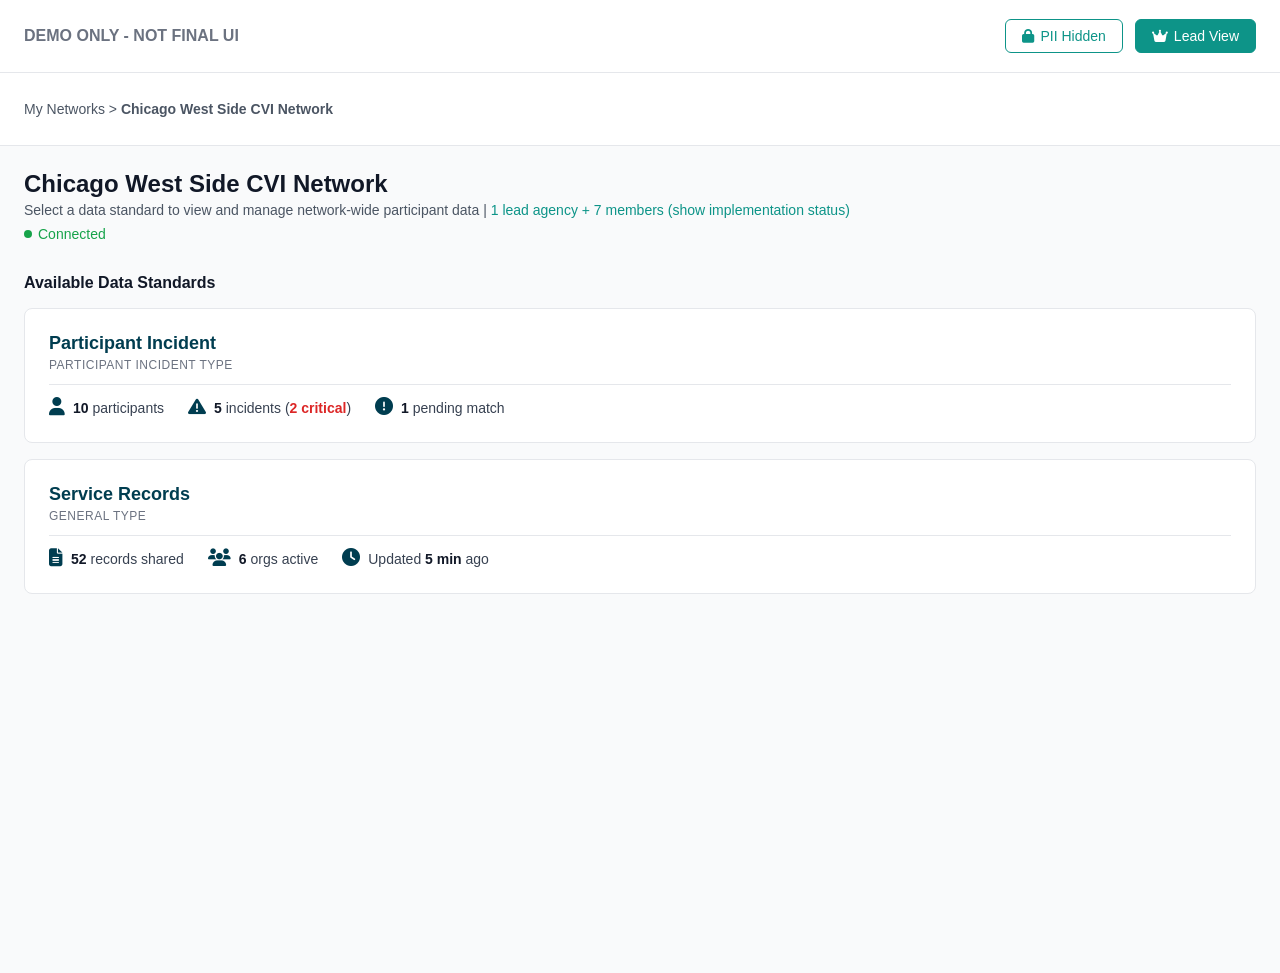
<file: index.html>
<!DOCTYPE html>
<html lang="en">
<head>
    <meta charset="UTF-8">
    <meta name="viewport" content="width=device-width, initial-scale=1.0">
    <title>Network Folder - Chicago West Side CVI Network</title>
    <link rel="stylesheet" href="https://cdnjs.cloudflare.com/ajax/libs/font-awesome/6.4.0/css/all.min.css">
    <style>
        * {
            box-sizing: border-box;
            margin: 0;
            padding: 0;
        }

        :root {
            --primary-teal: #0d9488;
            --primary-teal-hover: #0f766e;
            --dark-teal: #003d50;
            --green: #16a34a;
            --orange: #ea580c;
            --red: #dc2626;
            --blue: #3b82f6;
            --yellow: #eab308;
            --gray-50: #f9fafb;
            --gray-100: #f3f4f6;
            --gray-200: #e5e7eb;
            --gray-300: #d1d5db;
            --gray-400: #9ca3af;
            --gray-500: #6b7280;
            --gray-600: #4b5563;
            --gray-700: #374151;
            --gray-900: #111827;
            --border: #e5e7eb;
        }

        body {
            font-family: -apple-system, BlinkMacSystemFont, 'Segoe UI', Roboto, sans-serif;
            background: var(--gray-50);
            color: var(--gray-900);
            font-size: 14px;
        }

        /* Demo Control Navigation (Always Visible) */
        .demo-control-nav {
            background: white;
            border-bottom: 1px solid var(--border);
            padding: 12px 0;
        }

        .demo-control-nav-content {
            max-width: 1400px;
            margin: 0 auto;
            padding: 0 24px;
            display: flex;
            justify-content: space-between;
            align-items: center;
            min-height: 48px;
            h1 {
                font-size: 16px;
                font-weight: 600;
                color: var(--gray-500);
            }
        }

        .demo-button-group {
            display: flex;
            gap: 12px;
            align-items: center;
        }

        /* Breadcrumb Navigation (Main Pages) */
        .breadcrumb-nav {
            background: white;
            border-bottom: 1px solid var(--border);
            padding: 12px 0;
        }

        .breadcrumb-nav-content {
            max-width: 1400px;
            margin: 0 auto;
            padding: 0 24px;
            display: flex;
            justify-content: flex-start;
            align-items: center;
            min-height: 48px;
        }

        .breadcrumb {
            color: var(--gray-600);
            font-size: 14px;
            text-align: left;
        }

        .breadcrumb a {
            color: var(--gray-600);
            text-decoration: none;
        }

        .breadcrumb a:hover {
            color: var(--gray-900);
        }

        .btn {
            padding: 8px 16px;
            border-radius: 6px;
            font-size: 14px;
            font-weight: 500;
            cursor: pointer;
            border: 1px solid var(--border);
            background: white;
            display: inline-flex;
            align-items: center;
            gap: 6px;
            transition: all 0.2s;
        }

        .btn:hover {
            background: var(--gray-50);
        }

        .btn-primary {
            background: var(--primary-teal);
            color: white;
            border-color: var(--primary-teal);
        }

        .btn-primary:hover {
            background: var(--primary-teal-hover);
        }

        .btn-icon {
            padding: 8px;
            border: none;
            background: none;
        }

        /* Main Container */
        .container {
            max-width: 1400px;
            margin: 0 auto;
            padding: 24px;
        }

        /* Header */
        .page-header {
            margin-bottom: 24px;
        }

        .page-title {
            font-size: 24px;
            font-weight: 600;
            margin-bottom: 4px;
        }

        .page-subtitle {
            color: var(--gray-600);
            font-size: 14px;
        }

        .page-subtitle a {
            color: var(--primary-teal);
            text-decoration: none;
        }

        .header-status {
            display: flex;
            align-items: center;
            gap: 16px;
            margin-top: 8px;
        }

        .status-dot {
            width: 8px;
            height: 8px;
            border-radius: 50%;
            background: var(--green);
            position: relative;
            transition: all 0.3s ease;
        }

        .status-dot.pulse {
            animation: pulse 1.5s ease-out;
        }

        @keyframes pulse {
            0% {
                box-shadow: 0 0 0 0 rgba(22, 163, 74, 0.7);
            }
            50% {
                box-shadow: 0 0 0 6px rgba(22, 163, 74, 0);
            }
            100% {
                box-shadow: 0 0 0 0 rgba(22, 163, 74, 0);
            }
        }

        .status-dot.disconnected {
            background: var(--red);
        }

        .status-dot.connecting {
            background: var(--orange);
            animation: blink 1s ease-in-out infinite;
        }

        @keyframes blink {
            0%, 100% {
                opacity: 1;
            }
            50% {
                opacity: 0.3;
            }
        }

        /* Network Member Organizations Table */
        .member-org-section {
            background: white;
            border: 1px solid var(--border);
            border-radius: 8px;
            margin-bottom: 24px;
            overflow: hidden;
        }

        .section-header {
            padding: 16px 20px;
            border-bottom: 1px solid var(--border);
            display: flex;
            justify-content: space-between;
            align-items: center;
            background: white;
        }

        .section-header h3 {
            font-size: 15px;
            font-weight: 600;
        }

        .close-btn {
            background: none;
            border: none;
            font-size: 18px;
            color: var(--gray-400);
            cursor: pointer;
            padding: 4px 8px;
        }

        .close-btn:hover {
            color: var(--gray-600);
        }

        table {
            width: 100%;
            border-collapse: collapse;
        }

        th {
            text-align: left;
            padding: 12px 20px;
            font-weight: 500;
            font-size: 13px;
            color: var(--gray-600);
            background: var(--gray-50);
            border-bottom: 1px solid var(--border);
        }
        /* Center specific columns in Active Participants table */
        .collapsible-content table tbody tr td:nth-child(2),
        .collapsible-content table tbody tr td:nth-child(4) {
            text-align: center;
        }

        .collapsible-content table thead tr th:nth-child(2),
        .collapsible-content table thead tr th:nth-child(4) {
            text-align: center;
        }

        /* Keep Participant ID and Orgs Matched left-aligned */
        .collapsible-content table tbody tr td:nth-child(1),
        .collapsible-content table tbody tr td:nth-child(3),
        .collapsible-content table thead tr th:nth-child(1),
        .collapsible-content table thead tr th:nth-child(3) {
            text-align: left;
        }


        td {
            padding: 14px 20px;
            border-bottom: 1px solid var(--border);
            font-size: 14px;
        }

        tr:last-child td {
            border-bottom: none;
        }

        tbody tr {
            cursor: pointer;
            transition: background 0.15s;
        }

        tbody tr:hover {
            background: var(--gray-50);
        }

        .org-name {
            display: flex;
            align-items: center;
            gap: 10px;
        }

        .org-icon {
            width: 24px;
            height: 24px;
            background: var(--primary-teal);
            border-radius: 4px;
            display: flex;
            align-items: center;
            justify-content: center;
            color: white;
            font-size: 11px;
            font-weight: 600;
            flex-shrink: 0;
        }

        .role-badge {
            color: var(--primary-teal);
            font-weight: 500;
        }

        .status-active {
            display: flex;
            align-items: center;
            gap: 6px;
            color: var(--green);
            font-weight: 500;
        }

        .status-active::before {
            content: '●';
            font-size: 12px;
        }

        .status-pending {
            display: flex;
            align-items: center;
            gap: 6px;
            color: var(--orange);
            font-weight: 500;
        }

        .status-pending::before {
            content: '●';
            font-size: 12px;
        }

        .status-disconnected {
            display: flex;
            align-items: center;
            gap: 6px;
            color: var(--gray-500);
            font-weight: 500;
        }

        .status-disconnected::before {
            content: '●';
            font-size: 12px;
        }

        .table-footer {
            padding: 12px 20px;
            background: var(--gray-50);
            font-size: 13px;
            color: var(--gray-600);
        }

        /* Tabs */
        .tabs {
            display: flex;
            gap: 4px;
            border-bottom: 1px solid var(--border);
            background: white;
            padding: 0 20px;
        }

        .tab {
            padding: 14px 20px;
            border: none;
            background: none;
            cursor: pointer;
            font-size: 14px;
            font-weight: 500;
            color: var(--gray-600);
            border-bottom: 2px solid transparent;
            transition: all 0.2s;
            display: flex;
            align-items: center;
            gap: 8px;
        }

        .tab:hover {
            color: var(--gray-900);
        }

        .tab.active {
            color: var(--primary-teal);
            border-bottom-color: var(--primary-teal);
        }

        .tab-icon {
            font-size: 16px;
        }

        /* Tab Content Container */
        .tab-content-wrapper {
            background: white;
            border: 1px solid var(--border);
            border-radius: 8px;
            margin-bottom: 24px;
            overflow: hidden;
        }


        .view-activity-link {
            color: var(--primary-teal);
            text-decoration: none;
            font-weight: 500;
            font-size: 14px;
        }

        .view-activity-link:hover {
            text-decoration: underline;
        }

        /* Content Section */
        .content-section {
            background: white;
        }

        .tab-content .content-section:first-child {
            border-top: none;
        }

        .tab-content .content-section:not(:last-child) {
            border-bottom: 1px solid var(--border);
        }

        .content-section-header {
            padding: 20px;
            border-bottom: 1px solid var(--border);
        }

        .content-section-title {
            font-size: 16px;
            font-weight: 600;
            margin-bottom: 4px;
        }

        .content-section-subtitle {
            color: var(--gray-600);
            font-size: 13px;
        }

        .content-section-meta {
            display: flex;
            justify-content: space-between;
            align-items: center;
        }

        .total-count {
            color: var(--gray-600);
            font-size: 13px;
            display: flex;
            align-items: center;
            gap: 6px;
        }

        /* Status Badges */
        .status-badges {
            display: flex;
            gap: 16px;
            padding: 16px 20px;
            border-bottom: 1px solid var(--border);
        }

        .status-badge {
            display: flex;
            align-items: center;
            gap: 6px;
            font-size: 13px;
            font-weight: 500;
        }

        .status-badge.confirmed {
            color: var(--green);
        }

        .status-badge.potential {
            color: var(--orange);
        }

        .status-badge.pending {
            color: var(--blue);
        }

        .status-icon {
            font-size: 16px;
        }

        /* Collapsible Sections */
        .collapsible-section {
            border-bottom: 1px solid var(--border);
        }

        .collapsible-section:last-child {
            border-bottom: none;
        }

        .collapsible-header {
            padding: 16px 20px;
            display: flex;
            align-items: center;
            gap: 12px;
            cursor: pointer;
            user-select: none;
            transition: background 0.2s;
        }

        .collapsible-header:hover {
            background: var(--gray-50);
        }

        .chevron {
            color: var(--gray-400);
            font-size: 14px;
            transition: transform 0.2s;
        }

        .collapsible-section.expanded .chevron {
            transform: rotate(90deg);
        }

        .section-icon {
            font-size: 16px;
            color: var(--gray-500);
        }

        .section-label {
            flex: 1;
            font-weight: 500;
            font-size: 14px;
        }

        .record-count {
            color: var(--gray-500);
            font-size: 13px;
        }

        .collapsible-content {
            display: none;
            padding: 0;
        }

        .collapsible-section.expanded .collapsible-content {
            display: block;
        }

        /* Incident/Participant specific */
        .incident-id {
            font-family: 'Courier New', monospace;
            font-size: 13px;
            font-weight: 600;
        }

        .severity-badge {
            padding: 4px 10px;
            border-radius: 4px;
            font-size: 12px;
            font-weight: 600;
            display: inline-block;
        }

        .severity-critical {
            background: #fee2e2;
            color: var(--red);
        }

        .severity-high {
            background: #fed7aa;
            color: var(--orange);
        }

        .severity-medium {
            background: #fef3c7;
            color: #d97706;
        }

        .severity-low {
            background: #dcfce7;
            color: var(--green);
        }

        /* Org Response Status */
        .response-status {
            display: flex;
            align-items: center;
            gap: 6px;
        }

        .response-circles {
            display: flex;
            gap: 4px;
        }

        .response-circle {
            width: 20px;
            height: 20px;
            border-radius: 50%;
            border: 2px solid var(--border);
            background: white;
        }

        .response-circle.complete {
            background: var(--green);
            border-color: var(--green);
        }

        .response-circle.in-progress {
            background: var(--orange);
            border-color: var(--orange);
        }

        .response-text {
            font-size: 13px;
            color: var(--gray-600);
        }

        /* View Button */
        .view-btn {
            padding: 6px 12px;
            border: 1px solid var(--border);
            background: white;
            border-radius: 4px;
            cursor: pointer;
            font-size: 13px;
            display: flex;
            align-items: center;
            gap: 6px;
            color: var(--gray-700);
        }

        .view-btn:hover {
            background: var(--gray-50);
        }

        /* PII Hidden Button */
        .pii-toggle-btn {
            padding: 8px 16px;
            border: 1.5px solid var(--primary-teal);
            background: white;
            border-radius: 6px;
            color: var(--primary-teal);
            font-weight: 500;
            cursor: pointer;
            display: flex;
            align-items: center;
            gap: 6px;
            font-size: 14px;
        }

        .pii-toggle-btn:hover {
            background: #f0fdfa;
        }

        /* Tab Content */
        .tab-content {
            display: none;
        }

        .tab-content.active {
            display: block;
        }

        /* Match confidence bar */
        .confidence-bar {
            flex: 1;
            height: 6px;
            background: var(--gray-200);
            border-radius: 3px;
            overflow: hidden;
        }

        .confidence-fill {
            height: 100%;
        }

        .confidence-fill.high {
            background: var(--green);
        }

        .confidence-fill.potential {
            background: var(--orange);
        }

        .confidence-fill.low {
            background: var(--gray-400);
        }

        /* Participant badges */
        .participant-tag {
            display: inline-flex;
            align-items: center;
            gap: 4px;
            padding: 3px 8px;
            background: var(--gray-100);
            border-radius: 4px;
            font-size: 12px;
            color: var(--gray-700);
            margin-right: 6px;
        }

        .risk-badge {
            padding: 3px 8px;
            border-radius: 4px;
            font-size: 12px;
            font-weight: 600;
            background: #fee2e2;
            color: var(--red);
        }

        /* Modal */
        .modal {
            display: none;
            position: fixed;
            inset: 0;
            background: rgba(0,0,0,0.5);
            z-index: 1000;
            align-items: center;
            justify-content: center;
            padding: 2rem;
        }

        .modal.active {
            display: flex;
        }

        .modal-content {
            background: white;
            border-radius: 8px;
            max-width: 900px;
            width: 100%;
            max-height: 90vh;
            overflow-y: auto;
        }

        .modal-content.modal-large {
            max-width: 1200px;
        }

        .modal-header {
            padding: 20px;
            border-bottom: 1px solid var(--border);
            display: flex;
            justify-content: space-between;
            align-items: center;
        }

        .modal-title {
            font-size: 20px;
            font-weight: 600;
        }

        .modal-subtitle {
            font-size: 14px;
            color: var(--gray-600);
            margin-top: 4px;
        }

        .modal-body {
            padding: 24px;
        }

        .modal-footer {
            padding: 16px 24px;
            border-top: 1px solid var(--border);
            display: flex;
            justify-content: space-between;
            align-items: center;
            background: var(--gray-50);
        }

        /* Consensus Builder Styles */
        /* Match Review Modal Styles */
        .match-review-modal .modal-content {
            max-width: 1100px;
        }

        .match-comparison {
            display: grid;
            grid-template-columns: 1fr auto 1fr;
            gap: 32px;
            align-items: start;
            margin: 24px 0;
        }

        .participant-card {
            background: var(--gray-50);
            border: 2px solid var(--border);
            border-radius: 12px;
            padding: 20px;
        }

        .participant-card-header {
            display: flex;
            align-items: center;
            gap: 12px;
            margin-bottom: 16px;
            padding-bottom: 16px;
            border-bottom: 1px solid var(--border);
        }

        .org-logo {
            width: 48px;
            height: 48px;
            border-radius: 8px;
            background: var(--primary-teal);
            display: flex;
            align-items: center;
            justify-content: center;
            color: white;
            font-weight: 700;
            font-size: 18px;
        }

        .org-logo.secondary {
            background: var(--blue);
        }

        .participant-card-title {
            flex: 1;
        }

        .org-name {
            font-size: 14px;
            font-weight: 600;
            color: var(--gray-900);
            margin-bottom: 4px;
        }

        .record-id {
            font-size: 12px;
            color: var(--gray-600);
        }

        .field-comparison {
            display: flex;
            flex-direction: column;
            gap: 16px;
        }

        .field-row {
            display: flex;
            align-items: flex-start;
            gap: 12px;
        }

        .field-label {
            font-size: 12px;
            font-weight: 600;
            color: var(--gray-600);
            text-transform: uppercase;
            letter-spacing: 0.5px;
            margin-bottom: 4px;
        }

        .field-value {
            font-size: 15px;
            color: var(--gray-900);
            font-weight: 500;
        }

        .match-indicator {
            flex-shrink: 0;
            width: 24px;
            height: 24px;
            border-radius: 50%;
            display: flex;
            align-items: center;
            justify-content: center;
            font-size: 12px;
        }

        .match-indicator.match {
            background: #dcfce7;
            color: var(--green);
        }

        .match-indicator.similar {
            background: #fef3c7;
            color: #f59e0b;
        }

        .match-indicator.no-match {
            background: #fee2e2;
            color: var(--red);
        }

        .score-circle-container {
            display: flex;
            flex-direction: column;
            align-items: center;
            justify-content: center;
            padding-top: 40px;
        }

        .score-circle {
            width: 140px;
            height: 140px;
            border-radius: 50%;
            display: flex;
            flex-direction: column;
            align-items: center;
            justify-content: center;
            position: relative;
            background: conic-gradient(
                var(--primary-teal) 0deg,
                var(--primary-teal) calc(var(--score) * 3.6deg),
                var(--gray-200) calc(var(--score) * 3.6deg),
                var(--gray-200) 360deg
            );
            box-shadow: 0 8px 24px rgba(0,0,0,0.12);
        }

        .score-circle::before {
            content: '';
            position: absolute;
            width: 108px;
            height: 108px;
            border-radius: 50%;
            background: white;
        }

        .score-number {
            position: relative;
            z-index: 1;
            font-size: 48px;
            font-weight: 700;
            color: var(--gray-900);
            line-height: 1;
        }

        .score-label {
            position: relative;
            z-index: 1;
            font-size: 13px;
            color: var(--gray-600);
            margin-top: 4px;
        }

        .confidence-badge {
            margin-top: 16px;
            padding: 8px 16px;
            border-radius: 20px;
            font-size: 13px;
            font-weight: 600;
            text-align: center;
        }

        .confidence-badge.high {
            background: #dcfce7;
            color: #166534;
        }

        .confidence-badge.medium {
            background: #fef3c7;
            color: #92400e;
        }

        .confidence-badge.low {
            background: #fee2e2;
            color: #991b1b;
        }

        .algorithm-breakdown {
            background: var(--gray-50);
            border: 1px solid var(--border);
            border-radius: 8px;
            padding: 20px;
            margin-top: 24px;
        }

        .breakdown-title {
            font-size: 14px;
            font-weight: 600;
            color: var(--gray-900);
            margin-bottom: 16px;
            display: flex;
            align-items: center;
            gap: 8px;
        }

        .breakdown-row {
            display: grid;
            grid-template-columns: 2fr 1fr 1fr;
            gap: 16px;
            padding: 12px 0;
            border-bottom: 1px solid var(--border);
            align-items: center;
        }

        .breakdown-row:last-child {
            border-bottom: none;
            font-weight: 600;
            color: var(--gray-900);
        }

        .breakdown-criterion {
            font-size: 13px;
            color: var(--gray-700);
        }

        .breakdown-bar {
            height: 8px;
            background: var(--gray-200);
            border-radius: 4px;
            overflow: hidden;
        }

        .breakdown-bar-fill {
            height: 100%;
            background: var(--primary-teal);
            transition: width 0.5s ease;
        }

        .breakdown-points {
            font-size: 14px;
            color: var(--gray-900);
            text-align: right;
        }

        .match-actions {
            display: flex;
            gap: 12px;
            justify-content: flex-end;
            margin-top: 24px;
        }

        .btn-reject {
            background: white;
            color: var(--red);
            border: 2px solid var(--red);
        }

        .btn-reject:hover {
            background: #fee2e2;
        }

        .btn-review {
            background: white;
            color: var(--gray-700);
            border: 2px solid var(--gray-300);
        }

        .btn-review:hover {
            background: var(--gray-50);
        }

        .btn-confirm {
            background: var(--green);
            color: white;
            border: 2px solid var(--green);
        }

        .btn-confirm:hover {
            background: #15803d;
        }

        @media (max-width: 900px) {
            .match-comparison {
                grid-template-columns: 1fr;
                gap: 24px;
            }

            .score-circle-container {
                order: -1;
                padding-top: 0;
                padding-bottom: 24px;
            }
        }

        .consensus-intro {
            background: #fef3c7;
            border: 1px solid #fde68a;
            border-radius: 6px;
            padding: 12px 16px;
            margin-bottom: 24px;
            display: flex;
            align-items: flex-start;
            gap: 12px;
        }

        .consensus-intro-icon {
            color: #d97706;
            font-size: 18px;
            flex-shrink: 0;
            margin-top: 2px;
        }

        .consensus-intro-text {
            font-size: 14px;
            color: var(--gray-700);
            line-height: 1.5;
        }

        .consensus-field-group {
            margin-bottom: 32px;
        }

        .consensus-field-label {
            font-size: 15px;
            font-weight: 600;
            color: var(--gray-900);
            margin-bottom: 12px;
            display: flex;
            align-items: center;
            gap: 8px;
        }

        .consensus-grid {
            display: grid;
            gap: 12px;
        }

        .consensus-option {
            border: 2px solid var(--border);
            border-radius: 8px;
            padding: 12px 16px;
            display: flex;
            align-items: center;
            gap: 12px;
            cursor: pointer;
            transition: all 0.2s;
            background: white;
        }

        .consensus-option:hover {
            border-color: var(--primary-teal);
            background: var(--gray-50);
        }

        .consensus-option.selected {
            border-color: var(--primary-teal);
            background: #f0fdfa;
            box-shadow: 0 0 0 3px rgba(13, 148, 136, 0.1);
        }

        .consensus-option.majority {
            background: #dcfce7;
            border-color: var(--green);
        }

        .consensus-option.majority.selected {
            background: #dcfce7;
            border-color: var(--green);
            box-shadow: 0 0 0 3px rgba(22, 163, 74, 0.1);
        }

        .consensus-radio {
            width: 20px;
            height: 20px;
            border: 2px solid var(--gray-400);
            border-radius: 50%;
            display: flex;
            align-items: center;
            justify-content: center;
            flex-shrink: 0;
            transition: all 0.2s;
        }

        .consensus-option.selected .consensus-radio {
            border-color: var(--primary-teal);
            background: var(--primary-teal);
        }

        .consensus-option.majority .consensus-radio {
            border-color: var(--green);
        }

        .consensus-option.majority.selected .consensus-radio {
            border-color: var(--green);
            background: var(--green);
        }

        .consensus-radio-inner {
            width: 8px;
            height: 8px;
            border-radius: 50%;
            background: white;
            opacity: 0;
            transition: opacity 0.2s;
        }

        .consensus-option.selected .consensus-radio-inner {
            opacity: 1;
        }

        .consensus-option-content {
            flex: 1;
            display: flex;
            align-items: center;
            justify-content: space-between;
            gap: 16px;
        }

        .consensus-option-value {
            font-size: 14px;
            color: var(--gray-900);
            font-weight: 500;
        }

        .consensus-option-meta {
            display: flex;
            align-items: center;
            gap: 12px;
            flex-shrink: 0;
        }

        .consensus-org-badges {
            display: flex;
            gap: 4px;
            flex-wrap: wrap;
        }

        .consensus-org-badge {
            background: var(--gray-200);
            color: var(--gray-700);
            padding: 3px 8px;
            border-radius: 4px;
            font-size: 11px;
            font-weight: 600;
        }

        .consensus-vote-count {
            display: flex;
            align-items: center;
            gap: 6px;
            font-size: 13px;
            color: var(--gray-600);
            font-weight: 500;
        }

        .consensus-vote-count i {
            color: var(--primary-teal);
        }

        .consensus-option.majority .consensus-vote-count {
            color: var(--green);
        }

        .consensus-option.majority .consensus-vote-count i {
            color: var(--green);
        }

        .consensus-majority-badge {
            background: var(--green);
            color: white;
            padding: 3px 8px;
            border-radius: 4px;
            font-size: 11px;
            font-weight: 600;
            display: flex;
            align-items: center;
            gap: 4px;
        }

        .consensus-stats {
            display: flex;
            gap: 24px;
            padding: 12px 0;
            border-top: 1px solid var(--border);
            margin-top: 16px;
            font-size: 13px;
        }

        .consensus-stat {
            display: flex;
            align-items: center;
            gap: 6px;
            color: var(--gray-600);
        }

        .consensus-stat strong {
            color: var(--gray-900);
        }

        /* Conflict Warning in Table */
        .conflict-row {
            background: #fffbeb !important;
            border-left: 3px solid #f59e0b;
        }

        .conflict-row:hover {
            background: #fef3c7 !important;
        }

        .conflict-badge {
            display: inline-flex;
            align-items: center;
            gap: 4px;
            padding: 3px 8px;
            border-radius: 4px;
            font-size: 11px;
            font-weight: 600;
            background: #fef3c7;
            color: #b45309;
            border: 1px solid #fde68a;
        }

        .conflict-badge i {
            font-size: 10px;
        }

        /* Org Confirmation Badges */
        .org-confirmation-list {
            display: flex;
            flex-wrap: wrap;
            gap: 4px;
            align-items: center;
        }

        .org-confirmation-badge {
            display: inline-flex;
            align-items: center;
            gap: 4px;
            padding: 3px 8px;
            border-radius: 4px;
            font-size: 11px;
            font-weight: 600;
            background: #dcfce7;
            color: #166534;
            border: 1px solid #bbf7d0;
        }

        .org-confirmation-badge.pending {
            background: #fef3c7;
            color: #92400e;
            border: 1px solid #fde68a;
        }

        .org-confirmation-badge i {
            font-size: 10px;
        }

        .org-confirmation-count {
            font-size: 12px;
            color: var(--gray-600);
            font-weight: 500;
        }

        /* Pagination */
        .pagination-footer {
            display: flex;
            justify-content: space-between;
            align-items: center;
            padding: 12px 20px;
            border-top: 1px solid var(--border);
            background: var(--gray-50);
            font-size: 13px;
        }

        .pagination-info {
            color: var(--gray-600);
        }

        .pagination-controls {
            display: flex;
            gap: 8px;
            align-items: center;
        }

        .pagination-per-page {
            display: flex;
            align-items: center;
            gap: 8px;
        }

        .pagination-per-page select {
            min-width: 60px;
            padding: 6px 32px 6px 12px;
            border: 1px solid var(--border);
            border-radius: 4px;
            background: white;
            color: var(--gray-700);
            font-size: 13px;
            cursor: pointer;
            appearance: none;
            background-image: url("data:image/svg+xml,%3Csvg xmlns='http://www.w3.org/2000/svg' width='12' height='12' viewBox='0 0 12 12'%3E%3Cpath fill='%236b7280' d='M6 9L2 5h8z'/%3E%3C/svg%3E");
            background-repeat: no-repeat;
            background-position: right 8px center;
        }

        .pagination-arrow {
            width: 32px;
            height: 32px;
            border: 1px solid var(--border);
            border-radius: 4px;
            background: white;
            color: var(--gray-600);
            display: flex;
            align-items: center;
            justify-content: center;
            cursor: pointer;
            transition: all 0.2s;
        }

        .pagination-arrow:hover:not(:disabled) {
            background: var(--gray-50);
            border-color: var(--gray-400);
        }

        .pagination-arrow:disabled {
            opacity: 0.3;
            cursor: not-allowed;
        }

        .pagination-current {
            min-width: 32px;
            height: 32px;
            padding: 0 12px;
            border: 1px solid var(--border);
            border-radius: 4px;
            background: white;
            display: flex;
            align-items: center;
            justify-content: center;
            font-size: 13px;
            color: var(--gray-700);
        }

        /* Inline Status Key */
        .status-key-inline {
            display: flex;
            align-items: center;
            gap: 12px;
            font-size: 13px;
            color: var(--gray-700);
        }

        .status-key-item {
            position: relative;
            cursor: help;
        }

        .status-key-badge {
            cursor: help;
            font-size: 11px;
            transition: transform 0.2s ease;
        }

        .status-key-badge:hover {
            transform: scale(1.05);
        }

        .match-status-tooltip {
            position: relative;
        }

        .match-status-tooltip .tooltip-content {
            display: none;
            position: absolute;
            bottom: calc(100% + 12px);
            left: 50%;
            transform: translateX(-50%);
            background: var(--gray-900);
            color: white;
            padding: 12px 16px;
            border-radius: 8px;
            font-size: 13px;
            white-space: nowrap;
            z-index: 1000;
            box-shadow: 0 4px 16px rgba(0,0,0,0.3);
            min-width: 280px;
        }

        .match-status-tooltip .tooltip-content::after {
            content: '';
            position: absolute;
            top: 100%;
            left: 50%;
            transform: translateX(-50%);
            border: 8px solid transparent;
            border-top-color: var(--gray-900);
        }

        .match-status-tooltip:hover .tooltip-content {
            display: block;
        }

        .tooltip-status-item {
            margin: 8px 0;
            display: flex;
            align-items: center;
            gap: 8px;
        }

        .tooltip-status-item:first-child {
            margin-top: 0;
        }

        .tooltip-status-item:last-child {
            margin-bottom: 0;
        }


        .score-display {
            text-align: center;
            padding: 2rem;
        }

        .score-circle {
            width: 120px;
            height: 120px;
            margin: 0 auto 1rem;
            border-radius: 50%;
            background: var(--gray-100);
            display: flex;
            flex-direction: column;
            align-items: center;
            justify-content: center;
        }

        .score-value {
            font-size: 2rem;
            font-weight: 700;
        }

        .score-label {
            font-size: 0.85rem;
            color: var(--gray-600);
        }

        .match-reasons {
            background: #fef3c7;
            padding: 1rem;
            border-radius: 6px;
            margin: 1.5rem 0;
            border-left: 4px solid var(--orange);
        }

        .match-reasons ul {
            margin-top: 0.5rem;
            margin-left: 1.5rem;
            color: var(--gray-700);
        }

        .match-reasons li {
            margin-bottom: 0.25rem;
        }

        /* Participant Detail Page Styles */
        #participant-detail-page {
            display: none;
            background: var(--gray-50);
            min-height: 100vh;
        }

        .detail-top-nav {
            background: white;
            border-bottom: 1px solid var(--border);
            padding: 12px 0;
        }

        .detail-top-nav-content {
            max-width: 1400px;
            margin: 0 auto;
            padding: 0 24px;
            display: flex;
            justify-content: space-between;
            align-items: center;
        }

        .detail-back-link {
            color: var(--gray-600);
            text-decoration: none;
            display: flex;
            align-items: center;
            gap: 4px;
            font-size: 14px;
            flex-shrink: 1;
            min-width: 0;
        }

        .detail-back-link:hover {
            color: var(--gray-900);
        }

        .detail-actions {
            display: flex;
            gap: 8px;
            flex-shrink: 0;
        }

        /* Secondary Navigation (App-level) */
        .secondary-nav {
            background: white;
            border-bottom: 1px solid var(--border);
            padding: 12px 0;
        }

        .secondary-nav-content {
            max-width: 1400px;
            margin: 0 auto;
            padding: 0 24px;
            display: flex;
            justify-content: space-between;
            align-items: center;
            min-height: 48px;
        }

        .secondary-breadcrumb {
            color: var(--gray-600);
            font-size: 14px;
        }

        .secondary-breadcrumb a {
            color: var(--gray-600);
            text-decoration: none;
        }

        .secondary-breadcrumb a:hover {
            color: var(--gray-900);
        }

        .secondary-breadcrumb strong {
            color: var(--gray-900);
        }

        .secondary-actions {
            display: flex;
            gap: 8px;
            flex-shrink: 0;
        }

        .participant-header-card {
            background: white;
            border: 1px solid var(--border);
            border-radius: 8px;
            padding: 24px;
            margin-bottom: 20px;
        }

        .participant-header-top {
            display: flex;
            align-items: flex-start;
            gap: 16px;
            margin-bottom: 20px;
            padding-bottom: 20px;
            border-bottom: 1px solid var(--border);
        }

        .participant-avatar {
            width: 48px;
            height: 48px;
            border-radius: 50%;
            background: var(--primary-teal);
            color: white;
            display: flex;
            align-items: center;
            justify-content: center;
            font-size: 24px;
            flex-shrink: 0;
        }

        .participant-header-info {
            flex: 1;
        }

        .participant-id-row {
            display: flex;
            align-items: center;
            gap: 8px;
            margin-bottom: 6px;
        }

        .participant-id {
            font-size: 20px;
            font-weight: 600;
            color: var(--gray-900);
        }

        .badge-confirmed {
            background: #dcfce7;
            color: var(--green);
            padding: 4px 10px;
            border-radius: 12px;
            font-size: 12px;
            font-weight: 500;
            display: inline-flex;
            align-items: center;
            gap: 4px;
        }

        .badge-risk {
            background: #fee2e2;
            color: var(--red);
            padding: 4px 10px;
            border-radius: 12px;
            font-size: 12px;
            font-weight: 500;
            display: inline-flex;
            align-items: center;
            gap: 4px;
        }

        .participant-meta {
            font-size: 13px;
            color: var(--gray-600);
        }

        .header-contact-row {
            display: flex;
            gap: 32px;
            align-items: center;
        }

        .contact-item {
            display: flex;
            align-items: center;
            gap: 8px;
            font-size: 13px;
        }

        .contact-label {
            color: var(--gray-600);
        }

        .contact-value {
            color: var(--gray-900);
            font-weight: 500;
        }

        .section-card {
            background: white;
            border: 1px solid var(--border);
            border-radius: 8px;
            padding: 24px;
            margin-bottom: 20px;
            margin-top: 24px;
        }

        .section-title {
            font-size: 16px;
            font-weight: 600;
            color: var(--gray-900);
            margin-bottom: 6px;
        }

        .section-subtitle {
            font-size: 13px;
            color: var(--gray-600);
            margin-bottom: 16px;
        }

        .identity-table {
            width: 100%;
            border-collapse: collapse;
            border: 1px solid var(--border);
        }

        .identity-table th {
            text-align: left;
            padding: 10px 12px;
            background: var(--gray-50);
            font-size: 12px;
            font-weight: 600;
            color: var(--gray-700);
            border-bottom: 1px solid var(--border);
        }

        .identity-table td {
            padding: 12px;
            border-bottom: 1px solid var(--border);
            font-size: 13px;
        }

        .identity-table tr:last-child td {
            border-bottom: none;
        }

        .org-row {
            display: flex;
            align-items: center;
            gap: 8px;
        }

        .org-icon-small {
            width: 32px;
            height: 32px;
            border-radius: 6px;
            background: var(--primary-teal);
            color: white;
            display: flex;
            align-items: center;
            justify-content: center;
            font-size: 11px;
            font-weight: 600;
            flex-shrink: 0;
        }

        .org-name-text {
            font-size: 13px;
            font-weight: 500;
            color: var(--gray-900);
        }

        .check-yes {
            color: var(--green);
            font-weight: 600;
            display: flex;
            align-items: center;
            gap: 4px;
        }

        .org-card {
            border: 1px solid var(--border);
            border-radius: 8px;
            padding: 16px;
            margin-bottom: 12px;
        }

        .org-card-header {
            display: flex;
            justify-content: space-between;
            align-items: center;
            margin-bottom: 12px;
        }

        .org-card-left {
            display: flex;
            align-items: center;
            gap: 10px;
        }

        .org-badge {
            padding: 4px 10px;
            border-radius: 12px;
            font-size: 11px;
            font-weight: 600;
        }

        .org-badge-lead {
            background: #dbeafe;
            color: var(--blue);
        }

        .org-badge-referred {
            background: #e0e7ff;
            color: #6366f1;
        }

        .org-badge-supporting {
            background: var(--gray-100);
            color: var(--gray-700);
        }

        .org-since {
            font-size: 12px;
            color: var(--gray-500);
        }

        .org-services {
            display: flex;
            flex-wrap: wrap;
            gap: 6px;
            align-items: center;
        }

        .org-services-label {
            font-size: 12px;
            color: var(--gray-600);
            margin-right: 4px;
        }

        .service-tag {
            background: var(--gray-100);
            padding: 4px 10px;
            border-radius: 4px;
            font-size: 12px;
            color: var(--gray-700);
        }

        .two-column-layout {
            display: grid;
            grid-template-columns: 1fr 2fr;
            gap: 20px;
            margin-bottom: 20px;
        }

        .program-list {
            list-style: none;
            padding: 0;
        }

        .program-list li {
            padding: 8px 0;
            border-bottom: 1px solid var(--border);
            font-size: 13px;
            color: var(--gray-700);
            position: relative;
            padding-left: 16px;
        }

        .program-list li:before {
            content: "•";
            position: absolute;
            left: 0;
            color: var(--primary-teal);
            font-weight: bold;
        }

        .program-list li:last-child {
            border-bottom: none;
        }

        .activity-item {
            padding: 12px 0;
            border-bottom: 1px solid var(--border);
        }

        .activity-item:last-child {
            border-bottom: none;
        }

        .activity-date {
            font-size: 12px;
            color: var(--primary-teal);
            margin-bottom: 4px;
            font-weight: 500;
        }

        .activity-org-name {
            color: var(--primary-teal);
            font-weight: 500;
        }

        .activity-text {
            font-size: 13px;
            color: var(--gray-700);
            line-height: 1.5;
        }

        .incident-item {
            display: flex;
            align-items: center;
            justify-content: space-between;
            padding: 12px 0;
            border-bottom: 1px solid var(--border);
        }

        .incident-item:last-child {
            border-bottom: none;
        }

        .incident-left {
            display: flex;
            align-items: center;
            gap: 12px;
        }

        .incident-icon {
            width: 36px;
            height: 36px;
            border-radius: 50%;
            background: #fee2e2;
            color: var(--red);
            display: flex;
            align-items: center;
            justify-content: center;
            font-size: 16px;
            flex-shrink: 0;
        }

        .incident-icon.medium {
            background: #fed7aa;
            color: var(--orange);
        }

        .incident-info {
            flex: 1;
        }

        .incident-title {
            font-size: 14px;
            font-weight: 600;
            color: var(--gray-900);
            margin-bottom: 2px;
        }

        .incident-details {
            font-size: 12px;
            color: var(--gray-600);
        }

        .incident-severity {
            padding: 4px 10px;
            border-radius: 12px;
            font-size: 11px;
            font-weight: 600;
        }

        .incident-severity.critical {
            background: #fee2e2;
            color: var(--red);
        }

        .incident-severity.medium {
            background: #fed7aa;
            color: var(--orange);
        }

        /* Network Overview Page Styles */
        #network-overview-page {
            display: none;
            background: var(--gray-50);
            min-height: 100vh;
        }

        .data-standard-card {
            background: white;
            border: 1px solid var(--border);
            border-radius: 8px;
            padding: 24px;
            margin-bottom: 16px;
            cursor: pointer;
            transition: all 0.2s;
        }

        .data-standard-card:hover {
            border-color: var(--primary-teal);
            box-shadow: 0 2px 8px rgba(13, 148, 136, 0.1);
        }

        .data-standard-header {
            display: flex;
            justify-content: space-between;
            align-items: flex-start;
            margin-bottom: 12px;
        }

        .data-standard-title {
            font-size: 18px;
            font-weight: 600;
            color: var(--dark-teal);
            margin-bottom: 4px;
        }

        .data-standard-type {
            font-size: 12px;
            color: var(--gray-500);
            text-transform: uppercase;
            letter-spacing: 0.5px;
        }

        .data-standard-icon {
            width: 48px;
            height: 48px;
            border-radius: 8px;
            background: var(--dark-teal);
            color: white;
            display: flex;
            align-items: center;
            justify-content: center;
            font-size: 24px;
            flex-shrink: 0;
        }

        .data-standard-stats {
            display: flex;
            gap: 24px;
            padding-top: 12px;
            border-top: 1px solid var(--border);
        }

        .stat-item {
            display: flex;
            align-items: center;
            gap: 8px;
            font-size: 14px;
            color: var(--gray-700);
        }

        .stat-icon {
            font-size: 18px;
            color: var(--dark-teal);
        }

        .stat-value {
            font-weight: 600;
            color: var(--gray-900);
        }

        .stat-critical {
            color: var(--red);
            font-weight: 600;
        }

        /* Incident Detail Page Styles */
        #incident-detail-page {
            display: none;
            background: var(--gray-50);
            min-height: 100vh;
        }

        .incident-header-card {
            background: white;
            border: 1px solid var(--border);
            border-radius: 8px;
            padding: 24px;
            margin-bottom: 20px;
        }

        .incident-title-row {
            display: flex;
            align-items: center;
            gap: 12px;
            margin-bottom: 8px;
        }

        .incident-title-text {
            font-size: 24px;
            font-weight: 600;
            color: var(--gray-900);
        }

        .badge-critical {
            background: var(--red);
            color: white;
            padding: 4px 12px;
            border-radius: 12px;
            font-size: 12px;
            font-weight: 600;
        }

        .incident-subtitle {
            font-size: 13px;
            color: var(--gray-600);
            margin-bottom: 16px;
        }

        .org-badges-row {
            display: flex;
            gap: 8px;
            margin-bottom: 20px;
            padding-bottom: 20px;
            border-bottom: 1px solid var(--border);
        }

        .org-badge-pill {
            padding: 4px 12px;
            border-radius: 12px;
            font-size: 12px;
            font-weight: 500;
            background: var(--gray-100);
            color: var(--gray-700);
        }

        .incident-meta-row {
            display: grid;
            grid-template-columns: 1fr 1fr 1fr;
            gap: 24px;
            margin-bottom: 16px;
        }

        .incident-meta-item {
            display: flex;
            align-items: flex-start;
            gap: 8px;
        }

        .incident-meta-icon {
            color: var(--gray-400);
            font-size: 16px;
            margin-top: 2px;
        }

        .incident-meta-content {
            flex: 1;
        }

        .incident-meta-label {
            font-size: 11px;
            color: var(--gray-500);
            margin-bottom: 2px;
        }

        .incident-meta-value {
            font-size: 14px;
            color: var(--gray-900);
            font-weight: 500;
        }

        .incident-tags-row {
            display: flex;
            gap: 8px;
            flex-wrap: wrap;
        }

        .incident-tag {
            padding: 4px 12px;
            border-radius: 12px;
            font-size: 12px;
            font-weight: 500;
            background: var(--gray-100);
            color: var(--gray-700);
        }

        .description-box {
            background: white;
            border: 1px solid var(--border);
            border-radius: 8px;
            padding: 20px;
            margin-bottom: 20px;
        }

        .description-title {
            font-size: 14px;
            font-weight: 600;
            color: var(--gray-900);
            margin-bottom: 12px;
        }

        .description-text {
            font-size: 14px;
            color: var(--gray-700);
            line-height: 1.6;
        }

        .involved-persons-box {
            background: white;
            border: 1px solid var(--border);
            border-radius: 8px;
            padding: 20px;
            margin-bottom: 32px;
        }

        .person-item {
            display: flex;
            align-items: center;
            gap: 12px;
            margin-bottom: 16px;
        }

        .person-item:last-child {
            margin-bottom: 0;
        }

        .person-avatar-small {
            width: 40px;
            height: 40px;
            border-radius: 50%;
            background: var(--primary-teal);
            color: white;
            display: flex;
            align-items: center;
            justify-content: center;
            font-size: 18px;
        }

        .person-name {
            font-size: 14px;
            font-weight: 500;
            color: var(--gray-900);
        }

        .person-id {
            font-size: 12px;
            color: var(--gray-600);
        }

        .response-status-section {
            background: white;
            border: 1px solid var(--border);
            border-radius: 8px;
            padding: 20px;
        }

        .response-status-header {
            display: flex;
            justify-content: space-between;
            align-items: center;
            margin-bottom: 16px;
        }

        .response-legend {
            display: flex;
            gap: 16px;
            font-size: 12px;
        }

        .legend-item {
            display: flex;
            align-items: center;
            gap: 4px;
            color: var(--gray-600);
        }

        .org-response-card {
            border: 1px solid var(--border);
            border-radius: 8px;
            padding: 16px;
            margin-bottom: 12px;
            background: var(--gray-50);
        }

        .org-response-header {
            display: flex;
            justify-content: space-between;
            align-items: center;
            margin-bottom: 16px;
        }

        .org-response-left {
            display: flex;
            align-items: center;
            gap: 10px;
        }

        .org-response-name {
            font-size: 14px;
            font-weight: 600;
            color: var(--gray-900);
        }

        .status-badge-progress {
            background: #fed7aa;
            color: var(--orange);
            padding: 4px 10px;
            border-radius: 12px;
            font-size: 11px;
            font-weight: 600;
        }

        .status-badge-not-started {
            background: var(--gray-200);
            color: var(--gray-700);
            padding: 4px 10px;
            border-radius: 12px;
            font-size: 11px;
            font-weight: 600;
        }

        .actions-grid {
            display: grid;
            grid-template-columns: repeat(3, 1fr);
            gap: 16px;
            margin-bottom: 16px;
        }

        .actions-column {
            background: white;
            padding: 12px;
            border-radius: 6px;
        }

        .actions-column-title {
            font-size: 11px;
            font-weight: 600;
            text-transform: uppercase;
            margin-bottom: 10px;
        }

        .actions-column-title.planned {
            color: var(--gray-600);
        }

        .actions-column-title.in-progress {
            color: var(--orange);
        }

        .actions-column-title.completed {
            color: var(--green);
        }

        .action-item {
            display: flex;
            align-items: flex-start;
            gap: 8px;
            font-size: 13px;
            margin-bottom: 8px;
            color: var(--gray-700);
        }

        .action-checkbox {
            margin-top: 2px;
            color: var(--gray-400);
        }

        .action-checkbox.checked {
            color: var(--green);
        }

        .org-response-actions {
            display: flex;
            gap: 8px;
        }

        /* Map Section Styles */
        .map-section {
            background: white;
            border: 1px solid var(--border);
            border-radius: 8px;
            padding: 20px;
            margin-bottom: 24px;
        }

        .map-container {
            width: 100%;
            height: 400px;
            background: var(--gray-100);
            border-radius: 8px;
            position: relative;
            overflow: hidden;
            margin-top: 12px;
        }

        .map-placeholder {
            width: 100%;
            height: 100%;
            background: linear-gradient(135deg, #e6f3f0 0%, #d4e8e4 100%);
            position: relative;
        }

        .map-marker {
            position: absolute;
            top: 50%;
            left: 50%;
            width: 40px;
            height: 40px;
            background: var(--red);
            border-radius: 50% 50% 50% 0;
            transform: translate(-50%, -100%) rotate(-45deg);
            box-shadow: 0 4px 12px rgba(0,0,0,0.3);
        }

        .map-marker::before {
            content: '';
            position: absolute;
            top: 50%;
            left: 50%;
            transform: translate(-50%, -50%);
            width: 20px;
            height: 20px;
            background: white;
            border-radius: 50%;
        }

        .map-controls {
            position: absolute;
            top: 16px;
            right: 16px;
            display: flex;
            flex-direction: column;
            gap: 8px;
        }

        .map-control-btn {
            width: 32px;
            height: 32px;
            background: white;
            border: 1px solid var(--border);
            border-radius: 4px;
            display: flex;
            align-items: center;
            justify-content: center;
            cursor: pointer;
            box-shadow: 0 2px 4px rgba(0,0,0,0.1);
            font-size: 14px;
            color: var(--gray-700);
        }

        .map-control-btn:hover {
            background: var(--gray-50);
        }

        .map-info-box {
            position: absolute;
            bottom: 16px;
            left: 16px;
            background: white;
            padding: 12px;
            border-radius: 8px;
            box-shadow: 0 2px 8px rgba(0,0,0,0.15);
            font-size: 13px;
        }

        .map-info-title {
            font-weight: 600;
            margin-bottom: 4px;
        }

        .map-info-address {
            color: var(--gray-600);
            font-size: 12px;
        }

        .map-legend {
            position: absolute;
            top: 16px;
            left: 16px;
            background: white;
            padding: 8px 12px;
            border-radius: 6px;
            box-shadow: 0 2px 4px rgba(0,0,0,0.1);
            font-size: 11px;
            color: var(--gray-600);
        }

        /* Involved Persons Table Styles */
        .involved-persons-section {
            background: white;
            border: 1px solid var(--border);
            border-radius: 8px;
            padding: 20px;
            margin-bottom: 24px;
        }

        .involved-persons-table {
            width: 100%;
            border-collapse: collapse;
            margin-top: 12px;
            border: 1px solid var(--border);
        }

        .involved-persons-table th {
            text-align: left;
            padding: 12px;
            border-bottom: 1px solid var(--border);
            font-size: 12px;
            font-weight: 600;
            color: var(--gray-600);
            text-transform: uppercase;
            letter-spacing: 0.05em;
        }

        .involved-persons-table th:first-child {
            border-left: 1px solid var(--border);
        }

        .involved-persons-table th:last-child {
            border-right: 1px solid var(--border);
        }

        .involved-persons-table thead tr:first-child th {
            border-top: 1px solid var(--border);
        }

        .involved-persons-table td {
            padding: 16px 12px;
            border-bottom: 1px solid var(--border);
            font-size: 14px;
        }

        .involved-persons-table td:first-child {
            border-left: 1px solid var(--border);
        }

        .involved-persons-table td:last-child {
            border-right: 1px solid var(--border);
        }

        .involved-persons-table tr:last-child td {
            border-bottom: 1px solid var(--border);
        }

        .involved-persons-table tr:hover {
            background: var(--gray-50);
        }

        .participant-cell {
            display: flex;
            align-items: center;
            gap: 12px;
        }

        .participant-avatar {
            width: 40px;
            height: 40px;
            border-radius: 50%;
            background: var(--primary-teal);
            color: white;
            display: flex;
            align-items: center;
            justify-content: center;
            font-size: 16px;
            font-weight: 600;
            flex-shrink: 0;
        }

        .participant-info {
            display: flex;
            flex-direction: column;
            gap: 2px;
        }

        .participant-name {
            font-size: 14px;
            font-weight: 500;
            color: var(--gray-900);
        }

        .participant-id {
            font-size: 12px;
            color: var(--gray-600);
        }

        .role-badge {
            display: inline-block;
            padding: 4px 12px;
            border-radius: 12px;
            font-size: 12px;
            font-weight: 500;
            background: var(--orange);
            color: white;
        }

        .role-badge.victim {
            background: var(--red);
        }

        .role-badge.witness {
            background: var(--blue);
        }

        .role-badge.at-risk {
            background: var(--yellow);
            color: var(--gray-900);
        }

        .org-list {
            display: flex;
            flex-direction: column;
            gap: 4px;
        }

        .org-item {
            display: flex;
            align-items: center;
            gap: 8px;
            font-size: 13px;
            color: var(--gray-700);
        }

        .org-icon-mini {
            width: 20px;
            height: 20px;
            border-radius: 4px;
            background: var(--gray-200);
            color: var(--gray-700);
            font-size: 9px;
            font-weight: 600;
            display: flex;
            align-items: center;
            justify-content: center;
        }

        .last-contact {
            font-size: 13px;
            color: var(--gray-700);
        }

        .last-contact-date {
            color: var(--gray-600);
            font-size: 12px;
            margin-top: 2px;
        }

        .table-actions {
            display: flex;
            gap: 8px;
        }

        .icon-btn {
            width: 32px;
            height: 32px;
            border-radius: 6px;
            border: 1px solid var(--border);
            background: white;
            color: var(--gray-600);
            display: flex;
            align-items: center;
            justify-content: center;
            cursor: pointer;
        }

        .icon-btn:hover {
            background: var(--gray-50);
            color: var(--gray-900);
        }

        /* Note Composer Styles */
        .note-composer {
            background: white;
            border-radius: 8px;
            padding: 20px;
            margin-bottom: 24px;
        }

        .note-composer-title {
            font-size: 16px;
            font-weight: 600;
            color: var(--gray-900);
            margin-bottom: 16px;
        }

        .note-textarea-wrapper {
            position: relative;
            margin-bottom: 16px;
        }

        .note-textarea {
            width: 100%;
            min-height: 120px;
            padding: 12px;
            border: 1px solid var(--border);
            border-radius: 6px;
            font-family: inherit;
            font-size: 14px;
            resize: vertical;
        }

        .note-textarea:focus {
            outline: none;
            border-color: var(--primary-teal);
            box-shadow: 0 0 0 3px rgba(13, 148, 136, 0.1);
        }

        .note-composer-footer {
            display: flex;
            justify-content: space-between;
            align-items: center;
            margin-top: 12px;
        }

        .note-textarea-hint {
            font-size: 12px;
            color: var(--gray-600);
        }

        .note-textarea-hint code {
            background: var(--gray-100);
            padding: 2px 6px;
            border-radius: 3px;
            font-family: monospace;
            color: var(--gray-700);
        }

        /* Autocomplete Dropdown */
        .mention-autocomplete {
            position: fixed;
            background: white;
            border: 1px solid var(--border);
            border-radius: 8px;
            box-shadow: 0 8px 24px rgba(0, 0, 0, 0.2);
            max-height: 300px;
            overflow-y: auto;
            z-index: 9999;
            min-width: 320px;
            display: none;
        }

        .mention-autocomplete.active {
            display: block;
        }

        .mention-autocomplete-header {
            padding: 8px 12px;
            font-size: 11px;
            font-weight: 600;
            color: var(--gray-600);
            text-transform: uppercase;
            letter-spacing: 0.05em;
            background: var(--gray-50);
            border-bottom: 1px solid var(--border);
        }

        .mention-autocomplete-item {
            padding: 10px 12px;
            cursor: pointer;
            display: flex;
            align-items: center;
            gap: 10px;
            border-bottom: 1px solid var(--gray-100);
        }

        .mention-autocomplete-item:last-child {
            border-bottom: none;
        }

        .mention-autocomplete-item:hover,
        .mention-autocomplete-item.selected {
            background: var(--gray-50);
        }

        .mention-autocomplete-icon {
            width: 32px;
            height: 32px;
            border-radius: 6px;
            display: flex;
            align-items: center;
            justify-content: center;
            font-size: 14px;
            flex-shrink: 0;
        }

        .mention-autocomplete-icon.participant {
            background: #e0f2fe;
            color: #0369a1;
        }

        .mention-autocomplete-icon.incident {
            background: #fef3c7;
            color: #b45309;
        }

        .mention-autocomplete-icon.org {
            background: #e0e7ff;
            color: #4338ca;
        }

        .mention-autocomplete-info {
            flex: 1;
            min-width: 0;
        }

        .mention-autocomplete-name {
            font-size: 14px;
            font-weight: 500;
            color: var(--gray-900);
            white-space: nowrap;
            overflow: hidden;
            text-overflow: ellipsis;
        }

        .mention-autocomplete-meta {
            font-size: 12px;
            color: var(--gray-600);
            white-space: nowrap;
            overflow: hidden;
            text-overflow: ellipsis;
        }

        .note-composer-actions {
            display: flex;
            gap: 12px;
            justify-content: flex-end;
        }

        .auto-tag-badge {
            display: inline-flex;
            align-items: center;
            gap: 6px;
            padding: 6px 12px;
            border-radius: 6px;
            font-size: 12px;
            font-weight: 500;
            background: #f0f9ff;
            border: 1px solid #bae6fd;
            color: #0369a1;
        }

        .auto-tag-badge i {
            font-size: 11px;
        }

        /* Note Tags in Table */
        .note-tag {
            display: inline-block;
            padding: 4px 8px;
            border-radius: 4px;
            font-size: 12px;
            font-weight: 500;
            cursor: pointer;
            transition: all 0.2s;
            text-decoration: none;
        }

        .note-tag:hover {
            transform: translateY(-1px);
            box-shadow: 0 2px 4px rgba(0, 0, 0, 0.1);
        }

        .note-tag.participant-tag {
            background: #e0f2fe;
            color: #0369a1;
            border: 1px solid #bae6fd;
        }

        .note-tag.incident-tag {
            background: #fef3c7;
            color: #b45309;
            border: 1px solid #fde68a;
        }

        .note-tag.org-tag {
            background: #e0e7ff;
            color: #4338ca;
            border: 1px solid #c7d2fe;
        }

        .note-tags-cell {
            display: flex;
            flex-wrap: wrap;
            gap: 6px;
            align-items: center;
        }

        /* Note Time Grouping Styles (Slack-style) */
        .note-date-separator {
            position: relative;
            text-align: center;
            margin: 24px 0 16px;
        }

        .note-date-separator-line {
            position: absolute;
            top: 50%;
            left: 0;
            right: 0;
            height: 1px;
            background: var(--border);
        }

        .note-date-separator-text {
            position: relative;
            display: inline-block;
            background: white;
            padding: 0 16px;
            font-size: 13px;
            font-weight: 600;
            color: var(--gray-900);
            z-index: 1;
        }

        .note-timestamp {
            font-size: 11px;
            color: var(--gray-600);
            margin-left: 8px;
        }

        /* Chat-style Note Messages */
        .notes-container {
            padding: 0 20px;
        }

        .note-message {
            display: flex;
            gap: 12px;
            padding: 12px 0;
            border-bottom: 1px solid var(--gray-100);
        }

        .note-message:last-child {
            border-bottom: none;
        }

        .note-message:hover {
            background: var(--gray-50);
            margin: 0 -20px;
            padding-left: 20px;
            padding-right: 20px;
        }

        .note-avatar {
            width: 36px;
            height: 36px;
            border-radius: 6px;
            background: var(--primary-teal);
            color: white;
            display: flex;
            align-items: center;
            justify-content: center;
            font-weight: 600;
            font-size: 14px;
            flex-shrink: 0;
        }

        .note-content {
            flex: 1;
            min-width: 0;
        }

        .note-header {
            display: flex;
            align-items: center;
            gap: 8px;
            margin-bottom: 4px;
            flex-wrap: wrap;
        }

        .note-author-name {
            font-weight: 600;
            color: var(--gray-900);
            font-size: 14px;
        }

        .note-org {
            font-size: 12px;
            color: var(--gray-600);
        }

        .note-time {
            font-size: 11px;
            color: var(--gray-600);
        }

        .note-type-badge {
            font-size: 11px;
            padding: 2px 8px;
            border-radius: 4px;
            font-weight: 500;
        }

        .note-body {
            color: var(--gray-700);
            font-size: 14px;
            line-height: 1.5;
            margin-bottom: 8px;
        }

        .note-tags {
            display: flex;
            flex-wrap: wrap;
            gap: 6px;
            margin-top: 8px;
        }

        /* Load More Indicator */
        .load-more-indicator {
            display: flex;
            align-items: center;
            gap: 16px;
            margin: 32px 20px 20px 20px;
            padding: 16px 0;
        }

        .load-more-line {
            flex: 1;
            height: 1px;
            background: var(--gray-200);
        }

        .load-more-text {
            font-size: 13px;
            color: var(--gray-600);
            font-weight: 500;
            display: flex;
            align-items: center;
            gap: 8px;
            white-space: nowrap;
        }

        .load-more-text i {
            font-size: 12px;
            color: var(--gray-500);
        }

        .notes-list {
            background: white;
            border-radius: 8px;
            margin-bottom: 24px;
        }
    </style>
</head>
<body>
    <!-- Demo Control Navigation (Always Visible - Outside all pages) -->
    <nav class="demo-control-nav">
        <div class="demo-control-nav-content">
            <h1>DEMO ONLY - NOT FINAL UI</h1>
            <div class="demo-button-group">
                <button class="pii-toggle-btn" onclick="togglePII()">
                    <span id="pii-icon"><i class="fas fa-lock"></i></span>
                    <span id="pii-text">PII Hidden</span>
                </button>
                <button class="btn btn-primary" onclick="toggleViewMode()">
                    <i class="fas fa-crown" id="view-icon"></i>
                    <span id="view-text">Lead View</span>
                </button>
            </div>
        </div>
    </nav>

    <!-- Network Overview Page -->
    <div id="network-overview-page">
        <!-- Breadcrumb Navigation -->
        <nav class="breadcrumb-nav">
            <div class="breadcrumb-nav-content">
                <div class="breadcrumb">
                    <a href="#">My Networks</a> &gt; <strong>Chicago West Side CVI Network</strong>
                </div>
            </div>
        </nav>

        <!-- Page Content -->
        <div class="container">
            <!-- Page Header -->
            <div class="page-header">
                <h1 class="page-title">Chicago West Side CVI Network</h1>
                <div class="page-subtitle">
                    Select a data standard to view and manage network-wide participant data |
                    <a href="#" onclick="toggleOrgTable(); return false;">1 lead agency + 7 members (show implementation status)</a>
                </div>
                <div class="header-status">
                    <div style="display: flex; align-items: center; gap: 6px;">
                        <span class="status-dot"></span>
                        <span style="color: var(--green); font-weight: 500;">Connected</span>
                    </div>
                </div>
            </div>

            <!-- Network Member Organizations (collapsed by default) -->
            <div class="member-org-section" id="org-section-overview" style="display: none;">
                <div class="section-header">
                    <h3>Network Member Organizations</h3>
                    <button class="close-btn" onclick="toggleOrgTable()">✕</button>
                </div>
                <div style="padding: 12px 20px; background: var(--gray-50); font-size: 13px; color: var(--gray-700); border-bottom: 1px solid var(--border);">
                    Shows implementation status for each data standard across all network member organizations.
                </div>
                <div id="org-table">
                    <table>
                        <thead>
                            <tr>
                                <th>Organization</th>
                                <th>Contact</th>
                                <th>Email</th>
                                <th>Role</th>
                                <th>Participant Incident</th>
                                <th>Case Notes</th>
                            </tr>
                        </thead>
                        <tbody>
                            <tr>
                                <td>
                                    <div class="org-name">
                                        <div class="org-icon">LO</div>
                                        Lead Organization
                                    </div>
                                </td>
                                <td>John Smith</td>
                                <td>john@leadorg.org</td>
                                <td><span class="role-badge">Lead Agency</span></td>
                                <td><span class="status-active">Active (7)</span></td>
                                <td><span class="status-active">Active (12)</span></td>
                            </tr>
                            <tr>
                                <td>
                                    <div class="org-name">
                                        <div class="org-icon">VP</div>
                                        Violence Prevention Coalition
                                    </div>
                                </td>
                                <td>Sarah Johnson</td>
                                <td>sarah@vpc.org</td>
                                <td>Member</td>
                                <td><span class="status-active">Active (4)</span></td>
                                <td><span class="status-pending">Pending</span></td>
                            </tr>
                            <tr>
                                <td>
                                    <div class="org-name">
                                        <div class="org-icon">CO</div>
                                        Community Outreach Partners
                                    </div>
                                </td>
                                <td>Michael Davis</td>
                                <td>michael@outreach.org</td>
                                <td>Member</td>
                                <td><span class="status-active">Active (3)</span></td>
                                <td><span class="status-active">Active (8)</span></td>
                            </tr>
                            <tr>
                                <td>
                                    <div class="org-name">
                                        <div class="org-icon">YS</div>
                                        Youth Services Network
                                    </div>
                                </td>
                                <td>Lisa Chen</td>
                                <td>lisa@youthservices.org</td>
                                <td>Member</td>
                                <td><span class="status-pending">Pending</span></td>
                                <td><span class="status-active">Active (5)</span></td>
                            </tr>
                            <tr>
                                <td>
                                    <div class="org-name">
                                        <div class="org-icon">SO</div>
                                        Street Outreach Team
                                    </div>
                                </td>
                                <td>Mike Rodriguez</td>
                                <td>mike@streetoutreach.org</td>
                                <td>Member</td>
                                <td><span class="status-active">Active (5)</span></td>
                                <td><span class="status-active">Active (9)</span></td>
                            </tr>
                            <tr>
                                <td>
                                    <div class="org-name">
                                        <div class="org-icon">CM</div>
                                        Case Management Services
                                    </div>
                                </td>
                                <td>Jennifer Williams</td>
                                <td>jennifer@casemanagement.org</td>
                                <td>Member</td>
                                <td><span class="status-active">Active (3)</span></td>
                                <td><span class="status-active">Active (15)</span></td>
                            </tr>
                            <tr>
                                <td>
                                    <div class="org-name">
                                        <div class="org-icon">FC</div>
                                        Family Counseling Center
                                    </div>
                                </td>
                                <td>Amanda Garcia</td>
                                <td>amanda@familycounseling.org</td>
                                <td>Member</td>
                                <td><span class="status-pending">Pending</span></td>
                                <td><span class="status-pending">Pending</span></td>
                            </tr>
                            <tr>
                                <td>
                                    <div class="org-name">
                                        <div class="org-icon">HS</div>
                                        Housing Support Services
                                    </div>
                                </td>
                                <td>Robert Lee</td>
                                <td>robert@housingsupport.org</td>
                                <td>Member</td>
                                <td><span class="status-disconnected">Disconnected (2)</span></td>
                                <td><span class="status-active">Active (3)</span></td>
                            </tr>
                        </tbody>
                    </table>
                    <div class="table-footer">
                        <strong>Network Summary:</strong> 8 member organizations • 2 data standards configured • 22 total records shared across participant incident folder • 52 total records shared across case notes folder
                    </div>
                </div>
            </div>

            <!-- Data Standards List -->
            <div style="margin-top: 32px;">
                <h2 style="font-size: 16px; font-weight: 600; color: var(--gray-900); margin-bottom: 16px;">Available Data Standards</h2>

                <!-- Participant Incident Data Standard -->
                <div class="data-standard-card" onclick="showDataStandard('participant-incident')">
                    <div class="data-standard-header">
                        <div>
                            <div class="data-standard-title">Participant Incident</div>
                            <div class="data-standard-type">Participant Incident Type</div>
                        </div>
                    </div>
                    <div class="data-standard-stats">
                        <div class="stat-item">
                            <span class="stat-icon"><i class="fas fa-user"></i></span>
                            <span><span class="stat-value">10</span> participants</span>
                        </div>
                        <div class="stat-item">
                            <span class="stat-icon"><i class="fas fa-exclamation-triangle"></i></span>
                            <span><span class="stat-value">5</span> incidents (<span class="stat-critical">2 critical</span>)</span>
                        </div>
                        <div class="stat-item">
                            <span class="stat-icon"><i class="fas fa-exclamation-circle"></i></span>
                            <span><span class="stat-value">1</span> pending match</span>
                        </div>
                    </div>
                </div>

                <!-- Service Records Data Standard (General Type) -->
                <div class="data-standard-card" onclick="alert('Service Records view coming soon')">
                    <div class="data-standard-header">
                        <div>
                            <div class="data-standard-title">Service Records</div>
                            <div class="data-standard-type">General Type</div>
                        </div>
                    </div>
                    <div class="data-standard-stats">
                        <div class="stat-item">
                            <span class="stat-icon"><i class="fas fa-file-alt"></i></span>
                            <span><span class="stat-value">52</span> records shared</span>
                        </div>
                        <div class="stat-item">
                            <span class="stat-icon"><i class="fas fa-users"></i></span>
                            <span><span class="stat-value">6</span> orgs active</span>
                        </div>
                        <div class="stat-item">
                            <span class="stat-icon"><i class="fas fa-clock"></i></span>
                            <span>Updated <span class="stat-value">5 min</span> ago</span>
                        </div>
                    </div>
                </div>
            </div>
        </div>
    </div>

    <!-- Breadcrumb Navigation -->
    <nav class="breadcrumb-nav" id="data-standard-nav">
        <div class="breadcrumb-nav-content">
            <div class="breadcrumb">
                <a href="#" onclick="showNetworkOverview(); return false;">My Networks</a> &gt;
                <a href="#" onclick="showNetworkOverview(); return false;">Chicago West Side CVI Network</a> &gt;
                <strong>Participant Incident</strong>
            </div>
        </div>
    </nav>

    <!-- Main Container -->
    <div id="main-container" class="container">
        <!-- Page Header -->
        <div class="page-header">
            <h1 class="page-title">Participant Incident</h1>
            <div class="page-subtitle">
                Participant incident type - track participants involved in network incidents |
                <a href="#" onclick="toggleOrgTable(); return false;">1 lead agency + 7 members (show implementation status)</a>
            </div>
            <div class="header-status">
                <div style="display: flex; align-items: center; gap: 6px;">
                    <span class="status-dot"></span>
                    <span style="color: var(--green); font-weight: 500;">Connected</span>
                </div>
            </div>
        </div>

        <!-- Network Member Organizations -->
        <div class="member-org-section" id="org-section" style="display: none;">
            <div class="section-header">
                <h3>Data Standard Implementation Status</h3>
                <button class="close-btn" onclick="toggleOrgTable()">✕</button>
            </div>
            <div style="padding: 12px 20px; background: var(--gray-50); font-size: 13px; color: var(--gray-700); border-bottom: 1px solid var(--border);">
                Shows which member organizations have implemented the <strong>Participant Incident</strong> data standard and are actively sharing data to this network folder.
            </div>
            <div id="org-table">
                <table>
                    <thead>
                        <tr>
                            <th>Organization</th>
                            <th>Contact</th>
                            <th>Email</th>
                            <th>Role</th>
                            <th>Records Shared</th>
                            <th>Implementation Status</th>
                        </tr>
                    </thead>
                    <tbody>
                        <tr>
                            <td>
                                <div class="org-name">
                                    <div class="org-icon">LO</div>
                                    Lead Organization
                                </div>
                            </td>
                            <td>John Smith</td>
                            <td>john@leadorg.org</td>
                            <td><span class="role-badge">Lead Agency</span></td>
                            <td>7</td>
                            <td><span class="status-active">Active</span></td>
                        </tr>
                        <tr>
                            <td>
                                <div class="org-name">
                                    <div class="org-icon">VP</div>
                                    Violence Prevention Coalition
                                </div>
                            </td>
                            <td>Sarah Johnson</td>
                            <td>sarah@vpc.org</td>
                            <td>Member</td>
                            <td>4</td>
                            <td><span class="status-active">Active</span></td>
                        </tr>
                        <tr>
                            <td>
                                <div class="org-name">
                                    <div class="org-icon">CO</div>
                                    Community Outreach Partners
                                </div>
                            </td>
                            <td>Michael Davis</td>
                            <td>michael@outreach.org</td>
                            <td>Member</td>
                            <td>3</td>
                            <td><span class="status-active">Active</span></td>
                        </tr>
                        <tr>
                            <td>
                                <div class="org-name">
                                    <div class="org-icon">YS</div>
                                    Youth Services Network
                                </div>
                            </td>
                            <td>Lisa Chen</td>
                            <td>lisa@youthservices.org</td>
                            <td>Member</td>
                            <td>0</td>
                            <td><span class="status-pending">Pending</span></td>
                        </tr>
                        <tr>
                            <td>
                                <div class="org-name">
                                    <div class="org-icon">SO</div>
                                    Street Outreach Team
                                </div>
                            </td>
                            <td>Mike Rodriguez</td>
                            <td>mike@streetoutreach.org</td>
                            <td>Member</td>
                            <td>5</td>
                            <td><span class="status-active">Active</span></td>
                        </tr>
                        <tr>
                            <td>
                                <div class="org-name">
                                    <div class="org-icon">CM</div>
                                    Case Management Services
                                </div>
                            </td>
                            <td>Jennifer Williams</td>
                            <td>jennifer@casemanagement.org</td>
                            <td>Member</td>
                            <td>3</td>
                            <td><span class="status-active">Active</span></td>
                        </tr>
                        <tr>
                            <td>
                                <div class="org-name">
                                    <div class="org-icon">FC</div>
                                    Family Counseling Center
                                </div>
                            </td>
                            <td>Amanda Garcia</td>
                            <td>amanda@familycounseling.org</td>
                            <td>Member</td>
                            <td>0</td>
                            <td><span class="status-pending">Pending</span></td>
                        </tr>
                        <tr>
                            <td>
                                <div class="org-name">
                                    <div class="org-icon">HS</div>
                                    Housing Support Services
                                </div>
                            </td>
                            <td>Robert Lee</td>
                            <td>robert@housingsupport.org</td>
                            <td>Member</td>
                            <td>2</td>
                            <td><span class="status-disconnected">Disconnected</span></td>
                        </tr>
                    </tbody>
                </table>
                <div class="table-footer">
                    <strong>Participant Incident Data Standard:</strong> 5 of 8 member orgs have implemented and are actively sharing • 2 pending implementation • 1 disconnected • 10 total records in this folder
                </div>
            </div>
        </div>

        <!-- Tab Content Wrapper -->
        <div class="tab-content-wrapper">
            <!-- Tabs for Tier 1 records + Notes within this data standard -->
            <nav class="tabs">
                <button class="tab active" data-tab="participants">
                    <span class="tab-icon"><i class="fas fa-users"></i></span> PARTICIPANTS
                </button>
                <button class="tab" data-tab="incidents">
                    <span class="tab-icon"><i class="fas fa-exclamation-triangle"></i></span> INCIDENTS
                </button>
                <button class="tab" data-tab="notes">
                    <span class="tab-icon"><i class="fas fa-sticky-note"></i></span> NOTES
                </button>
            </nav>

        <!-- PARTICIPANTS Tab Content -->
        <div id="participants-tab" class="tab-content active">
            <!-- Shared Participants Section -->
            <div class="content-section">
                <div class="content-section-header">
                    <div>
                        <div class="content-section-title">Shared Participants</div>
                        <div class="content-section-subtitle">System-detected matches across network members based on PII. Confirm matches to enable coordinated services.</div>
                    </div>
                </div>

                <div class="status-badges">
                    <div class="status-badge confirmed">
                        <span class="status-icon"><i class="fas fa-check"></i></span>
                        <span>7 Confirmed</span>
                    </div>
                    <div class="status-badge potential">
                        <span class="status-icon"><i class="fas fa-exclamation-triangle"></i></span>
                        <span>1 Potential</span>
                    </div>
                    <div class="status-badge pending">
                        <span class="status-icon"><i class="far fa-circle"></i></span>
                        <span>2 Pending</span>
                    </div>
                </div>

                <!-- Active Participants -->
                <div class="collapsible-section">
                    <div class="collapsible-header" onclick="toggleSection(this)">
                        <span class="chevron"><i class="fas fa-chevron-right"></i></span>
                        <span class="section-icon"><i class="fas fa-folder"></i></span>
                        <span class="section-label">Active Participants</span>
                        <span class="record-count">(4 records)</span>
                    </div>
                    <div class="collapsible-content">
                        <table>
                            <thead>
                                <tr>
                                    <th>Participant ID</th>
                                    <th>
                                        <div style="display: flex; align-items: center; gap: 6px; justify-content: center;">
                                            Match Status
                                            <div class="match-status-tooltip">
                                                <i class="fas fa-info-circle" style="color: var(--gray-400); cursor: help; font-size: 14px;"></i>
                                                <div class="tooltip-content">
                                                    <div style="font-weight: 600; margin-bottom: 8px; border-bottom: 1px solid rgba(255,255,255,0.2); padding-bottom: 8px;">
                                                        Status from YOUR perspective (Lead Org)
                                                    </div>
                                                    <div class="tooltip-status-item">
                                                        <span class="severity-badge severity-low" style="font-size: 11px;">○ Confirmed</span>
                                                        <span style="font-size: 12px;">Your org has confirmed this identity</span>
                                                    </div>
                                                    <div class="tooltip-status-item">
                                                        <span class="severity-badge" style="background: #dbeafe; color: var(--blue); font-size: 11px;">○ Pending</span>
                                                        <span style="font-size: 12px;">Your org needs to confirm</span>
                                                    </div>
                                                    <div class="tooltip-status-item">
                                                        <span class="severity-badge severity-medium" style="font-size: 11px;">⚠ Potential</span>
                                                        <span style="font-size: 12px;">No one has confirmed yet</span>
                                                    </div>
                                                </div>
                                            </div>
                                        </div>
                                    </th>
                                    <th>Orgs Matched</th>
                                    <th>Last Updated</th>
                                </tr>
                            </thead>
                            <tbody>
                                <tr onclick="showParticipantDetail('P-1024')">
                                    <td>
                                        <span style="color: var(--primary-teal); font-weight: 600;">P-1024</span>
                                    </td>
                                    <td>
                                        <span class="severity-badge severity-low">○ Confirmed</span>
                                    </td>
                                    <td>
                                        <div class="org-confirmation-list">
                                            <span class="org-confirmation-badge">
                                                <i class="fas fa-check"></i> LO
                                            </span>
                                            <span class="org-confirmation-badge">
                                                <i class="fas fa-check"></i> PA
                                            </span>
                                            <span class="org-confirmation-badge">
                                                <i class="fas fa-check"></i> TC
                                            </span>
                                            <span class="org-confirmation-count">(3/3 confirmed)</span>
                                        </div>
                                    </td>
                                    <td>2 hours ago</td>
                                </tr>
                                <tr class="conflict-row" onclick="showMatchModal()">
                                    <td>
                                        <span style="color: var(--primary-teal); font-weight: 600;">P-1031</span>
                                    </td>
                                    <td>
                                        <span class="severity-badge severity-medium">⚠ Potential Match</span>
                                    </td>
                                    <td>
                                        <div class="org-confirmation-list">
                                            <span class="org-confirmation-badge pending">
                                                <i class="fas fa-clock"></i> LO
                                            </span>
                                            <span class="org-confirmation-badge pending">
                                                <i class="fas fa-clock"></i> SO
                                            </span>
                                            <span class="org-confirmation-count">(0/2 confirmed)</span>
                                        </div>
                                    </td>
                                    <td>5 hours ago</td>
                                </tr>
                                <tr onclick="showConsensusBuilder()">
                                    <td>
                                        <div style="display: flex; align-items: center; gap: 8px;">
                                            <span style="color: var(--primary-teal); font-weight: 600;">P-1042</span>
                                            <span class="conflict-badge">
                                                <i class="fas fa-exclamation-triangle"></i>
                                                4 Conflicts
                                            </span>
                                        </div>
                                    </td>
                                    <td>
                                        <span class="severity-badge severity-low">○ Confirmed</span>
                                    </td>
                                    <td>
                                        <div class="org-confirmation-list">
                                            <span class="org-confirmation-badge">
                                                <i class="fas fa-check"></i> LO
                                            </span>
                                            <span class="org-confirmation-badge">
                                                <i class="fas fa-check"></i> PA
                                            </span>
                                            <span class="org-confirmation-badge">
                                                <i class="fas fa-check"></i> TC
                                            </span>
                                            <span class="org-confirmation-badge pending">
                                                <i class="fas fa-clock"></i> SS
                                            </span>
                                            <span class="org-confirmation-badge pending">
                                                <i class="fas fa-clock"></i> YS
                                            </span>
                                            <span class="org-confirmation-count">(3/5 confirmed)</span>
                                        </div>
                                    </td>
                                    <td>1 day ago</td>
                                </tr>
                                <tr onclick="showParticipantDetail('P-1056')">
                                    <td>
                                        <span style="color: var(--primary-teal); font-weight: 600;">P-1056</span>
                                    </td>
                                    <td>
                                        <span class="severity-badge severity-low">○ Confirmed</span>
                                    </td>
                                    <td>
                                        <div class="org-confirmation-list">
                                            <span class="org-confirmation-badge">
                                                <i class="fas fa-check"></i> YS
                                            </span>
                                            <span class="org-confirmation-count">(1/1 confirmed)</span>
                                        </div>
                                    </td>
                                    <td>3 days ago</td>
                                </tr>
                            </tbody>
                        </table>
                        <div class="pagination-footer">

                            <div class="pagination-controls">
                                <button class="pagination-arrow" disabled>
                                    <i class="fas fa-chevron-left"></i>
                                </button>
                                <div class="pagination-current">1</div>
                                <button class="pagination-arrow" disabled>
                                    <i class="fas fa-chevron-right"></i>
                                </button>
                            </div>
                        </div>
                    </div>
                </div>

                <!-- Pending Data Sharing Consent -->
                <div class="collapsible-section">
                    <div class="collapsible-header" onclick="toggleSection(this)">
                        <span class="chevron"><i class="fas fa-chevron-right"></i></span>
                        <span class="section-icon">⚠</span>
                        <span class="section-label">Pending Data Sharing Consent</span>
                        <span class="record-count">(12 records)</span>
                    </div>
                    <div class="collapsible-content">
                        <table>
                            <thead>
                                <tr>
                                    <th>Participant ID</th>
                                    <th>Organization</th>
                                    <th>Consent Status</th>
                                    <th>Potential Matches</th>
                                    <th>Last Updated</th>
                                </tr>
                            </thead>
                            <tbody>
                                <tr>
                                    <td>
                                        <a href="#" style="color: var(--gray-600); text-decoration: none; font-weight: 600;">P-2103</a>
                                    </td>
                                    <td>
                                        <div class="org-name">
                                            <div class="org-icon" style="font-size: 10px;">CM</div>
                                            Case Management Services
                                        </div>
                                    </td>
                                    <td>
                                        <span class="severity-badge" style="background: #fef3c7; color: var(--orange);"><i class="fas fa-exclamation-triangle"></i> Awaiting Consent</span>
                                    </td>
                                    <td>
                                        <span style="color: var(--gray-600);">2 possible (can't verify)</span>
                                    </td>
                                    <td>4 hours ago</td>
                                </tr>
                                <tr>
                                    <td>
                                        <a href="#" style="color: var(--gray-600); text-decoration: none; font-weight: 600;">P-2104</a>
                                    </td>
                                    <td>
                                        <div class="org-name">
                                            <div class="org-icon" style="font-size: 10px;">YS</div>
                                            Youth Services Network
                                        </div>
                                    </td>
                                    <td>
                                        <span class="severity-badge" style="background: #fef3c7; color: var(--orange);"><i class="fas fa-exclamation-triangle"></i> Awaiting Consent</span>
                                    </td>
                                    <td>
                                        <span style="color: var(--gray-600);">1 possible (can't verify)</span>
                                    </td>
                                    <td>1 day ago</td>
                                </tr>
                                <tr style="cursor: pointer;" onclick="showConsentModal()">
                                    <td>
                                        <a href="#" style="color: var(--gray-600); text-decoration: none; font-weight: 600;">P-2108</a>
                                    </td>
                                    <td>
                                        <div class="org-name">
                                            <div class="org-icon" style="font-size: 10px;">SO</div>
                                            Street Outreach Team
                                        </div>
                                    </td>
                                    <td>
                                        <span class="severity-badge" style="background: #fef3c7; color: var(--orange);"><i class="fas fa-exclamation-triangle"></i> Awaiting Consent</span>
                                    </td>
                                    <td>
                                        <div style="display: flex; align-items: center; gap: 6px;">
                                            <span style="color: var(--orange); font-weight: 600;">3 high-confidence</span>
                                            <span style="font-size: 16px; color: var(--orange);"><i class="fas fa-bolt"></i></span>
                                        </div>
                                    </td>
                                    <td>2 days ago</td>
                                </tr>
                                <tr>
                                    <td>
                                        <a href="#" style="color: var(--gray-600); text-decoration: none; font-weight: 600;">P-2115</a>
                                    </td>
                                    <td>
                                        <div class="org-name">
                                            <div class="org-icon" style="font-size: 10px;">CO</div>
                                            Community Outreach Partners
                                        </div>
                                    </td>
                                    <td>
                                        <span class="severity-badge" style="background: #fef3c7; color: var(--orange);"><i class="fas fa-exclamation-triangle"></i> Awaiting Consent</span>
                                    </td>
                                    <td>
                                        <span style="color: var(--gray-600);">—</span>
                                    </td>
                                    <td>3 days ago</td>
                                </tr>
                                <tr>
                                    <td>
                                        <a href="#" style="color: var(--gray-600); text-decoration: none; font-weight: 600;">P-2119</a>
                                    </td>
                                    <td>
                                        <div class="org-name">
                                            <div class="org-icon" style="font-size: 10px;">YS</div>
                                            Youth Services Network
                                        </div>
                                    </td>
                                    <td>
                                        <span class="severity-badge" style="background: #fef3c7; color: var(--orange);"><i class="fas fa-exclamation-triangle"></i> Awaiting Consent</span>
                                    </td>
                                    <td>
                                        <span style="color: var(--gray-600);">—</span>
                                    </td>
                                    <td>5 days ago</td>
                                </tr>
                            </tbody>
                        </table>
                        <div class="pagination-footer">
                            <div class="pagination-per-page">
                                <select>
                                    <option>10</option>
                                    <option selected>20</option>
                                    <option>50</option>
                                    <option>100</option>
                                </select>
                                <span class="pagination-info">Showing 1-5 of 12</span>
                            </div>
                            <div class="pagination-controls">
                                <button class="pagination-arrow" disabled>
                                    <i class="fas fa-chevron-left"></i>
                                </button>
                                <div class="pagination-current">1</div>
                                <button class="pagination-arrow">
                                    <i class="fas fa-chevron-right"></i>
                                </button>
                            </div>
                        </div>
                    </div>
                </div>

                <!-- Inactive / Discharged -->
                <div class="collapsible-section">
                    <div class="collapsible-header" onclick="toggleSection(this)">
                        <span class="chevron"><i class="fas fa-chevron-right"></i></span>
                        <span class="section-icon"><i class="fas fa-folder-open"></i></span>
                        <span class="section-label">Inactive / Discharged</span>
                        <span class="record-count">(8 records)</span>
                    </div>
                    <div class="collapsible-content">
                        <table>
                            <thead>
                                <tr>
                                    <th>Participant ID</th>
                                    <th>Status</th>
                                    <th>Orgs Matched</th>
                                    <th>Discharged Date</th>
                                </tr>
                            </thead>
                            <tbody>
                                <tr onclick="showParticipantDetail('P-2001')">
                                    <td>
                                        <span style="color: var(--gray-600); font-weight: 600;">P-2001</span>
                                    </td>
                                    <td>
                                        <span class="severity-badge" style="background: var(--gray-200); color: var(--gray-700);">Discharged</span>
                                    </td>
                                    <td>
                                        <div class="org-confirmation-list">
                                            <span class="org-confirmation-badge">
                                                <i class="fas fa-check"></i> LO
                                            </span>
                                            <span class="org-confirmation-badge">
                                                <i class="fas fa-check"></i> PA
                                            </span>
                                            <span class="org-confirmation-count">(2/2 confirmed)</span>
                                        </div>
                                    </td>
                                    <td>Feb 15, 2026</td>
                                </tr>
                                <tr onclick="showParticipantDetail('P-1988')">
                                    <td>
                                        <span style="color: var(--gray-600); font-weight: 600;">P-1988</span>
                                    </td>
                                    <td>
                                        <span class="severity-badge" style="background: var(--gray-200); color: var(--gray-700);">Inactive</span>
                                    </td>
                                    <td>
                                        <div class="org-confirmation-list">
                                            <span class="org-confirmation-badge">
                                                <i class="fas fa-check"></i> LO
                                            </span>
                                            <span class="org-confirmation-count">(1/1 confirmed)</span>
                                        </div>
                                    </td>
                                    <td>Jan 10, 2026</td>
                                </tr>
                            </tbody>
                        </table>
                        <div class="pagination-footer">
                            <div class="pagination-per-page">
                                <select>
                                    <option>10</option>
                                    <option selected>20</option>
                                    <option>50</option>
                                    <option>100</option>
                                </select>
                                <span class="pagination-info">Showing 1-2 of 8</span>
                            </div>
                            <div class="pagination-controls">
                                <button class="pagination-arrow" disabled>
                                    <i class="fas fa-chevron-left"></i>
                                </button>
                                <div class="pagination-current">1</div>
                                <button class="pagination-arrow">
                                    <i class="fas fa-chevron-right"></i>
                                </button>
                            </div>
                        </div>
                    </div>
                </div>
            </div>
        </div>

        <!-- INCIDENTS Tab Content -->
        <div id="incidents-tab" class="tab-content">
            <div class="content-section">
                <div class="content-section-header">
                    <div class="content-section-meta">
                        <div>
                            <div class="content-section-title">Shared Incidents</div>
                            <div class="content-section-subtitle">Violence incidents, threats, and community response events tracked across the CVI network</div>
                        </div>
                        <div class="total-count">
                            <span><i class="far fa-dot-circle"></i></span> 5 total incidents
                        </div>
                    </div>
                </div>

                <div class="collapsible-section">
                    <div class="collapsible-header" onclick="toggleSection(this)">
                        <span class="chevron"><i class="fas fa-chevron-right"></i></span>
                        <span class="section-icon"><i class="fas fa-exclamation-triangle"></i></span>
                        <span class="section-label">Active Incidents</span>
                        <span class="record-count">(2 records)</span>
                    </div>
                    <div class="collapsible-content">
                        <table>
                            <thead>
                                <tr>
                                    <th>ID</th>
                                    <th>Type</th>
                                    <th>Severity</th>
                                    <th>Involved Participants</th>
                                    <th>Org Response Status</th>
                                    <th>Date</th>
                                    <th></th>
                                </tr>
                            </thead>
                            <tbody>
                                <tr>
                                    <td class="incident-id"><a href="#" onclick="showIncidentDetail(); return false;" style="color: var(--primary-teal); text-decoration: none; font-weight: 600;">INC-0005</a></td>
                                    <td>
                                        <div><strong>Early morning shooting - Lake St</strong></div>
                                        <div style="font-size: 12px; color: var(--gray-600);">4100 W. Lake St</div>
                                    </td>
                                    <td><span class="severity-badge severity-critical">Critical</span></td>
                                    <td>
                                        <div style="font-size: 13px;">Deandre Williams (at risk)</div>
                                        <div style="font-size: 13px;">Javon Brown (witness)</div>
                                    </td>
                                    <td>
                                        <div class="response-status">
                                            <div class="response-circles">
                                                <div class="response-circle in-progress" title="Lead Org - In Progress"></div>
                                                <div class="response-circle in-progress" title="Street Outreach - In Progress"></div>
                                                <div class="response-circle" title="VPC - Not Started"></div>
                                                <div class="response-circle" title="Case Mgmt - Not Started"></div>
                                            </div>
                                            <span class="response-text">0/4 complete</span>
                                        </div>
                                    </td>
                                    <td>Mar 24, 2025<br><span style="font-size: 11px; color: var(--red);">2 hours ago</span></td>
                                    <td><button class="view-btn" onclick="showIncidentDetail()"><i class="fas fa-eye"></i> View</button></td>
                                </tr>
                                <tr>
                                    <td class="incident-id"><a href="#" onclick="showIncidentDetail(); return false;" style="color: var(--primary-teal); text-decoration: none; font-weight: 600;">INC-0001</a></td>
                                    <td>
                                        <div><strong>Shooting on W. Chicago Ave</strong></div>
                                        <div style="font-size: 12px; color: var(--gray-600);">3400 W. Chicago Ave</div>
                                    </td>
                                    <td><span class="severity-badge severity-critical">Critical</span></td>
                                    <td>
                                        <div style="font-size: 13px;">Deandre Williams (victim)</div>
                                        <div style="font-size: 13px;">Marcus Thompson (witness)</div>
                                    </td>
                                    <td>
                                        <div class="response-status">
                                            <div class="response-circles">
                                                <div class="response-circle in-progress" title="Lead Org"></div>
                                                <div class="response-circle in-progress" title="VPC"></div>
                                                <div class="response-circle in-progress" title="Street Outreach"></div>
                                                <div class="response-circle" title="Case Mgmt"></div>
                                            </div>
                                            <span class="response-text">0/4 complete</span>
                                        </div>
                                    </td>
                                    <td>Mar 15, 2025<br><span style="font-size: 11px; color: var(--gray-600);">9 days ago</span></td>
                                    <td><button class="view-btn" onclick="showIncidentDetail()"><i class="fas fa-eye"></i> View</button></td>
                                </tr>
                            </tbody>
                        </table>
                    </div>
                </div>

                <div class="collapsible-section">
                    <div class="collapsible-header" onclick="toggleSection(this)">
                        <span class="chevron"><i class="fas fa-chevron-right"></i></span>
                        <span class="section-icon">⚠</span>
                        <span class="section-label">Monitoring</span>
                        <span class="record-count">(2 records)</span>
                    </div>
                    <div class="collapsible-content">
                        <table>
                            <thead>
                                <tr>
                                    <th>ID</th>
                                    <th>Type</th>
                                    <th>Severity</th>
                                    <th>Responding Orgs</th>
                                    <th>Date</th>
                                    <th></th>
                                </tr>
                            </thead>
                            <tbody>
                                <tr>
                                    <td class="incident-id"><a href="#" onclick="showIncidentDetail(); return false;" style="color: var(--primary-teal); text-decoration: none; font-weight: 600;">INC-0002</a></td>
                                    <td>
                                        <div><strong>Assault at Madison/Kedzie</strong></div>
                                        <div style="font-size: 12px; color: var(--gray-600);">Retaliation risk identified</div>
                                    </td>
                                    <td><span class="severity-badge severity-high">High</span></td>
                                    <td>
                                        <div class="response-status">
                                            <div class="response-circles">
                                                <div class="response-circle in-progress"></div>
                                                <div class="response-circle in-progress"></div>
                                                <div class="response-circle in-progress"></div>
                                            </div>
                                            <span class="response-text">3 orgs</span>
                                        </div>
                                    </td>
                                    <td>Mar 10, 2025</td>
                                    <td><button class="view-btn" onclick="showIncidentDetail()"><i class="fas fa-eye"></i> View</button></td>
                                </tr>
                                <tr>
                                    <td class="incident-id"><a href="#" onclick="showIncidentDetail(); return false;" style="color: var(--primary-teal); text-decoration: none; font-weight: 600;">INC-0004</a></td>
                                    <td>
                                        <div><strong>Social media threats</strong></div>
                                        <div style="font-size: 12px; color: var(--gray-600);">Monitoring situation</div>
                                    </td>
                                    <td><span class="severity-badge severity-low">Low</span></td>
                                    <td>
                                        <div class="response-status">
                                            <div class="response-circles">
                                                <div class="response-circle in-progress"></div>
                                                <div class="response-circle"></div>
                                            </div>
                                            <span class="response-text">2 orgs</span>
                                        </div>
                                    </td>
                                    <td>Mar 18, 2025</td>
                                    <td><button class="view-btn" onclick="showIncidentDetail()"><i class="fas fa-eye"></i> View</button></td>
                                </tr>
                            </tbody>
                        </table>
                    </div>
                </div>

                <div class="collapsible-section">
                    <div class="collapsible-header" onclick="toggleSection(this)">
                        <span class="chevron"><i class="fas fa-chevron-right"></i></span>
                        <span class="section-icon"><i class="fas fa-check"></i></span>
                        <span class="section-label">Resolved</span>
                        <span class="record-count">(1 record)</span>
                    </div>
                    <div class="collapsible-content">
                        <table>
                            <thead>
                                <tr>
                                    <th>ID</th>
                                    <th>Type</th>
                                    <th>Severity</th>
                                    <th>Responding Orgs</th>
                                    <th>Date</th>
                                    <th></th>
                                </tr>
                            </thead>
                            <tbody>
                                <tr>
                                    <td class="incident-id"><a href="#" onclick="showIncidentDetail(); return false;" style="color: var(--primary-teal); text-decoration: none; font-weight: 600;">INC-0003</a></td>
                                    <td>
                                        <div><strong>Verbal altercation at community event</strong></div>
                                        <div style="font-size: 12px; color: var(--green);">Resolved without violence</div>
                                    </td>
                                    <td><span class="severity-badge severity-medium">Medium</span></td>
                                    <td>
                                        <div class="response-status">
                                            <div class="response-circles">
                                                <div class="response-circle complete"></div>
                                                <div class="response-circle complete"></div>
                                            </div>
                                            <span class="response-text">2/2 complete</span>
                                        </div>
                                    </td>
                                    <td>Mar 5, 2025</td>
                                    <td><button class="view-btn" onclick="showIncidentDetail()"><i class="fas fa-eye"></i> View</button></td>
                                </tr>
                            </tbody>
                        </table>
                    </div>
                </div>
            </div>
        </div>

        <!-- NOTES Tab Content -->
        <div id="notes-tab" class="tab-content">
            <div class="content-section">
                <div class="content-section-header">
                    <div>
                        <div class="content-section-title">Participant Incident Notes</div>
                        <div class="content-section-subtitle">Collaboration notes from network members - tag participants, incidents, and organizations for cross-referencing</div>
                    </div>
                </div>

                <!-- Note Composer -->
                <div class="note-composer">
                    <div class="note-composer-title">
                        <i class="fas fa-plus-circle" style="color: var(--primary-teal); margin-right: 8px;"></i>
                        Add New Note
                    </div>
                    <div class="note-textarea-wrapper">
                        <textarea
                            id="note-textarea"
                            class="note-textarea mention-enabled"
                            placeholder="Type @ to mention participants, incidents, or organizations..."
                        ></textarea>

                        <!-- Autocomplete Dropdown -->
                        <div id="mention-autocomplete" class="mention-autocomplete">
                            <div class="mention-autocomplete-header">Mention...</div>
                            <div class="mention-list-content">
                                <!-- Populated by JavaScript -->
                            </div>
                        </div>
                    </div>

                    <div class="note-composer-footer">
                        <div class="note-textarea-hint">
                            💡 Type <code>@</code> to tag participants, incidents, or organizations
                        </div>
                        <div class="note-composer-actions">
                            <button class="btn">Cancel</button>
                            <button class="btn btn-primary">
                                <i class="fas fa-save"></i> Save Note
                            </button>
                        </div>
                    </div>
                </div>

                <!-- Notes List -->
                <div class="notes-list">
                        <!-- Today Section -->
                        <div class="note-date-separator">
                            <div class="note-date-separator-line"></div>
                            <span class="note-date-separator-text">Today</span>
                        </div>
                        <div class="notes-container">
                            <!-- Note 1 -->
                            <div class="note-message">
                                <div class="note-avatar">MR</div>
                                <div class="note-content">
                                    <div class="note-header">
                                        <span class="note-author-name">Mike Rodriguez</span>
                                        <span class="note-org">Street Outreach</span>
                                        <span class="note-type-badge severity-badge severity-critical">Alert</span>
                                        <span class="note-time">2:34 PM</span>
                                    </div>
                                    <div class="note-body">
                                        Deandre's associates were arrested. High risk - needs immediate check-in and safety planning.
                                    </div>
                                    <div class="note-tags">
                                        <a href="javascript:void(0)" onclick="showParticipantDetail('P-2156')" class="note-tag participant-tag">
                                            <i class="fas fa-user"></i> P-2156
                                        </a>
                                        <a href="javascript:void(0)" onclick="toggleOrgTable()" class="note-tag org-tag">
                                            <i class="fas fa-building"></i> Street Outreach
                                        </a>
                                    </div>
                                </div>
                            </div>

                            <!-- Note 2 -->
                            <div class="note-message">
                                <div class="note-avatar">SC</div>
                                <div class="note-content">
                                    <div class="note-header">
                                        <span class="note-author-name">Sarah Chen</span>
                                        <span class="note-org">Peacemakers Austin</span>
                                        <span class="note-type-badge severity-badge severity-medium">Follow-up</span>
                                        <span class="note-time">10:15 AM</span>
                                    </div>
                                    <div class="note-body">
                                        Need Trauma-Informed Care to update participant contact info for incident follow-up coordination.
                                    </div>
                                    <div class="note-tags">
                                        <a href="javascript:void(0)" onclick="showParticipantDetail('P-1042')" class="note-tag participant-tag">
                                            <i class="fas fa-user"></i> P-1042
                                        </a>
                                        <a href="javascript:void(0)" onclick="showIncidentDetail()" class="note-tag incident-tag">
                                            <i class="fas fa-exclamation-triangle"></i> INC-0091
                                        </a>
                                        <a href="javascript:void(0)" onclick="toggleOrgTable()" class="note-tag org-tag">
                                            <i class="fas fa-building"></i> Trauma Care
                                        </a>
                                    </div>
                                </div>
                            </div>

                            <!-- Note 3 -->
                            <div class="note-message">
                                <div class="note-avatar">SJ</div>
                                <div class="note-content">
                                    <div class="note-header">
                                        <span class="note-author-name">Sarah Johnson</span>
                                        <span class="note-org">VPC</span>
                                        <span class="note-type-badge severity-badge severity-low">Update</span>
                                        <span class="note-time">9:42 AM</span>
                                    </div>
                                    <div class="note-body">
                                        Marcus attended conflict resolution workshop. Showing good engagement with program.
                                    </div>
                                    <div class="note-tags">
                                        <a href="javascript:void(0)" onclick="showParticipantDetail('P-3091')" class="note-tag participant-tag">
                                            <i class="fas fa-user"></i> P-3091
                                        </a>
                                    </div>
                                </div>
                            </div>
                        </div>

                        <!-- Yesterday Section -->
                        <div class="note-date-separator">
                            <div class="note-date-separator-line"></div>
                            <span class="note-date-separator-text">Yesterday</span>
                        </div>
                        <div class="notes-container">
                            <!-- Note 4 -->
                            <div class="note-message">
                                <div class="note-avatar">JS</div>
                                <div class="note-content">
                                    <div class="note-header">
                                        <span class="note-author-name">John Smith</span>
                                        <span class="note-org">Lead Org</span>
                                        <span class="note-type-badge severity-badge severity-high">Action Required</span>
                                        <span class="note-time">4:22 PM</span>
                                    </div>
                                    <div class="note-body">
                                        Marcus Johnson witnessed the incident. Safe Streets should coordinate with Peacemakers for safety planning.
                                    </div>
                                    <div class="note-tags">
                                        <a href="javascript:void(0)" onclick="showParticipantDetail('P-1089')" class="note-tag participant-tag">
                                            <i class="fas fa-user"></i> P-1089
                                        </a>
                                        <a href="javascript:void(0)" onclick="showIncidentDetail()" class="note-tag incident-tag">
                                            <i class="fas fa-exclamation-triangle"></i> INC-0091
                                        </a>
                                        <a href="javascript:void(0)" onclick="toggleOrgTable()" class="note-tag org-tag">
                                            <i class="fas fa-building"></i> Safe Streets
                                        </a>
                                        <a href="javascript:void(0)" onclick="toggleOrgTable()" class="note-tag org-tag">
                                            <i class="fas fa-building"></i> Peacemakers
                                        </a>
                                    </div>
                                </div>
                            </div>

                            <!-- Note 5 -->
                            <div class="note-message">
                                <div class="note-avatar">JS</div>
                                <div class="note-content">
                                    <div class="note-header">
                                        <span class="note-author-name">John Smith</span>
                                        <span class="note-org">Lead Org</span>
                                        <span class="note-type-badge" style="background: #dbeafe; color: var(--blue);">Coordination</span>
                                        <span class="note-time">11:08 AM</span>
                                    </div>
                                    <div class="note-body">
                                        Network meeting scheduled for Friday 3/28 at 10am. Will discuss recent uptick in shootings and coordinate response.
                                    </div>
                                    <div class="note-tags">
                                        <span style="font-size: 12px; color: var(--gray-600); font-style: italic;">Network-wide</span>
                                    </div>
                                </div>
                            </div>
                        </div>

                        <!-- Thursday Section -->
                        <div class="note-date-separator">
                            <div class="note-date-separator-line"></div>
                            <span class="note-date-separator-text">Thursday, March 27</span>
                        </div>
                        <div class="notes-container">
                            <!-- Note 6 -->
                            <div class="note-message">
                                <div class="note-avatar">LM</div>
                                <div class="note-content">
                                    <div class="note-header">
                                        <span class="note-author-name">Lisa Martinez</span>
                                        <span class="note-org">Youth Services</span>
                                        <span class="note-type-badge severity-badge severity-medium">Follow-up</span>
                                        <span class="note-time">3:15 PM</span>
                                    </div>
                                    <div class="note-body">
                                        Tyrone Robinson at risk due to incident proximity. Youth Services coordinating with Street Outreach for intervention.
                                    </div>
                                    <div class="note-tags">
                                        <a href="javascript:void(0)" onclick="showParticipantDetail('P-1124')" class="note-tag participant-tag">
                                            <i class="fas fa-user"></i> P-1124
                                        </a>
                                        <a href="javascript:void(0)" onclick="showIncidentDetail()" class="note-tag incident-tag">
                                            <i class="fas fa-exclamation-triangle"></i> INC-0091
                                        </a>
                                        <a href="javascript:void(0)" onclick="toggleOrgTable()" class="note-tag org-tag">
                                            <i class="fas fa-building"></i> Youth Services
                                        </a>
                                        <a href="javascript:void(0)" onclick="toggleOrgTable()" class="note-tag org-tag">
                                            <i class="fas fa-building"></i> Street Outreach
                                        </a>
                                    </div>
                                </div>
                            </div>
                        </div>

                        <!-- March 8 Section -->
                        <div class="note-date-separator">
                            <div class="note-date-separator-line"></div>
                            <span class="note-date-separator-text">Saturday, March 8</span>
                        </div>
                        <div class="notes-container">
                            <!-- Note 7 -->
                            <div class="note-message">
                                <div class="note-avatar">SJ</div>
                                <div class="note-content">
                                    <div class="note-header">
                                        <span class="note-author-name">Sarah Johnson</span>
                                        <span class="note-org">VPC</span>
                                        <span class="note-type-badge severity-badge severity-low">Update</span>
                                        <span class="note-time">1:30 PM</span>
                                    </div>
                                    <div class="note-body">
                                        Jasmine has completed anger management program. Showing positive behavior changes.
                                    </div>
                                    <div class="note-tags">
                                        <span style="font-size: 12px; color: var(--gray-600); font-style: italic;">No tags</span>
                                    </div>
                                </div>
                            </div>
                        </div>

                        <!-- March 6 Section -->
                        <div class="note-date-separator">
                            <div class="note-date-separator-line"></div>
                            <span class="note-date-separator-text">Wednesday, March 6</span>
                        </div>
                        <div class="notes-container">
                            <!-- Note 8 -->
                            <div class="note-message">
                                <div class="note-avatar">TC</div>
                                <div class="note-content">
                                    <div class="note-header">
                                        <span class="note-author-name">Tom Carter</span>
                                        <span class="note-org">Safe Streets</span>
                                        <span class="note-type-badge severity-badge severity-medium">Check-in</span>
                                        <span class="note-time">5:45 PM</span>
                                    </div>
                                    <div class="note-body">
                                        Connected with family members about Marcus. Setting up family mediation session next week.
                                    </div>
                                    <div class="note-tags">
                                        <a href="javascript:void(0)" onclick="showParticipantDetail('P-1089')" class="note-tag participant-tag">
                                            <i class="fas fa-user"></i> P-1089
                                        </a>
                                        <a href="javascript:void(0)" onclick="toggleOrgTable()" class="note-tag org-tag">
                                            <i class="fas fa-building"></i> Safe Streets
                                        </a>
                                    </div>
                                </div>
                            </div>

                            <!-- Note 9 -->
                            <div class="note-message">
                                <div class="note-avatar">AM</div>
                                <div class="note-content">
                                    <div class="note-header">
                                        <span class="note-author-name">Alex Morgan</span>
                                        <span class="note-org">Trauma-Informed Care</span>
                                        <span class="note-type-badge" style="background: #dbeafe; color: var(--blue);">Resource</span>
                                        <span class="note-time">2:10 PM</span>
                                    </div>
                                    <div class="note-body">
                                        Mental health resources available for trauma counseling. Can fast-track anyone affected by recent incidents.
                                    </div>
                                    <div class="note-tags">
                                        <span style="font-size: 12px; color: var(--gray-600); font-style: italic;">Network-wide</span>
                                    </div>
                                </div>
                            </div>

                            <!-- Note 10 -->
                            <div class="note-message">
                                <div class="note-avatar">KW</div>
                                <div class="note-content">
                                    <div class="note-header">
                                        <span class="note-author-name">Karen Williams</span>
                                        <span class="note-org">Peacemakers Austin</span>
                                        <span class="note-type-badge severity-badge severity-high">Alert</span>
                                        <span class="note-time">10:30 AM</span>
                                    </div>
                                    <div class="note-body">
                                        Social media activity suggests potential retaliation. All network partners should be vigilant with at-risk participants.
                                    </div>
                                    <div class="note-tags">
                                        <a href="javascript:void(0)" onclick="showIncidentDetail()" class="note-tag incident-tag">
                                            <i class="fas fa-exclamation-triangle"></i> INC-0091
                                        </a>
                                        <a href="javascript:void(0)" onclick="toggleOrgTable()" class="note-tag org-tag">
                                            <i class="fas fa-building"></i> Peacemakers
                                        </a>
                                    </div>
                                </div>
                            </div>
                        </div>

                        <!-- Load More Indicator -->
                        <div class="load-more-indicator">
                            <div class="load-more-line"></div>
                            <div class="load-more-text">
                                <i class="fas fa-chevron-down"></i>
                                Scroll for 47 more notes
                            </div>
                            <div class="load-more-line"></div>
                        </div>
                    </div>
            </div>
        </div>
    </div>

    <!-- OLD CONTENT TO REMOVE - REFERRALS Tab Content -->
        <div id="referrals-tab" class="tab-content">
            <div class="content-section">
                <div class="content-section-header">
                    <div class="content-section-meta">
                        <div>
                            <div class="content-section-title">Network Referrals</div>
                            <div class="content-section-subtitle">Cross-organization referrals between network members - tracking who sent and who received</div>
                        </div>
                        <button class="btn btn-primary">+ New Referral</button>
                    </div>
                </div>

                <div class="collapsible-section">
                    <div class="collapsible-header" onclick="toggleSection(this)">
                        <span class="chevron"><i class="fas fa-chevron-right"></i></span>
                        <span class="section-icon">→</span>
                        <span class="section-label">Active Referrals</span>
                        <span class="record-count">(3 records)</span>
                    </div>
                    <div class="collapsible-content">
                        <table>
                            <thead>
                                <tr>
                                    <th>Participant</th>
                                    <th>From → To</th>
                                    <th>Reason / Services</th>
                                    <th>Urgency</th>
                                    <th>Status</th>
                                    <th>Date</th>
                                    <th></th>
                                </tr>
                            </thead>
                            <tbody>
                                <tr style="background: #fee2e233;">
                                    <td><strong>Deandre Williams</strong></td>
                                    <td>
                                        <div style="font-size: 13px;">Street Outreach</div>
                                        <div style="font-size: 18px; color: var(--gray-400);">↓</div>
                                        <div style="font-size: 13px;">Lead Organization</div>
                                    </td>
                                    <td>
                                        <div style="font-size: 13px; font-weight: 500;">Crisis intervention</div>
                                        <div style="font-size: 12px; color: var(--gray-600);">Client at imminent risk. Needs emergency housing, relocation assistance</div>
                                    </td>
                                    <td><span class="severity-badge severity-critical">Critical</span></td>
                                    <td><span class="severity-badge severity-low">Accepted</span></td>
                                    <td>Mar 16, 2025<br><span style="font-size: 11px; color: var(--gray-600);">8 days ago</span></td>
                                </tr>
                                <tr style="background: #fef3c733;">
                                    <td><strong>Jasmine Rodriguez</strong></td>
                                    <td>
                                        <div style="font-size: 13px;">Community Outreach</div>
                                        <div style="font-size: 18px; color: var(--gray-400);">↓</div>
                                        <div style="font-size: 13px;">Youth Services</div>
                                    </td>
                                    <td>
                                        <div style="font-size: 13px; font-weight: 500;">Youth mentoring</div>
                                        <div style="font-size: 12px; color: var(--gray-600);">Mentorship program, tutoring, college prep</div>
                                    </td>
                                    <td><span class="severity-badge" style="background: #dbeafe; color: var(--blue);">Routine</span></td>
                                    <td><span class="severity-badge severity-medium">Pending</span></td>
                                    <td>Mar 18, 2025<br><span style="font-size: 11px; color: var(--gray-600);">6 days ago</span></td>
                                </tr>
                                <tr>
                                    <td><strong>Marcus Thompson</strong></td>
                                    <td>
                                        <div style="font-size: 13px;">Lead Organization</div>
                                        <div style="font-size: 18px; color: var(--gray-400);">↓</div>
                                        <div style="font-size: 13px;">Case Management</div>
                                    </td>
                                    <td>
                                        <div style="font-size: 13px; font-weight: 500;">Case management</div>
                                        <div style="font-size: 12px; color: var(--gray-600);">Long-term support, employment assistance</div>
                                    </td>
                                    <td><span class="severity-badge" style="background: #dbeafe; color: var(--blue);">Routine</span></td>
                                    <td><span class="severity-badge severity-low">Accepted</span></td>
                                    <td>Mar 10, 2025<br><span style="font-size: 11px; color: var(--gray-600);">14 days ago</span></td>
                                </tr>
                            </tbody>
                        </table>
                    </div>
                </div>

                <div class="collapsible-section">
                    <div class="collapsible-header" onclick="toggleSection(this)">
                        <span class="chevron"><i class="fas fa-chevron-right"></i></span>
                        <span class="section-icon"><i class="fas fa-check"></i></span>
                        <span class="section-label">Completed Referrals</span>
                        <span class="record-count">(2 records)</span>
                    </div>
                    <div class="collapsible-content">
                        <div style="padding: 40px; text-align: center; color: var(--gray-500);">
                            Click to view completed referrals
                        </div>
                    </div>
                </div>
            </div>
        </div>

        <!-- NOTES Tab Content -->
        <div id="notes-tab" class="tab-content">
            <div class="content-section">
                <div class="content-section-header">
                    <div class="content-section-meta">
                        <div>
                            <div class="content-section-title">Collaboration Notes</div>
                            <div class="content-section-subtitle">Shared observations, updates, and coordination notes across the CVI network</div>
                        </div>
                        <button class="btn btn-primary">+ Add Note</button>
                    </div>
                </div>

                <div class="collapsible-section">
                    <div class="collapsible-header" onclick="toggleSection(this)">
                        <span class="chevron"><i class="fas fa-chevron-right"></i></span>
                        <span class="section-icon"><i class="fas fa-sticky-note"></i></span>
                        <span class="section-label">Recent Notes</span>
                        <span class="record-count">(11 records)</span>
                    </div>
                    <div class="collapsible-content">
                        <table>
                            <thead>
                                <tr>
                                    <th>Type</th>
                                    <th>Author</th>
                                    <th>Content</th>
                                    <th>Related To</th>
                                    <th>Date</th>
                                </tr>
                            </thead>
                            <tbody>
                                <tr style="background: #fee2e233;">
                                    <td><span class="severity-badge severity-critical">Alert</span></td>
                                    <td>
                                        <div style="font-size: 13px; font-weight: 500;">Mike Rodriguez</div>
                                        <div style="font-size: 12px; color: var(--gray-600);">Street Outreach</div>
                                    </td>
                                    <td>Deandre is at high risk. Multiple associates recently arrested. Increasing street presence around him.</td>
                                    <td>Deandre Williams</td>
                                    <td>Mar 12, 2025</td>
                                </tr>
                                <tr>
                                    <td><span class="severity-badge severity-low">Update</span></td>
                                    <td>
                                        <div style="font-size: 13px; font-weight: 500;">John Smith</div>
                                        <div style="font-size: 12px; color: var(--gray-600);">Lead Org</div>
                                    </td>
                                    <td>Hospital reports victim is stable and cooperative. Family wants to meet with us.</td>
                                    <td>INC-0001</a></td>
                                    <td>Mar 16, 2025</td>
                                </tr>
                                <tr>
                                    <td><span class="severity-badge" style="background: #dbeafe; color: var(--blue);">Coordination</span></td>
                                    <td>
                                        <div style="font-size: 13px; font-weight: 500;">John Smith</div>
                                        <div style="font-size: 12px; color: var(--gray-600);">Lead Org</div>
                                    </td>
                                    <td>Network meeting scheduled for Friday 3/28 at 10am. Will discuss recent uptick in shootings.</td>
                                    <td>Network-wide</td>
                                    <td>Mar 20, 2025</td>
                                </tr>
                                <tr>
                                    <td><span class="severity-badge severity-low">Update</span></td>
                                    <td>
                                        <div style="font-size: 13px; font-weight: 500;">Sarah Johnson</div>
                                        <div style="font-size: 12px; color: var(--gray-600);">VPC</div>
                                    </td>
                                    <td>Jasmine has completed anger management program. Seeing positive behavior changes.</td>
                                    <td>Jasmine Rodriguez</td>
                                    <td>Mar 8, 2025</td>
                                </tr>
                            </tbody>
                        </table>
                    </div>
                </div>

                <div class="collapsible-section">
                    <div class="collapsible-header" onclick="toggleSection(this)">
                        <span class="chevron"><i class="fas fa-chevron-right"></i></span>
                        <span class="section-icon"><i class="fas fa-archive"></i></span>
                        <span class="section-label">Archived Notes</span>
                        <span class="record-count">(47 records)</span>
                    </div>
                    <div class="collapsible-content">
                        <div style="padding: 40px; text-align: center; color: var(--gray-500);">
                            Click to view archived notes
                        </div>
                    </div>
                </div>
            </div>
        </div>
        </div><!-- end tab-content-wrapper -->
    </div>

    <!-- Match Review Modal -->
    <div id="match-review-modal" class="modal match-review-modal">
        <div class="modal-content">
            <div class="modal-header">
                <div>
                    <div class="modal-title">Review Potential Match</div>
                    <div class="modal-subtitle">Compare records to determine if these are the same person</div>
                </div>
                <button class="modal-close" onclick="closeMatchReview()">
                    <i class="fas fa-times"></i>
                </button>
            </div>

            <div class="modal-body">
                <div class="match-comparison">
                    <!-- Left Card -->
                    <div class="participant-card">
                        <div class="participant-card-header">
                            <div class="org-logo">LO</div>
                            <div class="participant-card-title">
                                <div class="org-name">Lead Org (Peacemakers Austin)</div>
                                <div class="record-id">Record #457</div>
                            </div>
                        </div>
                        <div class="field-comparison">
                            <div>
                                <div class="field-label">Name</div>
                                <div class="field-row">
                                    <div class="match-indicator match">
                                        <i class="fas fa-check"></i>
                                    </div>
                                    <div class="field-value">Johnson, Marcus</div>
                                </div>
                            </div>
                            <div>
                                <div class="field-label">Date of Birth</div>
                                <div class="field-row">
                                    <div class="match-indicator match">
                                        <i class="fas fa-check"></i>
                                    </div>
                                    <div class="field-value">March 15, 1998</div>
                                </div>
                            </div>
                            <div>
                                <div class="field-label">SSN Last 4</div>
                                <div class="field-row">
                                    <div class="match-indicator match">
                                        <i class="fas fa-check"></i>
                                    </div>
                                    <div class="field-value">8362</div>
                                </div>
                            </div>
                            <div>
                                <div class="field-label">Address</div>
                                <div class="field-row">
                                    <div class="match-indicator similar">
                                        <i class="fas fa-exclamation"></i>
                                    </div>
                                    <div class="field-value">145 Oak Street<br>Portland, OR 97214</div>
                                </div>
                            </div>
                        </div>
                    </div>

                    <!-- Score Circle -->
                    <div class="score-circle-container">
                        <div class="score-circle" style="--score: 78">
                            <div class="score-number">78</div>
                            <div class="score-label">Match Score</div>
                        </div>
                        <div class="confidence-badge medium">Potential Match</div>
                    </div>

                    <!-- Right Card -->
                    <div class="participant-card">
                        <div class="participant-card-header">
                            <div class="org-logo secondary">SO</div>
                            <div class="participant-card-title">
                                <div class="org-name">Street Outreach Team</div>
                                <div class="record-id">Record #892</div>
                            </div>
                        </div>
                        <div class="field-comparison">
                            <div>
                                <div class="field-label">Name</div>
                                <div class="field-row">
                                    <div class="match-indicator match">
                                        <i class="fas fa-check"></i>
                                    </div>
                                    <div class="field-value">Johnson, Marcus A.</div>
                                </div>
                            </div>
                            <div>
                                <div class="field-label">Date of Birth</div>
                                <div class="field-row">
                                    <div class="match-indicator match">
                                        <i class="fas fa-check"></i>
                                    </div>
                                    <div class="field-value">March 15, 1998</div>
                                </div>
                            </div>
                            <div>
                                <div class="field-label">SSN Last 4</div>
                                <div class="field-row">
                                    <div class="match-indicator match">
                                        <i class="fas fa-check"></i>
                                    </div>
                                    <div class="field-value">8362</div>
                                </div>
                            </div>
                            <div>
                                <div class="field-label">Address</div>
                                <div class="field-row">
                                    <div class="match-indicator similar">
                                        <i class="fas fa-exclamation"></i>
                                    </div>
                                    <div class="field-value">145 Oak St<br>Portland, OR 97214</div>
                                </div>
                            </div>
                        </div>
                    </div>
                </div>

                <!-- Algorithm Breakdown -->
                <div class="algorithm-breakdown">
                    <div class="breakdown-title">
                        <i class="fas fa-calculator"></i>
                        Algorithm Breakdown
                    </div>
                    <div class="breakdown-row">
                        <div class="breakdown-criterion">
                            <strong>SSN Last 4 Match</strong><br>
                            <span style="font-size: 12px; color: var(--gray-600);">✓ Exact match: 8362 = 8362</span>
                        </div>
                        <div class="breakdown-bar">
                            <div class="breakdown-bar-fill" style="width: 100%"></div>
                        </div>
                        <div class="breakdown-points">45 / 45 pts</div>
                    </div>
                    <div class="breakdown-row">
                        <div class="breakdown-criterion">
                            <strong>Date of Birth Match</strong><br>
                            <span style="font-size: 12px; color: var(--gray-600);">✓ Exact match: 03/15/1998</span>
                        </div>
                        <div class="breakdown-bar">
                            <div class="breakdown-bar-fill" style="width: 100%"></div>
                        </div>
                        <div class="breakdown-points">35 / 35 pts</div>
                    </div>
                    <div class="breakdown-row">
                        <div class="breakdown-criterion">
                            <strong>Name Similarity</strong><br>
                            <span style="font-size: 12px; color: var(--gray-600);">~ Middle initial added (95% similar)</span>
                        </div>
                        <div class="breakdown-bar">
                            <div class="breakdown-bar-fill" style="width: 60%"></div>
                        </div>
                        <div class="breakdown-points">18 / 30 pts</div>
                    </div>
                    <div class="breakdown-row">
                        <div class="breakdown-criterion">
                            <strong>Total Match Score</strong>
                        </div>
                        <div></div>
                        <div class="breakdown-points">78 / 110 pts</div>
                    </div>
                </div>

                <!-- Actions -->
                <div class="match-actions">
                    <button class="btn btn-reject" onclick="rejectMatch()">
                        <i class="fas fa-times"></i> Reject Match
                    </button>
                    <button class="btn btn-review" onclick="requestHumanReview()">
                        <i class="fas fa-user"></i> Request Human Review
                    </button>
                    <button class="btn btn-confirm" onclick="confirmMatch()">
                        <i class="fas fa-check"></i> Confirm Match
                    </button>
                </div>
            </div>
        </div>
    </div>

    <!-- Participant Detail Page -->
    <div id="participant-detail-page">
        <!-- App Navigation -->
        <nav class="secondary-nav">
            <div class="secondary-nav-content">
                <div class="secondary-breadcrumb">
                    <a href="#" onclick="showNetworkOverview(); return false;">My Networks</a> &gt;
                    <a href="#" onclick="showNetworkOverview(); return false;">Chicago West Side CVI Network</a> &gt;
                    <a href="#" onclick="closeParticipantDetail(); return false;">Participant Incident</a> &gt;
                    <strong>P-1042</strong>
                </div>
                <div class="secondary-actions">
                    <button class="btn" onclick="togglePII()">
                        <span id="detail-pii-icon"><i class="fas fa-lock"></i></span>
                        <span id="detail-pii-text">PII Hidden</span>
                    </button>
                    <button class="btn">
                        <i class="fas fa-file-download"></i> Export Record
                    </button>
                    <button class="btn btn-primary">
                        Edit
                    </button>
                </div>
            </div>
        </nav>

        <!-- Page Content -->
        <div class="container">
            <!-- Header Card -->
            <div class="participant-header-card">
                <div class="participant-header-top">
                    <div class="participant-avatar">👤</div>
                    <div class="participant-header-info">
                        <div class="participant-id-row">
                            <span class="participant-id">P-1042</span>
                            <span class="badge-confirmed">○ Confirmed</span>
                            <span class="badge-risk">○ High Risk</span>
                        </div>
                        <div class="participant-meta">
                            Age: ** | Neighborhood: ****
                        </div>
                    </div>
                </div>
                <div class="header-contact-row">
                    <div class="contact-item">
                        <span style="font-size: 16px;">🔗</span>
                        <div>
                            <div class="contact-label">Matched Across</div>
                            <a href="#identity-section" class="contact-value" style="color: var(--primary-teal); text-decoration: none;">3 organizations</a>
                        </div>
                    </div>
                    <div class="contact-item">
                        <span style="font-size: 16px;"><i class="fas fa-phone"></i></span>
                        <div>
                            <div class="contact-label">Phone</div>
                            <div class="contact-value pii-field">
                                <span class="pii-masked" style="display: inline;">(***) ***-0234</span>
                                <span class="pii-revealed" style="display: none;">(312) 555-0234</span>
                            </div>
                        </div>
                    </div>
                    <div class="contact-item">
                        <span style="font-size: 16px;"><i class="fas fa-envelope"></i></span>
                        <div>
                            <div class="contact-label">Email</div>
                            <div class="contact-value pii-field">
                                <span class="pii-masked" style="display: inline;">****@email.com</span>
                                <span class="pii-revealed" style="display: none;">marcus@email.com</span>
                            </div>
                        </div>
                    </div>
                </div>
            </div>

            <!-- Cross-Organization Identity Matching -->
            <div class="section-card" id="identity-section">
                <div class="section-title">Cross-Organization Identity Matching</div>
                <div class="section-subtitle">How each organization identifies this participant in their system</div>
                <table class="identity-table">
                    <thead>
                        <tr>
                            <th>Organization</th>
                            <th>Name Used</th>
                            <th>Alias/Nickname</th>
                            <th>SSN (Last 4)</th>
                            <th>DOB Match</th>
                        </tr>
                    </thead>
                    <tbody>
                        <tr>
                            <td>
                                <div class="org-row">
                                    <div class="org-icon-small">PA</div>
                                    <span class="org-name-text">Peacemakers Austin</span>
                                </div>
                            </td>
                            <td class="pii-field">
                                <span class="pii-masked" style="display: inline;">****</span>
                                <span class="pii-revealed" style="display: none;">Marcus Thompson</span>
                            </td>
                            <td class="pii-field">
                                <span class="pii-masked" style="display: inline;">****</span>
                                <span class="pii-revealed" style="display: none;">M.T.</span>
                            </td>
                            <td class="pii-field">
                                <span class="pii-masked" style="display: inline;">****</span>
                                <span class="pii-revealed" style="display: none;">4523</span>
                            </td>
                            <td><span class="check-yes">✓ Yes</span></td>
                        </tr>
                        <tr>
                            <td>
                                <div class="org-row">
                                    <div class="org-icon-small">TC</div>
                                    <span class="org-name-text">Trauma-Informed Care Network</span>
                                </div>
                            </td>
                            <td class="pii-field">
                                <span class="pii-masked" style="display: inline;">****</span>
                                <span class="pii-revealed" style="display: none;">Marcus Thompson</span>
                            </td>
                            <td>-</td>
                            <td class="pii-field">
                                <span class="pii-masked" style="display: inline;">****</span>
                                <span class="pii-revealed" style="display: none;">4523</span>
                            </td>
                            <td><span class="check-yes">✓ Yes</span></td>
                        </tr>
                        <tr>
                            <td>
                                <div class="org-row">
                                    <div class="org-icon-small">SS</div>
                                    <span class="org-name-text">Safe Streets East Austin</span>
                                </div>
                            </td>
                            <td class="pii-field">
                                <span class="pii-masked" style="display: inline;">****</span>
                                <span class="pii-revealed" style="display: none;">Marcus Thompson</span>
                            </td>
                            <td class="pii-field">
                                <span class="pii-masked" style="display: inline;">****</span>
                                <span class="pii-revealed" style="display: none;">Big Marc</span>
                            </td>
                            <td class="pii-field">
                                <span class="pii-masked" style="display: inline;">****</span>
                                <span class="pii-revealed" style="display: none;">4523</span>
                            </td>
                            <td><span class="check-yes">✓ Yes</span></td>
                        </tr>
                    </tbody>
                </table>
            </div>

            <!-- Member Organizations Working with This Participant -->
            <div class="section-card">
                <div class="section-title">Member Organizations Working with This Participant</div>

                <div class="org-card">
                    <div class="org-card-header">
                        <div class="org-card-left">
                            <div class="org-icon-small">PA</div>
                            <div>
                                <div class="org-name-text">Peacemakers Austin</div>
                            </div>
                            <span class="org-badge org-badge-lead">Lead</span>
                        </div>
                        <div class="org-since">Since Feb 2026</div>
                    </div>
                    <div class="org-services">
                        <span class="org-services-label">Providing:</span>
                        <span class="service-tag">Hospital-Based Violence Intervention</span>
                        <span class="service-tag">Safety Planning</span>
                        <span class="service-tag">Housing Placement</span>
                    </div>
                </div>

                <div class="org-card">
                    <div class="org-card-header">
                        <div class="org-card-left">
                            <div class="org-icon-small">TC</div>
                            <div>
                                <div class="org-name-text">Trauma-Informed Care Network</div>
                            </div>
                            <span class="org-badge org-badge-referred">Referred To</span>
                        </div>
                        <div class="org-since">Since Feb 2026</div>
                    </div>
                    <div class="org-services">
                        <span class="org-services-label">Providing:</span>
                        <span class="service-tag">Outpatient Trauma Counseling</span>
                        <span class="service-tag">Cognitive Behavioral Intervention</span>
                    </div>
                </div>

                <div class="org-card">
                    <div class="org-card-header">
                        <div class="org-card-left">
                            <div class="org-icon-small">SS</div>
                            <div>
                                <div class="org-name-text">Safe Streets East Austin</div>
                            </div>
                            <span class="org-badge org-badge-supporting">Supporting</span>
                        </div>
                        <div class="org-since">Since Feb 2026</div>
                    </div>
                    <div class="org-services">
                        <span class="org-services-label">Providing:</span>
                        <span class="service-tag">Community Safety Monitoring</span>
                    </div>
                </div>
            </div>

            <!-- Two Column Layout: Programs and Activity -->
            <div class="two-column-layout">
                <div class="section-card">
                    <div class="section-title">All Enrolled Programs</div>
                    <ul class="program-list">
                        <li>Hospital-Based Violence Intervention</li>
                        <li>Cognitive Behavioral Intervention</li>
                        <li>Housing Stability Support</li>
                    </ul>
                </div>

                <div class="section-card">
                    <div class="section-title">Recent Activity</div>
                    <div class="activity-item">
                        <div class="activity-date">Feb 19, 2026</div>
                        <div class="activity-text">
                            <span class="activity-org-name">Trauma-Informed Care Network</span><br>
                            Transitioned from hospital to outpatient. Follow-up scheduled.
                        </div>
                    </div>
                    <div class="activity-item">
                        <div class="activity-date">Feb 15, 2026</div>
                        <div class="activity-text">
                            <span class="activity-org-name">Peacemakers Austin</span><br>
                            Safety plan updated with new housing placement.
                        </div>
                    </div>
                    <div class="activity-item">
                        <div class="activity-date">Feb 12, 2026</div>
                        <div class="activity-text">
                            <span class="activity-org-name">Peacemakers Austin</span><br>
                            Bedside intervention completed. Participant consented to services.
                        </div>
                    </div>
                </div>
            </div>

            <!-- Linked Incidents -->
            <div class="section-card">
                <div class="section-title">Linked Incidents</div>
                <div class="incident-item">
                    <div class="incident-left">
                        <div class="incident-icon">⚠</div>
                        <div class="incident-info">
                            <div class="incident-title">INC-0091 - Shooting</div>
                            <div class="incident-details">Feb 20, 2026 | Dove Springs - E. William Cannon Dr.</div>
                        </div>
                    </div>
                    <span class="incident-severity critical">Critical</span>
                </div>
                <div class="incident-item">
                    <div class="incident-left">
                        <div class="incident-icon medium">⚠</div>
                        <div class="incident-info">
                            <div class="incident-title">INC-0085 - Assault</div>
                            <div class="incident-details">Feb 10, 2026 | Dove Springs - Nuckols Crossing Rd.</div>
                        </div>
                    </div>
                    <span class="incident-severity medium">Medium</span>
                </div>
            </div>

            <!-- Related Notes (filtered for P-1042) -->
            <div class="section-card">
                <div class="section-title">
                    <i class="fas fa-sticky-note" style="color: var(--primary-teal); margin-right: 8px;"></i>
                    Related Notes
                </div>
                <div class="section-subtitle">Network notes mentioning this participant</div>

                <!-- Note Composer -->
                <div class="note-composer" style="margin-top: 16px; padding: 16px;">
                    <div class="note-textarea-wrapper">
                        <textarea
                            id="participant-note-textarea"
                            class="note-textarea mention-enabled"
                            placeholder="Add a note about this participant..."
                            style="min-height: 80px;"
                        ></textarea>

                        <!-- Autocomplete Dropdown -->
                        <div id="participant-mention-autocomplete" class="mention-autocomplete">
                            <div class="mention-autocomplete-header">Mention...</div>
                            <div class="mention-list-content">
                                <!-- Populated by JavaScript -->
                            </div>
                        </div>
                    </div>

                    <div class="note-composer-footer">
                        <div style="display: flex; align-items: center; gap: 12px;">
                            <span class="auto-tag-badge">
                                <i class="fas fa-lock"></i>
                                Auto-tagged: P-1042 DeShawn Williams
                            </span>
                            <span class="note-textarea-hint" style="margin: 0;">
                                💡 Type <code>@</code> to add more tags
                            </span>
                        </div>
                        <div class="note-composer-actions">
                            <button class="btn">Cancel</button>
                            <button class="btn btn-primary">
                                <i class="fas fa-save"></i> Save Note
                            </button>
                        </div>
                    </div>
                </div>

                <div class="notes-container" style="margin-top: 16px;">
                    <!-- Note 1 -->
                    <div class="note-message">
                        <div class="note-avatar">SC</div>
                        <div class="note-content">
                            <div class="note-header">
                                <span class="note-author-name">Sarah Chen</span>
                                <span class="note-org">Peacemakers Austin</span>
                                <span class="note-type-badge severity-badge severity-medium">Follow-up</span>
                                <span class="note-time">Today, 10:15 AM</span>
                            </div>
                            <div class="note-body">
                                Need Trauma-Informed Care to update participant contact info for incident follow-up coordination.
                            </div>
                            <div class="note-tags">
                                <a href="javascript:void(0)" onclick="showParticipantDetail('P-1042')" class="note-tag participant-tag">
                                    <i class="fas fa-user"></i> P-1042
                                </a>
                                <a href="javascript:void(0)" onclick="showIncidentDetail()" class="note-tag incident-tag">
                                    <i class="fas fa-exclamation-triangle"></i> INC-0091
                                </a>
                                <a href="javascript:void(0)" onclick="toggleOrgTable()" class="note-tag org-tag">
                                    <i class="fas fa-building"></i> Trauma Care
                                </a>
                            </div>
                        </div>
                    </div>
                </div>

                <div style="margin-top: 12px; text-align: center;">
                    <a href="javascript:void(0)" onclick="showDataStandard('participant-incident'); showTab('notes');" style="color: var(--primary-teal); font-size: 13px; text-decoration: none;">
                        View all notes →
                    </a>
                </div>
            </div>
        </div>
    </div>

    <!-- Consent Review Modal -->
    <div id="consent-modal" class="modal">
        <div class="modal-content">
            <div class="modal-header">
                <h2 class="modal-title">Data Sharing Consent Required</h2>
                <button class="close-btn" onclick="closeConsentModal()">✕</button>
            </div>
            <div class="modal-body">
                <div style="padding: 16px; background: #fef3c7; border-left: 4px solid var(--orange); margin-bottom: 24px; border-radius: 6px;">
                    <strong style="color: var(--orange);">🔒 PII Access Restricted</strong>
                    <p style="margin-top: 8px; font-size: 13px; color: var(--gray-700);">
                        Street Outreach Team has not granted data sharing consent for this participant. The matching algorithm detected
                        <strong>3 high-confidence potential matches</strong>, but PII fields are locked until consent is provided.
                    </p>
                </div>

                <h3 style="margin: 1.5rem 0 1rem; font-size: 16px;">Limited Information Available</h3>

                <table>
                    <thead>
                        <tr>
                            <th>Field</th>
                            <th>Street Outreach (P-2108)</th>
                            <th>Potential Match A (VPC)</th>
                            <th>Potential Match B (Lead Org)</th>
                            <th>Potential Match C (Case Mgmt)</th>
                        </tr>
                    </thead>
                    <tbody>
                        <tr>
                            <td><strong>Name</strong></td>
                            <td>
                                <div class="pii-field">
                                    <span class="pii-masked" style="display: inline;">
                                        <span style="background: #fef3c7; padding: 4px 8px; border-radius: 4px; color: var(--orange); font-size: 12px;">
                                            <i class="fas fa-lock"></i> LOCKED
                                        </span>
                                    </span>
                                </div>
                            </td>
                            <td>
                                <div class="pii-field">
                                    <span class="pii-masked" style="display: inline;">
                                        <span style="background: #fef3c7; padding: 4px 8px; border-radius: 4px; color: var(--orange); font-size: 12px;">
                                            <i class="fas fa-lock"></i> LOCKED
                                        </span>
                                    </span>
                                </div>
                            </td>
                            <td>
                                <div class="pii-field">
                                    <span class="pii-masked" style="display: inline;">
                                        <span style="background: #fef3c7; padding: 4px 8px; border-radius: 4px; color: var(--orange); font-size: 12px;">
                                            <i class="fas fa-lock"></i> LOCKED
                                        </span>
                                    </span>
                                </div>
                            </td>
                            <td>
                                <div class="pii-field">
                                    <span class="pii-masked" style="display: inline;">
                                        <span style="background: #fef3c7; padding: 4px 8px; border-radius: 4px; color: var(--orange); font-size: 12px;">
                                            <i class="fas fa-lock"></i> LOCKED
                                        </span>
                                    </span>
                                </div>
                            </td>
                        </tr>
                        <tr>
                            <td><strong>Date of Birth</strong></td>
                            <td>
                                <span style="background: #fef3c7; padding: 4px 8px; border-radius: 4px; color: var(--orange); font-size: 12px;">
                                    <i class="fas fa-lock"></i> LOCKED
                                </span>
                            </td>
                            <td>
                                <span style="background: #fef3c7; padding: 4px 8px; border-radius: 4px; color: var(--orange); font-size: 12px;">
                                    <i class="fas fa-lock"></i> LOCKED
                                </span>
                            </td>
                            <td>
                                <span style="background: #fef3c7; padding: 4px 8px; border-radius: 4px; color: var(--orange); font-size: 12px;">
                                    <i class="fas fa-lock"></i> LOCKED
                                </span>
                            </td>
                            <td>
                                <span style="background: #fef3c7; padding: 4px 8px; border-radius: 4px; color: var(--orange); font-size: 12px;">
                                    <i class="fas fa-lock"></i> LOCKED
                                </span>
                            </td>
                        </tr>
                        <tr>
                            <td><strong>SSN Last 4</strong></td>
                            <td>
                                <span style="background: #fef3c7; padding: 4px 8px; border-radius: 4px; color: var(--orange); font-size: 12px;">
                                    <i class="fas fa-lock"></i> LOCKED
                                </span>
                            </td>
                            <td>
                                <span style="background: #fef3c7; padding: 4px 8px; border-radius: 4px; color: var(--orange); font-size: 12px;">
                                    <i class="fas fa-lock"></i> LOCKED
                                </span>
                            </td>
                            <td>
                                <span style="background: #fef3c7; padding: 4px 8px; border-radius: 4px; color: var(--orange); font-size: 12px;">
                                    <i class="fas fa-lock"></i> LOCKED
                                </span>
                            </td>
                            <td>
                                <span style="background: #fef3c7; padding: 4px 8px; border-radius: 4px; color: var(--orange); font-size: 12px;">
                                    <i class="fas fa-lock"></i> LOCKED
                                </span>
                            </td>
                        </tr>
                        <tr>
                            <td><strong>Record ID</strong></td>
                            <td><span style="color: var(--gray-600); font-family: monospace; font-size: 12px;">doc_8821</span></td>
                            <td><span style="color: var(--gray-600); font-family: monospace; font-size: 12px;">doc_4521</span></td>
                            <td><span style="color: var(--gray-600); font-family: monospace; font-size: 12px;">doc_9102</span></td>
                            <td><span style="color: var(--gray-600); font-family: monospace; font-size: 12px;">doc_7743</span></td>
                        </tr>
                        <tr>
                            <td><strong>Created</strong></td>
                            <td>Mar 22, 2025</td>
                            <td>Mar 18, 2025</td>
                            <td>Mar 15, 2025</td>
                            <td>Mar 20, 2025</td>
                        </tr>
                    </tbody>
                </table>

                <div class="match-reasons">
                    <strong><i class="fas fa-search"></i> Algorithm Analysis (Hashed Data Only):</strong>
                    <ul>
                        <li><strong>Name hash match:</strong> 95-98% similarity detected across 3 records</li>
                        <li><strong>DOB hash match:</strong> Exact match on 2 records, 1-day variance on third</li>
                        <li><strong>SSN hashes:</strong> Partial match detected on 2 records</li>
                        <li><strong>Estimated confidence:</strong> 85-92 points (high probability same person)</li>
                        <li style="margin-top: 12px; padding-top: 12px; border-top: 1px solid var(--orange);">
                            <strong style="color: var(--orange);"><i class="fas fa-exclamation-triangle"></i> Cannot confirm match without PII access.</strong> Contact Street Outreach Team administrator to enable data sharing for network participants.
                        </li>
                    </ul>
                </div>

                <div style="display: flex; gap: 12px; margin-top: 2rem;">
                    <button class="btn btn-primary" style="flex: 1; background: var(--orange); border-color: var(--orange);">
                        <i class="fas fa-envelope"></i> Request Consent from Org
                    </button>
                    <button class="btn" style="flex: 1;" onclick="closeConsentModal()">
                        Cancel
                    </button>
                </div>
            </div>
        </div>
    </div>

    <!-- Incident Detail Page -->
    <div id="incident-detail-page">
        <!-- App Navigation -->
        <nav class="secondary-nav">
            <div class="secondary-nav-content">
                <div class="secondary-breadcrumb">
                    <a href="#" onclick="showNetworkOverview(); return false;">My Networks</a> &gt;
                    <a href="#" onclick="showNetworkOverview(); return false;">Chicago West Side CVI Network</a> &gt;
                    <a href="#" onclick="closeIncidentDetail(); return false;">Participant Incident</a> &gt;
                    <strong>INC-0091</strong>
                </div>
                <div class="secondary-actions">
                    <button class="btn">
                        <i class="fas fa-file-download"></i> Export Report
                    </button>
                    <button class="btn btn-primary">
                        Update Status
                    </button>
                </div>
            </div>
        </nav>

        <!-- Page Content -->
        <div class="container">
            <!-- Header Card -->
            <div class="incident-header-card">
                <div class="incident-title-row">
                    <span class="incident-title-text">Shooting</span>
                    <span class="badge-critical">Critical</span>
                </div>
                <div class="incident-subtitle">INC-0091 | Reported by Peacemakers Austin</div>

                <div class="org-badges-row">
                    <span class="org-badge-pill">Peacemakers</span>
                    <span class="org-badge-pill">Trauma-Informed</span>
                    <span class="org-badge-pill">Safe</span>
                    <span class="org-badge-pill">Austin</span>
                </div>

                <div class="incident-meta-row">
                    <div class="incident-meta-item">
                        <span class="incident-meta-icon"><i class="fas fa-map-marker-alt"></i></span>
                        <div class="incident-meta-content">
                            <div class="incident-meta-label">Location</div>
                            <div class="incident-meta-value">Dove Springs - E. William Cannon Dr.</div>
                        </div>
                    </div>
                    <div class="incident-meta-item">
                        <span class="incident-meta-icon"><i class="fas fa-calendar-alt"></i></span>
                        <div class="incident-meta-content">
                            <div class="incident-meta-label">Date Reported</div>
                            <div class="incident-meta-value">Feb 20, 2026</div>
                        </div>
                    </div>
                    <div class="incident-meta-item">
                        <span class="incident-meta-icon"><i class="fas fa-building"></i></span>
                        <div class="incident-meta-content">
                            <div class="incident-meta-label">Reporting Organization</div>
                            <div class="incident-meta-value">Peacemakers Austin</div>
                        </div>
                    </div>
                </div>

                <div class="incident-tags-row">
                    <span class="incident-tag gun-violence">Gun Violence</span>
                    <span class="incident-tag hospital">Hospital Response</span>
                    <span class="incident-tag active">Active Case</span>
                </div>
            </div>

            <!-- Incident Description -->
            <div class="description-box">
                <div class="description-title">Incident Description</div>
                <div class="description-text">
                    Shooting incident involving one network participant. Participant sustained non-life-threatening injuries. Hospital-based intervention team responded within 2 hours. Immediate safety planning initiated for affected community members.
                </div>
            </div>

            <!-- Map Section -->
            <div class="map-section">
                <div class="description-title">
                    <i class="fas fa-map-marker-alt" style="color: var(--primary-teal); margin-right: 8px;"></i>
                    Incident Location
                </div>
                <div class="map-container">
                    <div class="map-placeholder">
                        <!-- Map Marker -->
                        <div class="map-marker"></div>

                        <!-- Map Controls -->
                        <div class="map-controls">
                            <button class="map-control-btn">
                                <i class="fas fa-plus"></i>
                            </button>
                            <button class="map-control-btn">
                                <i class="fas fa-minus"></i>
                            </button>
                            <button class="map-control-btn">
                                <i class="fas fa-location-arrow"></i>
                            </button>
                        </div>

                        <!-- Map Legend -->
                        <div class="map-legend">
                            © Amazon Location Service
                        </div>

                        <!-- Location Info Box -->
                        <div class="map-info-box">
                            <div class="map-info-title">E. William Cannon Dr.</div>
                            <div class="map-info-address">Dove Springs, Austin, TX 78744</div>
                        </div>
                    </div>
                </div>
            </div>

            <!-- Involved Persons (Table Format) -->
            <div class="involved-persons-section">
                <div class="description-title">Involved Persons (3)</div>
                <table class="involved-persons-table">
                    <thead>
                        <tr>
                            <th>Participant</th>
                            <th>Role in Incident</th>
                            <th>Organizations</th>
                            <th>Last Contact</th>
                            <th>Age</th>
                            <th>Actions</th>
                        </tr>
                    </thead>
                    <tbody>
                        <tr>
                            <td>
                                <div class="participant-cell">
                                    <div class="participant-avatar">DW</div>
                                    <div class="participant-info">
                                        <div class="participant-name">DeShawn Williams</div>
                                        <div class="participant-id">P-1042</div>
                                    </div>
                                </div>
                            </td>
                            <td>
                                <span class="role-badge victim">Victim</span>
                            </td>
                            <td>
                                <div class="org-list">
                                    <div class="org-item">
                                        <div class="org-icon-mini">PA</div>
                                        Peacemakers Austin
                                    </div>
                                    <div class="org-item">
                                        <div class="org-icon-mini">TC</div>
                                        Trauma-Informed Care
                                    </div>
                                </div>
                            </td>
                            <td>
                                <div class="last-contact">
                                    Hospital Visit
                                    <div class="last-contact-date">2 hours ago</div>
                                </div>
                            </td>
                            <td>19</td>
                            <td>
                                <div class="table-actions">
                                    <button class="icon-btn" title="View Details">
                                        <i class="fas fa-eye"></i>
                                    </button>
                                    <button class="icon-btn" title="Edit">
                                        <i class="fas fa-edit"></i>
                                    </button>
                                </div>
                            </td>
                        </tr>
                        <tr>
                            <td>
                                <div class="participant-cell">
                                    <div class="participant-avatar">MJ</div>
                                    <div class="participant-info">
                                        <div class="participant-name">Marcus Johnson</div>
                                        <div class="participant-id">P-1089</div>
                                    </div>
                                </div>
                            </td>
                            <td>
                                <span class="role-badge witness">Witness</span>
                            </td>
                            <td>
                                <div class="org-list">
                                    <div class="org-item">
                                        <div class="org-icon-mini">PA</div>
                                        Peacemakers Austin
                                    </div>
                                </div>
                            </td>
                            <td>
                                <div class="last-contact">
                                    Phone Call
                                    <div class="last-contact-date">5 hours ago</div>
                                </div>
                            </td>
                            <td>21</td>
                            <td>
                                <div class="table-actions">
                                    <button class="icon-btn" title="View Details">
                                        <i class="fas fa-eye"></i>
                                    </button>
                                    <button class="icon-btn" title="Edit">
                                        <i class="fas fa-edit"></i>
                                    </button>
                                </div>
                            </td>
                        </tr>
                        <tr>
                            <td>
                                <div class="participant-cell">
                                    <div class="participant-avatar">TR</div>
                                    <div class="participant-info">
                                        <div class="participant-name">Tyrone Robinson</div>
                                        <div class="participant-id">P-1124</div>
                                    </div>
                                </div>
                            </td>
                            <td>
                                <span class="role-badge at-risk">At Risk</span>
                            </td>
                            <td>
                                <div class="org-list">
                                    <div class="org-item">
                                        <div class="org-icon-mini">SO</div>
                                        Street Outreach Team
                                    </div>
                                    <div class="org-item">
                                        <div class="org-icon-mini">YS</div>
                                        Youth Services
                                    </div>
                                </div>
                            </td>
                            <td>
                                <div class="last-contact">
                                    Street Outreach
                                    <div class="last-contact-date">1 day ago</div>
                                </div>
                            </td>
                            <td>17</td>
                            <td>
                                <div class="table-actions">
                                    <button class="icon-btn" title="View Details">
                                        <i class="fas fa-eye"></i>
                                    </button>
                                    <button class="icon-btn" title="Edit">
                                        <i class="fas fa-edit"></i>
                                    </button>
                                </div>
                            </td>
                        </tr>
                    </tbody>
                </table>
            </div>

            <!-- Organization Response Status -->
            <div class="response-status-section">
                <div class="response-status-header">
                    <div class="description-title" style="margin: 0;">Organization Response Status</div>
                    <div class="response-legend">
                        <div class="legend-item">○ Not Started</div>
                        <div class="legend-item">○ In Progress</div>
                        <div class="legend-item">○ Complete</div>
                    </div>
                </div>

                <!-- Peacemakers Austin -->
                <div class="org-response-card">
                    <div class="org-response-header">
                        <div class="org-response-left">
                            <div class="org-icon-small">PA</div>
                            <div class="org-response-name">Peacemakers Austin</div>
                        </div>
                        <span class="status-badge-progress">In Progress</span>
                    </div>
                    <div class="actions-grid">
                        <div class="actions-column">
                            <div class="actions-column-title in-progress">IN PROGRESS</div>
                            <div class="action-item">
                                <span class="action-checkbox">○</span>
                                <span>Ongoing bedside support</span>
                            </div>
                            <div class="action-item">
                                <span class="action-checkbox">○</span>
                                <span>Daily safety check-ins</span>
                            </div>
                        </div>
                        <div class="actions-column">
                            <div class="actions-column-title completed">COMPLETED</div>
                            <div class="action-item">
                                <span class="action-checkbox checked">○</span>
                                <span>Bedside response initiated</span>
                            </div>
                            <div class="action-item">
                                <span class="action-checkbox checked">○</span>
                                <span>Safety perimeter canvass completed</span>
                            </div>
                        </div>
                        <div class="actions-column"></div>
                    </div>
                    <div class="org-response-actions">
                        <button class="btn">Add Action</button>
                        <button class="btn">Update Status</button>
                    </div>
                </div>

                <!-- Trauma-Informed Care Network -->
                <div class="org-response-card">
                    <div class="org-response-header">
                        <div class="org-response-left">
                            <div class="org-icon-small">TC</div>
                            <div class="org-response-name">Trauma-Informed Care Network</div>
                        </div>
                        <span class="status-badge-progress">In Progress</span>
                    </div>
                    <div class="actions-grid">
                        <div class="actions-column">
                            <div class="actions-column-title planned">PLANNED</div>
                            <div class="action-item">
                                <span class="action-checkbox">○</span>
                                <span>Schedule follow-up group session for community contacts</span>
                            </div>
                        </div>
                        <div class="actions-column">
                            <div class="actions-column-title in-progress">IN PROGRESS</div>
                            <div class="action-item">
                                <span class="action-checkbox">○</span>
                                <span>Individual trauma counseling for participant</span>
                            </div>
                        </div>
                        <div class="actions-column">
                            <div class="actions-column-title completed">COMPLETED</div>
                            <div class="action-item">
                                <span class="action-checkbox checked">○</span>
                                <span>Offered trauma counseling to 4 community contacts</span>
                            </div>
                        </div>
                    </div>
                    <div class="org-response-actions">
                        <button class="btn">Add Action</button>
                        <button class="btn">Update Status</button>
                    </div>
                </div>

                <!-- Safe Streets East Austin -->
                <div class="org-response-card">
                    <div class="org-response-header">
                        <div class="org-response-left">
                            <div class="org-icon-small">SS</div>
                            <div class="org-response-name">Safe Streets East Austin</div>
                        </div>
                        <span class="status-badge-not-started">Not Started</span>
                    </div>
                    <div class="actions-grid">
                        <div class="actions-column">
                            <div class="actions-column-title planned">PLANNED</div>
                            <div class="action-item">
                                <span class="action-checkbox">○</span>
                                <span>Assign credible messenger for long-term support</span>
                            </div>
                            <div class="action-item">
                                <span class="action-checkbox">○</span>
                                <span>Community intel gathering</span>
                            </div>
                        </div>
                        <div class="actions-column"></div>
                        <div class="actions-column"></div>
                    </div>
                    <div class="org-response-actions">
                        <button class="btn">Add Action</button>
                        <button class="btn">Update Status</button>
                    </div>
                </div>

                <!-- Austin Violence Prevention Coalition -->
                <div class="org-response-card">
                    <div class="org-response-header">
                        <div class="org-response-left">
                            <div class="org-icon-small">AV</div>
                            <div class="org-response-name">Austin Violence Prevention Coalition</div>
                        </div>
                        <span class="status-badge-not-started">Not Started</span>
                    </div>
                    <div class="actions-grid">
                        <div class="actions-column">
                            <div class="actions-column-title planned">PLANNED</div>
                            <div class="action-item">
                                <span class="action-checkbox">○</span>
                                <span>Law enforcement liaison briefing if needed</span>
                            </div>
                        </div>
                        <div class="actions-column"></div>
                        <div class="actions-column"></div>
                    </div>
                    <div class="org-response-actions">
                        <button class="btn">Add Action</button>
                        <button class="btn">Update Status</button>
                    </div>
                </div>
            </div>

            <!-- Related Notes (filtered for INC-0091) -->
            <div class="section-card">
                <div class="section-title">
                    <i class="fas fa-sticky-note" style="color: var(--primary-teal); margin-right: 8px;"></i>
                    Related Notes
                </div>
                <div class="section-subtitle">Network notes mentioning this incident</div>

                <!-- Note Composer -->
                <div class="note-composer" style="margin-top: 16px; padding: 16px;">
                    <div class="note-textarea-wrapper">
                        <textarea
                            id="incident-note-textarea"
                            class="note-textarea mention-enabled"
                            placeholder="Add a note about this incident..."
                            style="min-height: 80px;"
                        ></textarea>

                        <!-- Autocomplete Dropdown -->
                        <div id="incident-mention-autocomplete" class="mention-autocomplete">
                            <div class="mention-autocomplete-header">Mention...</div>
                            <div class="mention-list-content">
                                <!-- Populated by JavaScript -->
                            </div>
                        </div>
                    </div>

                    <div class="note-composer-footer">
                        <div style="display: flex; align-items: center; gap: 12px;">
                            <span class="auto-tag-badge">
                                <i class="fas fa-lock"></i>
                                Auto-tagged: INC-0091
                            </span>
                            <span class="note-textarea-hint" style="margin: 0;">
                                💡 Type <code>@</code> to add more tags
                            </span>
                        </div>
                        <div class="note-composer-actions">
                            <button class="btn">Cancel</button>
                            <button class="btn btn-primary">
                                <i class="fas fa-save"></i> Save Note
                            </button>
                        </div>
                    </div>
                </div>

                <div class="notes-container" style="margin-top: 16px;">
                    <!-- Note 1 -->
                    <div class="note-message">
                        <div class="note-avatar">SC</div>
                        <div class="note-content">
                            <div class="note-header">
                                <span class="note-author-name">Sarah Chen</span>
                                <span class="note-org">Peacemakers Austin</span>
                                <span class="note-type-badge severity-badge severity-medium">Follow-up</span>
                                <span class="note-time">Today, 10:15 AM</span>
                            </div>
                            <div class="note-body">
                                Need Trauma-Informed Care to update participant contact info for incident follow-up coordination.
                            </div>
                            <div class="note-tags">
                                <a href="javascript:void(0)" onclick="showParticipantDetail('P-1042')" class="note-tag participant-tag">
                                    <i class="fas fa-user"></i> P-1042
                                </a>
                                <a href="javascript:void(0)" onclick="showIncidentDetail()" class="note-tag incident-tag">
                                    <i class="fas fa-exclamation-triangle"></i> INC-0091
                                </a>
                                <a href="javascript:void(0)" onclick="toggleOrgTable()" class="note-tag org-tag">
                                    <i class="fas fa-building"></i> Trauma Care
                                </a>
                            </div>
                        </div>
                    </div>

                    <!-- Note 2 -->
                    <div class="note-message">
                        <div class="note-avatar">JS</div>
                        <div class="note-content">
                            <div class="note-header">
                                <span class="note-author-name">John Smith</span>
                                <span class="note-org">Lead Org</span>
                                <span class="note-type-badge severity-badge severity-high">Action Required</span>
                                <span class="note-time">Yesterday, 4:22 PM</span>
                            </div>
                            <div class="note-body">
                                Marcus Johnson witnessed the incident. Safe Streets should coordinate with Peacemakers for safety planning.
                            </div>
                            <div class="note-tags">
                                <a href="javascript:void(0)" onclick="showParticipantDetail('P-1089')" class="note-tag participant-tag">
                                    <i class="fas fa-user"></i> P-1089
                                </a>
                                <a href="javascript:void(0)" onclick="showIncidentDetail()" class="note-tag incident-tag">
                                    <i class="fas fa-exclamation-triangle"></i> INC-0091
                                </a>
                                <a href="javascript:void(0)" onclick="toggleOrgTable()" class="note-tag org-tag">
                                    <i class="fas fa-building"></i> Safe Streets
                                </a>
                                <a href="javascript:void(0)" onclick="toggleOrgTable()" class="note-tag org-tag">
                                    <i class="fas fa-building"></i> Peacemakers
                                </a>
                            </div>
                        </div>
                    </div>

                    <!-- Note 3 -->
                    <div class="note-message">
                        <div class="note-avatar">LM</div>
                        <div class="note-content">
                            <div class="note-header">
                                <span class="note-author-name">Lisa Martinez</span>
                                <span class="note-org">Youth Services</span>
                                <span class="note-type-badge severity-badge severity-medium">Follow-up</span>
                                <span class="note-time">Thursday, 3:15 PM</span>
                            </div>
                            <div class="note-body">
                                Tyrone Robinson at risk due to incident proximity. Youth Services coordinating with Street Outreach for intervention.
                            </div>
                            <div class="note-tags">
                                <a href="javascript:void(0)" onclick="showParticipantDetail('P-1124')" class="note-tag participant-tag">
                                    <i class="fas fa-user"></i> P-1124
                                </a>
                                <a href="javascript:void(0)" onclick="showIncidentDetail()" class="note-tag incident-tag">
                                    <i class="fas fa-exclamation-triangle"></i> INC-0091
                                </a>
                                <a href="javascript:void(0)" onclick="toggleOrgTable()" class="note-tag org-tag">
                                    <i class="fas fa-building"></i> Youth Services
                                </a>
                                <a href="javascript:void(0)" onclick="toggleOrgTable()" class="note-tag org-tag">
                                    <i class="fas fa-building"></i> Street Outreach
                                </a>
                            </div>
                        </div>
                    </div>
                </div>

                <div style="margin-top: 12px; text-align: center;">
                    <a href="javascript:void(0)" onclick="showDataStandard('participant-incident'); showTab('notes');" style="color: var(--primary-teal); font-size: 13px; text-decoration: none;">
                        View all notes →
                    </a>
                </div>
            </div>
        </div>
    </div>

    <script>
        // Page Navigation
        function showNetworkOverview() {
            document.getElementById('network-overview-page').style.display = 'block';
            document.getElementById('main-container').style.display = 'none';
            document.getElementById('data-standard-nav').style.display = 'none';
            document.getElementById('participant-detail-page').style.display = 'none';
            document.getElementById('incident-detail-page').style.display = 'none';
            window.scrollTo(0, 0);
        }

        function showDataStandard(type) {
            if (type === 'participant-incident') {
                document.getElementById('network-overview-page').style.display = 'none';
                document.getElementById('main-container').style.display = 'block';
                document.getElementById('data-standard-nav').style.display = 'block';
                document.getElementById('participant-detail-page').style.display = 'none';
                document.getElementById('incident-detail-page').style.display = 'none';
                // Show participants tab by default
                showTab('participants');
                window.scrollTo(0, 0);
            }
        }

        // Sync time tracking functions
        let lastSyncTimestamp = Date.now();

        function updateSyncTime() {
            // Updates the "Last synced X minutes ago" display
            const syncElements = document.querySelectorAll('.sync-time');
            if (syncElements.length === 0) return;

            const now = Date.now();
            const diff = Math.floor((now - lastSyncTimestamp) / 1000);

            let timeStr;
            if (diff < 60) {
                timeStr = 'just now';
            } else if (diff < 3600) {
                const mins = Math.floor(diff / 60);
                timeStr = `${mins} ${mins === 1 ? 'minute' : 'minutes'} ago`;
            } else {
                const hours = Math.floor(diff / 3600);
                timeStr = `${hours} ${hours === 1 ? 'hour' : 'hours'} ago`;
            }

            syncElements.forEach(el => {
                el.textContent = timeStr;
            });
        }

        function startSyncSimulation() {
            // Update sync time display every minute
            setInterval(updateSyncTime, 60000);
        }

        // Tab switching within data standard
        function showTab(tabName) {
            // Update tab buttons
            document.querySelectorAll('.tab').forEach(t => t.classList.remove('active'));
            document.querySelectorAll('.tab-content').forEach(c => c.classList.remove('active'));

            // Activate selected tab
            const tabButton = document.querySelector(`.tab[data-tab="${tabName}"]`);
            const tabContent = document.getElementById(`${tabName}-tab`);

            if (tabButton) tabButton.classList.add('active');
            if (tabContent) tabContent.classList.add('active');
        }

        // Initialize tab click handlers
        document.addEventListener('DOMContentLoaded', () => {
            document.querySelectorAll('.tab').forEach(tab => {
                tab.addEventListener('click', () => {
                    showTab(tab.dataset.tab);
                });
            });

            // Show overview page by default
            showNetworkOverview();

            // Initialize sync timestamp (set to 2 minutes ago for demo)
            lastSyncTimestamp = Date.now() - 120000;
            updateSyncTime();

            // Start sync simulation (for demo)
            startSyncSimulation();

            // Initialize all mention-enabled textareas
            document.querySelectorAll('.mention-enabled').forEach(textarea => {
                initializeMentionAutocomplete(textarea);
            });
        });

        // Collapsible sections
        function toggleSection(header) {
            header.parentElement.classList.toggle('expanded');
        }

        // Toggle org table
        function toggleOrgTable() {
            // Check which page is visible
            const overviewPage = document.getElementById('network-overview-page');
            const dataStandardPage = document.getElementById('main-container');

            if (overviewPage.style.display !== 'none') {
                // We're on the overview page
                const section = document.getElementById('org-section-overview');
                section.style.display = section.style.display === 'none' ? 'block' : 'none';
            } else if (dataStandardPage.style.display !== 'none') {
                // We're on the data standard page
                const section = document.getElementById('org-section');
                section.style.display = section.style.display === 'none' ? 'block' : 'none';
            }
        }

        // PII toggle
        let piiHidden = true;
        function togglePII() {
            piiHidden = !piiHidden;

            // Update main page PII toggle
            const mainPiiIcon = document.getElementById('pii-icon');
            const mainPiiText = document.getElementById('pii-text');
            if (mainPiiIcon) {
                mainPiiIcon.innerHTML = piiHidden ? '<i class="fas fa-lock"></i>' : '<i class="fas fa-eye"></i>';
                mainPiiText.textContent = piiHidden ? 'PII Hidden' : 'PII Visible';
            }

            // Update detail page PII toggle
            const detailPiiIcon = document.getElementById('detail-pii-icon');
            const detailPiiText = document.getElementById('detail-pii-text');
            if (detailPiiIcon) {
                detailPiiIcon.innerHTML = piiHidden ? '<i class="fas fa-lock"></i>' : '<i class="fas fa-eye"></i>';
                detailPiiText.textContent = piiHidden ? 'PII Hidden' : 'PII Visible';
            }

            // Toggle all PII fields
            document.querySelectorAll('.pii-field').forEach(field => {
                const masked = field.querySelector('.pii-masked');
                const revealed = field.querySelector('.pii-revealed');
                if (masked && revealed) {
                    masked.style.display = piiHidden ? 'inline' : 'none';
                    revealed.style.display = piiHidden ? 'none' : 'inline';
                }
            });
        }

        // View mode toggle (Lead vs Member)
        let isLeadView = true;
        function toggleViewMode() {
            isLeadView = !isLeadView;

            // Update the shared demo control button
            const viewIcon = document.getElementById('view-icon');
            const viewText = document.getElementById('view-text');

            if (viewIcon && viewText) {
                if (isLeadView) {
                    viewIcon.className = 'fas fa-crown';
                    viewText.textContent = 'Lead View';
                } else {
                    viewIcon.className = 'fas fa-user';
                    viewText.textContent = 'Member View';
                }
            }

            // Update UI based on view mode
            updateUIForViewMode();
        }

        // Member type toggle (Internal vs External)
        let isInternalMember = true;
        function toggleMemberType() {
            isInternalMember = !isInternalMember;

            // Update button text on both pages
            const memberTypeText = document.getElementById('member-type-text');
            const memberTypeText2 = document.getElementById('member-type-text-2');

            const newText = isInternalMember ? 'Internal Member' : 'External Member';

            if (memberTypeText) memberTypeText.textContent = newText;
            if (memberTypeText2) memberTypeText2.textContent = newText;

            // Update UI based on member type
            updateUIForViewMode();
        }

        // Update UI elements based on current view mode
        function updateUIForViewMode() {
            // This function will control what UI elements are visible/enabled
            // based on whether user is viewing as Lead, Internal Member, or External Member

            if (isLeadView) {
                // Lead view: can see everything, manage network settings
                console.log('Lead View: Full access');
            } else if (isInternalMember) {
                // Internal Member: network member with data standard implemented
                console.log('Internal Member View: Can contribute and see shared data');
            } else {
                // External Member: network member without data standard implemented
                console.log('External Member View: Limited visibility, cannot contribute');
            }

            // TODO: Add specific UI changes based on view mode
            // Examples:
            // - Hide/show "Create" buttons
            // - Disable match confirmation for external members
            // - Hide PII for external members
            // - Show/hide organization settings
        }

        // Real-time connection status (via GraphQL subscriptions)
        // In the real app, this would monitor WebSocket connection state
        // For demo: status dot pulses continuously to show "connected" state
        function initializeConnectionStatus() {
            const statusDots = document.querySelectorAll('.status-dot');

            // Pulse animation every 2 seconds to show active connection
            setInterval(() => {
                statusDots.forEach(dot => {
                    dot.classList.add('pulse');
                    setTimeout(() => {
                        dot.classList.remove('pulse');
                    }, 1500);
                });
            }, 2000);
        }

        // Initialize on page load
        initializeConnectionStatus();

        // Match modal
        function showMatchModal() {
            const modal = document.getElementById('match-review-modal');
            modal.classList.add('active');
            document.body.style.overflow = 'hidden';

            // Animate the score circle
            setTimeout(() => {
                animateScore(78);
            }, 300);
        }

        function closeMatchReview() {
            const modal = document.getElementById('match-review-modal');
            modal.classList.remove('active');
            document.body.style.overflow = '';
        }

        function confirmMatch() {
            // Close match review modal
            closeMatchReview();

            // After brief delay, check for conflicts and open Consensus Builder if needed
            setTimeout(() => {
                // Simulate: Check if there are data conflicts
                const hasConflicts = true; // In real app, this would be determined by comparing field values

                if (hasConflicts) {
                    // Auto-open Consensus Builder for data reconciliation
                    showConsensusBuilder();
                } else {
                    // No conflicts - just confirm and done
                    alert('✓ Match confirmed!\n\nParticipant identity established. No data conflicts detected.');
                }
            }, 500);
        }

        function rejectMatch() {
            closeMatchReview();

            // Show split confirmation
            setTimeout(() => {
                alert('✓ Match rejected\n\nP-1031 will split into 2 separate participants:\n\n• P-1031a (Lead Org record)\n• P-1031b (Street Outreach Team record)\n\nEach organization will maintain their own independent participant record.');
            }, 300);
        }

        function requestHumanReview() {
            closeMatchReview();

            setTimeout(() => {
                alert('👤 Human review requested\n\nP-1031 will be flagged for manual review:\n\n• Status remains "Potential Match"\n• Red flag badge added: "⚠ Flagged for Review"\n• Network administrator notified\n• Neither org can confirm/reject until admin reviews\n\nUse this when:\n→ Unsure if same person\n→ Need more information\n→ Data seems suspicious or conflicting');
            }, 300);
        }

        function animateScore(targetScore) {
            const scoreElement = document.querySelector('.score-number');
            if (!scoreElement) return;

            let currentScore = 0;
            const increment = targetScore / 50;
            const interval = 20;

            const timer = setInterval(() => {
                currentScore += increment;
                if (currentScore >= targetScore) {
                    currentScore = targetScore;
                    clearInterval(timer);
                }
                scoreElement.textContent = Math.round(currentScore);
            }, interval);
        }

        // Close modal on background click
        window.addEventListener('DOMContentLoaded', function() {
            const modal = document.getElementById('match-review-modal');
            if (modal) {
                modal.addEventListener('click', (e) => {
                    if (e.target.id === 'match-review-modal') {
                        closeMatchReview();
                    }
                });
            }
        });

        // Consent modal
        function showConsentModal() {
            document.getElementById('consent-modal').classList.add('active');
        }

        function closeConsentModal() {
            document.getElementById('consent-modal').classList.remove('active');
        }

        // Close consent modal on background click
        document.getElementById('consent-modal').addEventListener('click', (e) => {
            if (e.target.id === 'consent-modal') {
                closeConsentModal();
            }
        });

        // Participant detail page
        function showParticipantDetail(participantId) {
            // Hide main container and breadcrumb nav, show detail page
            document.getElementById('main-container').style.display = 'none';
            document.getElementById('data-standard-nav').style.display = 'none';
            document.getElementById('participant-detail-page').style.display = 'block';
            // In a real app, we would load data for the specific participantId
            console.log('Showing participant detail for:', participantId);
            // Scroll to top
            window.scrollTo(0, 0);
        }

        function closeParticipantDetail() {
            // Show main container and breadcrumb nav, hide detail page
            document.getElementById('main-container').style.display = 'block';
            document.getElementById('data-standard-nav').style.display = 'block';
            document.getElementById('participant-detail-page').style.display = 'none';
            // Scroll to top
            window.scrollTo(0, 0);
        }

        // Incident detail page
        function showIncidentDetail() {
            // Hide main container and breadcrumb nav, show incident detail page
            document.getElementById('main-container').style.display = 'none';
            document.getElementById('data-standard-nav').style.display = 'none';
            document.getElementById('incident-detail-page').style.display = 'block';
            // Scroll to top
            window.scrollTo(0, 0);
        }

        function closeIncidentDetail() {
            // Show main container and breadcrumb nav, hide incident detail page
            document.getElementById('main-container').style.display = 'block';
            document.getElementById('data-standard-nav').style.display = 'block';
            document.getElementById('incident-detail-page').style.display = 'none';
            // Scroll to top
            window.scrollTo(0, 0);
        }

        // @ Mention Autocomplete Functionality
        const mentionData = [
            // Participants
            { type: 'participant', id: 'P-1042', name: 'DeShawn Williams', meta: 'Victim', icon: 'fa-user' },
            { type: 'participant', id: 'P-1089', name: 'Marcus Johnson', meta: 'Witness', icon: 'fa-user' },
            { type: 'participant', id: 'P-1124', name: 'Tyrone Robinson', meta: 'At Risk', icon: 'fa-user' },
            { type: 'participant', id: 'P-2156', name: 'Deandre Williams', meta: 'Participant', icon: 'fa-user' },
            { type: 'participant', id: 'P-3091', name: 'Marcus Thompson', meta: 'Participant', icon: 'fa-user' },
            { type: 'participant', id: 'P-1024', name: 'Jamal Davis', meta: 'Participant', icon: 'fa-user' },
            { type: 'participant', id: 'P-1056', name: 'Keisha Brown', meta: 'Participant', icon: 'fa-user' },
            // Incidents
            { type: 'incident', id: 'INC-0091', name: 'Shooting - E. William Cannon Dr.', meta: 'Critical', icon: 'fa-exclamation-triangle' },
            { type: 'incident', id: 'INC-432', name: 'Assault - Manor Rd', meta: 'High', icon: 'fa-exclamation-triangle' },
            { type: 'incident', id: 'INC-401', name: 'Threats - Riverside Dr', meta: 'Medium', icon: 'fa-exclamation-triangle' },
            // Organizations
            { type: 'org', id: 'peacemakers', name: 'Peacemakers Austin', meta: 'Member Organization', icon: 'fa-building' },
            { type: 'org', id: 'trauma-care', name: 'Trauma-Informed Care', meta: 'Member Organization', icon: 'fa-building' },
            { type: 'org', id: 'street-outreach', name: 'Street Outreach Team', meta: 'Member Organization', icon: 'fa-building' },
            { type: 'org', id: 'youth-services', name: 'Youth Services', meta: 'Member Organization', icon: 'fa-building' },
            { type: 'org', id: 'safe-streets', name: 'Safe Streets East Austin', meta: 'Member Organization', icon: 'fa-building' },
            { type: 'org', id: 'vpc', name: 'Violence Prevention Coalition', meta: 'Member Organization', icon: 'fa-building' }
        ];

        // Initialize mention functionality for each textarea
        function initializeMentionAutocomplete(textarea) {
            if (!textarea) return;

            const textareaId = textarea.id;
            const autocompleteId = textareaId.replace('note-textarea', 'mention-autocomplete');
            const autocomplete = document.getElementById(autocompleteId);
            const listContainer = autocomplete ? autocomplete.querySelector('.mention-list-content') : null;

            if (!autocomplete || !listContainer) return;

            let mentionStartPos = -1;
            let mentionQuery = '';
            let selectedMentionIndex = 0;

            textarea.addEventListener('input', function(e) {
                const text = this.value;
                const cursorPos = this.selectionStart;

                // Find the last @ symbol before cursor
                const textBeforeCursor = text.substring(0, cursorPos);
                const lastAtIndex = textBeforeCursor.lastIndexOf('@');

                if (lastAtIndex !== -1) {
                    // Check if there's a space between @ and cursor
                    const textAfterAt = textBeforeCursor.substring(lastAtIndex + 1);
                    if (!textAfterAt.includes(' ') && !textAfterAt.includes('\n')) {
                        mentionStartPos = lastAtIndex;
                        mentionQuery = textAfterAt.toLowerCase();
                        showMentionAutocomplete();
                    } else {
                        hideMentionAutocomplete();
                    }
                } else {
                    hideMentionAutocomplete();
                }
            });

            textarea.addEventListener('keydown', function(e) {
                if (!autocomplete.classList.contains('active')) return;

                const items = listContainer.querySelectorAll('.mention-autocomplete-item');

                if (e.key === 'ArrowDown') {
                    e.preventDefault();
                    selectedMentionIndex = Math.min(selectedMentionIndex + 1, items.length - 1);
                    updateMentionSelection();
                } else if (e.key === 'ArrowUp') {
                    e.preventDefault();
                    selectedMentionIndex = Math.max(selectedMentionIndex - 1, 0);
                    updateMentionSelection();
                } else if (e.key === 'Enter' || e.key === 'Tab') {
                    if (items.length > 0) {
                        e.preventDefault();
                        insertMention(items[selectedMentionIndex].dataset.mentionData);
                    }
                } else if (e.key === 'Escape') {
                    hideMentionAutocomplete();
                }
            });

            // Close on click outside
            document.addEventListener('click', function(e) {
                if (!textarea.contains(e.target) && !autocomplete.contains(e.target)) {
                    hideMentionAutocomplete();
                }
            });

            function showMentionAutocomplete() {
                // Filter data based on query
                const filtered = mentionData.filter(item => {
                    const searchStr = `${item.name} ${item.id} ${item.meta}`.toLowerCase();
                    return searchStr.includes(mentionQuery);
                });

                if (filtered.length === 0) {
                    hideMentionAutocomplete();
                    return;
                }

                listContainer.innerHTML = '';
                filtered.forEach((item, index) => {
                    const div = document.createElement('div');
                    div.className = 'mention-autocomplete-item';
                    if (index === 0) div.classList.add('selected');
                    div.dataset.mentionData = JSON.stringify(item);

                    const icon = document.createElement('div');
                    icon.className = `mention-autocomplete-icon ${item.type}`;
                    icon.innerHTML = `<i class="fas ${item.icon}"></i>`;

                    const info = document.createElement('div');
                    info.className = 'mention-autocomplete-info';

                    const name = document.createElement('div');
                    name.className = 'mention-autocomplete-name';
                    name.textContent = `${item.name} (${item.id})`;

                    const meta = document.createElement('div');
                    meta.className = 'mention-autocomplete-meta';
                    meta.textContent = item.meta;

                    info.appendChild(name);
                    info.appendChild(meta);

                    div.appendChild(icon);
                    div.appendChild(info);

                    div.addEventListener('click', function() {
                        insertMention(this.dataset.mentionData);
                    });

                    listContainer.appendChild(div);
                });

                // Position the dropdown using fixed positioning
                const textareaRect = textarea.getBoundingClientRect();
                autocomplete.style.left = textareaRect.left + 'px';
                autocomplete.style.bottom = (window.innerHeight - textareaRect.top + 8) + 'px';
                autocomplete.style.maxWidth = textareaRect.width + 'px';

                selectedMentionIndex = 0;
                autocomplete.classList.add('active');
            }

            function hideMentionAutocomplete() {
                autocomplete.classList.remove('active');
                mentionStartPos = -1;
                mentionQuery = '';
            }

            function updateMentionSelection() {
                const items = listContainer.querySelectorAll('.mention-autocomplete-item');
                items.forEach((item, index) => {
                    if (index === selectedMentionIndex) {
                        item.classList.add('selected');
                        item.scrollIntoView({ block: 'nearest' });
                    } else {
                        item.classList.remove('selected');
                    }
                });
            }

            function insertMention(dataStr) {
                const data = JSON.parse(dataStr);
                const text = textarea.value;
                const beforeMention = text.substring(0, mentionStartPos);
                const afterMention = text.substring(textarea.selectionStart);

                // Insert mention tag
                const mentionTag = `@${data.name} (${data.id})`;
                textarea.value = beforeMention + mentionTag + ' ' + afterMention;

                // Set cursor position after the mention
                const newCursorPos = beforeMention.length + mentionTag.length + 1;
                textarea.setSelectionRange(newCursorPos, newCursorPos);
                textarea.focus();

                hideMentionAutocomplete();
            }
        }

        // Consensus Builder Modal
        function showConsensusBuilder() {
            const modal = document.getElementById('consensus-builder-modal');
            modal.classList.add('active');
            document.body.style.overflow = 'hidden';
        }

        function closeConsensusBuilder() {
            const modal = document.getElementById('consensus-builder-modal');
            modal.classList.remove('active');
            document.body.style.overflow = '';
        }

        function selectConsensusOption(fieldName, optionValue) {
            // Remove selected class from all options in this field
            const fieldOptions = document.querySelectorAll(`[data-field="${fieldName}"]`);
            fieldOptions.forEach(opt => opt.classList.remove('selected'));

            // Add selected class to clicked option
            const selectedOption = document.querySelector(`[data-field="${fieldName}"][data-value="${optionValue}"]`);
            if (selectedOption) {
                selectedOption.classList.add('selected');
            }
        }

        function saveConsensusChanges() {
            // Simulate saving with a brief animation
            const modal = document.getElementById('consensus-builder-modal');
            const modalContent = modal.querySelector('.modal-content');

            // Flash green to indicate success
            modalContent.style.transition = 'background 0.3s';
            modalContent.style.background = '#dcfce7';

            setTimeout(() => {
                modalContent.style.background = 'white';
                setTimeout(() => {
                    closeConsensusBuilder();
                    alert('✓ Network consensus established!\n\nLead Org, PA, and TC have confirmed and synced their data.\n\n2 organizations (SS, YS) still need to review and confirm to match the agreed-upon values.');
                }, 300);
            }, 300);
        }
    </script>

    <!-- Consensus Builder Modal -->
    <div id="consensus-builder-modal" class="modal">
        <div class="modal-content modal-large">
            <div class="modal-header">
                <div>
                    <div class="modal-title">Consensus Builder: DeShawn Williams</div>
                    <div class="modal-subtitle">Participant P-1042 • Resolve data conflicts across 5 organizations</div>
                </div>
                <button class="close-btn" onclick="closeConsensusBuilder()">✕</button>
            </div>

            <div class="modal-body">
                <!-- Intro Alert -->
                <div class="consensus-intro">
                    <div class="consensus-intro-icon">
                        <i class="fas fa-info-circle"></i>
                    </div>
                    <div class="consensus-intro-text">
                        <strong>Multiple versions detected.</strong> Select the correct value for each field to establish the network consensus. Majority consensus is highlighted in green. After establishing consensus, each organization can choose to sync their records to match.
                    </div>
                </div>

                <!-- Field 1: Name -->
                <div class="consensus-field-group">
                    <div class="consensus-field-label">
                        <i class="fas fa-user"></i>
                        Full Name
                    </div>
                    <div class="consensus-grid">
                        <!-- Option 1: Majority -->
                        <div class="consensus-option majority selected"
                             data-field="name"
                             data-value="Williams, DeShawn Jamal"
                             onclick="selectConsensusOption('name', 'Williams, DeShawn Jamal')">
                            <div class="consensus-radio">
                                <div class="consensus-radio-inner"></div>
                            </div>
                            <div class="consensus-option-content">
                                <div class="consensus-option-value">Williams, DeShawn Jamal</div>
                                <div class="consensus-option-meta">
                                    <div class="consensus-org-badges">
                                        <div class="consensus-org-badge">LO</div>
                                        <div class="consensus-org-badge">PA</div>
                                        <div class="consensus-org-badge">TC</div>
                                    </div>
                                    <div class="consensus-vote-count">
                                        <i class="fas fa-check-circle"></i>
                                        3 orgs
                                    </div>
                                    <div class="consensus-majority-badge">
                                        <i class="fas fa-star"></i>
                                        Majority
                                    </div>
                                </div>
                            </div>
                        </div>

                        <!-- Option 2: Alternative -->
                        <div class="consensus-option"
                             data-field="name"
                             data-value="Williams, DeShawn"
                             onclick="selectConsensusOption('name', 'Williams, DeShawn')">
                            <div class="consensus-radio">
                                <div class="consensus-radio-inner"></div>
                            </div>
                            <div class="consensus-option-content">
                                <div class="consensus-option-value">Williams, DeShawn</div>
                                <div class="consensus-option-meta">
                                    <div class="consensus-org-badges">
                                        <div class="consensus-org-badge">SS</div>
                                        <div class="consensus-org-badge">YS</div>
                                    </div>
                                    <div class="consensus-vote-count">
                                        <i class="fas fa-check-circle"></i>
                                        2 orgs
                                    </div>
                                </div>
                            </div>
                        </div>

                    </div>
                </div>

                <!-- Field 2: Date of Birth -->
                <div class="consensus-field-group">
                    <div class="consensus-field-label">
                        <i class="fas fa-calendar"></i>
                        Date of Birth
                    </div>
                    <div class="consensus-grid">
                        <!-- Option 1: Majority -->
                        <div class="consensus-option majority selected"
                             data-field="dob"
                             data-value="2001-07-22"
                             onclick="selectConsensusOption('dob', '2001-07-22')">
                            <div class="consensus-radio">
                                <div class="consensus-radio-inner"></div>
                            </div>
                            <div class="consensus-option-content">
                                <div class="consensus-option-value">July 22, 2001</div>
                                <div class="consensus-option-meta">
                                    <div class="consensus-org-badges">
                                        <div class="consensus-org-badge">LO</div>
                                        <div class="consensus-org-badge">PA</div>
                                        <div class="consensus-org-badge">TC</div>
                                        <div class="consensus-org-badge">SS</div>
                                    </div>
                                    <div class="consensus-vote-count">
                                        <i class="fas fa-check-circle"></i>
                                        4 orgs
                                    </div>
                                    <div class="consensus-majority-badge">
                                        <i class="fas fa-star"></i>
                                        Majority
                                    </div>
                                </div>
                            </div>
                        </div>

                        <!-- Option 2: Alternative -->
                        <div class="consensus-option"
                             data-field="dob"
                             data-value="2001-07-23"
                             onclick="selectConsensusOption('dob', '2001-07-23')">
                            <div class="consensus-radio">
                                <div class="consensus-radio-inner"></div>
                            </div>
                            <div class="consensus-option-content">
                                <div class="consensus-option-value">July 23, 2001</div>
                                <div class="consensus-option-meta">
                                    <div class="consensus-org-badges">
                                        <div class="consensus-org-badge">YS</div>
                                    </div>
                                    <div class="consensus-vote-count">
                                        <i class="fas fa-check-circle"></i>
                                        1 org
                                    </div>
                                </div>
                            </div>
                        </div>
                    </div>
                </div>

                <!-- Field 3: Phone Number -->
                <div class="consensus-field-group">
                    <div class="consensus-field-label">
                        <i class="fas fa-phone"></i>
                        Phone Number
                    </div>
                    <div class="consensus-grid">
                        <!-- Option 1: Majority -->
                        <div class="consensus-option majority selected"
                             data-field="phone"
                             data-value="(512) 555-0198"
                             onclick="selectConsensusOption('phone', '(512) 555-0198')">
                            <div class="consensus-radio">
                                <div class="consensus-radio-inner"></div>
                            </div>
                            <div class="consensus-option-content">
                                <div class="consensus-option-value">(512) 555-0198</div>
                                <div class="consensus-option-meta">
                                    <div class="consensus-org-badges">
                                        <div class="consensus-org-badge">LO</div>
                                        <div class="consensus-org-badge">PA</div>
                                        <div class="consensus-org-badge">TC</div>
                                    </div>
                                    <div class="consensus-vote-count">
                                        <i class="fas fa-check-circle"></i>
                                        3 orgs
                                    </div>
                                    <div class="consensus-majority-badge">
                                        <i class="fas fa-star"></i>
                                        Majority
                                    </div>
                                </div>
                            </div>
                        </div>

                        <!-- Option 2: Alternative -->
                        <div class="consensus-option"
                             data-field="phone"
                             data-value="(512) 555-0199"
                             onclick="selectConsensusOption('phone', '(512) 555-0199')">
                            <div class="consensus-radio">
                                <div class="consensus-radio-inner"></div>
                            </div>
                            <div class="consensus-option-content">
                                <div class="consensus-option-value">(512) 555-0199</div>
                                <div class="consensus-option-meta">
                                    <div class="consensus-org-badges">
                                        <div class="consensus-org-badge">SS</div>
                                    </div>
                                    <div class="consensus-vote-count">
                                        <i class="fas fa-check-circle"></i>
                                        1 org
                                    </div>
                                </div>
                            </div>
                        </div>

                        <!-- Option 3: Missing -->
                        <div class="consensus-option"
                             data-field="phone"
                             data-value="null"
                             onclick="selectConsensusOption('phone', 'null')">
                            <div class="consensus-radio">
                                <div class="consensus-radio-inner"></div>
                            </div>
                            <div class="consensus-option-content">
                                <div class="consensus-option-value" style="color: var(--gray-500); font-style: italic;">Not provided</div>
                                <div class="consensus-option-meta">
                                    <div class="consensus-org-badges">
                                        <div class="consensus-org-badge">YS</div>
                                    </div>
                                    <div class="consensus-vote-count">
                                        <i class="fas fa-check-circle"></i>
                                        1 org
                                    </div>
                                </div>
                            </div>
                        </div>
                    </div>
                </div>

                <!-- Field 4: Address -->
                <div class="consensus-field-group">
                    <div class="consensus-field-label">
                        <i class="fas fa-map-marker-alt"></i>
                        Address
                    </div>
                    <div class="consensus-grid">
                        <!-- Option 1: Majority -->
                        <div class="consensus-option majority selected"
                             data-field="address"
                             data-value="145 Oak Street, Austin, TX 78744"
                             onclick="selectConsensusOption('address', '145 Oak Street, Austin, TX 78744')">
                            <div class="consensus-radio">
                                <div class="consensus-radio-inner"></div>
                            </div>
                            <div class="consensus-option-content">
                                <div class="consensus-option-value">145 Oak Street, Austin, TX 78744</div>
                                <div class="consensus-option-meta">
                                    <div class="consensus-org-badges">
                                        <div class="consensus-org-badge">LO</div>
                                        <div class="consensus-org-badge">PA</div>
                                        <div class="consensus-org-badge">SS</div>
                                    </div>
                                    <div class="consensus-vote-count">
                                        <i class="fas fa-check-circle"></i>
                                        3 orgs
                                    </div>
                                    <div class="consensus-majority-badge">
                                        <i class="fas fa-star"></i>
                                        Majority
                                    </div>
                                </div>
                            </div>
                        </div>

                        <!-- Option 2: Alternative -->
                        <div class="consensus-option"
                             data-field="address"
                             data-value="145 Oak St, Austin, TX 78744"
                             onclick="selectConsensusOption('address', '145 Oak St, Austin, TX 78744')">
                            <div class="consensus-radio">
                                <div class="consensus-radio-inner"></div>
                            </div>
                            <div class="consensus-option-content">
                                <div class="consensus-option-value">145 Oak St, Austin, TX 78744</div>
                                <div class="consensus-option-meta">
                                    <div class="consensus-org-badges">
                                        <div class="consensus-org-badge">TC</div>
                                        <div class="consensus-org-badge">YS</div>
                                    </div>
                                    <div class="consensus-vote-count">
                                        <i class="fas fa-check-circle"></i>
                                        2 orgs
                                    </div>
                                </div>
                            </div>
                        </div>
                    </div>
                </div>

                <!-- Stats Summary -->
                <div class="consensus-stats">
                    <div class="consensus-stat">
                        <i class="fas fa-building"></i>
                        <span><strong>5</strong> organizations with records</span>
                    </div>
                    <div class="consensus-stat">
                        <i class="fas fa-exchange-alt"></i>
                        <span><strong>4</strong> fields with conflicts</span>
                    </div>
                    <div class="consensus-stat">
                        <i class="fas fa-star"></i>
                        <span><strong>4</strong> majority values auto-selected</span>
                    </div>
                    <div class="consensus-stat">
                        <i class="fas fa-sync-alt"></i>
                        <span><strong>2</strong> orgs will need to sync</span>
                    </div>
                </div>
            </div>

            <div class="modal-footer">
                <div style="font-size: 13px; color: var(--gray-600);">
                    <i class="fas fa-info-circle" style="margin-right: 4px;"></i>
                    Each organization will need to manually sync their records to match the consensus
                </div>
                <div style="display: flex; gap: 8px;">
                    <button class="btn" onclick="closeConsensusBuilder()">Cancel</button>
                    <button class="btn btn-primary" onclick="saveConsensusChanges()">
                        <i class="fas fa-check-double"></i> Establish Consensus
                    </button>
                </div>
            </div>
        </div>
    </div>
</body>
</html>
</file>
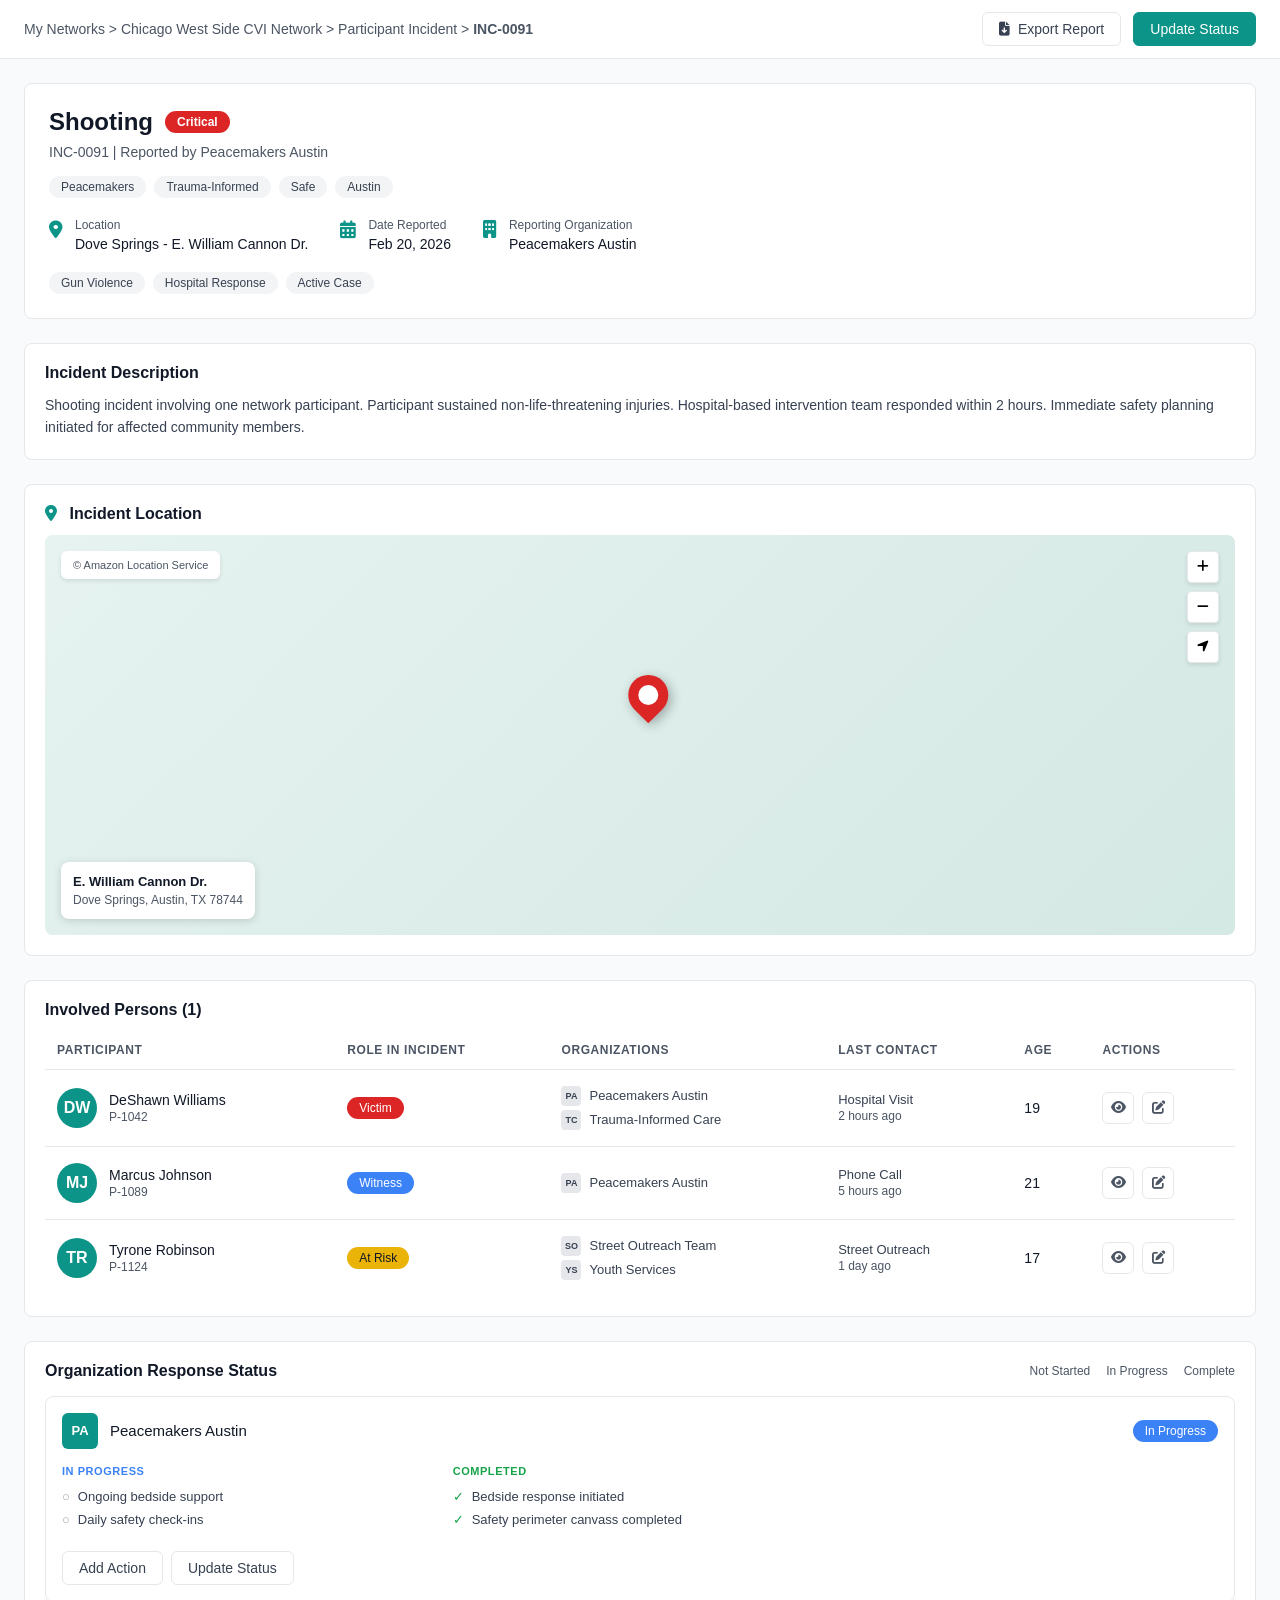
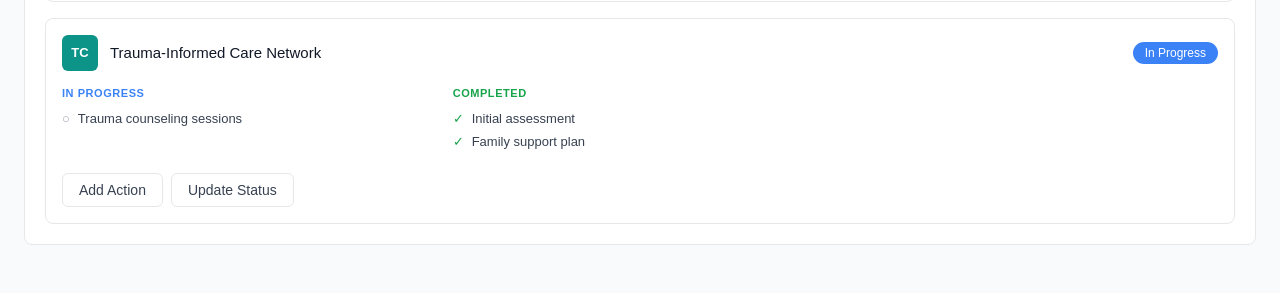
<file: incident-detail-updated.html>
<!DOCTYPE html>
<html lang="en">
<head>
    <meta charset="UTF-8">
    <meta name="viewport" content="width=device-width, initial-scale=1.0">
    <title>Incident Detail - Network Document Folder</title>
    <link rel="stylesheet" href="https://cdnjs.cloudflare.com/ajax/libs/font-awesome/6.4.0/css/all.min.css">
    <style>
        * {
            box-sizing: border-box;
            margin: 0;
            padding: 0;
        }

        :root {
            --primary-teal: #0d9488;
            --primary-teal-hover: #0f766e;
            --dark-teal: #003d50;
            --green: #16a34a;
            --orange: #ea580c;
            --red: #dc2626;
            --blue: #3b82f6;
            --yellow: #eab308;
            --gray-50: #f9fafb;
            --gray-100: #f3f4f6;
            --gray-200: #e5e7eb;
            --gray-300: #d1d5db;
            --gray-400: #9ca3af;
            --gray-500: #6b7280;
            --gray-600: #4b5563;
            --gray-700: #374151;
            --gray-900: #111827;
            --border: #e5e7eb;
        }

        body {
            font-family: -apple-system, BlinkMacSystemFont, 'Segoe UI', Roboto, sans-serif;
            background: var(--gray-50);
            color: var(--gray-900);
            font-size: 14px;
        }

        .container {
            max-width: 1400px;
            margin: 0 auto;
            padding: 24px;
        }

        /* Navigation */
        .secondary-nav {
            background: white;
            border-bottom: 1px solid var(--border);
            padding: 12px 0;
        }

        .secondary-nav-content {
            max-width: 1400px;
            margin: 0 auto;
            padding: 0 24px;
            display: flex;
            justify-content: space-between;
            align-items: center;
        }

        .secondary-breadcrumb {
            color: var(--gray-600);
            font-size: 14px;
        }

        .secondary-breadcrumb a {
            color: var(--gray-600);
            text-decoration: none;
        }

        .secondary-breadcrumb a:hover {
            color: var(--gray-900);
        }

        .secondary-actions {
            display: flex;
            gap: 12px;
        }

        .btn {
            padding: 8px 16px;
            border-radius: 6px;
            font-size: 14px;
            font-weight: 500;
            border: 1px solid var(--border);
            background: white;
            color: var(--gray-700);
            cursor: pointer;
            display: inline-flex;
            align-items: center;
            gap: 8px;
        }

        .btn:hover {
            background: var(--gray-50);
        }

        .btn-primary {
            background: var(--primary-teal);
            color: white;
            border-color: var(--primary-teal);
        }

        .btn-primary:hover {
            background: var(--primary-teal-hover);
        }

        /* Incident Header Card */
        .incident-header-card {
            background: white;
            border: 1px solid var(--border);
            border-radius: 8px;
            padding: 24px;
            margin-bottom: 24px;
        }

        .incident-title-row {
            display: flex;
            align-items: center;
            gap: 12px;
            margin-bottom: 8px;
        }

        .incident-title-text {
            font-size: 24px;
            font-weight: 600;
            color: var(--gray-900);
        }

        .badge-critical {
            background: var(--red);
            color: white;
            padding: 4px 12px;
            border-radius: 12px;
            font-size: 12px;
            font-weight: 600;
        }

        .incident-subtitle {
            font-size: 14px;
            color: var(--gray-600);
            margin-bottom: 16px;
        }

        .org-badges-row {
            display: flex;
            gap: 8px;
            margin-bottom: 20px;
            flex-wrap: wrap;
        }

        .org-badge-pill {
            padding: 4px 12px;
            border-radius: 12px;
            font-size: 12px;
            font-weight: 500;
            background: var(--gray-100);
            color: var(--gray-700);
        }

        .incident-meta-row {
            display: flex;
            gap: 32px;
            margin-bottom: 20px;
        }

        .incident-meta-item {
            display: flex;
            align-items: flex-start;
            gap: 12px;
        }

        .incident-meta-icon {
            color: var(--primary-teal);
            font-size: 18px;
            margin-top: 2px;
        }

        .incident-meta-label {
            font-size: 12px;
            color: var(--gray-600);
            margin-bottom: 4px;
        }

        .incident-meta-value {
            font-size: 14px;
            color: var(--gray-900);
            font-weight: 500;
        }

        .incident-tags-row {
            display: flex;
            gap: 8px;
            flex-wrap: wrap;
        }

        .incident-tag {
            padding: 4px 12px;
            border-radius: 12px;
            font-size: 12px;
            font-weight: 500;
            background: var(--gray-100);
            color: var(--gray-700);
        }

        /* Description Box */
        .description-box {
            background: white;
            border: 1px solid var(--border);
            border-radius: 8px;
            padding: 20px;
            margin-bottom: 24px;
        }

        .description-title {
            font-size: 16px;
            font-weight: 600;
            color: var(--gray-900);
            margin-bottom: 12px;
        }

        .description-text {
            font-size: 14px;
            color: var(--gray-700);
            line-height: 1.6;
        }

        /* Map Section */
        .map-section {
            background: white;
            border: 1px solid var(--border);
            border-radius: 8px;
            padding: 20px;
            margin-bottom: 24px;
        }

        .map-container {
            width: 100%;
            height: 400px;
            background: var(--gray-100);
            border-radius: 8px;
            position: relative;
            overflow: hidden;
            margin-top: 12px;
        }

        /* Simulated map with Amazon Location Service styling */
        .map-placeholder {
            width: 100%;
            height: 100%;
            background: linear-gradient(135deg, #e6f3f0 0%, #d4e8e4 100%);
            position: relative;
        }

        .map-marker {
            position: absolute;
            top: 50%;
            left: 50%;
            transform: translate(-50%, -100%);
            width: 40px;
            height: 40px;
            background: var(--red);
            border-radius: 50% 50% 50% 0;
            transform-origin: 0 0;
            transform: translate(-50%, -100%) rotate(-45deg);
            box-shadow: 0 4px 12px rgba(0,0,0,0.3);
        }

        .map-marker::before {
            content: '';
            position: absolute;
            top: 50%;
            left: 50%;
            transform: translate(-50%, -50%);
            width: 20px;
            height: 20px;
            background: white;
            border-radius: 50%;
        }

        .map-controls {
            position: absolute;
            top: 16px;
            right: 16px;
            display: flex;
            flex-direction: column;
            gap: 8px;
        }

        .map-control-btn {
            width: 32px;
            height: 32px;
            background: white;
            border: 1px solid var(--border);
            border-radius: 4px;
            display: flex;
            align-items: center;
            justify-content: center;
            cursor: pointer;
            box-shadow: 0 2px 4px rgba(0,0,0,0.1);
        }

        .map-control-btn:hover {
            background: var(--gray-50);
        }

        .map-info-box {
            position: absolute;
            bottom: 16px;
            left: 16px;
            background: white;
            padding: 12px;
            border-radius: 8px;
            box-shadow: 0 2px 8px rgba(0,0,0,0.15);
            font-size: 13px;
        }

        .map-info-title {
            font-weight: 600;
            margin-bottom: 4px;
        }

        .map-info-address {
            color: var(--gray-600);
            font-size: 12px;
        }

        .map-legend {
            position: absolute;
            top: 16px;
            left: 16px;
            background: white;
            padding: 8px 12px;
            border-radius: 6px;
            box-shadow: 0 2px 4px rgba(0,0,0,0.1);
            font-size: 11px;
            color: var(--gray-600);
        }

        /* Involved Persons Table */
        .involved-persons-section {
            background: white;
            border: 1px solid var(--border);
            border-radius: 8px;
            padding: 20px;
            margin-bottom: 24px;
        }

        .involved-persons-table {
            width: 100%;
            border-collapse: collapse;
            margin-top: 12px;
        }

        .involved-persons-table th {
            text-align: left;
            padding: 12px;
            border-bottom: 1px solid var(--border);
            font-size: 12px;
            font-weight: 600;
            color: var(--gray-600);
            text-transform: uppercase;
            letter-spacing: 0.05em;
        }

        .involved-persons-table td {
            padding: 16px 12px;
            border-bottom: 1px solid var(--border);
            font-size: 14px;
        }

        .involved-persons-table tr:last-child td {
            border-bottom: none;
        }

        .involved-persons-table tr:hover {
            background: var(--gray-50);
        }

        .participant-cell {
            display: flex;
            align-items: center;
            gap: 12px;
        }

        .participant-avatar {
            width: 40px;
            height: 40px;
            border-radius: 50%;
            background: var(--primary-teal);
            color: white;
            display: flex;
            align-items: center;
            justify-content: center;
            font-size: 16px;
            font-weight: 600;
            flex-shrink: 0;
        }

        .participant-info {
            display: flex;
            flex-direction: column;
            gap: 2px;
        }

        .participant-name {
            font-size: 14px;
            font-weight: 500;
            color: var(--gray-900);
        }

        .participant-id {
            font-size: 12px;
            color: var(--gray-600);
        }

        .role-badge {
            display: inline-block;
            padding: 4px 12px;
            border-radius: 12px;
            font-size: 12px;
            font-weight: 500;
            background: var(--orange);
            color: white;
        }

        .role-badge.victim {
            background: var(--red);
        }

        .role-badge.witness {
            background: var(--blue);
        }

        .role-badge.at-risk {
            background: var(--yellow);
            color: var(--gray-900);
        }

        .org-list {
            display: flex;
            flex-direction: column;
            gap: 4px;
        }

        .org-item {
            display: flex;
            align-items: center;
            gap: 8px;
            font-size: 13px;
            color: var(--gray-700);
        }

        .org-icon-mini {
            width: 20px;
            height: 20px;
            border-radius: 4px;
            background: var(--gray-200);
            color: var(--gray-700);
            font-size: 9px;
            font-weight: 600;
            display: flex;
            align-items: center;
            justify-content: center;
        }

        .last-contact {
            font-size: 13px;
            color: var(--gray-700);
        }

        .last-contact-date {
            color: var(--gray-600);
            font-size: 12px;
            margin-top: 2px;
        }

        .table-actions {
            display: flex;
            gap: 8px;
        }

        .icon-btn {
            width: 32px;
            height: 32px;
            border-radius: 6px;
            border: 1px solid var(--border);
            background: white;
            color: var(--gray-600);
            display: flex;
            align-items: center;
            justify-content: center;
            cursor: pointer;
        }

        .icon-btn:hover {
            background: var(--gray-50);
            color: var(--gray-900);
        }

        /* Response Status Section */
        .response-status-section {
            background: white;
            border: 1px solid var(--border);
            border-radius: 8px;
            padding: 20px;
            margin-bottom: 24px;
        }

        .response-status-header {
            display: flex;
            justify-content: space-between;
            align-items: center;
            margin-bottom: 16px;
        }

        .response-legend {
            display: flex;
            gap: 16px;
            font-size: 12px;
            color: var(--gray-600);
        }

        .org-response-card {
            border: 1px solid var(--border);
            border-radius: 8px;
            padding: 16px;
            margin-bottom: 16px;
        }

        .org-response-card:last-child {
            margin-bottom: 0;
        }

        .org-response-header {
            display: flex;
            justify-content: space-between;
            align-items: center;
            margin-bottom: 16px;
        }

        .org-response-left {
            display: flex;
            align-items: center;
            gap: 12px;
        }

        .org-icon-small {
            width: 36px;
            height: 36px;
            border-radius: 6px;
            background: var(--primary-teal);
            color: white;
            font-size: 13px;
            font-weight: 600;
            display: flex;
            align-items: center;
            justify-content: center;
        }

        .org-response-name {
            font-size: 15px;
            font-weight: 500;
            color: var(--gray-900);
        }

        .status-badge-progress {
            padding: 4px 12px;
            border-radius: 12px;
            font-size: 12px;
            font-weight: 500;
            background: var(--blue);
            color: white;
        }

        .actions-grid {
            display: grid;
            grid-template-columns: repeat(3, 1fr);
            gap: 16px;
            margin-bottom: 16px;
        }

        .actions-column-title {
            font-size: 11px;
            font-weight: 600;
            text-transform: uppercase;
            letter-spacing: 0.05em;
            margin-bottom: 12px;
            color: var(--gray-600);
        }

        .actions-column-title.in-progress {
            color: var(--blue);
        }

        .actions-column-title.completed {
            color: var(--green);
        }

        .action-item {
            display: flex;
            align-items: flex-start;
            gap: 8px;
            margin-bottom: 8px;
            font-size: 13px;
            color: var(--gray-700);
        }

        .action-checkbox {
            color: var(--gray-400);
        }

        .action-checkbox.checked {
            color: var(--green);
        }

        .org-response-actions {
            display: flex;
            gap: 8px;
        }
    </style>
</head>
<body>
    <!-- Navigation -->
    <nav class="secondary-nav">
        <div class="secondary-nav-content">
            <div class="secondary-breadcrumb">
                <a href="#">My Networks</a> &gt;
                <a href="#">Chicago West Side CVI Network</a> &gt;
                <a href="#">Participant Incident</a> &gt;
                <strong>INC-0091</strong>
            </div>
            <div class="secondary-actions">
                <button class="btn">
                    <i class="fas fa-file-download"></i> Export Report
                </button>
                <button class="btn btn-primary">
                    Update Status
                </button>
            </div>
        </div>
    </nav>

    <!-- Page Content -->
    <div class="container">
        <!-- Header Card -->
        <div class="incident-header-card">
            <div class="incident-title-row">
                <span class="incident-title-text">Shooting</span>
                <span class="badge-critical">Critical</span>
            </div>
            <div class="incident-subtitle">INC-0091 | Reported by Peacemakers Austin</div>

            <div class="org-badges-row">
                <span class="org-badge-pill">Peacemakers</span>
                <span class="org-badge-pill">Trauma-Informed</span>
                <span class="org-badge-pill">Safe</span>
                <span class="org-badge-pill">Austin</span>
            </div>

            <div class="incident-meta-row">
                <div class="incident-meta-item">
                    <span class="incident-meta-icon"><i class="fas fa-map-marker-alt"></i></span>
                    <div class="incident-meta-content">
                        <div class="incident-meta-label">Location</div>
                        <div class="incident-meta-value">Dove Springs - E. William Cannon Dr.</div>
                    </div>
                </div>
                <div class="incident-meta-item">
                    <span class="incident-meta-icon"><i class="fas fa-calendar-alt"></i></span>
                    <div class="incident-meta-content">
                        <div class="incident-meta-label">Date Reported</div>
                        <div class="incident-meta-value">Feb 20, 2026</div>
                    </div>
                </div>
                <div class="incident-meta-item">
                    <span class="incident-meta-icon"><i class="fas fa-building"></i></span>
                    <div class="incident-meta-content">
                        <div class="incident-meta-label">Reporting Organization</div>
                        <div class="incident-meta-value">Peacemakers Austin</div>
                    </div>
                </div>
            </div>

            <div class="incident-tags-row">
                <span class="incident-tag">Gun Violence</span>
                <span class="incident-tag">Hospital Response</span>
                <span class="incident-tag">Active Case</span>
            </div>
        </div>

        <!-- Incident Description -->
        <div class="description-box">
            <div class="description-title">Incident Description</div>
            <div class="description-text">
                Shooting incident involving one network participant. Participant sustained non-life-threatening injuries. Hospital-based intervention team responded within 2 hours. Immediate safety planning initiated for affected community members.
            </div>
        </div>

        <!-- Map Section -->
        <div class="map-section">
            <div class="description-title">
                <i class="fas fa-map-marker-alt" style="color: var(--primary-teal); margin-right: 8px;"></i>
                Incident Location
            </div>
            <div class="map-container">
                <div class="map-placeholder">
                    <!-- Map Marker -->
                    <div class="map-marker"></div>

                    <!-- Map Controls -->
                    <div class="map-controls">
                        <button class="map-control-btn">
                            <i class="fas fa-plus"></i>
                        </button>
                        <button class="map-control-btn">
                            <i class="fas fa-minus"></i>
                        </button>
                        <button class="map-control-btn">
                            <i class="fas fa-location-arrow"></i>
                        </button>
                    </div>

                    <!-- Map Legend -->
                    <div class="map-legend">
                        © Amazon Location Service
                    </div>

                    <!-- Location Info Box -->
                    <div class="map-info-box">
                        <div class="map-info-title">E. William Cannon Dr.</div>
                        <div class="map-info-address">Dove Springs, Austin, TX 78744</div>
                    </div>
                </div>
            </div>
        </div>

        <!-- Involved Persons (Table Format) -->
        <div class="involved-persons-section">
            <div class="description-title">Involved Persons (1)</div>
            <table class="involved-persons-table">
                <thead>
                    <tr>
                        <th>Participant</th>
                        <th>Role in Incident</th>
                        <th>Organizations</th>
                        <th>Last Contact</th>
                        <th>Age</th>
                        <th>Actions</th>
                    </tr>
                </thead>
                <tbody>
                    <tr>
                        <td>
                            <div class="participant-cell">
                                <div class="participant-avatar">DW</div>
                                <div class="participant-info">
                                    <div class="participant-name">DeShawn Williams</div>
                                    <div class="participant-id">P-1042</div>
                                </div>
                            </div>
                        </td>
                        <td>
                            <span class="role-badge victim">Victim</span>
                        </td>
                        <td>
                            <div class="org-list">
                                <div class="org-item">
                                    <div class="org-icon-mini">PA</div>
                                    Peacemakers Austin
                                </div>
                                <div class="org-item">
                                    <div class="org-icon-mini">TC</div>
                                    Trauma-Informed Care
                                </div>
                            </div>
                        </td>
                        <td>
                            <div class="last-contact">
                                Hospital Visit
                                <div class="last-contact-date">2 hours ago</div>
                            </div>
                        </td>
                        <td>19</td>
                        <td>
                            <div class="table-actions">
                                <button class="icon-btn" title="View Details">
                                    <i class="fas fa-eye"></i>
                                </button>
                                <button class="icon-btn" title="Edit">
                                    <i class="fas fa-edit"></i>
                                </button>
                            </div>
                        </td>
                    </tr>
                    <!-- Additional example row -->
                    <tr>
                        <td>
                            <div class="participant-cell">
                                <div class="participant-avatar">MJ</div>
                                <div class="participant-info">
                                    <div class="participant-name">Marcus Johnson</div>
                                    <div class="participant-id">P-1089</div>
                                </div>
                            </div>
                        </td>
                        <td>
                            <span class="role-badge witness">Witness</span>
                        </td>
                        <td>
                            <div class="org-list">
                                <div class="org-item">
                                    <div class="org-icon-mini">PA</div>
                                    Peacemakers Austin
                                </div>
                            </div>
                        </td>
                        <td>
                            <div class="last-contact">
                                Phone Call
                                <div class="last-contact-date">5 hours ago</div>
                            </div>
                        </td>
                        <td>21</td>
                        <td>
                            <div class="table-actions">
                                <button class="icon-btn" title="View Details">
                                    <i class="fas fa-eye"></i>
                                </button>
                                <button class="icon-btn" title="Edit">
                                    <i class="fas fa-edit"></i>
                                </button>
                            </div>
                        </td>
                    </tr>
                    <!-- At-risk example -->
                    <tr>
                        <td>
                            <div class="participant-cell">
                                <div class="participant-avatar">TR</div>
                                <div class="participant-info">
                                    <div class="participant-name">Tyrone Robinson</div>
                                    <div class="participant-id">P-1124</div>
                                </div>
                            </div>
                        </td>
                        <td>
                            <span class="role-badge at-risk">At Risk</span>
                        </td>
                        <td>
                            <div class="org-list">
                                <div class="org-item">
                                    <div class="org-icon-mini">SO</div>
                                    Street Outreach Team
                                </div>
                                <div class="org-item">
                                    <div class="org-icon-mini">YS</div>
                                    Youth Services
                                </div>
                            </div>
                        </td>
                        <td>
                            <div class="last-contact">
                                Street Outreach
                                <div class="last-contact-date">1 day ago</div>
                            </div>
                        </td>
                        <td>17</td>
                        <td>
                            <div class="table-actions">
                                <button class="icon-btn" title="View Details">
                                    <i class="fas fa-eye"></i>
                                </button>
                                <button class="icon-btn" title="Edit">
                                    <i class="fas fa-edit"></i>
                                </button>
                            </div>
                        </td>
                    </tr>
                </tbody>
            </table>
        </div>

        <!-- Organization Response Status -->
        <div class="response-status-section">
            <div class="response-status-header">
                <div class="description-title" style="margin: 0;">Organization Response Status</div>
                <div class="response-legend">
                    <div>Not Started</div>
                    <div>In Progress</div>
                    <div>Complete</div>
                </div>
            </div>

            <!-- Peacemakers Austin -->
            <div class="org-response-card">
                <div class="org-response-header">
                    <div class="org-response-left">
                        <div class="org-icon-small">PA</div>
                        <div class="org-response-name">Peacemakers Austin</div>
                    </div>
                    <span class="status-badge-progress">In Progress</span>
                </div>
                <div class="actions-grid">
                    <div class="actions-column">
                        <div class="actions-column-title in-progress">IN PROGRESS</div>
                        <div class="action-item">
                            <span class="action-checkbox">○</span>
                            <span>Ongoing bedside support</span>
                        </div>
                        <div class="action-item">
                            <span class="action-checkbox">○</span>
                            <span>Daily safety check-ins</span>
                        </div>
                    </div>
                    <div class="actions-column">
                        <div class="actions-column-title completed">COMPLETED</div>
                        <div class="action-item">
                            <span class="action-checkbox checked">✓</span>
                            <span>Bedside response initiated</span>
                        </div>
                        <div class="action-item">
                            <span class="action-checkbox checked">✓</span>
                            <span>Safety perimeter canvass completed</span>
                        </div>
                    </div>
                    <div class="actions-column"></div>
                </div>
                <div class="org-response-actions">
                    <button class="btn">Add Action</button>
                    <button class="btn">Update Status</button>
                </div>
            </div>

            <!-- Trauma-Informed Care Network -->
            <div class="org-response-card">
                <div class="org-response-header">
                    <div class="org-response-left">
                        <div class="org-icon-small">TC</div>
                        <div class="org-response-name">Trauma-Informed Care Network</div>
                    </div>
                    <span class="status-badge-progress">In Progress</span>
                </div>
                <div class="actions-grid">
                    <div class="actions-column">
                        <div class="actions-column-title in-progress">IN PROGRESS</div>
                        <div class="action-item">
                            <span class="action-checkbox">○</span>
                            <span>Trauma counseling sessions</span>
                        </div>
                    </div>
                    <div class="actions-column">
                        <div class="actions-column-title completed">COMPLETED</div>
                        <div class="action-item">
                            <span class="action-checkbox checked">✓</span>
                            <span>Initial assessment</span>
                        </div>
                        <div class="action-item">
                            <span class="action-checkbox checked">✓</span>
                            <span>Family support plan</span>
                        </div>
                    </div>
                    <div class="actions-column"></div>
                </div>
                <div class="org-response-actions">
                    <button class="btn">Add Action</button>
                    <button class="btn">Update Status</button>
                </div>
            </div>
        </div>
    </div>
</body>
</html>
</file>
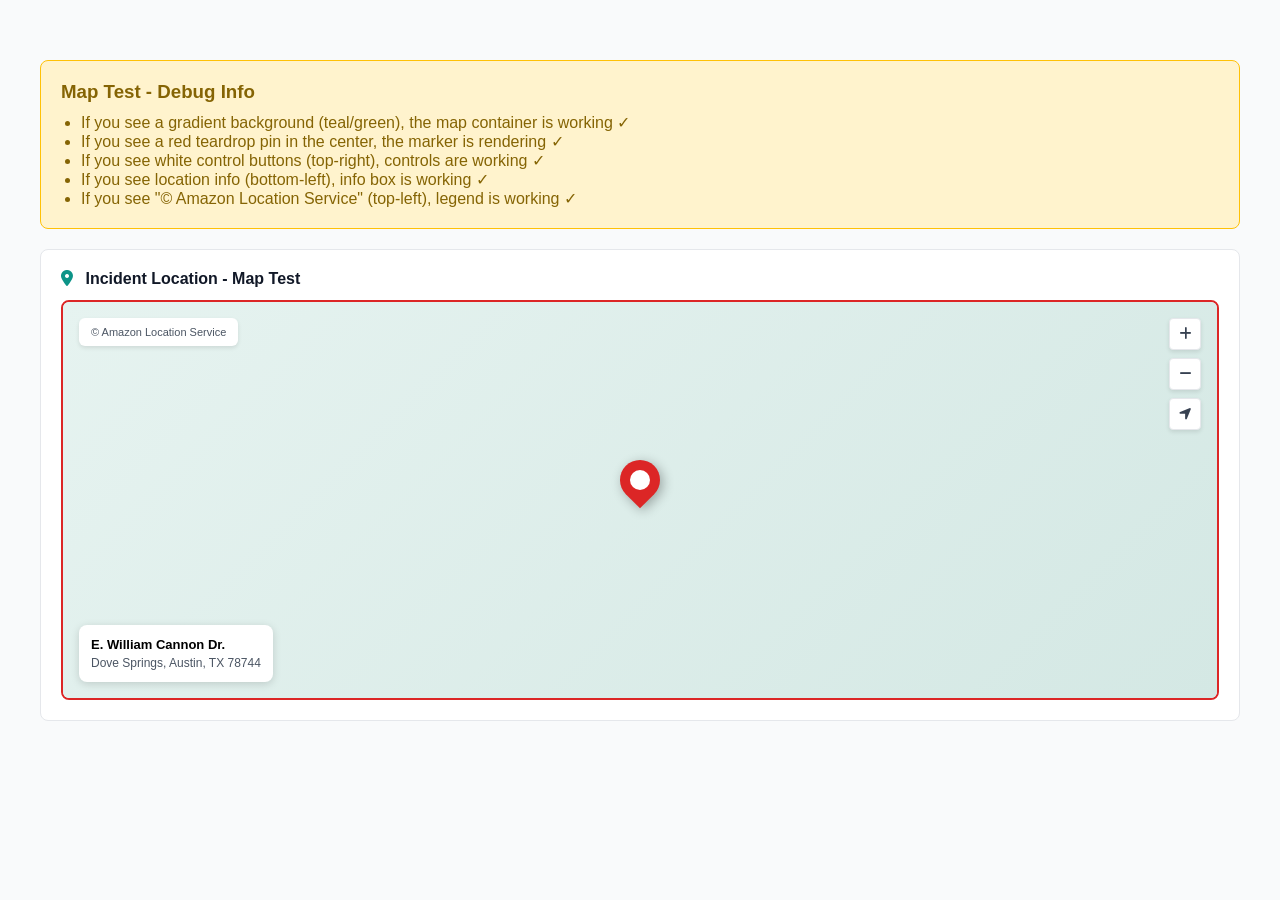
<file: map-test.html>
<!DOCTYPE html>
<html lang="en">
<head>
    <meta charset="UTF-8">
    <meta name="viewport" content="width=device-width, initial-scale=1.0">
    <title>Map Test</title>
    <link rel="stylesheet" href="https://cdnjs.cloudflare.com/ajax/libs/font-awesome/6.4.0/css/all.min.css">
    <style>
        * {
            box-sizing: border-box;
            margin: 0;
            padding: 0;
        }

        :root {
            --primary-teal: #0d9488;
            --red: #dc2626;
            --gray-50: #f9fafb;
            --gray-100: #f3f4f6;
            --gray-600: #4b5563;
            --gray-700: #374151;
            --gray-900: #111827;
            --border: #e5e7eb;
        }

        body {
            font-family: -apple-system, BlinkMacSystemFont, 'Segoe UI', Roboto, sans-serif;
            background: var(--gray-50);
            padding: 40px;
        }

        .map-section {
            background: white;
            border: 1px solid var(--border);
            border-radius: 8px;
            padding: 20px;
            margin-bottom: 24px;
            max-width: 1200px;
            margin: 0 auto;
        }

        .description-title {
            font-size: 16px;
            font-weight: 600;
            color: var(--gray-900);
            margin-bottom: 12px;
        }

        .map-container {
            width: 100%;
            height: 400px;
            background: var(--gray-100);
            border-radius: 8px;
            position: relative;
            overflow: hidden;
            margin-top: 12px;
            border: 2px solid var(--red);
        }

        .map-placeholder {
            width: 100%;
            height: 100%;
            background: linear-gradient(135deg, #e6f3f0 0%, #d4e8e4 100%);
            position: relative;
        }

        .map-marker {
            position: absolute;
            top: 50%;
            left: 50%;
            width: 40px;
            height: 40px;
            background: var(--red);
            border-radius: 50% 50% 50% 0;
            transform: translate(-50%, -100%) rotate(-45deg);
            box-shadow: 0 4px 12px rgba(0,0,0,0.3);
            z-index: 10;
        }

        .map-marker::before {
            content: '';
            position: absolute;
            top: 50%;
            left: 50%;
            transform: translate(-50%, -50%);
            width: 20px;
            height: 20px;
            background: white;
            border-radius: 50%;
        }

        .map-controls {
            position: absolute;
            top: 16px;
            right: 16px;
            display: flex;
            flex-direction: column;
            gap: 8px;
            z-index: 20;
        }

        .map-control-btn {
            width: 32px;
            height: 32px;
            background: white;
            border: 1px solid var(--border);
            border-radius: 4px;
            display: flex;
            align-items: center;
            justify-content: center;
            cursor: pointer;
            box-shadow: 0 2px 4px rgba(0,0,0,0.1);
            font-size: 14px;
            color: var(--gray-700);
        }

        .map-control-btn:hover {
            background: var(--gray-50);
        }

        .map-info-box {
            position: absolute;
            bottom: 16px;
            left: 16px;
            background: white;
            padding: 12px;
            border-radius: 8px;
            box-shadow: 0 2px 8px rgba(0,0,0,0.15);
            font-size: 13px;
            z-index: 20;
        }

        .map-info-title {
            font-weight: 600;
            margin-bottom: 4px;
        }

        .map-info-address {
            color: var(--gray-600);
            font-size: 12px;
        }

        .map-legend {
            position: absolute;
            top: 16px;
            left: 16px;
            background: white;
            padding: 8px 12px;
            border-radius: 6px;
            box-shadow: 0 2px 4px rgba(0,0,0,0.1);
            font-size: 11px;
            color: var(--gray-600);
            z-index: 20;
        }

        .debug-info {
            max-width: 1200px;
            margin: 20px auto;
            padding: 20px;
            background: #fff3cd;
            border: 1px solid #ffc107;
            border-radius: 8px;
        }

        .debug-info h3 {
            margin-bottom: 10px;
            color: #856404;
        }

        .debug-info ul {
            margin-left: 20px;
            color: #856404;
        }
    </style>
</head>
<body>
    <div class="debug-info">
        <h3>Map Test - Debug Info</h3>
        <ul>
            <li>If you see a gradient background (teal/green), the map container is working ✓</li>
            <li>If you see a red teardrop pin in the center, the marker is rendering ✓</li>
            <li>If you see white control buttons (top-right), controls are working ✓</li>
            <li>If you see location info (bottom-left), info box is working ✓</li>
            <li>If you see "© Amazon Location Service" (top-left), legend is working ✓</li>
        </ul>
    </div>

    <div class="map-section">
        <div class="description-title">
            <i class="fas fa-map-marker-alt" style="color: var(--primary-teal); margin-right: 8px;"></i>
            Incident Location - Map Test
        </div>
        <div class="map-container">
            <div class="map-placeholder">
                <!-- Map Marker -->
                <div class="map-marker"></div>

                <!-- Map Controls -->
                <div class="map-controls">
                    <button class="map-control-btn">
                        <i class="fas fa-plus"></i>
                    </button>
                    <button class="map-control-btn">
                        <i class="fas fa-minus"></i>
                    </button>
                    <button class="map-control-btn">
                        <i class="fas fa-location-arrow"></i>
                    </button>
                </div>

                <!-- Map Legend -->
                <div class="map-legend">
                    © Amazon Location Service
                </div>

                <!-- Location Info Box -->
                <div class="map-info-box">
                    <div class="map-info-title">E. William Cannon Dr.</div>
                    <div class="map-info-address">Dove Springs, Austin, TX 78744</div>
                </div>
            </div>
        </div>
    </div>

    <script>
        console.log('Map test loaded');
        console.log('Map marker element:', document.querySelector('.map-marker'));
        console.log('Map placeholder:', document.querySelector('.map-placeholder'));
        console.log('Map container height:', document.querySelector('.map-container').offsetHeight);
    </script>
</body>
</html>
</file>
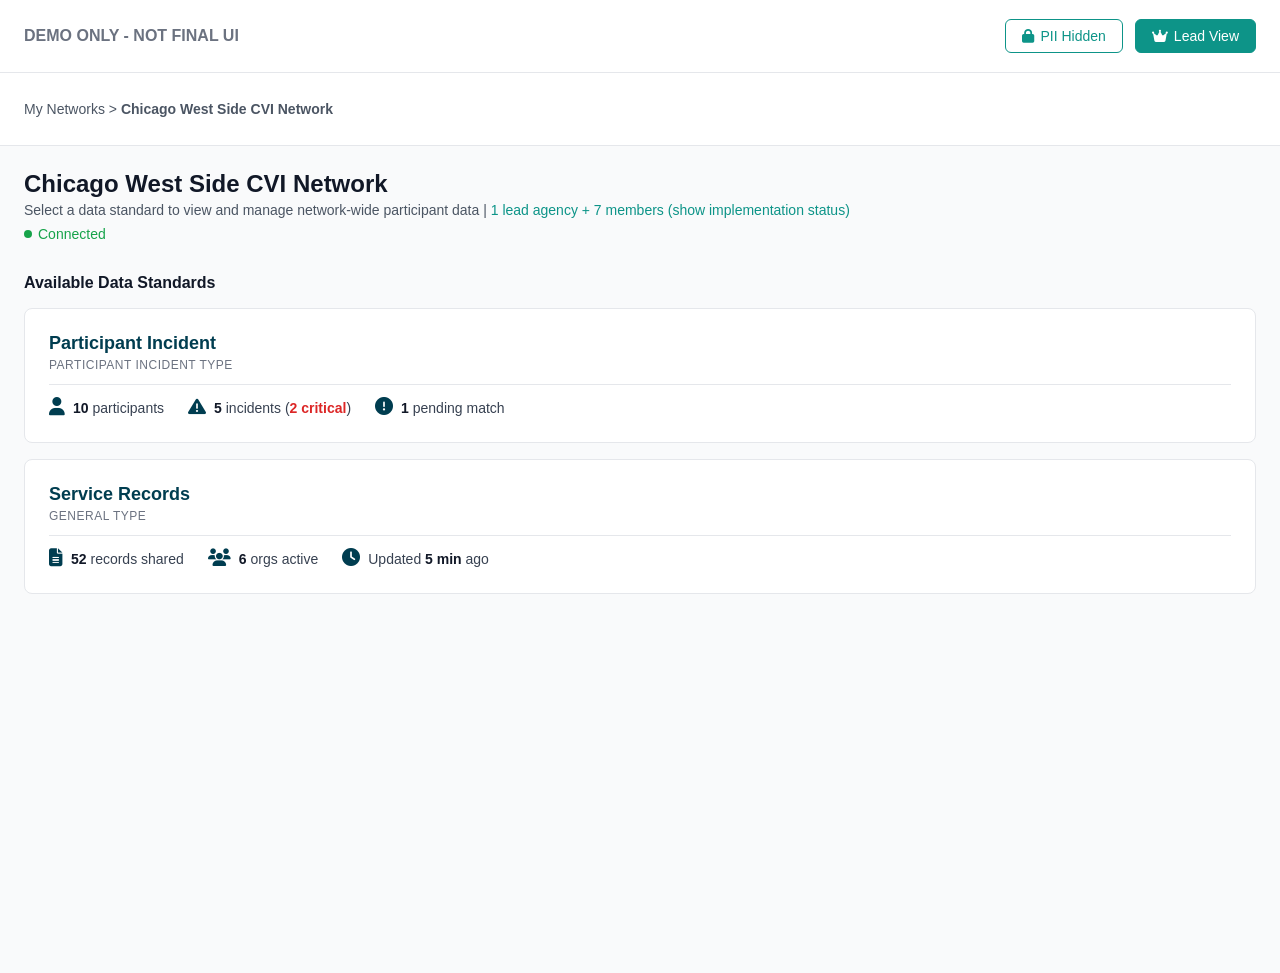
<file: test-demo.html>
<!DOCTYPE html>
<html lang="en">
<head>
    <meta charset="UTF-8">
    <meta name="viewport" content="width=device-width, initial-scale=1.0">
    <title>Network Folder - Chicago West Side CVI Network</title>
    <link rel="stylesheet" href="https://cdnjs.cloudflare.com/ajax/libs/font-awesome/6.4.0/css/all.min.css">
    <style>
        * {
            box-sizing: border-box;
            margin: 0;
            padding: 0;
        }

        :root {
            --primary-teal: #0d9488;
            --primary-teal-hover: #0f766e;
            --dark-teal: #003d50;
            --green: #16a34a;
            --orange: #ea580c;
            --red: #dc2626;
            --blue: #3b82f6;
            --yellow: #eab308;
            --gray-50: #f9fafb;
            --gray-100: #f3f4f6;
            --gray-200: #e5e7eb;
            --gray-300: #d1d5db;
            --gray-400: #9ca3af;
            --gray-500: #6b7280;
            --gray-600: #4b5563;
            --gray-700: #374151;
            --gray-900: #111827;
            --border: #e5e7eb;
        }

        body {
            font-family: -apple-system, BlinkMacSystemFont, 'Segoe UI', Roboto, sans-serif;
            background: var(--gray-50);
            color: var(--gray-900);
            font-size: 14px;
        }

        /* Demo Control Navigation (Always Visible) */
        .demo-control-nav {
            background: white;
            border-bottom: 1px solid var(--border);
            padding: 12px 0;
        }

        .demo-control-nav-content {
            max-width: 1400px;
            margin: 0 auto;
            padding: 0 24px;
            display: flex;
            justify-content: space-between;
            align-items: center;
            min-height: 48px;
            h1 {
                font-size: 16px;
                font-weight: 600;
                color: var(--gray-500);
            }
        }

        .demo-button-group {
            display: flex;
            gap: 12px;
            align-items: center;
        }

        /* Breadcrumb Navigation (Main Pages) */
        .breadcrumb-nav {
            background: white;
            border-bottom: 1px solid var(--border);
            padding: 12px 0;
        }

        .breadcrumb-nav-content {
            max-width: 1400px;
            margin: 0 auto;
            padding: 0 24px;
            display: flex;
            justify-content: flex-start;
            align-items: center;
            min-height: 48px;
        }

        .breadcrumb {
            color: var(--gray-600);
            font-size: 14px;
            text-align: left;
        }

        .breadcrumb a {
            color: var(--gray-600);
            text-decoration: none;
        }

        .breadcrumb a:hover {
            color: var(--gray-900);
        }

        .btn {
            padding: 8px 16px;
            border-radius: 6px;
            font-size: 14px;
            font-weight: 500;
            cursor: pointer;
            border: 1px solid var(--border);
            background: white;
            display: inline-flex;
            align-items: center;
            gap: 6px;
            transition: all 0.2s;
        }

        .btn:hover {
            background: var(--gray-50);
        }

        .btn-primary {
            background: var(--primary-teal);
            color: white;
            border-color: var(--primary-teal);
        }

        .btn-primary:hover {
            background: var(--primary-teal-hover);
        }

        .btn-icon {
            padding: 8px;
            border: none;
            background: none;
        }

        /* Main Container */
        .container {
            max-width: 1400px;
            margin: 0 auto;
            padding: 24px;
        }

        /* Header */
        .page-header {
            margin-bottom: 24px;
        }

        .page-title {
            font-size: 24px;
            font-weight: 600;
            margin-bottom: 4px;
        }

        .page-subtitle {
            color: var(--gray-600);
            font-size: 14px;
        }

        .page-subtitle a {
            color: var(--primary-teal);
            text-decoration: none;
        }

        .header-status {
            display: flex;
            align-items: center;
            gap: 16px;
            margin-top: 8px;
        }

        .status-dot {
            width: 8px;
            height: 8px;
            border-radius: 50%;
            background: var(--green);
            position: relative;
            transition: all 0.3s ease;
        }

        .status-dot.pulse {
            animation: pulse 1.5s ease-out;
        }

        @keyframes pulse {
            0% {
                box-shadow: 0 0 0 0 rgba(22, 163, 74, 0.7);
            }
            50% {
                box-shadow: 0 0 0 6px rgba(22, 163, 74, 0);
            }
            100% {
                box-shadow: 0 0 0 0 rgba(22, 163, 74, 0);
            }
        }

        .status-dot.disconnected {
            background: var(--red);
        }

        .status-dot.connecting {
            background: var(--orange);
            animation: blink 1s ease-in-out infinite;
        }

        @keyframes blink {
            0%, 100% {
                opacity: 1;
            }
            50% {
                opacity: 0.3;
            }
        }

        /* Network Member Organizations Table */
        .member-org-section {
            background: white;
            border: 1px solid var(--border);
            border-radius: 8px;
            margin-bottom: 24px;
            overflow: hidden;
        }

        .section-header {
            padding: 16px 20px;
            border-bottom: 1px solid var(--border);
            display: flex;
            justify-content: space-between;
            align-items: center;
            background: white;
        }

        .section-header h3 {
            font-size: 15px;
            font-weight: 600;
        }

        .close-btn {
            background: none;
            border: none;
            font-size: 18px;
            color: var(--gray-400);
            cursor: pointer;
            padding: 4px 8px;
        }

        .close-btn:hover {
            color: var(--gray-600);
        }

        table {
            width: 100%;
            border-collapse: collapse;
        }

        th {
            text-align: left;
            padding: 12px 20px;
            font-weight: 500;
            font-size: 13px;
            color: var(--gray-600);
            background: var(--gray-50);
            border-bottom: 1px solid var(--border);
        }

        td {
            padding: 14px 20px;
            border-bottom: 1px solid var(--border);
            font-size: 14px;
        }

        tr:last-child td {
            border-bottom: none;
        }

        tr:hover {
            background: var(--gray-50);
        }

        .org-name {
            display: flex;
            align-items: center;
            gap: 10px;
        }

        .org-icon {
            width: 24px;
            height: 24px;
            background: var(--primary-teal);
            border-radius: 4px;
            display: flex;
            align-items: center;
            justify-content: center;
            color: white;
            font-size: 11px;
            font-weight: 600;
            flex-shrink: 0;
        }

        .role-badge {
            color: var(--primary-teal);
            font-weight: 500;
        }

        .status-active {
            display: flex;
            align-items: center;
            gap: 6px;
            color: var(--green);
            font-weight: 500;
        }

        .status-active::before {
            content: '●';
            font-size: 12px;
        }

        .status-pending {
            display: flex;
            align-items: center;
            gap: 6px;
            color: var(--orange);
            font-weight: 500;
        }

        .status-pending::before {
            content: '●';
            font-size: 12px;
        }

        .status-disconnected {
            display: flex;
            align-items: center;
            gap: 6px;
            color: var(--gray-500);
            font-weight: 500;
        }

        .status-disconnected::before {
            content: '●';
            font-size: 12px;
        }

        .table-footer {
            padding: 12px 20px;
            background: var(--gray-50);
            font-size: 13px;
            color: var(--gray-600);
        }

        /* Tabs */
        .tabs {
            display: flex;
            gap: 4px;
            border-bottom: 1px solid var(--border);
            background: white;
            padding: 0 20px;
        }

        .tab {
            padding: 14px 20px;
            border: none;
            background: none;
            cursor: pointer;
            font-size: 14px;
            font-weight: 500;
            color: var(--gray-600);
            border-bottom: 2px solid transparent;
            transition: all 0.2s;
            display: flex;
            align-items: center;
            gap: 8px;
        }

        .tab:hover {
            color: var(--gray-900);
        }

        .tab.active {
            color: var(--primary-teal);
            border-bottom-color: var(--primary-teal);
        }

        .tab-icon {
            font-size: 16px;
        }

        /* Tab Content Container */
        .tab-content-wrapper {
            background: white;
            border: 1px solid var(--border);
            border-radius: 8px;
            margin-bottom: 24px;
            overflow: hidden;
        }


        .view-activity-link {
            color: var(--primary-teal);
            text-decoration: none;
            font-weight: 500;
            font-size: 14px;
        }

        .view-activity-link:hover {
            text-decoration: underline;
        }

        /* Content Section */
        .content-section {
            background: white;
        }

        .tab-content .content-section:first-child {
            border-top: none;
        }

        .tab-content .content-section:not(:last-child) {
            border-bottom: 1px solid var(--border);
        }

        .content-section-header {
            padding: 20px;
            border-bottom: 1px solid var(--border);
        }

        .content-section-title {
            font-size: 16px;
            font-weight: 600;
            margin-bottom: 4px;
        }

        .content-section-subtitle {
            color: var(--gray-600);
            font-size: 13px;
        }

        .content-section-meta {
            display: flex;
            justify-content: space-between;
            align-items: center;
        }

        .total-count {
            color: var(--gray-600);
            font-size: 13px;
            display: flex;
            align-items: center;
            gap: 6px;
        }

        /* Status Badges */
        .status-badges {
            display: flex;
            gap: 16px;
            padding: 16px 20px;
            border-bottom: 1px solid var(--border);
        }

        .status-badge {
            display: flex;
            align-items: center;
            gap: 6px;
            font-size: 13px;
            font-weight: 500;
        }

        .status-badge.confirmed {
            color: var(--green);
        }

        .status-badge.potential {
            color: var(--orange);
        }

        .status-badge.pending {
            color: var(--blue);
        }

        .status-icon {
            font-size: 16px;
        }

        /* Collapsible Sections */
        .collapsible-section {
            border-bottom: 1px solid var(--border);
        }

        .collapsible-section:last-child {
            border-bottom: none;
        }

        .collapsible-header {
            padding: 16px 20px;
            display: flex;
            align-items: center;
            gap: 12px;
            cursor: pointer;
            user-select: none;
            transition: background 0.2s;
        }

        .collapsible-header:hover {
            background: var(--gray-50);
        }

        .chevron {
            color: var(--gray-400);
            font-size: 14px;
            transition: transform 0.2s;
        }

        .collapsible-section.expanded .chevron {
            transform: rotate(90deg);
        }

        .section-icon {
            font-size: 16px;
            color: var(--gray-500);
        }

        .section-label {
            flex: 1;
            font-weight: 500;
            font-size: 14px;
        }

        .record-count {
            color: var(--gray-500);
            font-size: 13px;
        }

        .collapsible-content {
            display: none;
            padding: 0;
        }

        .collapsible-section.expanded .collapsible-content {
            display: block;
        }

        /* Incident/Participant specific */
        .incident-id {
            font-family: 'Courier New', monospace;
            font-size: 13px;
            font-weight: 600;
        }

        .severity-badge {
            padding: 4px 10px;
            border-radius: 4px;
            font-size: 12px;
            font-weight: 600;
            display: inline-block;
        }

        .severity-critical {
            background: #fee2e2;
            color: var(--red);
        }

        .severity-high {
            background: #fed7aa;
            color: var(--orange);
        }

        .severity-medium {
            background: #fef3c7;
            color: #d97706;
        }

        .severity-low {
            background: #dcfce7;
            color: var(--green);
        }

        /* Org Response Status */
        .response-status {
            display: flex;
            align-items: center;
            gap: 6px;
        }

        .response-circles {
            display: flex;
            gap: 4px;
        }

        .response-circle {
            width: 20px;
            height: 20px;
            border-radius: 50%;
            border: 2px solid var(--border);
            background: white;
        }

        .response-circle.complete {
            background: var(--green);
            border-color: var(--green);
        }

        .response-circle.in-progress {
            background: var(--orange);
            border-color: var(--orange);
        }

        .response-text {
            font-size: 13px;
            color: var(--gray-600);
        }

        /* View Button */
        .view-btn {
            padding: 6px 12px;
            border: 1px solid var(--border);
            background: white;
            border-radius: 4px;
            cursor: pointer;
            font-size: 13px;
            display: flex;
            align-items: center;
            gap: 6px;
            color: var(--gray-700);
        }

        .view-btn:hover {
            background: var(--gray-50);
        }

        /* PII Hidden Button */
        .pii-toggle-btn {
            padding: 8px 16px;
            border: 1.5px solid var(--primary-teal);
            background: white;
            border-radius: 6px;
            color: var(--primary-teal);
            font-weight: 500;
            cursor: pointer;
            display: flex;
            align-items: center;
            gap: 6px;
            font-size: 14px;
        }

        .pii-toggle-btn:hover {
            background: #f0fdfa;
        }

        /* Tab Content */
        .tab-content {
            display: none;
        }

        .tab-content.active {
            display: block;
        }

        /* Match confidence bar */
        .confidence-bar {
            flex: 1;
            height: 6px;
            background: var(--gray-200);
            border-radius: 3px;
            overflow: hidden;
        }

        .confidence-fill {
            height: 100%;
        }

        .confidence-fill.high {
            background: var(--green);
        }

        .confidence-fill.potential {
            background: var(--orange);
        }

        .confidence-fill.low {
            background: var(--gray-400);
        }

        /* Participant badges */
        .participant-tag {
            display: inline-flex;
            align-items: center;
            gap: 4px;
            padding: 3px 8px;
            background: var(--gray-100);
            border-radius: 4px;
            font-size: 12px;
            color: var(--gray-700);
            margin-right: 6px;
        }

        .risk-badge {
            padding: 3px 8px;
            border-radius: 4px;
            font-size: 12px;
            font-weight: 600;
            background: #fee2e2;
            color: var(--red);
        }

        /* Modal */
        .modal {
            display: none;
            position: fixed;
            inset: 0;
            background: rgba(0,0,0,0.5);
            z-index: 1000;
            align-items: center;
            justify-content: center;
            padding: 2rem;
        }

        .modal.active {
            display: flex;
        }

        .modal-content {
            background: white;
            border-radius: 8px;
            max-width: 900px;
            width: 100%;
            max-height: 90vh;
            overflow-y: auto;
        }

        .modal-header {
            padding: 20px;
            border-bottom: 1px solid var(--border);
            display: flex;
            justify-content: space-between;
            align-items: center;
        }

        .modal-title {
            font-size: 20px;
            font-weight: 600;
        }

        .modal-body {
            padding: 24px;
        }

        .score-display {
            text-align: center;
            padding: 2rem;
        }

        .score-circle {
            width: 120px;
            height: 120px;
            margin: 0 auto 1rem;
            border-radius: 50%;
            background: var(--gray-100);
            display: flex;
            flex-direction: column;
            align-items: center;
            justify-content: center;
        }

        .score-value {
            font-size: 2rem;
            font-weight: 700;
        }

        .score-label {
            font-size: 0.85rem;
            color: var(--gray-600);
        }

        .match-reasons {
            background: #fef3c7;
            padding: 1rem;
            border-radius: 6px;
            margin: 1.5rem 0;
            border-left: 4px solid var(--orange);
        }

        .match-reasons ul {
            margin-top: 0.5rem;
            margin-left: 1.5rem;
            color: var(--gray-700);
        }

        .match-reasons li {
            margin-bottom: 0.25rem;
        }

        /* Participant Detail Page Styles */
        #participant-detail-page {
            display: none;
            background: var(--gray-50);
            min-height: 100vh;
        }

        .detail-top-nav {
            background: white;
            border-bottom: 1px solid var(--border);
            padding: 12px 0;
        }

        .detail-top-nav-content {
            max-width: 1400px;
            margin: 0 auto;
            padding: 0 24px;
            display: flex;
            justify-content: space-between;
            align-items: center;
        }

        .detail-back-link {
            color: var(--gray-600);
            text-decoration: none;
            display: flex;
            align-items: center;
            gap: 4px;
            font-size: 14px;
            flex-shrink: 1;
            min-width: 0;
        }

        .detail-back-link:hover {
            color: var(--gray-900);
        }

        .detail-actions {
            display: flex;
            gap: 8px;
            flex-shrink: 0;
        }

        /* Secondary Navigation (App-level) */
        .secondary-nav {
            background: white;
            border-bottom: 1px solid var(--border);
            padding: 12px 0;
        }

        .secondary-nav-content {
            max-width: 1400px;
            margin: 0 auto;
            padding: 0 24px;
            display: flex;
            justify-content: space-between;
            align-items: center;
            min-height: 48px;
        }

        .secondary-breadcrumb {
            color: var(--gray-600);
            font-size: 14px;
        }

        .secondary-breadcrumb a {
            color: var(--gray-600);
            text-decoration: none;
        }

        .secondary-breadcrumb a:hover {
            color: var(--gray-900);
        }

        .secondary-breadcrumb strong {
            color: var(--gray-900);
        }

        .secondary-actions {
            display: flex;
            gap: 8px;
            flex-shrink: 0;
        }

        .participant-header-card {
            background: white;
            border: 1px solid var(--border);
            border-radius: 8px;
            padding: 24px;
            margin-bottom: 20px;
        }

        .participant-header-top {
            display: flex;
            align-items: flex-start;
            gap: 16px;
            margin-bottom: 20px;
            padding-bottom: 20px;
            border-bottom: 1px solid var(--border);
        }

        .participant-avatar {
            width: 48px;
            height: 48px;
            border-radius: 50%;
            background: var(--primary-teal);
            color: white;
            display: flex;
            align-items: center;
            justify-content: center;
            font-size: 24px;
            flex-shrink: 0;
        }

        .participant-header-info {
            flex: 1;
        }

        .participant-id-row {
            display: flex;
            align-items: center;
            gap: 8px;
            margin-bottom: 6px;
        }

        .participant-id {
            font-size: 20px;
            font-weight: 600;
            color: var(--gray-900);
        }

        .badge-confirmed {
            background: #dcfce7;
            color: var(--green);
            padding: 4px 10px;
            border-radius: 12px;
            font-size: 12px;
            font-weight: 500;
            display: inline-flex;
            align-items: center;
            gap: 4px;
        }

        .badge-risk {
            background: #fee2e2;
            color: var(--red);
            padding: 4px 10px;
            border-radius: 12px;
            font-size: 12px;
            font-weight: 500;
            display: inline-flex;
            align-items: center;
            gap: 4px;
        }

        .participant-meta {
            font-size: 13px;
            color: var(--gray-600);
        }

        .header-contact-row {
            display: flex;
            gap: 32px;
            align-items: center;
        }

        .contact-item {
            display: flex;
            align-items: center;
            gap: 8px;
            font-size: 13px;
        }

        .contact-label {
            color: var(--gray-600);
        }

        .contact-value {
            color: var(--gray-900);
            font-weight: 500;
        }

        .section-card {
            background: white;
            border: 1px solid var(--border);
            border-radius: 8px;
            padding: 24px;
            margin-bottom: 20px;
            margin-top: 24px;
        }

        .section-title {
            font-size: 16px;
            font-weight: 600;
            color: var(--gray-900);
            margin-bottom: 6px;
        }

        .section-subtitle {
            font-size: 13px;
            color: var(--gray-600);
            margin-bottom: 16px;
        }

        .identity-table {
            width: 100%;
            border-collapse: collapse;
            border: 1px solid var(--border);
        }

        .identity-table th {
            text-align: left;
            padding: 10px 12px;
            background: var(--gray-50);
            font-size: 12px;
            font-weight: 600;
            color: var(--gray-700);
            border-bottom: 1px solid var(--border);
        }

        .identity-table td {
            padding: 12px;
            border-bottom: 1px solid var(--border);
            font-size: 13px;
        }

        .identity-table tr:last-child td {
            border-bottom: none;
        }

        .org-row {
            display: flex;
            align-items: center;
            gap: 8px;
        }

        .org-icon-small {
            width: 32px;
            height: 32px;
            border-radius: 6px;
            background: var(--primary-teal);
            color: white;
            display: flex;
            align-items: center;
            justify-content: center;
            font-size: 11px;
            font-weight: 600;
            flex-shrink: 0;
        }

        .org-name-text {
            font-size: 13px;
            font-weight: 500;
            color: var(--gray-900);
        }

        .check-yes {
            color: var(--green);
            font-weight: 600;
            display: flex;
            align-items: center;
            gap: 4px;
        }

        .org-card {
            border: 1px solid var(--border);
            border-radius: 8px;
            padding: 16px;
            margin-bottom: 12px;
        }

        .org-card-header {
            display: flex;
            justify-content: space-between;
            align-items: center;
            margin-bottom: 12px;
        }

        .org-card-left {
            display: flex;
            align-items: center;
            gap: 10px;
        }

        .org-badge {
            padding: 4px 10px;
            border-radius: 12px;
            font-size: 11px;
            font-weight: 600;
        }

        .org-badge-lead {
            background: #dbeafe;
            color: var(--blue);
        }

        .org-badge-referred {
            background: #e0e7ff;
            color: #6366f1;
        }

        .org-badge-supporting {
            background: var(--gray-100);
            color: var(--gray-700);
        }

        .org-since {
            font-size: 12px;
            color: var(--gray-500);
        }

        .org-services {
            display: flex;
            flex-wrap: wrap;
            gap: 6px;
            align-items: center;
        }

        .org-services-label {
            font-size: 12px;
            color: var(--gray-600);
            margin-right: 4px;
        }

        .service-tag {
            background: var(--gray-100);
            padding: 4px 10px;
            border-radius: 4px;
            font-size: 12px;
            color: var(--gray-700);
        }

        .two-column-layout {
            display: grid;
            grid-template-columns: 1fr 2fr;
            gap: 20px;
            margin-bottom: 20px;
        }

        .program-list {
            list-style: none;
            padding: 0;
        }

        .program-list li {
            padding: 8px 0;
            border-bottom: 1px solid var(--border);
            font-size: 13px;
            color: var(--gray-700);
            position: relative;
            padding-left: 16px;
        }

        .program-list li:before {
            content: "•";
            position: absolute;
            left: 0;
            color: var(--primary-teal);
            font-weight: bold;
        }

        .program-list li:last-child {
            border-bottom: none;
        }

        .activity-item {
            padding: 12px 0;
            border-bottom: 1px solid var(--border);
        }

        .activity-item:last-child {
            border-bottom: none;
        }

        .activity-date {
            font-size: 12px;
            color: var(--primary-teal);
            margin-bottom: 4px;
            font-weight: 500;
        }

        .activity-org-name {
            color: var(--primary-teal);
            font-weight: 500;
        }

        .activity-text {
            font-size: 13px;
            color: var(--gray-700);
            line-height: 1.5;
        }

        .incident-item {
            display: flex;
            align-items: center;
            justify-content: space-between;
            padding: 12px 0;
            border-bottom: 1px solid var(--border);
        }

        .incident-item:last-child {
            border-bottom: none;
        }

        .incident-left {
            display: flex;
            align-items: center;
            gap: 12px;
        }

        .incident-icon {
            width: 36px;
            height: 36px;
            border-radius: 50%;
            background: #fee2e2;
            color: var(--red);
            display: flex;
            align-items: center;
            justify-content: center;
            font-size: 16px;
            flex-shrink: 0;
        }

        .incident-icon.medium {
            background: #fed7aa;
            color: var(--orange);
        }

        .incident-info {
            flex: 1;
        }

        .incident-title {
            font-size: 14px;
            font-weight: 600;
            color: var(--gray-900);
            margin-bottom: 2px;
        }

        .incident-details {
            font-size: 12px;
            color: var(--gray-600);
        }

        .incident-severity {
            padding: 4px 10px;
            border-radius: 12px;
            font-size: 11px;
            font-weight: 600;
        }

        .incident-severity.critical {
            background: #fee2e2;
            color: var(--red);
        }

        .incident-severity.medium {
            background: #fed7aa;
            color: var(--orange);
        }

        /* Network Overview Page Styles */
        #network-overview-page {
            display: none;
            background: var(--gray-50);
            min-height: 100vh;
        }

        .data-standard-card {
            background: white;
            border: 1px solid var(--border);
            border-radius: 8px;
            padding: 24px;
            margin-bottom: 16px;
            cursor: pointer;
            transition: all 0.2s;
        }

        .data-standard-card:hover {
            border-color: var(--primary-teal);
            box-shadow: 0 2px 8px rgba(13, 148, 136, 0.1);
        }

        .data-standard-header {
            display: flex;
            justify-content: space-between;
            align-items: flex-start;
            margin-bottom: 12px;
        }

        .data-standard-title {
            font-size: 18px;
            font-weight: 600;
            color: var(--dark-teal);
            margin-bottom: 4px;
        }

        .data-standard-type {
            font-size: 12px;
            color: var(--gray-500);
            text-transform: uppercase;
            letter-spacing: 0.5px;
        }

        .data-standard-icon {
            width: 48px;
            height: 48px;
            border-radius: 8px;
            background: var(--dark-teal);
            color: white;
            display: flex;
            align-items: center;
            justify-content: center;
            font-size: 24px;
            flex-shrink: 0;
        }

        .data-standard-stats {
            display: flex;
            gap: 24px;
            padding-top: 12px;
            border-top: 1px solid var(--border);
        }

        .stat-item {
            display: flex;
            align-items: center;
            gap: 8px;
            font-size: 14px;
            color: var(--gray-700);
        }

        .stat-icon {
            font-size: 18px;
            color: var(--dark-teal);
        }

        .stat-value {
            font-weight: 600;
            color: var(--gray-900);
        }

        .stat-critical {
            color: var(--red);
            font-weight: 600;
        }

        /* Incident Detail Page Styles */
        #incident-detail-page {
            display: none;
            background: var(--gray-50);
            min-height: 100vh;
        }

        .incident-header-card {
            background: white;
            border: 1px solid var(--border);
            border-radius: 8px;
            padding: 24px;
            margin-bottom: 20px;
        }

        .incident-title-row {
            display: flex;
            align-items: center;
            gap: 12px;
            margin-bottom: 8px;
        }

        .incident-title-text {
            font-size: 24px;
            font-weight: 600;
            color: var(--gray-900);
        }

        .badge-critical {
            background: var(--red);
            color: white;
            padding: 4px 12px;
            border-radius: 12px;
            font-size: 12px;
            font-weight: 600;
        }

        .incident-subtitle {
            font-size: 13px;
            color: var(--gray-600);
            margin-bottom: 16px;
        }

        .org-badges-row {
            display: flex;
            gap: 8px;
            margin-bottom: 20px;
            padding-bottom: 20px;
            border-bottom: 1px solid var(--border);
        }

        .org-badge-pill {
            padding: 4px 12px;
            border-radius: 12px;
            font-size: 12px;
            font-weight: 500;
            background: var(--gray-100);
            color: var(--gray-700);
        }

        .incident-meta-row {
            display: grid;
            grid-template-columns: 1fr 1fr 1fr;
            gap: 24px;
            margin-bottom: 16px;
        }

        .incident-meta-item {
            display: flex;
            align-items: flex-start;
            gap: 8px;
        }

        .incident-meta-icon {
            color: var(--gray-400);
            font-size: 16px;
            margin-top: 2px;
        }

        .incident-meta-content {
            flex: 1;
        }

        .incident-meta-label {
            font-size: 11px;
            color: var(--gray-500);
            margin-bottom: 2px;
        }

        .incident-meta-value {
            font-size: 14px;
            color: var(--gray-900);
            font-weight: 500;
        }

        .incident-tags-row {
            display: flex;
            gap: 8px;
            flex-wrap: wrap;
        }

        .incident-tag {
            padding: 4px 12px;
            border-radius: 12px;
            font-size: 12px;
            font-weight: 500;
            background: var(--gray-100);
            color: var(--gray-700);
        }

        .description-box {
            background: white;
            border: 1px solid var(--border);
            border-radius: 8px;
            padding: 20px;
            margin-bottom: 20px;
        }

        .description-title {
            font-size: 14px;
            font-weight: 600;
            color: var(--gray-900);
            margin-bottom: 12px;
        }

        .description-text {
            font-size: 14px;
            color: var(--gray-700);
            line-height: 1.6;
        }

        .involved-persons-box {
            background: white;
            border: 1px solid var(--border);
            border-radius: 8px;
            padding: 20px;
            margin-bottom: 32px;
        }

        .person-item {
            display: flex;
            align-items: center;
            gap: 12px;
            margin-bottom: 16px;
        }

        .person-item:last-child {
            margin-bottom: 0;
        }

        .person-avatar-small {
            width: 40px;
            height: 40px;
            border-radius: 50%;
            background: var(--primary-teal);
            color: white;
            display: flex;
            align-items: center;
            justify-content: center;
            font-size: 18px;
        }

        .person-name {
            font-size: 14px;
            font-weight: 500;
            color: var(--gray-900);
        }

        .person-id {
            font-size: 12px;
            color: var(--gray-600);
        }

        .response-status-section {
            background: white;
            border: 1px solid var(--border);
            border-radius: 8px;
            padding: 20px;
        }

        .response-status-header {
            display: flex;
            justify-content: space-between;
            align-items: center;
            margin-bottom: 16px;
        }

        .response-legend {
            display: flex;
            gap: 16px;
            font-size: 12px;
        }

        .legend-item {
            display: flex;
            align-items: center;
            gap: 4px;
            color: var(--gray-600);
        }

        .org-response-card {
            border: 1px solid var(--border);
            border-radius: 8px;
            padding: 16px;
            margin-bottom: 12px;
            background: var(--gray-50);
        }

        .org-response-header {
            display: flex;
            justify-content: space-between;
            align-items: center;
            margin-bottom: 16px;
        }

        .org-response-left {
            display: flex;
            align-items: center;
            gap: 10px;
        }

        .org-response-name {
            font-size: 14px;
            font-weight: 600;
            color: var(--gray-900);
        }

        .status-badge-progress {
            background: #fed7aa;
            color: var(--orange);
            padding: 4px 10px;
            border-radius: 12px;
            font-size: 11px;
            font-weight: 600;
        }

        .status-badge-not-started {
            background: var(--gray-200);
            color: var(--gray-700);
            padding: 4px 10px;
            border-radius: 12px;
            font-size: 11px;
            font-weight: 600;
        }

        .actions-grid {
            display: grid;
            grid-template-columns: repeat(3, 1fr);
            gap: 16px;
            margin-bottom: 16px;
        }

        .actions-column {
            background: white;
            padding: 12px;
            border-radius: 6px;
        }

        .actions-column-title {
            font-size: 11px;
            font-weight: 600;
            text-transform: uppercase;
            margin-bottom: 10px;
        }

        .actions-column-title.planned {
            color: var(--gray-600);
        }

        .actions-column-title.in-progress {
            color: var(--orange);
        }

        .actions-column-title.completed {
            color: var(--green);
        }

        .action-item {
            display: flex;
            align-items: flex-start;
            gap: 8px;
            font-size: 13px;
            margin-bottom: 8px;
            color: var(--gray-700);
        }

        .action-checkbox {
            margin-top: 2px;
            color: var(--gray-400);
        }

        .action-checkbox.checked {
            color: var(--green);
        }

        .org-response-actions {
            display: flex;
            gap: 8px;
        }

        /* Map Section Styles */
        .map-section {
            background: white;
            border: 1px solid var(--border);
            border-radius: 8px;
            padding: 20px;
            margin-bottom: 24px;
        }

        .map-container {
            width: 100%;
            height: 400px;
            background: var(--gray-100);
            border-radius: 8px;
            position: relative;
            overflow: hidden;
            margin-top: 12px;
        }

        .map-placeholder {
            width: 100%;
            height: 100%;
            background: linear-gradient(135deg, #e6f3f0 0%, #d4e8e4 100%);
            position: relative;
        }

        .map-marker {
            position: absolute;
            top: 50%;
            left: 50%;
            width: 40px;
            height: 40px;
            background: var(--red);
            border-radius: 50% 50% 50% 0;
            transform: translate(-50%, -100%) rotate(-45deg);
            box-shadow: 0 4px 12px rgba(0,0,0,0.3);
        }

        .map-marker::before {
            content: '';
            position: absolute;
            top: 50%;
            left: 50%;
            transform: translate(-50%, -50%);
            width: 20px;
            height: 20px;
            background: white;
            border-radius: 50%;
        }

        .map-controls {
            position: absolute;
            top: 16px;
            right: 16px;
            display: flex;
            flex-direction: column;
            gap: 8px;
        }

        .map-control-btn {
            width: 32px;
            height: 32px;
            background: white;
            border: 1px solid var(--border);
            border-radius: 4px;
            display: flex;
            align-items: center;
            justify-content: center;
            cursor: pointer;
            box-shadow: 0 2px 4px rgba(0,0,0,0.1);
            font-size: 14px;
            color: var(--gray-700);
        }

        .map-control-btn:hover {
            background: var(--gray-50);
        }

        .map-info-box {
            position: absolute;
            bottom: 16px;
            left: 16px;
            background: white;
            padding: 12px;
            border-radius: 8px;
            box-shadow: 0 2px 8px rgba(0,0,0,0.15);
            font-size: 13px;
        }

        .map-info-title {
            font-weight: 600;
            margin-bottom: 4px;
        }

        .map-info-address {
            color: var(--gray-600);
            font-size: 12px;
        }

        .map-legend {
            position: absolute;
            top: 16px;
            left: 16px;
            background: white;
            padding: 8px 12px;
            border-radius: 6px;
            box-shadow: 0 2px 4px rgba(0,0,0,0.1);
            font-size: 11px;
            color: var(--gray-600);
        }

        /* Involved Persons Table Styles */
        .involved-persons-section {
            background: white;
            border: 1px solid var(--border);
            border-radius: 8px;
            padding: 20px;
            margin-bottom: 24px;
        }

        .involved-persons-table {
            width: 100%;
            border-collapse: collapse;
            margin-top: 12px;
            border: 1px solid var(--border);
        }

        .involved-persons-table th {
            text-align: left;
            padding: 12px;
            border-bottom: 1px solid var(--border);
            font-size: 12px;
            font-weight: 600;
            color: var(--gray-600);
            text-transform: uppercase;
            letter-spacing: 0.05em;
        }

        .involved-persons-table th:first-child {
            border-left: 1px solid var(--border);
        }

        .involved-persons-table th:last-child {
            border-right: 1px solid var(--border);
        }

        .involved-persons-table thead tr:first-child th {
            border-top: 1px solid var(--border);
        }

        .involved-persons-table td {
            padding: 16px 12px;
            border-bottom: 1px solid var(--border);
            font-size: 14px;
        }

        .involved-persons-table td:first-child {
            border-left: 1px solid var(--border);
        }

        .involved-persons-table td:last-child {
            border-right: 1px solid var(--border);
        }

        .involved-persons-table tr:last-child td {
            border-bottom: 1px solid var(--border);
        }

        .involved-persons-table tr:hover {
            background: var(--gray-50);
        }

        .participant-cell {
            display: flex;
            align-items: center;
            gap: 12px;
        }

        .participant-avatar {
            width: 40px;
            height: 40px;
            border-radius: 50%;
            background: var(--primary-teal);
            color: white;
            display: flex;
            align-items: center;
            justify-content: center;
            font-size: 16px;
            font-weight: 600;
            flex-shrink: 0;
        }

        .participant-info {
            display: flex;
            flex-direction: column;
            gap: 2px;
        }

        .participant-name {
            font-size: 14px;
            font-weight: 500;
            color: var(--gray-900);
        }

        .participant-id {
            font-size: 12px;
            color: var(--gray-600);
        }

        .role-badge {
            display: inline-block;
            padding: 4px 12px;
            border-radius: 12px;
            font-size: 12px;
            font-weight: 500;
            background: var(--orange);
            color: white;
        }

        .role-badge.victim {
            background: var(--red);
        }

        .role-badge.witness {
            background: var(--blue);
        }

        .role-badge.at-risk {
            background: var(--yellow);
            color: var(--gray-900);
        }

        .org-list {
            display: flex;
            flex-direction: column;
            gap: 4px;
        }

        .org-item {
            display: flex;
            align-items: center;
            gap: 8px;
            font-size: 13px;
            color: var(--gray-700);
        }

        .org-icon-mini {
            width: 20px;
            height: 20px;
            border-radius: 4px;
            background: var(--gray-200);
            color: var(--gray-700);
            font-size: 9px;
            font-weight: 600;
            display: flex;
            align-items: center;
            justify-content: center;
        }

        .last-contact {
            font-size: 13px;
            color: var(--gray-700);
        }

        .last-contact-date {
            color: var(--gray-600);
            font-size: 12px;
            margin-top: 2px;
        }

        .table-actions {
            display: flex;
            gap: 8px;
        }

        .icon-btn {
            width: 32px;
            height: 32px;
            border-radius: 6px;
            border: 1px solid var(--border);
            background: white;
            color: var(--gray-600);
            display: flex;
            align-items: center;
            justify-content: center;
            cursor: pointer;
        }

        .icon-btn:hover {
            background: var(--gray-50);
            color: var(--gray-900);
        }

        /* Note Composer Styles */
        .note-composer {
            background: white;
            border-radius: 8px;
            padding: 20px;
            margin-bottom: 24px;
        }

        .note-composer-title {
            font-size: 16px;
            font-weight: 600;
            color: var(--gray-900);
            margin-bottom: 16px;
        }

        .note-textarea-wrapper {
            position: relative;
            margin-bottom: 16px;
        }

        .note-textarea {
            width: 100%;
            min-height: 120px;
            padding: 12px;
            border: 1px solid var(--border);
            border-radius: 6px;
            font-family: inherit;
            font-size: 14px;
            resize: vertical;
        }

        .note-textarea:focus {
            outline: none;
            border-color: var(--primary-teal);
            box-shadow: 0 0 0 3px rgba(13, 148, 136, 0.1);
        }

        .note-composer-footer {
            display: flex;
            justify-content: space-between;
            align-items: center;
            margin-top: 12px;
        }

        .note-textarea-hint {
            font-size: 12px;
            color: var(--gray-600);
        }

        .note-textarea-hint code {
            background: var(--gray-100);
            padding: 2px 6px;
            border-radius: 3px;
            font-family: monospace;
            color: var(--gray-700);
        }

        /* Autocomplete Dropdown */
        .mention-autocomplete {
            position: fixed;
            background: white;
            border: 1px solid var(--border);
            border-radius: 8px;
            box-shadow: 0 8px 24px rgba(0, 0, 0, 0.2);
            max-height: 300px;
            overflow-y: auto;
            z-index: 9999;
            min-width: 320px;
            display: none;
        }

        .mention-autocomplete.active {
            display: block;
        }

        .mention-autocomplete-header {
            padding: 8px 12px;
            font-size: 11px;
            font-weight: 600;
            color: var(--gray-600);
            text-transform: uppercase;
            letter-spacing: 0.05em;
            background: var(--gray-50);
            border-bottom: 1px solid var(--border);
        }

        .mention-autocomplete-item {
            padding: 10px 12px;
            cursor: pointer;
            display: flex;
            align-items: center;
            gap: 10px;
            border-bottom: 1px solid var(--gray-100);
        }

        .mention-autocomplete-item:last-child {
            border-bottom: none;
        }

        .mention-autocomplete-item:hover,
        .mention-autocomplete-item.selected {
            background: var(--gray-50);
        }

        .mention-autocomplete-icon {
            width: 32px;
            height: 32px;
            border-radius: 6px;
            display: flex;
            align-items: center;
            justify-content: center;
            font-size: 14px;
            flex-shrink: 0;
        }

        .mention-autocomplete-icon.participant {
            background: #e0f2fe;
            color: #0369a1;
        }

        .mention-autocomplete-icon.incident {
            background: #fef3c7;
            color: #b45309;
        }

        .mention-autocomplete-icon.org {
            background: #e0e7ff;
            color: #4338ca;
        }

        .mention-autocomplete-info {
            flex: 1;
            min-width: 0;
        }

        .mention-autocomplete-name {
            font-size: 14px;
            font-weight: 500;
            color: var(--gray-900);
            white-space: nowrap;
            overflow: hidden;
            text-overflow: ellipsis;
        }

        .mention-autocomplete-meta {
            font-size: 12px;
            color: var(--gray-600);
            white-space: nowrap;
            overflow: hidden;
            text-overflow: ellipsis;
        }

        .note-composer-actions {
            display: flex;
            gap: 12px;
            justify-content: flex-end;
        }

        .auto-tag-badge {
            display: inline-flex;
            align-items: center;
            gap: 6px;
            padding: 6px 12px;
            border-radius: 6px;
            font-size: 12px;
            font-weight: 500;
            background: #f0f9ff;
            border: 1px solid #bae6fd;
            color: #0369a1;
        }

        .auto-tag-badge i {
            font-size: 11px;
        }

        /* Note Tags in Table */
        .note-tag {
            display: inline-block;
            padding: 4px 8px;
            border-radius: 4px;
            font-size: 12px;
            font-weight: 500;
            cursor: pointer;
            transition: all 0.2s;
            text-decoration: none;
        }

        .note-tag:hover {
            transform: translateY(-1px);
            box-shadow: 0 2px 4px rgba(0, 0, 0, 0.1);
        }

        .note-tag.participant-tag {
            background: #e0f2fe;
            color: #0369a1;
            border: 1px solid #bae6fd;
        }

        .note-tag.incident-tag {
            background: #fef3c7;
            color: #b45309;
            border: 1px solid #fde68a;
        }

        .note-tag.org-tag {
            background: #e0e7ff;
            color: #4338ca;
            border: 1px solid #c7d2fe;
        }

        .note-tags-cell {
            display: flex;
            flex-wrap: wrap;
            gap: 6px;
            align-items: center;
        }

        /* Note Time Grouping Styles (Slack-style) */
        .note-date-separator {
            position: relative;
            text-align: center;
            margin: 24px 0 16px;
        }

        .note-date-separator-line {
            position: absolute;
            top: 50%;
            left: 0;
            right: 0;
            height: 1px;
            background: var(--border);
        }

        .note-date-separator-text {
            position: relative;
            display: inline-block;
            background: white;
            padding: 0 16px;
            font-size: 13px;
            font-weight: 600;
            color: var(--gray-900);
            z-index: 1;
        }

        .note-timestamp {
            font-size: 11px;
            color: var(--gray-600);
            margin-left: 8px;
        }

        /* Chat-style Note Messages */
        .notes-container {
            padding: 0 20px;
        }

        .note-message {
            display: flex;
            gap: 12px;
            padding: 12px 0;
            border-bottom: 1px solid var(--gray-100);
        }

        .note-message:last-child {
            border-bottom: none;
        }

        .note-message:hover {
            background: var(--gray-50);
            margin: 0 -20px;
            padding-left: 20px;
            padding-right: 20px;
        }

        .note-avatar {
            width: 36px;
            height: 36px;
            border-radius: 6px;
            background: var(--primary-teal);
            color: white;
            display: flex;
            align-items: center;
            justify-content: center;
            font-weight: 600;
            font-size: 14px;
            flex-shrink: 0;
        }

        .note-content {
            flex: 1;
            min-width: 0;
        }

        .note-header {
            display: flex;
            align-items: center;
            gap: 8px;
            margin-bottom: 4px;
            flex-wrap: wrap;
        }

        .note-author-name {
            font-weight: 600;
            color: var(--gray-900);
            font-size: 14px;
        }

        .note-org {
            font-size: 12px;
            color: var(--gray-600);
        }

        .note-time {
            font-size: 11px;
            color: var(--gray-600);
        }

        .note-type-badge {
            font-size: 11px;
            padding: 2px 8px;
            border-radius: 4px;
            font-weight: 500;
        }

        .note-body {
            color: var(--gray-700);
            font-size: 14px;
            line-height: 1.5;
            margin-bottom: 8px;
        }

        .note-tags {
            display: flex;
            flex-wrap: wrap;
            gap: 6px;
            margin-top: 8px;
        }

        /* Load More Indicator */
        .load-more-indicator {
            display: flex;
            align-items: center;
            gap: 16px;
            margin: 32px 20px 20px 20px;
            padding: 16px 0;
        }

        .load-more-line {
            flex: 1;
            height: 1px;
            background: var(--gray-200);
        }

        .load-more-text {
            font-size: 13px;
            color: var(--gray-600);
            font-weight: 500;
            display: flex;
            align-items: center;
            gap: 8px;
            white-space: nowrap;
        }

        .load-more-text i {
            font-size: 12px;
            color: var(--gray-500);
        }

        .notes-list {
            background: white;
            border-radius: 8px;
            margin-bottom: 24px;
        }
    </style>
</head>
<body>
    <!-- Demo Control Navigation (Always Visible - Outside all pages) -->
    <nav class="demo-control-nav">
        <div class="demo-control-nav-content">
            <h1>DEMO ONLY - NOT FINAL UI</h1>
            <div class="demo-button-group">
                <button class="pii-toggle-btn" onclick="togglePII()">
                    <span id="pii-icon"><i class="fas fa-lock"></i></span>
                    <span id="pii-text">PII Hidden</span>
                </button>
                <button class="btn btn-primary" onclick="toggleViewMode()">
                    <i class="fas fa-crown" id="view-icon"></i>
                    <span id="view-text">Lead View</span>
                </button>
            </div>
        </div>
    </nav>

    <!-- Network Overview Page -->
    <div id="network-overview-page">
        <!-- Breadcrumb Navigation -->
        <nav class="breadcrumb-nav">
            <div class="breadcrumb-nav-content">
                <div class="breadcrumb">
                    <a href="#">My Networks</a> &gt; <strong>Chicago West Side CVI Network</strong>
                </div>
            </div>
        </nav>

        <!-- Page Content -->
        <div class="container">
            <!-- Page Header -->
            <div class="page-header">
                <h1 class="page-title">Chicago West Side CVI Network</h1>
                <div class="page-subtitle">
                    Select a data standard to view and manage network-wide participant data |
                    <a href="#" onclick="toggleOrgTable(); return false;">1 lead agency + 7 members (show implementation status)</a>
                </div>
                <div class="header-status">
                    <div style="display: flex; align-items: center; gap: 6px;">
                        <span class="status-dot"></span>
                        <span style="color: var(--green); font-weight: 500;">Connected</span>
                    </div>
                </div>
            </div>

            <!-- Network Member Organizations (collapsed by default) -->
            <div class="member-org-section" id="org-section-overview" style="display: none;">
                <div class="section-header">
                    <h3>Network Member Organizations</h3>
                    <button class="close-btn" onclick="toggleOrgTable()">✕</button>
                </div>
                <div style="padding: 12px 20px; background: var(--gray-50); font-size: 13px; color: var(--gray-700); border-bottom: 1px solid var(--border);">
                    Shows implementation status for each data standard across all network member organizations.
                </div>
                <div id="org-table">
                    <table>
                        <thead>
                            <tr>
                                <th>Organization</th>
                                <th>Contact</th>
                                <th>Email</th>
                                <th>Role</th>
                                <th>Participant Incident</th>
                                <th>Case Notes</th>
                            </tr>
                        </thead>
                        <tbody>
                            <tr>
                                <td>
                                    <div class="org-name">
                                        <div class="org-icon">LO</div>
                                        Lead Organization
                                    </div>
                                </td>
                                <td>John Smith</td>
                                <td>john@leadorg.org</td>
                                <td><span class="role-badge">Lead Agency</span></td>
                                <td><span class="status-active">Active (7)</span></td>
                                <td><span class="status-active">Active (12)</span></td>
                            </tr>
                            <tr>
                                <td>
                                    <div class="org-name">
                                        <div class="org-icon">VP</div>
                                        Violence Prevention Coalition
                                    </div>
                                </td>
                                <td>Sarah Johnson</td>
                                <td>sarah@vpc.org</td>
                                <td>Member</td>
                                <td><span class="status-active">Active (4)</span></td>
                                <td><span class="status-pending">Pending</span></td>
                            </tr>
                            <tr>
                                <td>
                                    <div class="org-name">
                                        <div class="org-icon">CO</div>
                                        Community Outreach Partners
                                    </div>
                                </td>
                                <td>Michael Davis</td>
                                <td>michael@outreach.org</td>
                                <td>Member</td>
                                <td><span class="status-active">Active (3)</span></td>
                                <td><span class="status-active">Active (8)</span></td>
                            </tr>
                            <tr>
                                <td>
                                    <div class="org-name">
                                        <div class="org-icon">YS</div>
                                        Youth Services Network
                                    </div>
                                </td>
                                <td>Lisa Chen</td>
                                <td>lisa@youthservices.org</td>
                                <td>Member</td>
                                <td><span class="status-pending">Pending</span></td>
                                <td><span class="status-active">Active (5)</span></td>
                            </tr>
                            <tr>
                                <td>
                                    <div class="org-name">
                                        <div class="org-icon">SO</div>
                                        Street Outreach Team
                                    </div>
                                </td>
                                <td>Mike Rodriguez</td>
                                <td>mike@streetoutreach.org</td>
                                <td>Member</td>
                                <td><span class="status-active">Active (5)</span></td>
                                <td><span class="status-active">Active (9)</span></td>
                            </tr>
                            <tr>
                                <td>
                                    <div class="org-name">
                                        <div class="org-icon">CM</div>
                                        Case Management Services
                                    </div>
                                </td>
                                <td>Jennifer Williams</td>
                                <td>jennifer@casemanagement.org</td>
                                <td>Member</td>
                                <td><span class="status-active">Active (3)</span></td>
                                <td><span class="status-active">Active (15)</span></td>
                            </tr>
                            <tr>
                                <td>
                                    <div class="org-name">
                                        <div class="org-icon">FC</div>
                                        Family Counseling Center
                                    </div>
                                </td>
                                <td>Amanda Garcia</td>
                                <td>amanda@familycounseling.org</td>
                                <td>Member</td>
                                <td><span class="status-pending">Pending</span></td>
                                <td><span class="status-pending">Pending</span></td>
                            </tr>
                            <tr>
                                <td>
                                    <div class="org-name">
                                        <div class="org-icon">HS</div>
                                        Housing Support Services
                                    </div>
                                </td>
                                <td>Robert Lee</td>
                                <td>robert@housingsupport.org</td>
                                <td>Member</td>
                                <td><span class="status-disconnected">Disconnected (2)</span></td>
                                <td><span class="status-active">Active (3)</span></td>
                            </tr>
                        </tbody>
                    </table>
                    <div class="table-footer">
                        <strong>Network Summary:</strong> 8 member organizations • 2 data standards configured • 22 total records shared across participant incident folder • 52 total records shared across case notes folder
                    </div>
                </div>
            </div>

            <!-- Data Standards List -->
            <div style="margin-top: 32px;">
                <h2 style="font-size: 16px; font-weight: 600; color: var(--gray-900); margin-bottom: 16px;">Available Data Standards</h2>

                <!-- Participant Incident Data Standard -->
                <div class="data-standard-card" onclick="showDataStandard('participant-incident')">
                    <div class="data-standard-header">
                        <div>
                            <div class="data-standard-title">Participant Incident</div>
                            <div class="data-standard-type">Participant Incident Type</div>
                        </div>
                    </div>
                    <div class="data-standard-stats">
                        <div class="stat-item">
                            <span class="stat-icon"><i class="fas fa-user"></i></span>
                            <span><span class="stat-value">10</span> participants</span>
                        </div>
                        <div class="stat-item">
                            <span class="stat-icon"><i class="fas fa-exclamation-triangle"></i></span>
                            <span><span class="stat-value">5</span> incidents (<span class="stat-critical">2 critical</span>)</span>
                        </div>
                        <div class="stat-item">
                            <span class="stat-icon"><i class="fas fa-exclamation-circle"></i></span>
                            <span><span class="stat-value">1</span> pending match</span>
                        </div>
                    </div>
                </div>

                <!-- Service Records Data Standard (General Type) -->
                <div class="data-standard-card" onclick="alert('Service Records view coming soon')">
                    <div class="data-standard-header">
                        <div>
                            <div class="data-standard-title">Service Records</div>
                            <div class="data-standard-type">General Type</div>
                        </div>
                    </div>
                    <div class="data-standard-stats">
                        <div class="stat-item">
                            <span class="stat-icon"><i class="fas fa-file-alt"></i></span>
                            <span><span class="stat-value">52</span> records shared</span>
                        </div>
                        <div class="stat-item">
                            <span class="stat-icon"><i class="fas fa-users"></i></span>
                            <span><span class="stat-value">6</span> orgs active</span>
                        </div>
                        <div class="stat-item">
                            <span class="stat-icon"><i class="fas fa-clock"></i></span>
                            <span>Updated <span class="stat-value">5 min</span> ago</span>
                        </div>
                    </div>
                </div>
            </div>
        </div>
    </div>

    <!-- Breadcrumb Navigation -->
    <nav class="breadcrumb-nav" id="data-standard-nav">
        <div class="breadcrumb-nav-content">
            <div class="breadcrumb">
                <a href="#" onclick="showNetworkOverview(); return false;">My Networks</a> &gt;
                <a href="#" onclick="showNetworkOverview(); return false;">Chicago West Side CVI Network</a> &gt;
                <strong>Participant Incident</strong>
            </div>
        </div>
    </nav>

    <!-- Main Container -->
    <div id="main-container" class="container">
        <!-- Page Header -->
        <div class="page-header">
            <h1 class="page-title">Participant Incident</h1>
            <div class="page-subtitle">
                Participant incident type - track participants involved in network incidents |
                <a href="#" onclick="toggleOrgTable(); return false;">1 lead agency + 7 members (show implementation status)</a>
            </div>
            <div class="header-status">
                <div style="display: flex; align-items: center; gap: 6px;">
                    <span class="status-dot"></span>
                    <span style="color: var(--green); font-weight: 500;">Connected</span>
                </div>
            </div>
        </div>

        <!-- Network Member Organizations -->
        <div class="member-org-section" id="org-section" style="display: none;">
            <div class="section-header">
                <h3>Data Standard Implementation Status</h3>
                <button class="close-btn" onclick="toggleOrgTable()">✕</button>
            </div>
            <div style="padding: 12px 20px; background: var(--gray-50); font-size: 13px; color: var(--gray-700); border-bottom: 1px solid var(--border);">
                Shows which member organizations have implemented the <strong>Participant Incident</strong> data standard and are actively sharing data to this network folder.
            </div>
            <div id="org-table">
                <table>
                    <thead>
                        <tr>
                            <th>Organization</th>
                            <th>Contact</th>
                            <th>Email</th>
                            <th>Role</th>
                            <th>Records Shared</th>
                            <th>Implementation Status</th>
                        </tr>
                    </thead>
                    <tbody>
                        <tr>
                            <td>
                                <div class="org-name">
                                    <div class="org-icon">LO</div>
                                    Lead Organization
                                </div>
                            </td>
                            <td>John Smith</td>
                            <td>john@leadorg.org</td>
                            <td><span class="role-badge">Lead Agency</span></td>
                            <td>7</td>
                            <td><span class="status-active">Active</span></td>
                        </tr>
                        <tr>
                            <td>
                                <div class="org-name">
                                    <div class="org-icon">VP</div>
                                    Violence Prevention Coalition
                                </div>
                            </td>
                            <td>Sarah Johnson</td>
                            <td>sarah@vpc.org</td>
                            <td>Member</td>
                            <td>4</td>
                            <td><span class="status-active">Active</span></td>
                        </tr>
                        <tr>
                            <td>
                                <div class="org-name">
                                    <div class="org-icon">CO</div>
                                    Community Outreach Partners
                                </div>
                            </td>
                            <td>Michael Davis</td>
                            <td>michael@outreach.org</td>
                            <td>Member</td>
                            <td>3</td>
                            <td><span class="status-active">Active</span></td>
                        </tr>
                        <tr>
                            <td>
                                <div class="org-name">
                                    <div class="org-icon">YS</div>
                                    Youth Services Network
                                </div>
                            </td>
                            <td>Lisa Chen</td>
                            <td>lisa@youthservices.org</td>
                            <td>Member</td>
                            <td>0</td>
                            <td><span class="status-pending">Pending</span></td>
                        </tr>
                        <tr>
                            <td>
                                <div class="org-name">
                                    <div class="org-icon">SO</div>
                                    Street Outreach Team
                                </div>
                            </td>
                            <td>Mike Rodriguez</td>
                            <td>mike@streetoutreach.org</td>
                            <td>Member</td>
                            <td>5</td>
                            <td><span class="status-active">Active</span></td>
                        </tr>
                        <tr>
                            <td>
                                <div class="org-name">
                                    <div class="org-icon">CM</div>
                                    Case Management Services
                                </div>
                            </td>
                            <td>Jennifer Williams</td>
                            <td>jennifer@casemanagement.org</td>
                            <td>Member</td>
                            <td>3</td>
                            <td><span class="status-active">Active</span></td>
                        </tr>
                        <tr>
                            <td>
                                <div class="org-name">
                                    <div class="org-icon">FC</div>
                                    Family Counseling Center
                                </div>
                            </td>
                            <td>Amanda Garcia</td>
                            <td>amanda@familycounseling.org</td>
                            <td>Member</td>
                            <td>0</td>
                            <td><span class="status-pending">Pending</span></td>
                        </tr>
                        <tr>
                            <td>
                                <div class="org-name">
                                    <div class="org-icon">HS</div>
                                    Housing Support Services
                                </div>
                            </td>
                            <td>Robert Lee</td>
                            <td>robert@housingsupport.org</td>
                            <td>Member</td>
                            <td>2</td>
                            <td><span class="status-disconnected">Disconnected</span></td>
                        </tr>
                    </tbody>
                </table>
                <div class="table-footer">
                    <strong>Participant Incident Data Standard:</strong> 5 of 8 member orgs have implemented and are actively sharing • 2 pending implementation • 1 disconnected • 10 total records in this folder
                </div>
            </div>
        </div>

        <!-- Tab Content Wrapper -->
        <div class="tab-content-wrapper">
            <!-- Tabs for Tier 1 records + Notes within this data standard -->
            <nav class="tabs">
                <button class="tab active" data-tab="participants">
                    <span class="tab-icon"><i class="fas fa-users"></i></span> PARTICIPANTS
                </button>
                <button class="tab" data-tab="incidents">
                    <span class="tab-icon"><i class="fas fa-exclamation-triangle"></i></span> INCIDENTS
                </button>
                <button class="tab" data-tab="notes">
                    <span class="tab-icon"><i class="fas fa-sticky-note"></i></span> NOTES
                </button>
            </nav>

        <!-- PARTICIPANTS Tab Content -->
        <div id="participants-tab" class="tab-content active">
            <!-- Shared Participants Section -->
            <div class="content-section">
                <div class="content-section-header">
                    <div>
                        <div class="content-section-title">Shared Participants</div>
                        <div class="content-section-subtitle">System-detected matches across network members based on PII. Confirm matches to enable coordinated services.</div>
                    </div>
                </div>

                <div class="status-badges">
                    <div class="status-badge confirmed">
                        <span class="status-icon"><i class="fas fa-check"></i></span>
                        <span>7 Confirmed</span>
                    </div>
                    <div class="status-badge potential">
                        <span class="status-icon"><i class="fas fa-exclamation-triangle"></i></span>
                        <span>1 Potential</span>
                    </div>
                    <div class="status-badge pending">
                        <span class="status-icon"><i class="far fa-circle"></i></span>
                        <span>2 Pending</span>
                    </div>
                </div>

                <!-- Active Participants -->
                <div class="collapsible-section">
                    <div class="collapsible-header" onclick="toggleSection(this)">
                        <span class="chevron"><i class="fas fa-chevron-right"></i></span>
                        <span class="section-icon"><i class="fas fa-folder"></i></span>
                        <span class="section-label">Active Participants</span>
                        <span class="record-count">(4 records)</span>
                    </div>
                    <div class="collapsible-content">
                        <table>
                            <thead>
                                <tr>
                                    <th>Participant ID</th>
                                    <th>Match Status</th>
                                    <th>Orgs Matched</th>
                                    <th>Last Updated</th>
                                    <th></th>
                                </tr>
                            </thead>
                            <tbody>
                                <tr>
                                    <td>
                                        <a href="#" onclick="showParticipantDetail('P-1024'); return false;" style="color: var(--primary-teal); text-decoration: none; font-weight: 600;">P-1024</a>
                                    </td>
                                    <td>
                                        <span class="severity-badge severity-low">○ Confirmed</span>
                                    </td>
                                    <td>
                                        <div style="display: flex; align-items: center; gap: 6px;">
                                            <span style="font-size: 18px; color: var(--primary-teal);"><i class="fas fa-users"></i></span>
                                            <span>3 orgs</span>
                                        </div>
                                    </td>
                                    <td>2 hours ago</td>
                                    <td><button class="view-btn" onclick="showParticipantDetail('P-1042')"><i class="fas fa-eye"></i> View</button></td>
                                </tr>
                                <tr>
                                    <td>
                                        <a href="#" onclick="showMatchModal(); return false;" style="color: var(--primary-teal); text-decoration: none; font-weight: 600;">P-1031</a>
                                    </td>
                                    <td>
                                        <span class="severity-badge severity-medium">⚠ Potential Match</span>
                                    </td>
                                    <td>
                                        <div style="display: flex; align-items: center; gap: 6px;">
                                            <span style="font-size: 18px; color: var(--primary-teal);"><i class="fas fa-users"></i></span>
                                            <span>2 orgs</span>
                                        </div>
                                    </td>
                                    <td>5 hours ago</td>
                                    <td><button class="view-btn" onclick="showMatchModal()">🔍 Review</button></td>
                                </tr>
                                <tr>
                                    <td>
                                        <a href="#" onclick="showParticipantDetail(this.textContent); return false;" style="color: var(--primary-teal); text-decoration: none; font-weight: 600;">P-1042</a>
                                    </td>
                                    <td>
                                        <span class="severity-badge severity-low">○ Confirmed</span>
                                    </td>
                                    <td>
                                        <div style="display: flex; align-items: center; gap: 6px;">
                                            <span style="font-size: 18px; color: var(--primary-teal);"><i class="fas fa-users"></i></span>
                                            <span>3 orgs</span>
                                        </div>
                                    </td>
                                    <td>1 day ago</td>
                                    <td><button class="view-btn" onclick="showParticipantDetail('P-1042')"><i class="fas fa-eye"></i> View</button></td>
                                </tr>
                                <tr>
                                    <td>
                                        <a href="#" onclick="showParticipantDetail(this.textContent); return false;" style="color: var(--primary-teal); text-decoration: none; font-weight: 600;">P-1056</a>
                                    </td>
                                    <td>
                                        <span class="severity-badge" style="background: #dbeafe; color: var(--blue);">○ Pending Verification</span>
                                    </td>
                                    <td>
                                        <div style="display: flex; align-items: center; gap: 6px;">
                                            <span style="font-size: 18px; color: var(--primary-teal);"><i class="fas fa-users"></i></span>
                                            <span>2 orgs</span>
                                        </div>
                                    </td>
                                    <td>3 days ago</td>
                                    <td><button class="view-btn" onclick="showParticipantDetail('P-1042')"><i class="fas fa-eye"></i> View</button></td>
                                </tr>
                            </tbody>
                        </table>
                    </div>
                </div>

                <!-- Referred / Pending Intake -->
                <div class="collapsible-section">
                    <div class="collapsible-header" onclick="toggleSection(this)">
                        <span class="chevron"><i class="fas fa-chevron-right"></i></span>
                        <span class="section-icon"><i class="fas fa-clipboard"></i></span>
                        <span class="section-label">Referred / Pending Intake</span>
                        <span class="record-count">(1 records)</span>
                    </div>
                    <div class="collapsible-content">
                        <table>
                            <thead>
                                <tr>
                                    <th>Participant ID</th>
                                    <th>Match Status</th>
                                    <th>Orgs Matched</th>
                                    <th>Last Updated</th>
                                    <th></th>
                                </tr>
                            </thead>
                            <tbody>
                                <tr>
                                    <td>
                                        <a href="#" onclick="showParticipantDetail(this.textContent); return false;" style="color: var(--primary-teal); text-decoration: none; font-weight: 600;">P-1063</a>
                                    </td>
                                    <td>
                                        <span class="severity-badge severity-low">○ Confirmed</span>
                                    </td>
                                    <td>
                                        <div style="display: flex; align-items: center; gap: 6px;">
                                            <span style="font-size: 18px; color: var(--primary-teal);"><i class="fas fa-users"></i></span>
                                            <span>3 orgs</span>
                                        </div>
                                    </td>
                                    <td>6 hours ago</td>
                                    <td><button class="view-btn" onclick="showParticipantDetail('P-1042')"><i class="fas fa-eye"></i> View</button></td>
                                </tr>
                            </tbody>
                        </table>
                    </div>
                </div>

                <!-- Pending Data Sharing Consent -->
                <div class="collapsible-section">
                    <div class="collapsible-header" onclick="toggleSection(this)">
                        <span class="chevron"><i class="fas fa-chevron-right"></i></span>
                        <span class="section-icon">⚠</span>
                        <span class="section-label">Pending Data Sharing Consent</span>
                        <span class="record-count">(12 records)</span>
                    </div>
                    <div class="collapsible-content">
                        <div style="padding: 16px; background: #fef3c7; border-left: 4px solid var(--orange); margin: 0 0 16px 0; font-size: 13px;">
                            <strong>⚠️ Action Required:</strong> These participant records cannot be matched across organizations until data sharing consent is granted. Contact the organization administrators listed below to enable PII sharing for their network participants.
                        </div>
                        <table>
                            <thead>
                                <tr>
                                    <th>Participant ID</th>
                                    <th>Organization</th>
                                    <th>Consent Status</th>
                                    <th>Potential Matches</th>
                                    <th>Last Updated</th>
                                    <th></th>
                                </tr>
                            </thead>
                            <tbody>
                                <tr>
                                    <td>
                                        <a href="#" style="color: var(--gray-600); text-decoration: none; font-weight: 600;">P-2103</a>
                                    </td>
                                    <td>
                                        <div class="org-name">
                                            <div class="org-icon" style="font-size: 10px;">CM</div>
                                            Case Management Services
                                        </div>
                                    </td>
                                    <td>
                                        <span class="severity-badge" style="background: #fef3c7; color: var(--orange);"><i class="fas fa-exclamation-triangle"></i> Awaiting Consent</span>
                                    </td>
                                    <td>
                                        <span style="color: var(--gray-600);">2 possible (can't verify)</span>
                                    </td>
                                    <td>4 hours ago</td>
                                    <td><button class="view-btn" disabled style="opacity: 0.5; cursor: not-allowed;"><i class="fas fa-lock"></i> Locked</button></td>
                                </tr>
                                <tr>
                                    <td>
                                        <a href="#" style="color: var(--gray-600); text-decoration: none; font-weight: 600;">P-2104</a>
                                    </td>
                                    <td>
                                        <div class="org-name">
                                            <div class="org-icon" style="font-size: 10px;">YS</div>
                                            Youth Services Network
                                        </div>
                                    </td>
                                    <td>
                                        <span class="severity-badge" style="background: #fef3c7; color: var(--orange);"><i class="fas fa-exclamation-triangle"></i> Awaiting Consent</span>
                                    </td>
                                    <td>
                                        <span style="color: var(--gray-600);">1 possible (can't verify)</span>
                                    </td>
                                    <td>1 day ago</td>
                                    <td><button class="view-btn" disabled style="opacity: 0.5; cursor: not-allowed;"><i class="fas fa-lock"></i> Locked</button></td>
                                </tr>
                                <tr style="cursor: pointer;" onclick="showConsentModal()">
                                    <td>
                                        <a href="#" style="color: var(--gray-600); text-decoration: none; font-weight: 600;">P-2108</a>
                                    </td>
                                    <td>
                                        <div class="org-name">
                                            <div class="org-icon" style="font-size: 10px;">SO</div>
                                            Street Outreach Team
                                        </div>
                                    </td>
                                    <td>
                                        <span class="severity-badge" style="background: #fef3c7; color: var(--orange);"><i class="fas fa-exclamation-triangle"></i> Awaiting Consent</span>
                                    </td>
                                    <td>
                                        <div style="display: flex; align-items: center; gap: 6px;">
                                            <span style="color: var(--orange); font-weight: 600;">3 high-confidence</span>
                                            <span style="font-size: 16px; color: var(--orange);"><i class="fas fa-bolt"></i></span>
                                        </div>
                                    </td>
                                    <td>2 days ago</td>
                                    <td><button class="view-btn" style="background: var(--orange); border-color: var(--orange);"><i class="fas fa-search"></i> Review Match</button></td>
                                </tr>
                                <tr>
                                    <td>
                                        <a href="#" style="color: var(--gray-600); text-decoration: none; font-weight: 600;">P-2115</a>
                                    </td>
                                    <td>
                                        <div class="org-name">
                                            <div class="org-icon" style="font-size: 10px;">CO</div>
                                            Community Outreach Partners
                                        </div>
                                    </td>
                                    <td>
                                        <span class="severity-badge" style="background: #fef3c7; color: var(--orange);"><i class="fas fa-exclamation-triangle"></i> Awaiting Consent</span>
                                    </td>
                                    <td>
                                        <span style="color: var(--gray-600);">—</span>
                                    </td>
                                    <td>3 days ago</td>
                                    <td><button class="view-btn" disabled style="opacity: 0.5; cursor: not-allowed;"><i class="fas fa-lock"></i> Locked</button></td>
                                </tr>
                                <tr>
                                    <td>
                                        <a href="#" style="color: var(--gray-600); text-decoration: none; font-weight: 600;">P-2119</a>
                                    </td>
                                    <td>
                                        <div class="org-name">
                                            <div class="org-icon" style="font-size: 10px;">YS</div>
                                            Youth Services Network
                                        </div>
                                    </td>
                                    <td>
                                        <span class="severity-badge" style="background: #fef3c7; color: var(--orange);"><i class="fas fa-exclamation-triangle"></i> Awaiting Consent</span>
                                    </td>
                                    <td>
                                        <span style="color: var(--gray-600);">—</span>
                                    </td>
                                    <td>5 days ago</td>
                                    <td><button class="view-btn" disabled style="opacity: 0.5; cursor: not-allowed;"><i class="fas fa-lock"></i> Locked</button></td>
                                </tr>
                                <tr>
                                    <td colspan="6" style="text-align: center; padding: 12px; background: var(--gray-50); color: var(--gray-600); font-size: 12px;">
                                        <em>+ 7 more records awaiting consent... <a href="#" style="color: var(--primary-teal);">View All</a></em>
                                    </td>
                                </tr>
                            </tbody>
                        </table>
                    </div>
                </div>

                <!-- Inactive / Discharged -->
                <div class="collapsible-section">
                    <div class="collapsible-header" onclick="toggleSection(this)">
                        <span class="chevron"><i class="fas fa-chevron-right"></i></span>
                        <span class="section-icon"><i class="fas fa-folder-open"></i></span>
                        <span class="section-label">Inactive / Discharged</span>
                        <span class="record-count">(8 records)</span>
                    </div>
                    <div class="collapsible-content">
                        <div style="padding: 40px; text-align: center; color: var(--gray-500);">
                            Click to view inactive participants
                        </div>
                    </div>
                </div>
            </div>
        </div>

        <!-- INCIDENTS Tab Content -->
        <div id="incidents-tab" class="tab-content">
            <div class="content-section">
                <div class="content-section-header">
                    <div class="content-section-meta">
                        <div>
                            <div class="content-section-title">Shared Incidents</div>
                            <div class="content-section-subtitle">Violence incidents, threats, and community response events tracked across the CVI network</div>
                        </div>
                        <div class="total-count">
                            <span><i class="far fa-dot-circle"></i></span> 5 total incidents
                        </div>
                    </div>
                </div>

                <div class="collapsible-section">
                    <div class="collapsible-header" onclick="toggleSection(this)">
                        <span class="chevron"><i class="fas fa-chevron-right"></i></span>
                        <span class="section-icon"><i class="fas fa-exclamation-triangle"></i></span>
                        <span class="section-label">Active Incidents</span>
                        <span class="record-count">(2 records)</span>
                    </div>
                    <div class="collapsible-content">
                        <table>
                            <thead>
                                <tr>
                                    <th>ID</th>
                                    <th>Type</th>
                                    <th>Severity</th>
                                    <th>Involved Participants</th>
                                    <th>Org Response Status</th>
                                    <th>Date</th>
                                    <th></th>
                                </tr>
                            </thead>
                            <tbody>
                                <tr>
                                    <td class="incident-id"><a href="#" onclick="showIncidentDetail(); return false;" style="color: var(--primary-teal); text-decoration: none; font-weight: 600;">INC-0005</a></td>
                                    <td>
                                        <div><strong>Early morning shooting - Lake St</strong></div>
                                        <div style="font-size: 12px; color: var(--gray-600);">4100 W. Lake St</div>
                                    </td>
                                    <td><span class="severity-badge severity-critical">Critical</span></td>
                                    <td>
                                        <div style="font-size: 13px;">Deandre Williams (at risk)</div>
                                        <div style="font-size: 13px;">Javon Brown (witness)</div>
                                    </td>
                                    <td>
                                        <div class="response-status">
                                            <div class="response-circles">
                                                <div class="response-circle in-progress" title="Lead Org - In Progress"></div>
                                                <div class="response-circle in-progress" title="Street Outreach - In Progress"></div>
                                                <div class="response-circle" title="VPC - Not Started"></div>
                                                <div class="response-circle" title="Case Mgmt - Not Started"></div>
                                            </div>
                                            <span class="response-text">0/4 complete</span>
                                        </div>
                                    </td>
                                    <td>Mar 24, 2025<br><span style="font-size: 11px; color: var(--red);">2 hours ago</span></td>
                                    <td><button class="view-btn" onclick="showIncidentDetail()"><i class="fas fa-eye"></i> View</button></td>
                                </tr>
                                <tr>
                                    <td class="incident-id"><a href="#" onclick="showIncidentDetail(); return false;" style="color: var(--primary-teal); text-decoration: none; font-weight: 600;">INC-0001</a></td>
                                    <td>
                                        <div><strong>Shooting on W. Chicago Ave</strong></div>
                                        <div style="font-size: 12px; color: var(--gray-600);">3400 W. Chicago Ave</div>
                                    </td>
                                    <td><span class="severity-badge severity-critical">Critical</span></td>
                                    <td>
                                        <div style="font-size: 13px;">Deandre Williams (victim)</div>
                                        <div style="font-size: 13px;">Marcus Thompson (witness)</div>
                                    </td>
                                    <td>
                                        <div class="response-status">
                                            <div class="response-circles">
                                                <div class="response-circle in-progress" title="Lead Org"></div>
                                                <div class="response-circle in-progress" title="VPC"></div>
                                                <div class="response-circle in-progress" title="Street Outreach"></div>
                                                <div class="response-circle" title="Case Mgmt"></div>
                                            </div>
                                            <span class="response-text">0/4 complete</span>
                                        </div>
                                    </td>
                                    <td>Mar 15, 2025<br><span style="font-size: 11px; color: var(--gray-600);">9 days ago</span></td>
                                    <td><button class="view-btn" onclick="showIncidentDetail()"><i class="fas fa-eye"></i> View</button></td>
                                </tr>
                            </tbody>
                        </table>
                    </div>
                </div>

                <div class="collapsible-section">
                    <div class="collapsible-header" onclick="toggleSection(this)">
                        <span class="chevron"><i class="fas fa-chevron-right"></i></span>
                        <span class="section-icon">⚠</span>
                        <span class="section-label">Monitoring</span>
                        <span class="record-count">(2 records)</span>
                    </div>
                    <div class="collapsible-content">
                        <table>
                            <thead>
                                <tr>
                                    <th>ID</th>
                                    <th>Type</th>
                                    <th>Severity</th>
                                    <th>Responding Orgs</th>
                                    <th>Date</th>
                                    <th></th>
                                </tr>
                            </thead>
                            <tbody>
                                <tr>
                                    <td class="incident-id"><a href="#" onclick="showIncidentDetail(); return false;" style="color: var(--primary-teal); text-decoration: none; font-weight: 600;">INC-0002</a></td>
                                    <td>
                                        <div><strong>Assault at Madison/Kedzie</strong></div>
                                        <div style="font-size: 12px; color: var(--gray-600);">Retaliation risk identified</div>
                                    </td>
                                    <td><span class="severity-badge severity-high">High</span></td>
                                    <td>
                                        <div class="response-status">
                                            <div class="response-circles">
                                                <div class="response-circle in-progress"></div>
                                                <div class="response-circle in-progress"></div>
                                                <div class="response-circle in-progress"></div>
                                            </div>
                                            <span class="response-text">3 orgs</span>
                                        </div>
                                    </td>
                                    <td>Mar 10, 2025</td>
                                    <td><button class="view-btn" onclick="showIncidentDetail()"><i class="fas fa-eye"></i> View</button></td>
                                </tr>
                                <tr>
                                    <td class="incident-id"><a href="#" onclick="showIncidentDetail(); return false;" style="color: var(--primary-teal); text-decoration: none; font-weight: 600;">INC-0004</a></td>
                                    <td>
                                        <div><strong>Social media threats</strong></div>
                                        <div style="font-size: 12px; color: var(--gray-600);">Monitoring situation</div>
                                    </td>
                                    <td><span class="severity-badge severity-low">Low</span></td>
                                    <td>
                                        <div class="response-status">
                                            <div class="response-circles">
                                                <div class="response-circle in-progress"></div>
                                                <div class="response-circle"></div>
                                            </div>
                                            <span class="response-text">2 orgs</span>
                                        </div>
                                    </td>
                                    <td>Mar 18, 2025</td>
                                    <td><button class="view-btn" onclick="showIncidentDetail()"><i class="fas fa-eye"></i> View</button></td>
                                </tr>
                            </tbody>
                        </table>
                    </div>
                </div>

                <div class="collapsible-section">
                    <div class="collapsible-header" onclick="toggleSection(this)">
                        <span class="chevron"><i class="fas fa-chevron-right"></i></span>
                        <span class="section-icon"><i class="fas fa-check"></i></span>
                        <span class="section-label">Resolved</span>
                        <span class="record-count">(1 record)</span>
                    </div>
                    <div class="collapsible-content">
                        <table>
                            <thead>
                                <tr>
                                    <th>ID</th>
                                    <th>Type</th>
                                    <th>Severity</th>
                                    <th>Responding Orgs</th>
                                    <th>Date</th>
                                    <th></th>
                                </tr>
                            </thead>
                            <tbody>
                                <tr>
                                    <td class="incident-id"><a href="#" onclick="showIncidentDetail(); return false;" style="color: var(--primary-teal); text-decoration: none; font-weight: 600;">INC-0003</a></td>
                                    <td>
                                        <div><strong>Verbal altercation at community event</strong></div>
                                        <div style="font-size: 12px; color: var(--green);">Resolved without violence</div>
                                    </td>
                                    <td><span class="severity-badge severity-medium">Medium</span></td>
                                    <td>
                                        <div class="response-status">
                                            <div class="response-circles">
                                                <div class="response-circle complete"></div>
                                                <div class="response-circle complete"></div>
                                            </div>
                                            <span class="response-text">2/2 complete</span>
                                        </div>
                                    </td>
                                    <td>Mar 5, 2025</td>
                                    <td><button class="view-btn" onclick="showIncidentDetail()"><i class="fas fa-eye"></i> View</button></td>
                                </tr>
                            </tbody>
                        </table>
                    </div>
                </div>
            </div>
        </div>

        <!-- NOTES Tab Content -->
        <div id="notes-tab" class="tab-content">
            <div class="content-section">
                <div class="content-section-header">
                    <div>
                        <div class="content-section-title">Participant Incident Notes</div>
                        <div class="content-section-subtitle">Collaboration notes from network members - tag participants, incidents, and organizations for cross-referencing</div>
                    </div>
                </div>

                <!-- Note Composer -->
                <div class="note-composer">
                    <div class="note-composer-title">
                        <i class="fas fa-plus-circle" style="color: var(--primary-teal); margin-right: 8px;"></i>
                        Add New Note
                    </div>
                    <div class="note-textarea-wrapper">
                        <textarea
                            id="note-textarea"
                            class="note-textarea mention-enabled"
                            placeholder="Type @ to mention participants, incidents, or organizations..."
                        ></textarea>

                        <!-- Autocomplete Dropdown -->
                        <div id="mention-autocomplete" class="mention-autocomplete">
                            <div class="mention-autocomplete-header">Mention...</div>
                            <div class="mention-list-content">
                                <!-- Populated by JavaScript -->
                            </div>
                        </div>
                    </div>

                    <div class="note-composer-footer">
                        <div class="note-textarea-hint">
                            💡 Type <code>@</code> to tag participants, incidents, or organizations
                        </div>
                        <div class="note-composer-actions">
                            <button class="btn">Cancel</button>
                            <button class="btn btn-primary">
                                <i class="fas fa-save"></i> Save Note
                            </button>
                        </div>
                    </div>
                </div>

                <!-- Notes List -->
                <div class="notes-list">
                        <!-- Today Section -->
                        <div class="note-date-separator">
                            <div class="note-date-separator-line"></div>
                            <span class="note-date-separator-text">Today</span>
                        </div>
                        <div class="notes-container">
                            <!-- Note 1 -->
                            <div class="note-message">
                                <div class="note-avatar">MR</div>
                                <div class="note-content">
                                    <div class="note-header">
                                        <span class="note-author-name">Mike Rodriguez</span>
                                        <span class="note-org">Street Outreach</span>
                                        <span class="note-type-badge severity-badge severity-critical">Alert</span>
                                        <span class="note-time">2:34 PM</span>
                                    </div>
                                    <div class="note-body">
                                        Deandre's associates were arrested. High risk - needs immediate check-in and safety planning.
                                    </div>
                                    <div class="note-tags">
                                        <a href="javascript:void(0)" onclick="showParticipantDetail('P-2156')" class="note-tag participant-tag">
                                            <i class="fas fa-user"></i> P-2156
                                        </a>
                                        <a href="javascript:void(0)" onclick="toggleOrgTable()" class="note-tag org-tag">
                                            <i class="fas fa-building"></i> Street Outreach
                                        </a>
                                    </div>
                                </div>
                            </div>

                            <!-- Note 2 -->
                            <div class="note-message">
                                <div class="note-avatar">SC</div>
                                <div class="note-content">
                                    <div class="note-header">
                                        <span class="note-author-name">Sarah Chen</span>
                                        <span class="note-org">Peacemakers Austin</span>
                                        <span class="note-type-badge severity-badge severity-medium">Follow-up</span>
                                        <span class="note-time">10:15 AM</span>
                                    </div>
                                    <div class="note-body">
                                        Need Trauma-Informed Care to update participant contact info for incident follow-up coordination.
                                    </div>
                                    <div class="note-tags">
                                        <a href="javascript:void(0)" onclick="showParticipantDetail('P-1042')" class="note-tag participant-tag">
                                            <i class="fas fa-user"></i> P-1042
                                        </a>
                                        <a href="javascript:void(0)" onclick="showIncidentDetail()" class="note-tag incident-tag">
                                            <i class="fas fa-exclamation-triangle"></i> INC-0091
                                        </a>
                                        <a href="javascript:void(0)" onclick="toggleOrgTable()" class="note-tag org-tag">
                                            <i class="fas fa-building"></i> Trauma Care
                                        </a>
                                    </div>
                                </div>
                            </div>

                            <!-- Note 3 -->
                            <div class="note-message">
                                <div class="note-avatar">SJ</div>
                                <div class="note-content">
                                    <div class="note-header">
                                        <span class="note-author-name">Sarah Johnson</span>
                                        <span class="note-org">VPC</span>
                                        <span class="note-type-badge severity-badge severity-low">Update</span>
                                        <span class="note-time">9:42 AM</span>
                                    </div>
                                    <div class="note-body">
                                        Marcus attended conflict resolution workshop. Showing good engagement with program.
                                    </div>
                                    <div class="note-tags">
                                        <a href="javascript:void(0)" onclick="showParticipantDetail('P-3091')" class="note-tag participant-tag">
                                            <i class="fas fa-user"></i> P-3091
                                        </a>
                                    </div>
                                </div>
                            </div>
                        </div>

                        <!-- Yesterday Section -->
                        <div class="note-date-separator">
                            <div class="note-date-separator-line"></div>
                            <span class="note-date-separator-text">Yesterday</span>
                        </div>
                        <div class="notes-container">
                            <!-- Note 4 -->
                            <div class="note-message">
                                <div class="note-avatar">JS</div>
                                <div class="note-content">
                                    <div class="note-header">
                                        <span class="note-author-name">John Smith</span>
                                        <span class="note-org">Lead Org</span>
                                        <span class="note-type-badge severity-badge severity-high">Action Required</span>
                                        <span class="note-time">4:22 PM</span>
                                    </div>
                                    <div class="note-body">
                                        Marcus Johnson witnessed the incident. Safe Streets should coordinate with Peacemakers for safety planning.
                                    </div>
                                    <div class="note-tags">
                                        <a href="javascript:void(0)" onclick="showParticipantDetail('P-1089')" class="note-tag participant-tag">
                                            <i class="fas fa-user"></i> P-1089
                                        </a>
                                        <a href="javascript:void(0)" onclick="showIncidentDetail()" class="note-tag incident-tag">
                                            <i class="fas fa-exclamation-triangle"></i> INC-0091
                                        </a>
                                        <a href="javascript:void(0)" onclick="toggleOrgTable()" class="note-tag org-tag">
                                            <i class="fas fa-building"></i> Safe Streets
                                        </a>
                                        <a href="javascript:void(0)" onclick="toggleOrgTable()" class="note-tag org-tag">
                                            <i class="fas fa-building"></i> Peacemakers
                                        </a>
                                    </div>
                                </div>
                            </div>

                            <!-- Note 5 -->
                            <div class="note-message">
                                <div class="note-avatar">JS</div>
                                <div class="note-content">
                                    <div class="note-header">
                                        <span class="note-author-name">John Smith</span>
                                        <span class="note-org">Lead Org</span>
                                        <span class="note-type-badge" style="background: #dbeafe; color: var(--blue);">Coordination</span>
                                        <span class="note-time">11:08 AM</span>
                                    </div>
                                    <div class="note-body">
                                        Network meeting scheduled for Friday 3/28 at 10am. Will discuss recent uptick in shootings and coordinate response.
                                    </div>
                                    <div class="note-tags">
                                        <span style="font-size: 12px; color: var(--gray-600); font-style: italic;">Network-wide</span>
                                    </div>
                                </div>
                            </div>
                        </div>

                        <!-- Thursday Section -->
                        <div class="note-date-separator">
                            <div class="note-date-separator-line"></div>
                            <span class="note-date-separator-text">Thursday, March 27</span>
                        </div>
                        <div class="notes-container">
                            <!-- Note 6 -->
                            <div class="note-message">
                                <div class="note-avatar">LM</div>
                                <div class="note-content">
                                    <div class="note-header">
                                        <span class="note-author-name">Lisa Martinez</span>
                                        <span class="note-org">Youth Services</span>
                                        <span class="note-type-badge severity-badge severity-medium">Follow-up</span>
                                        <span class="note-time">3:15 PM</span>
                                    </div>
                                    <div class="note-body">
                                        Tyrone Robinson at risk due to incident proximity. Youth Services coordinating with Street Outreach for intervention.
                                    </div>
                                    <div class="note-tags">
                                        <a href="javascript:void(0)" onclick="showParticipantDetail('P-1124')" class="note-tag participant-tag">
                                            <i class="fas fa-user"></i> P-1124
                                        </a>
                                        <a href="javascript:void(0)" onclick="showIncidentDetail()" class="note-tag incident-tag">
                                            <i class="fas fa-exclamation-triangle"></i> INC-0091
                                        </a>
                                        <a href="javascript:void(0)" onclick="toggleOrgTable()" class="note-tag org-tag">
                                            <i class="fas fa-building"></i> Youth Services
                                        </a>
                                        <a href="javascript:void(0)" onclick="toggleOrgTable()" class="note-tag org-tag">
                                            <i class="fas fa-building"></i> Street Outreach
                                        </a>
                                    </div>
                                </div>
                            </div>
                        </div>

                        <!-- March 8 Section -->
                        <div class="note-date-separator">
                            <div class="note-date-separator-line"></div>
                            <span class="note-date-separator-text">Saturday, March 8</span>
                        </div>
                        <div class="notes-container">
                            <!-- Note 7 -->
                            <div class="note-message">
                                <div class="note-avatar">SJ</div>
                                <div class="note-content">
                                    <div class="note-header">
                                        <span class="note-author-name">Sarah Johnson</span>
                                        <span class="note-org">VPC</span>
                                        <span class="note-type-badge severity-badge severity-low">Update</span>
                                        <span class="note-time">1:30 PM</span>
                                    </div>
                                    <div class="note-body">
                                        Jasmine has completed anger management program. Showing positive behavior changes.
                                    </div>
                                    <div class="note-tags">
                                        <span style="font-size: 12px; color: var(--gray-600); font-style: italic;">No tags</span>
                                    </div>
                                </div>
                            </div>
                        </div>

                        <!-- March 6 Section -->
                        <div class="note-date-separator">
                            <div class="note-date-separator-line"></div>
                            <span class="note-date-separator-text">Wednesday, March 6</span>
                        </div>
                        <div class="notes-container">
                            <!-- Note 8 -->
                            <div class="note-message">
                                <div class="note-avatar">TC</div>
                                <div class="note-content">
                                    <div class="note-header">
                                        <span class="note-author-name">Tom Carter</span>
                                        <span class="note-org">Safe Streets</span>
                                        <span class="note-type-badge severity-badge severity-medium">Check-in</span>
                                        <span class="note-time">5:45 PM</span>
                                    </div>
                                    <div class="note-body">
                                        Connected with family members about Marcus. Setting up family mediation session next week.
                                    </div>
                                    <div class="note-tags">
                                        <a href="javascript:void(0)" onclick="showParticipantDetail('P-1089')" class="note-tag participant-tag">
                                            <i class="fas fa-user"></i> P-1089
                                        </a>
                                        <a href="javascript:void(0)" onclick="toggleOrgTable()" class="note-tag org-tag">
                                            <i class="fas fa-building"></i> Safe Streets
                                        </a>
                                    </div>
                                </div>
                            </div>

                            <!-- Note 9 -->
                            <div class="note-message">
                                <div class="note-avatar">AM</div>
                                <div class="note-content">
                                    <div class="note-header">
                                        <span class="note-author-name">Alex Morgan</span>
                                        <span class="note-org">Trauma-Informed Care</span>
                                        <span class="note-type-badge" style="background: #dbeafe; color: var(--blue);">Resource</span>
                                        <span class="note-time">2:10 PM</span>
                                    </div>
                                    <div class="note-body">
                                        Mental health resources available for trauma counseling. Can fast-track anyone affected by recent incidents.
                                    </div>
                                    <div class="note-tags">
                                        <span style="font-size: 12px; color: var(--gray-600); font-style: italic;">Network-wide</span>
                                    </div>
                                </div>
                            </div>

                            <!-- Note 10 -->
                            <div class="note-message">
                                <div class="note-avatar">KW</div>
                                <div class="note-content">
                                    <div class="note-header">
                                        <span class="note-author-name">Karen Williams</span>
                                        <span class="note-org">Peacemakers Austin</span>
                                        <span class="note-type-badge severity-badge severity-high">Alert</span>
                                        <span class="note-time">10:30 AM</span>
                                    </div>
                                    <div class="note-body">
                                        Social media activity suggests potential retaliation. All network partners should be vigilant with at-risk participants.
                                    </div>
                                    <div class="note-tags">
                                        <a href="javascript:void(0)" onclick="showIncidentDetail()" class="note-tag incident-tag">
                                            <i class="fas fa-exclamation-triangle"></i> INC-0091
                                        </a>
                                        <a href="javascript:void(0)" onclick="toggleOrgTable()" class="note-tag org-tag">
                                            <i class="fas fa-building"></i> Peacemakers
                                        </a>
                                    </div>
                                </div>
                            </div>
                        </div>

                        <!-- Load More Indicator -->
                        <div class="load-more-indicator">
                            <div class="load-more-line"></div>
                            <div class="load-more-text">
                                <i class="fas fa-chevron-down"></i>
                                Scroll for 47 more notes
                            </div>
                            <div class="load-more-line"></div>
                        </div>
                    </div>
            </div>
        </div>
    </div>

    <!-- OLD CONTENT TO REMOVE - REFERRALS Tab Content -->
        <div id="referrals-tab" class="tab-content">
            <div class="content-section">
                <div class="content-section-header">
                    <div class="content-section-meta">
                        <div>
                            <div class="content-section-title">Network Referrals</div>
                            <div class="content-section-subtitle">Cross-organization referrals between network members - tracking who sent and who received</div>
                        </div>
                        <button class="btn btn-primary">+ New Referral</button>
                    </div>
                </div>

                <div class="collapsible-section">
                    <div class="collapsible-header" onclick="toggleSection(this)">
                        <span class="chevron"><i class="fas fa-chevron-right"></i></span>
                        <span class="section-icon">→</span>
                        <span class="section-label">Active Referrals</span>
                        <span class="record-count">(3 records)</span>
                    </div>
                    <div class="collapsible-content">
                        <table>
                            <thead>
                                <tr>
                                    <th>Participant</th>
                                    <th>From → To</th>
                                    <th>Reason / Services</th>
                                    <th>Urgency</th>
                                    <th>Status</th>
                                    <th>Date</th>
                                    <th></th>
                                </tr>
                            </thead>
                            <tbody>
                                <tr style="background: #fee2e233;">
                                    <td><strong>Deandre Williams</strong></td>
                                    <td>
                                        <div style="font-size: 13px;">Street Outreach</div>
                                        <div style="font-size: 18px; color: var(--gray-400);">↓</div>
                                        <div style="font-size: 13px;">Lead Organization</div>
                                    </td>
                                    <td>
                                        <div style="font-size: 13px; font-weight: 500;">Crisis intervention</div>
                                        <div style="font-size: 12px; color: var(--gray-600);">Client at imminent risk. Needs emergency housing, relocation assistance</div>
                                    </td>
                                    <td><span class="severity-badge severity-critical">Critical</span></td>
                                    <td><span class="severity-badge severity-low">Accepted</span></td>
                                    <td>Mar 16, 2025<br><span style="font-size: 11px; color: var(--gray-600);">8 days ago</span></td>
                                    <td><button class="view-btn" onclick="showParticipantDetail('P-1042')"><i class="fas fa-eye"></i> View</button></td>
                                </tr>
                                <tr style="background: #fef3c733;">
                                    <td><strong>Jasmine Rodriguez</strong></td>
                                    <td>
                                        <div style="font-size: 13px;">Community Outreach</div>
                                        <div style="font-size: 18px; color: var(--gray-400);">↓</div>
                                        <div style="font-size: 13px;">Youth Services</div>
                                    </td>
                                    <td>
                                        <div style="font-size: 13px; font-weight: 500;">Youth mentoring</div>
                                        <div style="font-size: 12px; color: var(--gray-600);">Mentorship program, tutoring, college prep</div>
                                    </td>
                                    <td><span class="severity-badge" style="background: #dbeafe; color: var(--blue);">Routine</span></td>
                                    <td><span class="severity-badge severity-medium">Pending</span></td>
                                    <td>Mar 18, 2025<br><span style="font-size: 11px; color: var(--gray-600);">6 days ago</span></td>
                                    <td><button class="view-btn" onclick="showParticipantDetail('P-1042')"><i class="fas fa-eye"></i> View</button></td>
                                </tr>
                                <tr>
                                    <td><strong>Marcus Thompson</strong></td>
                                    <td>
                                        <div style="font-size: 13px;">Lead Organization</div>
                                        <div style="font-size: 18px; color: var(--gray-400);">↓</div>
                                        <div style="font-size: 13px;">Case Management</div>
                                    </td>
                                    <td>
                                        <div style="font-size: 13px; font-weight: 500;">Case management</div>
                                        <div style="font-size: 12px; color: var(--gray-600);">Long-term support, employment assistance</div>
                                    </td>
                                    <td><span class="severity-badge" style="background: #dbeafe; color: var(--blue);">Routine</span></td>
                                    <td><span class="severity-badge severity-low">Accepted</span></td>
                                    <td>Mar 10, 2025<br><span style="font-size: 11px; color: var(--gray-600);">14 days ago</span></td>
                                    <td><button class="view-btn" onclick="showParticipantDetail('P-1042')"><i class="fas fa-eye"></i> View</button></td>
                                </tr>
                            </tbody>
                        </table>
                    </div>
                </div>

                <div class="collapsible-section">
                    <div class="collapsible-header" onclick="toggleSection(this)">
                        <span class="chevron"><i class="fas fa-chevron-right"></i></span>
                        <span class="section-icon"><i class="fas fa-check"></i></span>
                        <span class="section-label">Completed Referrals</span>
                        <span class="record-count">(2 records)</span>
                    </div>
                    <div class="collapsible-content">
                        <div style="padding: 40px; text-align: center; color: var(--gray-500);">
                            Click to view completed referrals
                        </div>
                    </div>
                </div>
            </div>
        </div>

        <!-- NOTES Tab Content -->
        <div id="notes-tab" class="tab-content">
            <div class="content-section">
                <div class="content-section-header">
                    <div class="content-section-meta">
                        <div>
                            <div class="content-section-title">Collaboration Notes</div>
                            <div class="content-section-subtitle">Shared observations, updates, and coordination notes across the CVI network</div>
                        </div>
                        <button class="btn btn-primary">+ Add Note</button>
                    </div>
                </div>

                <div class="collapsible-section">
                    <div class="collapsible-header" onclick="toggleSection(this)">
                        <span class="chevron"><i class="fas fa-chevron-right"></i></span>
                        <span class="section-icon"><i class="fas fa-sticky-note"></i></span>
                        <span class="section-label">Recent Notes</span>
                        <span class="record-count">(11 records)</span>
                    </div>
                    <div class="collapsible-content">
                        <table>
                            <thead>
                                <tr>
                                    <th>Type</th>
                                    <th>Author</th>
                                    <th>Content</th>
                                    <th>Related To</th>
                                    <th>Date</th>
                                </tr>
                            </thead>
                            <tbody>
                                <tr style="background: #fee2e233;">
                                    <td><span class="severity-badge severity-critical">Alert</span></td>
                                    <td>
                                        <div style="font-size: 13px; font-weight: 500;">Mike Rodriguez</div>
                                        <div style="font-size: 12px; color: var(--gray-600);">Street Outreach</div>
                                    </td>
                                    <td>Deandre is at high risk. Multiple associates recently arrested. Increasing street presence around him.</td>
                                    <td>Deandre Williams</td>
                                    <td>Mar 12, 2025</td>
                                </tr>
                                <tr>
                                    <td><span class="severity-badge severity-low">Update</span></td>
                                    <td>
                                        <div style="font-size: 13px; font-weight: 500;">John Smith</div>
                                        <div style="font-size: 12px; color: var(--gray-600);">Lead Org</div>
                                    </td>
                                    <td>Hospital reports victim is stable and cooperative. Family wants to meet with us.</td>
                                    <td>INC-0001</a></td>
                                    <td>Mar 16, 2025</td>
                                </tr>
                                <tr>
                                    <td><span class="severity-badge" style="background: #dbeafe; color: var(--blue);">Coordination</span></td>
                                    <td>
                                        <div style="font-size: 13px; font-weight: 500;">John Smith</div>
                                        <div style="font-size: 12px; color: var(--gray-600);">Lead Org</div>
                                    </td>
                                    <td>Network meeting scheduled for Friday 3/28 at 10am. Will discuss recent uptick in shootings.</td>
                                    <td>Network-wide</td>
                                    <td>Mar 20, 2025</td>
                                </tr>
                                <tr>
                                    <td><span class="severity-badge severity-low">Update</span></td>
                                    <td>
                                        <div style="font-size: 13px; font-weight: 500;">Sarah Johnson</div>
                                        <div style="font-size: 12px; color: var(--gray-600);">VPC</div>
                                    </td>
                                    <td>Jasmine has completed anger management program. Seeing positive behavior changes.</td>
                                    <td>Jasmine Rodriguez</td>
                                    <td>Mar 8, 2025</td>
                                </tr>
                            </tbody>
                        </table>
                    </div>
                </div>

                <div class="collapsible-section">
                    <div class="collapsible-header" onclick="toggleSection(this)">
                        <span class="chevron"><i class="fas fa-chevron-right"></i></span>
                        <span class="section-icon"><i class="fas fa-archive"></i></span>
                        <span class="section-label">Archived Notes</span>
                        <span class="record-count">(47 records)</span>
                    </div>
                    <div class="collapsible-content">
                        <div style="padding: 40px; text-align: center; color: var(--gray-500);">
                            Click to view archived notes
                        </div>
                    </div>
                </div>
            </div>
        </div>
        </div><!-- end tab-content-wrapper -->
    </div>

    <!-- Match Review Modal -->
    <div id="match-modal" class="modal">
        <div class="modal-content">
            <div class="modal-header">
                <h2 class="modal-title">Review Potential Match</h2>
                <button class="close-btn" onclick="closeMatchModal()">✕</button>
            </div>
            <div class="modal-body">
                <div class="score-display">
                    <div class="score-circle">
                        <div class="score-value" style="color: var(--orange);">80</div>
                        <div class="score-label">Match Score</div>
                    </div>
                    <span class="severity-badge severity-medium" style="font-size: 1rem; padding: 0.5rem 1rem;">Potential Match - Needs Review</span>
                </div>

                <h3 style="margin: 1.5rem 0 1rem; font-size: 16px;">Record Comparison</h3>
                <table>
                    <thead>
                        <tr>
                            <th>Field</th>
                            <th>Record A (VPC)</th>
                            <th>Record B (Street Outreach)</th>
                            <th>Match?</th>
                        </tr>
                    </thead>
                    <tbody>
                        <tr>
                            <td><strong>Name</strong></td>
                            <td>Tyrell Jenkins</td>
                            <td>Tyrel Jenkins</td>
                            <td style="text-align: center;"><span style="color: var(--orange); font-size: 18px;">≈</span></td>
                        </tr>
                        <tr>
                            <td><strong>Date of Birth</strong></td>
                            <td>2002-05-14</td>
                            <td>2002-05-15</td>
                            <td style="text-align: center;"><span style="color: var(--orange); font-size: 18px;">≈</span></td>
                        </tr>
                        <tr>
                            <td><strong>SSN Last 4</strong></td>
                            <td>5567</td>
                            <td><em style="color: var(--gray-500);">Not provided</em></td>
                            <td style="text-align: center;"><span style="color: var(--gray-400); font-size: 18px;">✗</span></td>
                        </tr>
                        <tr>
                            <td><strong>Address</strong></td>
                            <td>2800 W. Madison St</td>
                            <td><em style="color: var(--gray-500);">Unknown</em></td>
                            <td style="text-align: center;"><span style="color: var(--gray-400); font-size: 18px;">✗</span></td>
                        </tr>
                    </tbody>
                </table>

                <div class="match-reasons">
                    <strong>Why this match was suggested (Weighted Scoring):</strong>
                    <ul>
                        <li><strong>Name similarity: 96%</strong> - "Tyrell" vs "Tyrel" (likely spelling variation) → 25 points</li>
                        <li><strong>DOB off by 1 day</strong> - 2002-05-14 vs 2002-05-15 (possible data entry error) → 25 points</li>
                        <li><strong>SSN unavailable</strong> from Street Outreach → 0 points</li>
                        <li><strong>High confidence on available fields</strong> - When SSN missing, weight remaining fields more heavily → +30 bonus points</li>
                        <li><strong>Total: 80 points</strong> - Meets "Potential Match" threshold (70-89)</li>
                    </ul>
                </div>

                <div style="display: flex; gap: 12px; margin-top: 2rem;">
                    <button class="btn btn-primary" style="flex: 1; background: var(--green); border-color: var(--green);"><i class="fas fa-check"></i> Confirm Match</button>
                    <button class="btn" style="flex: 1; border-color: var(--orange); color: var(--orange);"><i class="fas fa-exclamation-triangle"></i> Needs More Info</button>
                    <button class="btn" style="flex: 1; border-color: var(--red); color: var(--red);"><i class="fas fa-times"></i> Not Same Person</button>
                </div>
            </div>
        </div>
    </div>

    <!-- Participant Detail Page -->
    <div id="participant-detail-page">
        <!-- App Navigation -->
        <nav class="secondary-nav">
            <div class="secondary-nav-content">
                <div class="secondary-breadcrumb">
                    <a href="#" onclick="showNetworkOverview(); return false;">My Networks</a> &gt;
                    <a href="#" onclick="showNetworkOverview(); return false;">Chicago West Side CVI Network</a> &gt;
                    <a href="#" onclick="closeParticipantDetail(); return false;">Participant Incident</a> &gt;
                    <strong>P-1042</strong>
                </div>
                <div class="secondary-actions">
                    <button class="btn" onclick="togglePII()">
                        <span id="detail-pii-icon"><i class="fas fa-lock"></i></span>
                        <span id="detail-pii-text">PII Hidden</span>
                    </button>
                    <button class="btn">
                        <i class="fas fa-file-download"></i> Export Record
                    </button>
                    <button class="btn btn-primary">
                        Edit
                    </button>
                </div>
            </div>
        </nav>

        <!-- Page Content -->
        <div class="container">
            <!-- Header Card -->
            <div class="participant-header-card">
                <div class="participant-header-top">
                    <div class="participant-avatar">👤</div>
                    <div class="participant-header-info">
                        <div class="participant-id-row">
                            <span class="participant-id">P-1042</span>
                            <span class="badge-confirmed">○ Confirmed</span>
                            <span class="badge-risk">○ High Risk</span>
                        </div>
                        <div class="participant-meta">
                            Age: ** | Neighborhood: ****
                        </div>
                    </div>
                </div>
                <div class="header-contact-row">
                    <div class="contact-item">
                        <span style="font-size: 16px;">🔗</span>
                        <div>
                            <div class="contact-label">Matched Across</div>
                            <a href="#identity-section" class="contact-value" style="color: var(--primary-teal); text-decoration: none;">3 organizations</a>
                        </div>
                    </div>
                    <div class="contact-item">
                        <span style="font-size: 16px;"><i class="fas fa-phone"></i></span>
                        <div>
                            <div class="contact-label">Phone</div>
                            <div class="contact-value pii-field">
                                <span class="pii-masked" style="display: inline;">(***) ***-0234</span>
                                <span class="pii-revealed" style="display: none;">(312) 555-0234</span>
                            </div>
                        </div>
                    </div>
                    <div class="contact-item">
                        <span style="font-size: 16px;"><i class="fas fa-envelope"></i></span>
                        <div>
                            <div class="contact-label">Email</div>
                            <div class="contact-value pii-field">
                                <span class="pii-masked" style="display: inline;">****@email.com</span>
                                <span class="pii-revealed" style="display: none;">marcus@email.com</span>
                            </div>
                        </div>
                    </div>
                </div>
            </div>

            <!-- Cross-Organization Identity Matching -->
            <div class="section-card" id="identity-section">
                <div class="section-title">Cross-Organization Identity Matching</div>
                <div class="section-subtitle">How each organization identifies this participant in their system</div>
                <table class="identity-table">
                    <thead>
                        <tr>
                            <th>Organization</th>
                            <th>Name Used</th>
                            <th>Alias/Nickname</th>
                            <th>SSN (Last 4)</th>
                            <th>DOB Match</th>
                        </tr>
                    </thead>
                    <tbody>
                        <tr>
                            <td>
                                <div class="org-row">
                                    <div class="org-icon-small">PA</div>
                                    <span class="org-name-text">Peacemakers Austin</span>
                                </div>
                            </td>
                            <td class="pii-field">
                                <span class="pii-masked" style="display: inline;">****</span>
                                <span class="pii-revealed" style="display: none;">Marcus Thompson</span>
                            </td>
                            <td class="pii-field">
                                <span class="pii-masked" style="display: inline;">****</span>
                                <span class="pii-revealed" style="display: none;">M.T.</span>
                            </td>
                            <td class="pii-field">
                                <span class="pii-masked" style="display: inline;">****</span>
                                <span class="pii-revealed" style="display: none;">4523</span>
                            </td>
                            <td><span class="check-yes">✓ Yes</span></td>
                        </tr>
                        <tr>
                            <td>
                                <div class="org-row">
                                    <div class="org-icon-small">TC</div>
                                    <span class="org-name-text">Trauma-Informed Care Network</span>
                                </div>
                            </td>
                            <td class="pii-field">
                                <span class="pii-masked" style="display: inline;">****</span>
                                <span class="pii-revealed" style="display: none;">Marcus Thompson</span>
                            </td>
                            <td>-</td>
                            <td class="pii-field">
                                <span class="pii-masked" style="display: inline;">****</span>
                                <span class="pii-revealed" style="display: none;">4523</span>
                            </td>
                            <td><span class="check-yes">✓ Yes</span></td>
                        </tr>
                        <tr>
                            <td>
                                <div class="org-row">
                                    <div class="org-icon-small">SS</div>
                                    <span class="org-name-text">Safe Streets East Austin</span>
                                </div>
                            </td>
                            <td class="pii-field">
                                <span class="pii-masked" style="display: inline;">****</span>
                                <span class="pii-revealed" style="display: none;">Marcus Thompson</span>
                            </td>
                            <td class="pii-field">
                                <span class="pii-masked" style="display: inline;">****</span>
                                <span class="pii-revealed" style="display: none;">Big Marc</span>
                            </td>
                            <td class="pii-field">
                                <span class="pii-masked" style="display: inline;">****</span>
                                <span class="pii-revealed" style="display: none;">4523</span>
                            </td>
                            <td><span class="check-yes">✓ Yes</span></td>
                        </tr>
                    </tbody>
                </table>
            </div>

            <!-- Member Organizations Working with This Participant -->
            <div class="section-card">
                <div class="section-title">Member Organizations Working with This Participant</div>

                <div class="org-card">
                    <div class="org-card-header">
                        <div class="org-card-left">
                            <div class="org-icon-small">PA</div>
                            <div>
                                <div class="org-name-text">Peacemakers Austin</div>
                            </div>
                            <span class="org-badge org-badge-lead">Lead</span>
                        </div>
                        <div class="org-since">Since Feb 2026</div>
                    </div>
                    <div class="org-services">
                        <span class="org-services-label">Providing:</span>
                        <span class="service-tag">Hospital-Based Violence Intervention</span>
                        <span class="service-tag">Safety Planning</span>
                        <span class="service-tag">Housing Placement</span>
                    </div>
                </div>

                <div class="org-card">
                    <div class="org-card-header">
                        <div class="org-card-left">
                            <div class="org-icon-small">TC</div>
                            <div>
                                <div class="org-name-text">Trauma-Informed Care Network</div>
                            </div>
                            <span class="org-badge org-badge-referred">Referred To</span>
                        </div>
                        <div class="org-since">Since Feb 2026</div>
                    </div>
                    <div class="org-services">
                        <span class="org-services-label">Providing:</span>
                        <span class="service-tag">Outpatient Trauma Counseling</span>
                        <span class="service-tag">Cognitive Behavioral Intervention</span>
                    </div>
                </div>

                <div class="org-card">
                    <div class="org-card-header">
                        <div class="org-card-left">
                            <div class="org-icon-small">SS</div>
                            <div>
                                <div class="org-name-text">Safe Streets East Austin</div>
                            </div>
                            <span class="org-badge org-badge-supporting">Supporting</span>
                        </div>
                        <div class="org-since">Since Feb 2026</div>
                    </div>
                    <div class="org-services">
                        <span class="org-services-label">Providing:</span>
                        <span class="service-tag">Community Safety Monitoring</span>
                    </div>
                </div>
            </div>

            <!-- Two Column Layout: Programs and Activity -->
            <div class="two-column-layout">
                <div class="section-card">
                    <div class="section-title">All Enrolled Programs</div>
                    <ul class="program-list">
                        <li>Hospital-Based Violence Intervention</li>
                        <li>Cognitive Behavioral Intervention</li>
                        <li>Housing Stability Support</li>
                    </ul>
                </div>

                <div class="section-card">
                    <div class="section-title">Recent Activity</div>
                    <div class="activity-item">
                        <div class="activity-date">Feb 19, 2026</div>
                        <div class="activity-text">
                            <span class="activity-org-name">Trauma-Informed Care Network</span><br>
                            Transitioned from hospital to outpatient. Follow-up scheduled.
                        </div>
                    </div>
                    <div class="activity-item">
                        <div class="activity-date">Feb 15, 2026</div>
                        <div class="activity-text">
                            <span class="activity-org-name">Peacemakers Austin</span><br>
                            Safety plan updated with new housing placement.
                        </div>
                    </div>
                    <div class="activity-item">
                        <div class="activity-date">Feb 12, 2026</div>
                        <div class="activity-text">
                            <span class="activity-org-name">Peacemakers Austin</span><br>
                            Bedside intervention completed. Participant consented to services.
                        </div>
                    </div>
                </div>
            </div>

            <!-- Linked Incidents -->
            <div class="section-card">
                <div class="section-title">Linked Incidents</div>
                <div class="incident-item">
                    <div class="incident-left">
                        <div class="incident-icon">⚠</div>
                        <div class="incident-info">
                            <div class="incident-title">INC-0091 - Shooting</div>
                            <div class="incident-details">Feb 20, 2026 | Dove Springs - E. William Cannon Dr.</div>
                        </div>
                    </div>
                    <span class="incident-severity critical">Critical</span>
                </div>
                <div class="incident-item">
                    <div class="incident-left">
                        <div class="incident-icon medium">⚠</div>
                        <div class="incident-info">
                            <div class="incident-title">INC-0085 - Assault</div>
                            <div class="incident-details">Feb 10, 2026 | Dove Springs - Nuckols Crossing Rd.</div>
                        </div>
                    </div>
                    <span class="incident-severity medium">Medium</span>
                </div>
            </div>

            <!-- Related Notes (filtered for P-1042) -->
            <div class="section-card">
                <div class="section-title">
                    <i class="fas fa-sticky-note" style="color: var(--primary-teal); margin-right: 8px;"></i>
                    Related Notes
                </div>
                <div class="section-subtitle">Network notes mentioning this participant</div>

                <!-- Note Composer -->
                <div class="note-composer" style="margin-top: 16px; padding: 16px;">
                    <div class="note-textarea-wrapper">
                        <textarea
                            id="participant-note-textarea"
                            class="note-textarea mention-enabled"
                            placeholder="Add a note about this participant..."
                            style="min-height: 80px;"
                        ></textarea>

                        <!-- Autocomplete Dropdown -->
                        <div id="participant-mention-autocomplete" class="mention-autocomplete">
                            <div class="mention-autocomplete-header">Mention...</div>
                            <div class="mention-list-content">
                                <!-- Populated by JavaScript -->
                            </div>
                        </div>
                    </div>

                    <div class="note-composer-footer">
                        <div style="display: flex; align-items: center; gap: 12px;">
                            <span class="auto-tag-badge">
                                <i class="fas fa-lock"></i>
                                Auto-tagged: P-1042 DeShawn Williams
                            </span>
                            <span class="note-textarea-hint" style="margin: 0;">
                                💡 Type <code>@</code> to add more tags
                            </span>
                        </div>
                        <div class="note-composer-actions">
                            <button class="btn">Cancel</button>
                            <button class="btn btn-primary">
                                <i class="fas fa-save"></i> Save Note
                            </button>
                        </div>
                    </div>
                </div>

                <div class="notes-container" style="margin-top: 16px;">
                    <!-- Note 1 -->
                    <div class="note-message">
                        <div class="note-avatar">SC</div>
                        <div class="note-content">
                            <div class="note-header">
                                <span class="note-author-name">Sarah Chen</span>
                                <span class="note-org">Peacemakers Austin</span>
                                <span class="note-type-badge severity-badge severity-medium">Follow-up</span>
                                <span class="note-time">Today, 10:15 AM</span>
                            </div>
                            <div class="note-body">
                                Need Trauma-Informed Care to update participant contact info for incident follow-up coordination.
                            </div>
                            <div class="note-tags">
                                <a href="javascript:void(0)" onclick="showParticipantDetail('P-1042')" class="note-tag participant-tag">
                                    <i class="fas fa-user"></i> P-1042
                                </a>
                                <a href="javascript:void(0)" onclick="showIncidentDetail()" class="note-tag incident-tag">
                                    <i class="fas fa-exclamation-triangle"></i> INC-0091
                                </a>
                                <a href="javascript:void(0)" onclick="toggleOrgTable()" class="note-tag org-tag">
                                    <i class="fas fa-building"></i> Trauma Care
                                </a>
                            </div>
                        </div>
                    </div>
                </div>

                <div style="margin-top: 12px; text-align: center;">
                    <a href="javascript:void(0)" onclick="showDataStandard('participant-incident'); showTab('notes');" style="color: var(--primary-teal); font-size: 13px; text-decoration: none;">
                        View all notes →
                    </a>
                </div>
            </div>
        </div>
    </div>

    <!-- Consent Review Modal -->
    <div id="consent-modal" class="modal">
        <div class="modal-content">
            <div class="modal-header">
                <h2 class="modal-title">Data Sharing Consent Required</h2>
                <button class="close-btn" onclick="closeConsentModal()">✕</button>
            </div>
            <div class="modal-body">
                <div style="padding: 16px; background: #fef3c7; border-left: 4px solid var(--orange); margin-bottom: 24px; border-radius: 6px;">
                    <strong style="color: var(--orange);">🔒 PII Access Restricted</strong>
                    <p style="margin-top: 8px; font-size: 13px; color: var(--gray-700);">
                        Street Outreach Team has not granted data sharing consent for this participant. The matching algorithm detected
                        <strong>3 high-confidence potential matches</strong>, but PII fields are locked until consent is provided.
                    </p>
                </div>

                <h3 style="margin: 1.5rem 0 1rem; font-size: 16px;">Limited Information Available</h3>

                <table>
                    <thead>
                        <tr>
                            <th>Field</th>
                            <th>Street Outreach (P-2108)</th>
                            <th>Potential Match A (VPC)</th>
                            <th>Potential Match B (Lead Org)</th>
                            <th>Potential Match C (Case Mgmt)</th>
                        </tr>
                    </thead>
                    <tbody>
                        <tr>
                            <td><strong>Name</strong></td>
                            <td>
                                <div class="pii-field">
                                    <span class="pii-masked" style="display: inline;">
                                        <span style="background: #fef3c7; padding: 4px 8px; border-radius: 4px; color: var(--orange); font-size: 12px;">
                                            <i class="fas fa-lock"></i> LOCKED
                                        </span>
                                    </span>
                                </div>
                            </td>
                            <td>
                                <div class="pii-field">
                                    <span class="pii-masked" style="display: inline;">
                                        <span style="background: #fef3c7; padding: 4px 8px; border-radius: 4px; color: var(--orange); font-size: 12px;">
                                            <i class="fas fa-lock"></i> LOCKED
                                        </span>
                                    </span>
                                </div>
                            </td>
                            <td>
                                <div class="pii-field">
                                    <span class="pii-masked" style="display: inline;">
                                        <span style="background: #fef3c7; padding: 4px 8px; border-radius: 4px; color: var(--orange); font-size: 12px;">
                                            <i class="fas fa-lock"></i> LOCKED
                                        </span>
                                    </span>
                                </div>
                            </td>
                            <td>
                                <div class="pii-field">
                                    <span class="pii-masked" style="display: inline;">
                                        <span style="background: #fef3c7; padding: 4px 8px; border-radius: 4px; color: var(--orange); font-size: 12px;">
                                            <i class="fas fa-lock"></i> LOCKED
                                        </span>
                                    </span>
                                </div>
                            </td>
                        </tr>
                        <tr>
                            <td><strong>Date of Birth</strong></td>
                            <td>
                                <span style="background: #fef3c7; padding: 4px 8px; border-radius: 4px; color: var(--orange); font-size: 12px;">
                                    <i class="fas fa-lock"></i> LOCKED
                                </span>
                            </td>
                            <td>
                                <span style="background: #fef3c7; padding: 4px 8px; border-radius: 4px; color: var(--orange); font-size: 12px;">
                                    <i class="fas fa-lock"></i> LOCKED
                                </span>
                            </td>
                            <td>
                                <span style="background: #fef3c7; padding: 4px 8px; border-radius: 4px; color: var(--orange); font-size: 12px;">
                                    <i class="fas fa-lock"></i> LOCKED
                                </span>
                            </td>
                            <td>
                                <span style="background: #fef3c7; padding: 4px 8px; border-radius: 4px; color: var(--orange); font-size: 12px;">
                                    <i class="fas fa-lock"></i> LOCKED
                                </span>
                            </td>
                        </tr>
                        <tr>
                            <td><strong>SSN Last 4</strong></td>
                            <td>
                                <span style="background: #fef3c7; padding: 4px 8px; border-radius: 4px; color: var(--orange); font-size: 12px;">
                                    <i class="fas fa-lock"></i> LOCKED
                                </span>
                            </td>
                            <td>
                                <span style="background: #fef3c7; padding: 4px 8px; border-radius: 4px; color: var(--orange); font-size: 12px;">
                                    <i class="fas fa-lock"></i> LOCKED
                                </span>
                            </td>
                            <td>
                                <span style="background: #fef3c7; padding: 4px 8px; border-radius: 4px; color: var(--orange); font-size: 12px;">
                                    <i class="fas fa-lock"></i> LOCKED
                                </span>
                            </td>
                            <td>
                                <span style="background: #fef3c7; padding: 4px 8px; border-radius: 4px; color: var(--orange); font-size: 12px;">
                                    <i class="fas fa-lock"></i> LOCKED
                                </span>
                            </td>
                        </tr>
                        <tr>
                            <td><strong>Record ID</strong></td>
                            <td><span style="color: var(--gray-600); font-family: monospace; font-size: 12px;">doc_8821</span></td>
                            <td><span style="color: var(--gray-600); font-family: monospace; font-size: 12px;">doc_4521</span></td>
                            <td><span style="color: var(--gray-600); font-family: monospace; font-size: 12px;">doc_9102</span></td>
                            <td><span style="color: var(--gray-600); font-family: monospace; font-size: 12px;">doc_7743</span></td>
                        </tr>
                        <tr>
                            <td><strong>Created</strong></td>
                            <td>Mar 22, 2025</td>
                            <td>Mar 18, 2025</td>
                            <td>Mar 15, 2025</td>
                            <td>Mar 20, 2025</td>
                        </tr>
                    </tbody>
                </table>

                <div class="match-reasons">
                    <strong><i class="fas fa-search"></i> Algorithm Analysis (Hashed Data Only):</strong>
                    <ul>
                        <li><strong>Name hash match:</strong> 95-98% similarity detected across 3 records</li>
                        <li><strong>DOB hash match:</strong> Exact match on 2 records, 1-day variance on third</li>
                        <li><strong>SSN hashes:</strong> Partial match detected on 2 records</li>
                        <li><strong>Estimated confidence:</strong> 85-92 points (high probability same person)</li>
                        <li style="margin-top: 12px; padding-top: 12px; border-top: 1px solid var(--orange);">
                            <strong style="color: var(--orange);"><i class="fas fa-exclamation-triangle"></i> Cannot confirm match without PII access.</strong> Contact Street Outreach Team administrator to enable data sharing for network participants.
                        </li>
                    </ul>
                </div>

                <div style="display: flex; gap: 12px; margin-top: 2rem;">
                    <button class="btn btn-primary" style="flex: 1; background: var(--orange); border-color: var(--orange);">
                        <i class="fas fa-envelope"></i> Request Consent from Org
                    </button>
                    <button class="btn" style="flex: 1;" onclick="closeConsentModal()">
                        Cancel
                    </button>
                </div>
            </div>
        </div>
    </div>

    <!-- Incident Detail Page -->
    <div id="incident-detail-page">
        <!-- App Navigation -->
        <nav class="secondary-nav">
            <div class="secondary-nav-content">
                <div class="secondary-breadcrumb">
                    <a href="#" onclick="showNetworkOverview(); return false;">My Networks</a> &gt;
                    <a href="#" onclick="showNetworkOverview(); return false;">Chicago West Side CVI Network</a> &gt;
                    <a href="#" onclick="closeIncidentDetail(); return false;">Participant Incident</a> &gt;
                    <strong>INC-0091</strong>
                </div>
                <div class="secondary-actions">
                    <button class="btn">
                        <i class="fas fa-file-download"></i> Export Report
                    </button>
                    <button class="btn btn-primary">
                        Update Status
                    </button>
                </div>
            </div>
        </nav>

        <!-- Page Content -->
        <div class="container">
            <!-- Header Card -->
            <div class="incident-header-card">
                <div class="incident-title-row">
                    <span class="incident-title-text">Shooting</span>
                    <span class="badge-critical">Critical</span>
                </div>
                <div class="incident-subtitle">INC-0091 | Reported by Peacemakers Austin</div>

                <div class="org-badges-row">
                    <span class="org-badge-pill">Peacemakers</span>
                    <span class="org-badge-pill">Trauma-Informed</span>
                    <span class="org-badge-pill">Safe</span>
                    <span class="org-badge-pill">Austin</span>
                </div>

                <div class="incident-meta-row">
                    <div class="incident-meta-item">
                        <span class="incident-meta-icon"><i class="fas fa-map-marker-alt"></i></span>
                        <div class="incident-meta-content">
                            <div class="incident-meta-label">Location</div>
                            <div class="incident-meta-value">Dove Springs - E. William Cannon Dr.</div>
                        </div>
                    </div>
                    <div class="incident-meta-item">
                        <span class="incident-meta-icon"><i class="fas fa-calendar-alt"></i></span>
                        <div class="incident-meta-content">
                            <div class="incident-meta-label">Date Reported</div>
                            <div class="incident-meta-value">Feb 20, 2026</div>
                        </div>
                    </div>
                    <div class="incident-meta-item">
                        <span class="incident-meta-icon"><i class="fas fa-building"></i></span>
                        <div class="incident-meta-content">
                            <div class="incident-meta-label">Reporting Organization</div>
                            <div class="incident-meta-value">Peacemakers Austin</div>
                        </div>
                    </div>
                </div>

                <div class="incident-tags-row">
                    <span class="incident-tag gun-violence">Gun Violence</span>
                    <span class="incident-tag hospital">Hospital Response</span>
                    <span class="incident-tag active">Active Case</span>
                </div>
            </div>

            <!-- Incident Description -->
            <div class="description-box">
                <div class="description-title">Incident Description</div>
                <div class="description-text">
                    Shooting incident involving one network participant. Participant sustained non-life-threatening injuries. Hospital-based intervention team responded within 2 hours. Immediate safety planning initiated for affected community members.
                </div>
            </div>

            <!-- Map Section -->
            <div class="map-section">
                <div class="description-title">
                    <i class="fas fa-map-marker-alt" style="color: var(--primary-teal); margin-right: 8px;"></i>
                    Incident Location
                </div>
                <div class="map-container">
                    <div class="map-placeholder">
                        <!-- Map Marker -->
                        <div class="map-marker"></div>

                        <!-- Map Controls -->
                        <div class="map-controls">
                            <button class="map-control-btn">
                                <i class="fas fa-plus"></i>
                            </button>
                            <button class="map-control-btn">
                                <i class="fas fa-minus"></i>
                            </button>
                            <button class="map-control-btn">
                                <i class="fas fa-location-arrow"></i>
                            </button>
                        </div>

                        <!-- Map Legend -->
                        <div class="map-legend">
                            © Amazon Location Service
                        </div>

                        <!-- Location Info Box -->
                        <div class="map-info-box">
                            <div class="map-info-title">E. William Cannon Dr.</div>
                            <div class="map-info-address">Dove Springs, Austin, TX 78744</div>
                        </div>
                    </div>
                </div>
            </div>

            <!-- Involved Persons (Table Format) -->
            <div class="involved-persons-section">
                <div class="description-title">Involved Persons (3)</div>
                <table class="involved-persons-table">
                    <thead>
                        <tr>
                            <th>Participant</th>
                            <th>Role in Incident</th>
                            <th>Organizations</th>
                            <th>Last Contact</th>
                            <th>Age</th>
                            <th>Actions</th>
                        </tr>
                    </thead>
                    <tbody>
                        <tr>
                            <td>
                                <div class="participant-cell">
                                    <div class="participant-avatar">DW</div>
                                    <div class="participant-info">
                                        <div class="participant-name">DeShawn Williams</div>
                                        <div class="participant-id">P-1042</div>
                                    </div>
                                </div>
                            </td>
                            <td>
                                <span class="role-badge victim">Victim</span>
                            </td>
                            <td>
                                <div class="org-list">
                                    <div class="org-item">
                                        <div class="org-icon-mini">PA</div>
                                        Peacemakers Austin
                                    </div>
                                    <div class="org-item">
                                        <div class="org-icon-mini">TC</div>
                                        Trauma-Informed Care
                                    </div>
                                </div>
                            </td>
                            <td>
                                <div class="last-contact">
                                    Hospital Visit
                                    <div class="last-contact-date">2 hours ago</div>
                                </div>
                            </td>
                            <td>19</td>
                            <td>
                                <div class="table-actions">
                                    <button class="icon-btn" title="View Details">
                                        <i class="fas fa-eye"></i>
                                    </button>
                                    <button class="icon-btn" title="Edit">
                                        <i class="fas fa-edit"></i>
                                    </button>
                                </div>
                            </td>
                        </tr>
                        <tr>
                            <td>
                                <div class="participant-cell">
                                    <div class="participant-avatar">MJ</div>
                                    <div class="participant-info">
                                        <div class="participant-name">Marcus Johnson</div>
                                        <div class="participant-id">P-1089</div>
                                    </div>
                                </div>
                            </td>
                            <td>
                                <span class="role-badge witness">Witness</span>
                            </td>
                            <td>
                                <div class="org-list">
                                    <div class="org-item">
                                        <div class="org-icon-mini">PA</div>
                                        Peacemakers Austin
                                    </div>
                                </div>
                            </td>
                            <td>
                                <div class="last-contact">
                                    Phone Call
                                    <div class="last-contact-date">5 hours ago</div>
                                </div>
                            </td>
                            <td>21</td>
                            <td>
                                <div class="table-actions">
                                    <button class="icon-btn" title="View Details">
                                        <i class="fas fa-eye"></i>
                                    </button>
                                    <button class="icon-btn" title="Edit">
                                        <i class="fas fa-edit"></i>
                                    </button>
                                </div>
                            </td>
                        </tr>
                        <tr>
                            <td>
                                <div class="participant-cell">
                                    <div class="participant-avatar">TR</div>
                                    <div class="participant-info">
                                        <div class="participant-name">Tyrone Robinson</div>
                                        <div class="participant-id">P-1124</div>
                                    </div>
                                </div>
                            </td>
                            <td>
                                <span class="role-badge at-risk">At Risk</span>
                            </td>
                            <td>
                                <div class="org-list">
                                    <div class="org-item">
                                        <div class="org-icon-mini">SO</div>
                                        Street Outreach Team
                                    </div>
                                    <div class="org-item">
                                        <div class="org-icon-mini">YS</div>
                                        Youth Services
                                    </div>
                                </div>
                            </td>
                            <td>
                                <div class="last-contact">
                                    Street Outreach
                                    <div class="last-contact-date">1 day ago</div>
                                </div>
                            </td>
                            <td>17</td>
                            <td>
                                <div class="table-actions">
                                    <button class="icon-btn" title="View Details">
                                        <i class="fas fa-eye"></i>
                                    </button>
                                    <button class="icon-btn" title="Edit">
                                        <i class="fas fa-edit"></i>
                                    </button>
                                </div>
                            </td>
                        </tr>
                    </tbody>
                </table>
            </div>

            <!-- Organization Response Status -->
            <div class="response-status-section">
                <div class="response-status-header">
                    <div class="description-title" style="margin: 0;">Organization Response Status</div>
                    <div class="response-legend">
                        <div class="legend-item">○ Not Started</div>
                        <div class="legend-item">○ In Progress</div>
                        <div class="legend-item">○ Complete</div>
                    </div>
                </div>

                <!-- Peacemakers Austin -->
                <div class="org-response-card">
                    <div class="org-response-header">
                        <div class="org-response-left">
                            <div class="org-icon-small">PA</div>
                            <div class="org-response-name">Peacemakers Austin</div>
                        </div>
                        <span class="status-badge-progress">In Progress</span>
                    </div>
                    <div class="actions-grid">
                        <div class="actions-column">
                            <div class="actions-column-title in-progress">IN PROGRESS</div>
                            <div class="action-item">
                                <span class="action-checkbox">○</span>
                                <span>Ongoing bedside support</span>
                            </div>
                            <div class="action-item">
                                <span class="action-checkbox">○</span>
                                <span>Daily safety check-ins</span>
                            </div>
                        </div>
                        <div class="actions-column">
                            <div class="actions-column-title completed">COMPLETED</div>
                            <div class="action-item">
                                <span class="action-checkbox checked">○</span>
                                <span>Bedside response initiated</span>
                            </div>
                            <div class="action-item">
                                <span class="action-checkbox checked">○</span>
                                <span>Safety perimeter canvass completed</span>
                            </div>
                        </div>
                        <div class="actions-column"></div>
                    </div>
                    <div class="org-response-actions">
                        <button class="btn">Add Action</button>
                        <button class="btn">Update Status</button>
                    </div>
                </div>

                <!-- Trauma-Informed Care Network -->
                <div class="org-response-card">
                    <div class="org-response-header">
                        <div class="org-response-left">
                            <div class="org-icon-small">TC</div>
                            <div class="org-response-name">Trauma-Informed Care Network</div>
                        </div>
                        <span class="status-badge-progress">In Progress</span>
                    </div>
                    <div class="actions-grid">
                        <div class="actions-column">
                            <div class="actions-column-title planned">PLANNED</div>
                            <div class="action-item">
                                <span class="action-checkbox">○</span>
                                <span>Schedule follow-up group session for community contacts</span>
                            </div>
                        </div>
                        <div class="actions-column">
                            <div class="actions-column-title in-progress">IN PROGRESS</div>
                            <div class="action-item">
                                <span class="action-checkbox">○</span>
                                <span>Individual trauma counseling for participant</span>
                            </div>
                        </div>
                        <div class="actions-column">
                            <div class="actions-column-title completed">COMPLETED</div>
                            <div class="action-item">
                                <span class="action-checkbox checked">○</span>
                                <span>Offered trauma counseling to 4 community contacts</span>
                            </div>
                        </div>
                    </div>
                    <div class="org-response-actions">
                        <button class="btn">Add Action</button>
                        <button class="btn">Update Status</button>
                    </div>
                </div>

                <!-- Safe Streets East Austin -->
                <div class="org-response-card">
                    <div class="org-response-header">
                        <div class="org-response-left">
                            <div class="org-icon-small">SS</div>
                            <div class="org-response-name">Safe Streets East Austin</div>
                        </div>
                        <span class="status-badge-not-started">Not Started</span>
                    </div>
                    <div class="actions-grid">
                        <div class="actions-column">
                            <div class="actions-column-title planned">PLANNED</div>
                            <div class="action-item">
                                <span class="action-checkbox">○</span>
                                <span>Assign credible messenger for long-term support</span>
                            </div>
                            <div class="action-item">
                                <span class="action-checkbox">○</span>
                                <span>Community intel gathering</span>
                            </div>
                        </div>
                        <div class="actions-column"></div>
                        <div class="actions-column"></div>
                    </div>
                    <div class="org-response-actions">
                        <button class="btn">Add Action</button>
                        <button class="btn">Update Status</button>
                    </div>
                </div>

                <!-- Austin Violence Prevention Coalition -->
                <div class="org-response-card">
                    <div class="org-response-header">
                        <div class="org-response-left">
                            <div class="org-icon-small">AV</div>
                            <div class="org-response-name">Austin Violence Prevention Coalition</div>
                        </div>
                        <span class="status-badge-not-started">Not Started</span>
                    </div>
                    <div class="actions-grid">
                        <div class="actions-column">
                            <div class="actions-column-title planned">PLANNED</div>
                            <div class="action-item">
                                <span class="action-checkbox">○</span>
                                <span>Law enforcement liaison briefing if needed</span>
                            </div>
                        </div>
                        <div class="actions-column"></div>
                        <div class="actions-column"></div>
                    </div>
                    <div class="org-response-actions">
                        <button class="btn">Add Action</button>
                        <button class="btn">Update Status</button>
                    </div>
                </div>
            </div>

            <!-- Related Notes (filtered for INC-0091) -->
            <div class="section-card">
                <div class="section-title">
                    <i class="fas fa-sticky-note" style="color: var(--primary-teal); margin-right: 8px;"></i>
                    Related Notes
                </div>
                <div class="section-subtitle">Network notes mentioning this incident</div>

                <!-- Note Composer -->
                <div class="note-composer" style="margin-top: 16px; padding: 16px;">
                    <div class="note-textarea-wrapper">
                        <textarea
                            id="incident-note-textarea"
                            class="note-textarea mention-enabled"
                            placeholder="Add a note about this incident..."
                            style="min-height: 80px;"
                        ></textarea>

                        <!-- Autocomplete Dropdown -->
                        <div id="incident-mention-autocomplete" class="mention-autocomplete">
                            <div class="mention-autocomplete-header">Mention...</div>
                            <div class="mention-list-content">
                                <!-- Populated by JavaScript -->
                            </div>
                        </div>
                    </div>

                    <div class="note-composer-footer">
                        <div style="display: flex; align-items: center; gap: 12px;">
                            <span class="auto-tag-badge">
                                <i class="fas fa-lock"></i>
                                Auto-tagged: INC-0091
                            </span>
                            <span class="note-textarea-hint" style="margin: 0;">
                                💡 Type <code>@</code> to add more tags
                            </span>
                        </div>
                        <div class="note-composer-actions">
                            <button class="btn">Cancel</button>
                            <button class="btn btn-primary">
                                <i class="fas fa-save"></i> Save Note
                            </button>
                        </div>
                    </div>
                </div>

                <div class="notes-container" style="margin-top: 16px;">
                    <!-- Note 1 -->
                    <div class="note-message">
                        <div class="note-avatar">SC</div>
                        <div class="note-content">
                            <div class="note-header">
                                <span class="note-author-name">Sarah Chen</span>
                                <span class="note-org">Peacemakers Austin</span>
                                <span class="note-type-badge severity-badge severity-medium">Follow-up</span>
                                <span class="note-time">Today, 10:15 AM</span>
                            </div>
                            <div class="note-body">
                                Need Trauma-Informed Care to update participant contact info for incident follow-up coordination.
                            </div>
                            <div class="note-tags">
                                <a href="javascript:void(0)" onclick="showParticipantDetail('P-1042')" class="note-tag participant-tag">
                                    <i class="fas fa-user"></i> P-1042
                                </a>
                                <a href="javascript:void(0)" onclick="showIncidentDetail()" class="note-tag incident-tag">
                                    <i class="fas fa-exclamation-triangle"></i> INC-0091
                                </a>
                                <a href="javascript:void(0)" onclick="toggleOrgTable()" class="note-tag org-tag">
                                    <i class="fas fa-building"></i> Trauma Care
                                </a>
                            </div>
                        </div>
                    </div>

                    <!-- Note 2 -->
                    <div class="note-message">
                        <div class="note-avatar">JS</div>
                        <div class="note-content">
                            <div class="note-header">
                                <span class="note-author-name">John Smith</span>
                                <span class="note-org">Lead Org</span>
                                <span class="note-type-badge severity-badge severity-high">Action Required</span>
                                <span class="note-time">Yesterday, 4:22 PM</span>
                            </div>
                            <div class="note-body">
                                Marcus Johnson witnessed the incident. Safe Streets should coordinate with Peacemakers for safety planning.
                            </div>
                            <div class="note-tags">
                                <a href="javascript:void(0)" onclick="showParticipantDetail('P-1089')" class="note-tag participant-tag">
                                    <i class="fas fa-user"></i> P-1089
                                </a>
                                <a href="javascript:void(0)" onclick="showIncidentDetail()" class="note-tag incident-tag">
                                    <i class="fas fa-exclamation-triangle"></i> INC-0091
                                </a>
                                <a href="javascript:void(0)" onclick="toggleOrgTable()" class="note-tag org-tag">
                                    <i class="fas fa-building"></i> Safe Streets
                                </a>
                                <a href="javascript:void(0)" onclick="toggleOrgTable()" class="note-tag org-tag">
                                    <i class="fas fa-building"></i> Peacemakers
                                </a>
                            </div>
                        </div>
                    </div>

                    <!-- Note 3 -->
                    <div class="note-message">
                        <div class="note-avatar">LM</div>
                        <div class="note-content">
                            <div class="note-header">
                                <span class="note-author-name">Lisa Martinez</span>
                                <span class="note-org">Youth Services</span>
                                <span class="note-type-badge severity-badge severity-medium">Follow-up</span>
                                <span class="note-time">Thursday, 3:15 PM</span>
                            </div>
                            <div class="note-body">
                                Tyrone Robinson at risk due to incident proximity. Youth Services coordinating with Street Outreach for intervention.
                            </div>
                            <div class="note-tags">
                                <a href="javascript:void(0)" onclick="showParticipantDetail('P-1124')" class="note-tag participant-tag">
                                    <i class="fas fa-user"></i> P-1124
                                </a>
                                <a href="javascript:void(0)" onclick="showIncidentDetail()" class="note-tag incident-tag">
                                    <i class="fas fa-exclamation-triangle"></i> INC-0091
                                </a>
                                <a href="javascript:void(0)" onclick="toggleOrgTable()" class="note-tag org-tag">
                                    <i class="fas fa-building"></i> Youth Services
                                </a>
                                <a href="javascript:void(0)" onclick="toggleOrgTable()" class="note-tag org-tag">
                                    <i class="fas fa-building"></i> Street Outreach
                                </a>
                            </div>
                        </div>
                    </div>
                </div>

                <div style="margin-top: 12px; text-align: center;">
                    <a href="javascript:void(0)" onclick="showDataStandard('participant-incident'); showTab('notes');" style="color: var(--primary-teal); font-size: 13px; text-decoration: none;">
                        View all notes →
                    </a>
                </div>
            </div>
        </div>
    </div>

    <script>
        // Page Navigation
        function showNetworkOverview() {
            document.getElementById('network-overview-page').style.display = 'block';
            document.getElementById('main-container').style.display = 'none';
            document.getElementById('data-standard-nav').style.display = 'none';
            document.getElementById('participant-detail-page').style.display = 'none';
            document.getElementById('incident-detail-page').style.display = 'none';
            window.scrollTo(0, 0);
        }

        function showDataStandard(type) {
            if (type === 'participant-incident') {
                document.getElementById('network-overview-page').style.display = 'none';
                document.getElementById('main-container').style.display = 'block';
                document.getElementById('data-standard-nav').style.display = 'block';
                document.getElementById('participant-detail-page').style.display = 'none';
                document.getElementById('incident-detail-page').style.display = 'none';
                // Show participants tab by default
                showTab('participants');
                window.scrollTo(0, 0);
            }
        }

        // Sync time tracking functions
        let lastSyncTimestamp = Date.now();

        function updateSyncTime() {
            // Updates the "Last synced X minutes ago" display
            const syncElements = document.querySelectorAll('.sync-time');
            if (syncElements.length === 0) return;

            const now = Date.now();
            const diff = Math.floor((now - lastSyncTimestamp) / 1000);

            let timeStr;
            if (diff < 60) {
                timeStr = 'just now';
            } else if (diff < 3600) {
                const mins = Math.floor(diff / 60);
                timeStr = `${mins} ${mins === 1 ? 'minute' : 'minutes'} ago`;
            } else {
                const hours = Math.floor(diff / 3600);
                timeStr = `${hours} ${hours === 1 ? 'hour' : 'hours'} ago`;
            }

            syncElements.forEach(el => {
                el.textContent = timeStr;
            });
        }

        function startSyncSimulation() {
            // Update sync time display every minute
            setInterval(updateSyncTime, 60000);
        }

        // Tab switching within data standard
        function showTab(tabName) {
            // Update tab buttons
            document.querySelectorAll('.tab').forEach(t => t.classList.remove('active'));
            document.querySelectorAll('.tab-content').forEach(c => c.classList.remove('active'));

            // Activate selected tab
            const tabButton = document.querySelector(`.tab[data-tab="${tabName}"]`);
            const tabContent = document.getElementById(`${tabName}-tab`);

            if (tabButton) tabButton.classList.add('active');
            if (tabContent) tabContent.classList.add('active');
        }

        // Initialize tab click handlers
        document.addEventListener('DOMContentLoaded', () => {
            document.querySelectorAll('.tab').forEach(tab => {
                tab.addEventListener('click', () => {
                    showTab(tab.dataset.tab);
                });
            });

            // Show overview page by default
            showNetworkOverview();

            // Initialize sync timestamp (set to 2 minutes ago for demo)
            lastSyncTimestamp = Date.now() - 120000;
            updateSyncTime();

            // Start sync simulation (for demo)
            startSyncSimulation();

            // Initialize all mention-enabled textareas
            document.querySelectorAll('.mention-enabled').forEach(textarea => {
                initializeMentionAutocomplete(textarea);
            });
        });

        // Collapsible sections
        function toggleSection(header) {
            header.parentElement.classList.toggle('expanded');
        }

        // Toggle org table
        function toggleOrgTable() {
            // Check which page is visible
            const overviewPage = document.getElementById('network-overview-page');
            const dataStandardPage = document.getElementById('main-container');

            if (overviewPage.style.display !== 'none') {
                // We're on the overview page
                const section = document.getElementById('org-section-overview');
                section.style.display = section.style.display === 'none' ? 'block' : 'none';
            } else if (dataStandardPage.style.display !== 'none') {
                // We're on the data standard page
                const section = document.getElementById('org-section');
                section.style.display = section.style.display === 'none' ? 'block' : 'none';
            }
        }

        // PII toggle
        let piiHidden = true;
        function togglePII() {
            piiHidden = !piiHidden;

            // Update main page PII toggle
            const mainPiiIcon = document.getElementById('pii-icon');
            const mainPiiText = document.getElementById('pii-text');
            if (mainPiiIcon) {
                mainPiiIcon.innerHTML = piiHidden ? '<i class="fas fa-lock"></i>' : '<i class="fas fa-eye"></i>';
                mainPiiText.textContent = piiHidden ? 'PII Hidden' : 'PII Visible';
            }

            // Update detail page PII toggle
            const detailPiiIcon = document.getElementById('detail-pii-icon');
            const detailPiiText = document.getElementById('detail-pii-text');
            if (detailPiiIcon) {
                detailPiiIcon.innerHTML = piiHidden ? '<i class="fas fa-lock"></i>' : '<i class="fas fa-eye"></i>';
                detailPiiText.textContent = piiHidden ? 'PII Hidden' : 'PII Visible';
            }

            // Toggle all PII fields
            document.querySelectorAll('.pii-field').forEach(field => {
                const masked = field.querySelector('.pii-masked');
                const revealed = field.querySelector('.pii-revealed');
                if (masked && revealed) {
                    masked.style.display = piiHidden ? 'inline' : 'none';
                    revealed.style.display = piiHidden ? 'none' : 'inline';
                }
            });
        }

        // View mode toggle (Lead vs Member)
        let isLeadView = true;
        function toggleViewMode() {
            isLeadView = !isLeadView;

            // Update the shared demo control button
            const viewIcon = document.getElementById('view-icon');
            const viewText = document.getElementById('view-text');

            if (viewIcon && viewText) {
                if (isLeadView) {
                    viewIcon.className = 'fas fa-crown';
                    viewText.textContent = 'Lead View';
                } else {
                    viewIcon.className = 'fas fa-user';
                    viewText.textContent = 'Member View';
                }
            }

            // Update UI based on view mode
            updateUIForViewMode();
        }

        // Member type toggle (Internal vs External)
        let isInternalMember = true;
        function toggleMemberType() {
            isInternalMember = !isInternalMember;

            // Update button text on both pages
            const memberTypeText = document.getElementById('member-type-text');
            const memberTypeText2 = document.getElementById('member-type-text-2');

            const newText = isInternalMember ? 'Internal Member' : 'External Member';

            if (memberTypeText) memberTypeText.textContent = newText;
            if (memberTypeText2) memberTypeText2.textContent = newText;

            // Update UI based on member type
            updateUIForViewMode();
        }

        // Update UI elements based on current view mode
        function updateUIForViewMode() {
            // This function will control what UI elements are visible/enabled
            // based on whether user is viewing as Lead, Internal Member, or External Member

            if (isLeadView) {
                // Lead view: can see everything, manage network settings
                console.log('Lead View: Full access');
            } else if (isInternalMember) {
                // Internal Member: network member with data standard implemented
                console.log('Internal Member View: Can contribute and see shared data');
            } else {
                // External Member: network member without data standard implemented
                console.log('External Member View: Limited visibility, cannot contribute');
            }

            // TODO: Add specific UI changes based on view mode
            // Examples:
            // - Hide/show "Create" buttons
            // - Disable match confirmation for external members
            // - Hide PII for external members
            // - Show/hide organization settings
        }

        // Real-time connection status (via GraphQL subscriptions)
        // In the real app, this would monitor WebSocket connection state
        // For demo: status dot pulses continuously to show "connected" state
        function initializeConnectionStatus() {
            const statusDots = document.querySelectorAll('.status-dot');

            // Pulse animation every 2 seconds to show active connection
            setInterval(() => {
                statusDots.forEach(dot => {
                    dot.classList.add('pulse');
                    setTimeout(() => {
                        dot.classList.remove('pulse');
                    }, 1500);
                });
            }, 2000);
        }

        // Initialize on page load
        initializeConnectionStatus();

        // Match modal
        function showMatchModal() {
            document.getElementById('match-modal').classList.add('active');
        }

        function closeMatchModal() {
            document.getElementById('match-modal').classList.remove('active');
        }

        // Close modal on background click
        document.getElementById('match-modal').addEventListener('click', (e) => {
            if (e.target.id === 'match-modal') {
                closeMatchModal();
            }
        });

        // Consent modal
        function showConsentModal() {
            document.getElementById('consent-modal').classList.add('active');
        }

        function closeConsentModal() {
            document.getElementById('consent-modal').classList.remove('active');
        }

        // Close consent modal on background click
        document.getElementById('consent-modal').addEventListener('click', (e) => {
            if (e.target.id === 'consent-modal') {
                closeConsentModal();
            }
        });

        // Participant detail page
        function showParticipantDetail(participantId) {
            // Hide main container and breadcrumb nav, show detail page
            document.getElementById('main-container').style.display = 'none';
            document.getElementById('data-standard-nav').style.display = 'none';
            document.getElementById('participant-detail-page').style.display = 'block';
            // In a real app, we would load data for the specific participantId
            console.log('Showing participant detail for:', participantId);
            // Scroll to top
            window.scrollTo(0, 0);
        }

        function closeParticipantDetail() {
            // Show main container and breadcrumb nav, hide detail page
            document.getElementById('main-container').style.display = 'block';
            document.getElementById('data-standard-nav').style.display = 'block';
            document.getElementById('participant-detail-page').style.display = 'none';
            // Scroll to top
            window.scrollTo(0, 0);
        }

        // Incident detail page
        function showIncidentDetail() {
            // Hide main container and breadcrumb nav, show incident detail page
            document.getElementById('main-container').style.display = 'none';
            document.getElementById('data-standard-nav').style.display = 'none';
            document.getElementById('incident-detail-page').style.display = 'block';
            // Scroll to top
            window.scrollTo(0, 0);
        }

        function closeIncidentDetail() {
            // Show main container and breadcrumb nav, hide incident detail page
            document.getElementById('main-container').style.display = 'block';
            document.getElementById('data-standard-nav').style.display = 'block';
            document.getElementById('incident-detail-page').style.display = 'none';
            // Scroll to top
            window.scrollTo(0, 0);
        }

        // @ Mention Autocomplete Functionality
        const mentionData = [
            // Participants
            { type: 'participant', id: 'P-1042', name: 'DeShawn Williams', meta: 'Victim', icon: 'fa-user' },
            { type: 'participant', id: 'P-1089', name: 'Marcus Johnson', meta: 'Witness', icon: 'fa-user' },
            { type: 'participant', id: 'P-1124', name: 'Tyrone Robinson', meta: 'At Risk', icon: 'fa-user' },
            { type: 'participant', id: 'P-2156', name: 'Deandre Williams', meta: 'Participant', icon: 'fa-user' },
            { type: 'participant', id: 'P-3091', name: 'Marcus Thompson', meta: 'Participant', icon: 'fa-user' },
            { type: 'participant', id: 'P-1024', name: 'Jamal Davis', meta: 'Participant', icon: 'fa-user' },
            { type: 'participant', id: 'P-1056', name: 'Keisha Brown', meta: 'Participant', icon: 'fa-user' },
            // Incidents
            { type: 'incident', id: 'INC-0091', name: 'Shooting - E. William Cannon Dr.', meta: 'Critical', icon: 'fa-exclamation-triangle' },
            { type: 'incident', id: 'INC-432', name: 'Assault - Manor Rd', meta: 'High', icon: 'fa-exclamation-triangle' },
            { type: 'incident', id: 'INC-401', name: 'Threats - Riverside Dr', meta: 'Medium', icon: 'fa-exclamation-triangle' },
            // Organizations
            { type: 'org', id: 'peacemakers', name: 'Peacemakers Austin', meta: 'Member Organization', icon: 'fa-building' },
            { type: 'org', id: 'trauma-care', name: 'Trauma-Informed Care', meta: 'Member Organization', icon: 'fa-building' },
            { type: 'org', id: 'street-outreach', name: 'Street Outreach Team', meta: 'Member Organization', icon: 'fa-building' },
            { type: 'org', id: 'youth-services', name: 'Youth Services', meta: 'Member Organization', icon: 'fa-building' },
            { type: 'org', id: 'safe-streets', name: 'Safe Streets East Austin', meta: 'Member Organization', icon: 'fa-building' },
            { type: 'org', id: 'vpc', name: 'Violence Prevention Coalition', meta: 'Member Organization', icon: 'fa-building' }
        ];

        // Initialize mention functionality for each textarea
        function initializeMentionAutocomplete(textarea) {
            if (!textarea) return;

            const textareaId = textarea.id;
            const autocompleteId = textareaId.replace('note-textarea', 'mention-autocomplete');
            const autocomplete = document.getElementById(autocompleteId);
            const listContainer = autocomplete ? autocomplete.querySelector('.mention-list-content') : null;

            if (!autocomplete || !listContainer) return;

            let mentionStartPos = -1;
            let mentionQuery = '';
            let selectedMentionIndex = 0;

            textarea.addEventListener('input', function(e) {
                const text = this.value;
                const cursorPos = this.selectionStart;

                // Find the last @ symbol before cursor
                const textBeforeCursor = text.substring(0, cursorPos);
                const lastAtIndex = textBeforeCursor.lastIndexOf('@');

                if (lastAtIndex !== -1) {
                    // Check if there's a space between @ and cursor
                    const textAfterAt = textBeforeCursor.substring(lastAtIndex + 1);
                    if (!textAfterAt.includes(' ') && !textAfterAt.includes('\n')) {
                        mentionStartPos = lastAtIndex;
                        mentionQuery = textAfterAt.toLowerCase();
                        showMentionAutocomplete();
                    } else {
                        hideMentionAutocomplete();
                    }
                } else {
                    hideMentionAutocomplete();
                }
            });

            textarea.addEventListener('keydown', function(e) {
                if (!autocomplete.classList.contains('active')) return;

                const items = listContainer.querySelectorAll('.mention-autocomplete-item');

                if (e.key === 'ArrowDown') {
                    e.preventDefault();
                    selectedMentionIndex = Math.min(selectedMentionIndex + 1, items.length - 1);
                    updateMentionSelection();
                } else if (e.key === 'ArrowUp') {
                    e.preventDefault();
                    selectedMentionIndex = Math.max(selectedMentionIndex - 1, 0);
                    updateMentionSelection();
                } else if (e.key === 'Enter' || e.key === 'Tab') {
                    if (items.length > 0) {
                        e.preventDefault();
                        insertMention(items[selectedMentionIndex].dataset.mentionData);
                    }
                } else if (e.key === 'Escape') {
                    hideMentionAutocomplete();
                }
            });

            // Close on click outside
            document.addEventListener('click', function(e) {
                if (!textarea.contains(e.target) && !autocomplete.contains(e.target)) {
                    hideMentionAutocomplete();
                }
            });

            function showMentionAutocomplete() {
                // Filter data based on query
                const filtered = mentionData.filter(item => {
                    const searchStr = `${item.name} ${item.id} ${item.meta}`.toLowerCase();
                    return searchStr.includes(mentionQuery);
                });

                if (filtered.length === 0) {
                    hideMentionAutocomplete();
                    return;
                }

                listContainer.innerHTML = '';
                filtered.forEach((item, index) => {
                    const div = document.createElement('div');
                    div.className = 'mention-autocomplete-item';
                    if (index === 0) div.classList.add('selected');
                    div.dataset.mentionData = JSON.stringify(item);

                    const icon = document.createElement('div');
                    icon.className = `mention-autocomplete-icon ${item.type}`;
                    icon.innerHTML = `<i class="fas ${item.icon}"></i>`;

                    const info = document.createElement('div');
                    info.className = 'mention-autocomplete-info';

                    const name = document.createElement('div');
                    name.className = 'mention-autocomplete-name';
                    name.textContent = `${item.name} (${item.id})`;

                    const meta = document.createElement('div');
                    meta.className = 'mention-autocomplete-meta';
                    meta.textContent = item.meta;

                    info.appendChild(name);
                    info.appendChild(meta);

                    div.appendChild(icon);
                    div.appendChild(info);

                    div.addEventListener('click', function() {
                        insertMention(this.dataset.mentionData);
                    });

                    listContainer.appendChild(div);
                });

                // Position the dropdown using fixed positioning
                const textareaRect = textarea.getBoundingClientRect();
                autocomplete.style.left = textareaRect.left + 'px';
                autocomplete.style.bottom = (window.innerHeight - textareaRect.top + 8) + 'px';
                autocomplete.style.maxWidth = textareaRect.width + 'px';

                selectedMentionIndex = 0;
                autocomplete.classList.add('active');
            }

            function hideMentionAutocomplete() {
                autocomplete.classList.remove('active');
                mentionStartPos = -1;
                mentionQuery = '';
            }

            function updateMentionSelection() {
                const items = listContainer.querySelectorAll('.mention-autocomplete-item');
                items.forEach((item, index) => {
                    if (index === selectedMentionIndex) {
                        item.classList.add('selected');
                        item.scrollIntoView({ block: 'nearest' });
                    } else {
                        item.classList.remove('selected');
                    }
                });
            }

            function insertMention(dataStr) {
                const data = JSON.parse(dataStr);
                const text = textarea.value;
                const beforeMention = text.substring(0, mentionStartPos);
                const afterMention = text.substring(textarea.selectionStart);

                // Insert mention tag
                const mentionTag = `@${data.name} (${data.id})`;
                textarea.value = beforeMention + mentionTag + ' ' + afterMention;

                // Set cursor position after the mention
                const newCursorPos = beforeMention.length + mentionTag.length + 1;
                textarea.setSelectionRange(newCursorPos, newCursorPos);
                textarea.focus();

                hideMentionAutocomplete();
            }
        }
    </script>
</body>
</html>
</file>
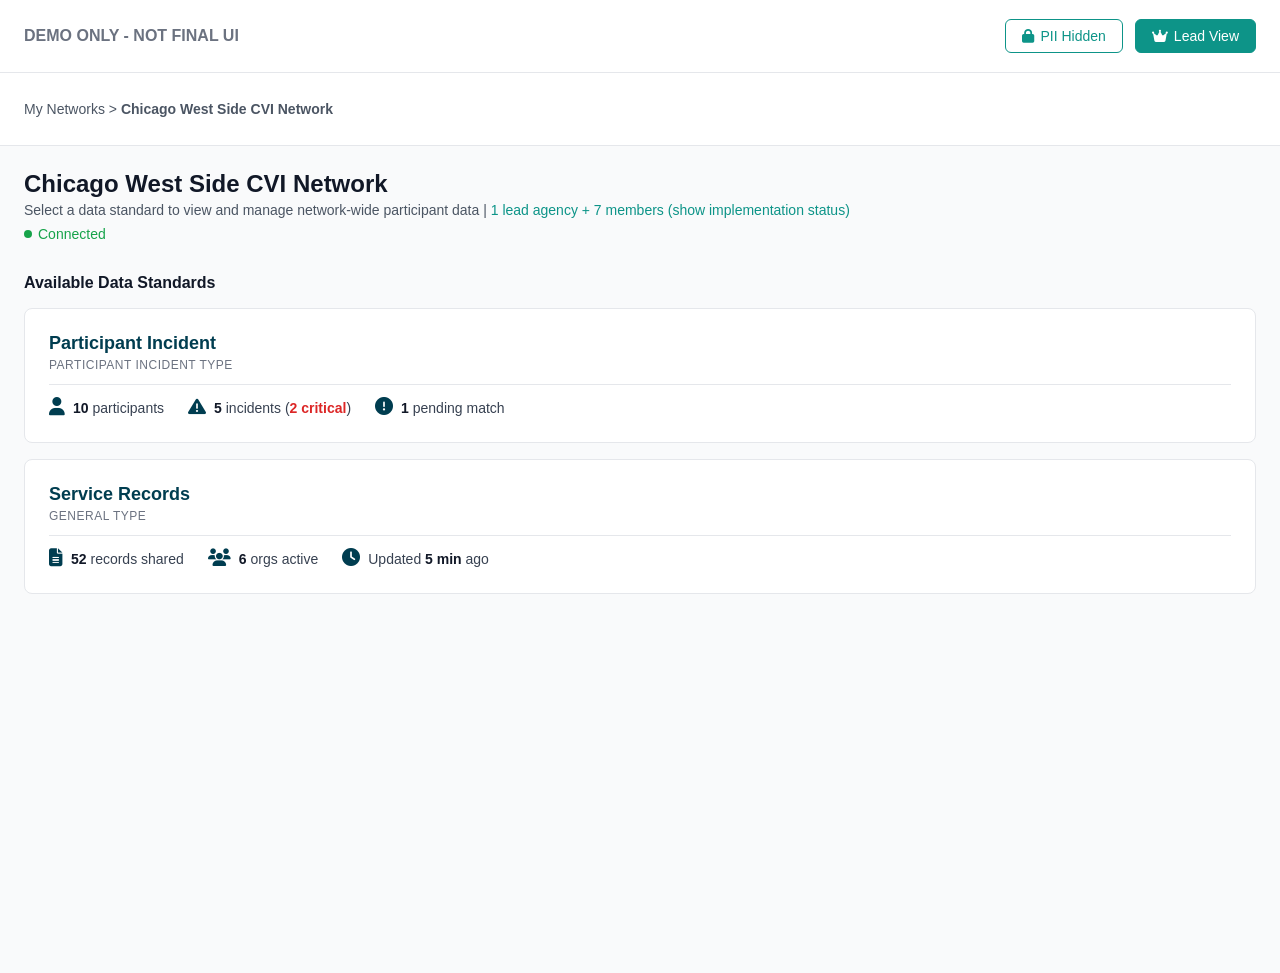
<file: _includes/network-folder-demo.html>
<!DOCTYPE html>
<html lang="en">
<head>
    <meta charset="UTF-8">
    <meta name="viewport" content="width=device-width, initial-scale=1.0">
    <title>Network Folder - Chicago West Side CVI Network</title>
    <link rel="stylesheet" href="https://cdnjs.cloudflare.com/ajax/libs/font-awesome/6.4.0/css/all.min.css">
    <style>
        * {
            box-sizing: border-box;
            margin: 0;
            padding: 0;
        }

        :root {
            --primary-teal: #0d9488;
            --primary-teal-hover: #0f766e;
            --dark-teal: #003d50;
            --green: #16a34a;
            --orange: #ea580c;
            --red: #dc2626;
            --blue: #3b82f6;
            --yellow: #eab308;
            --gray-50: #f9fafb;
            --gray-100: #f3f4f6;
            --gray-200: #e5e7eb;
            --gray-300: #d1d5db;
            --gray-400: #9ca3af;
            --gray-500: #6b7280;
            --gray-600: #4b5563;
            --gray-700: #374151;
            --gray-900: #111827;
            --border: #e5e7eb;
        }

        body {
            font-family: -apple-system, BlinkMacSystemFont, 'Segoe UI', Roboto, sans-serif;
            background: var(--gray-50);
            color: var(--gray-900);
            font-size: 14px;
        }

        /* Demo Control Navigation (Always Visible) */
        .demo-control-nav {
            background: white;
            border-bottom: 1px solid var(--border);
            padding: 12px 0;
        }

        .demo-control-nav-content {
            max-width: 1400px;
            margin: 0 auto;
            padding: 0 24px;
            display: flex;
            justify-content: space-between;
            align-items: center;
            min-height: 48px;
            h1 {
                font-size: 16px;
                font-weight: 600;
                color: var(--gray-500);
            }
        }

        .demo-button-group {
            display: flex;
            gap: 12px;
            align-items: center;
        }

        /* Breadcrumb Navigation (Main Pages) */
        .breadcrumb-nav {
            background: white;
            border-bottom: 1px solid var(--border);
            padding: 12px 0;
        }

        .breadcrumb-nav-content {
            max-width: 1400px;
            margin: 0 auto;
            padding: 0 24px;
            display: flex;
            justify-content: flex-start;
            align-items: center;
            min-height: 48px;
        }

        .breadcrumb {
            color: var(--gray-600);
            font-size: 14px;
            text-align: left;
        }

        .breadcrumb a {
            color: var(--gray-600);
            text-decoration: none;
        }

        .breadcrumb a:hover {
            color: var(--gray-900);
        }

        .btn {
            padding: 8px 16px;
            border-radius: 6px;
            font-size: 14px;
            font-weight: 500;
            cursor: pointer;
            border: 1px solid var(--border);
            background: white;
            display: inline-flex;
            align-items: center;
            gap: 6px;
            transition: all 0.2s;
        }

        .btn:hover {
            background: var(--gray-50);
        }

        .btn-primary {
            background: var(--primary-teal);
            color: white;
            border-color: var(--primary-teal);
        }

        .btn-primary:hover {
            background: var(--primary-teal-hover);
        }

        .btn-icon {
            padding: 8px;
            border: none;
            background: none;
        }

        /* Main Container */
        .container {
            max-width: 1400px;
            margin: 0 auto;
            padding: 24px;
        }

        /* Header */
        .page-header {
            margin-bottom: 24px;
        }

        .page-title {
            font-size: 24px;
            font-weight: 600;
            margin-bottom: 4px;
        }

        .page-subtitle {
            color: var(--gray-600);
            font-size: 14px;
        }

        .page-subtitle a {
            color: var(--primary-teal);
            text-decoration: none;
        }

        .header-status {
            display: flex;
            align-items: center;
            gap: 16px;
            margin-top: 8px;
        }

        .status-dot {
            width: 8px;
            height: 8px;
            border-radius: 50%;
            background: var(--green);
            position: relative;
            transition: all 0.3s ease;
        }

        .status-dot.pulse {
            animation: pulse 1.5s ease-out;
        }

        @keyframes pulse {
            0% {
                box-shadow: 0 0 0 0 rgba(22, 163, 74, 0.7);
            }
            50% {
                box-shadow: 0 0 0 6px rgba(22, 163, 74, 0);
            }
            100% {
                box-shadow: 0 0 0 0 rgba(22, 163, 74, 0);
            }
        }

        .status-dot.disconnected {
            background: var(--red);
        }

        .status-dot.connecting {
            background: var(--orange);
            animation: blink 1s ease-in-out infinite;
        }

        @keyframes blink {
            0%, 100% {
                opacity: 1;
            }
            50% {
                opacity: 0.3;
            }
        }

        /* Network Member Organizations Table */
        .member-org-section {
            background: white;
            border: 1px solid var(--border);
            border-radius: 8px;
            margin-bottom: 24px;
            overflow: hidden;
        }

        .section-header {
            padding: 16px 20px;
            border-bottom: 1px solid var(--border);
            display: flex;
            justify-content: space-between;
            align-items: center;
            background: white;
        }

        .section-header h3 {
            font-size: 15px;
            font-weight: 600;
        }

        .close-btn {
            background: none;
            border: none;
            font-size: 18px;
            color: var(--gray-400);
            cursor: pointer;
            padding: 4px 8px;
        }

        .close-btn:hover {
            color: var(--gray-600);
        }

        table {
            width: 100%;
            border-collapse: collapse;
        }

        th {
            text-align: left;
            padding: 12px 20px;
            font-weight: 500;
            font-size: 13px;
            color: var(--gray-600);
            background: var(--gray-50);
            border-bottom: 1px solid var(--border);
        }

        td {
            padding: 14px 20px;
            border-bottom: 1px solid var(--border);
            font-size: 14px;
        }

        tr:last-child td {
            border-bottom: none;
        }

        tbody tr {
            cursor: pointer;
            transition: background 0.15s;
        }

        tbody tr:hover {
            background: var(--gray-50);
        }

        .org-name {
            display: flex;
            align-items: center;
            gap: 10px;
        }

        .org-icon {
            width: 24px;
            height: 24px;
            background: var(--primary-teal);
            border-radius: 4px;
            display: flex;
            align-items: center;
            justify-content: center;
            color: white;
            font-size: 11px;
            font-weight: 600;
            flex-shrink: 0;
        }

        .role-badge {
            color: var(--primary-teal);
            font-weight: 500;
        }

        .status-active {
            display: flex;
            align-items: center;
            gap: 6px;
            color: var(--green);
            font-weight: 500;
        }

        .status-active::before {
            content: '●';
            font-size: 12px;
        }

        .status-pending {
            display: flex;
            align-items: center;
            gap: 6px;
            color: var(--orange);
            font-weight: 500;
        }

        .status-pending::before {
            content: '●';
            font-size: 12px;
        }

        .status-disconnected {
            display: flex;
            align-items: center;
            gap: 6px;
            color: var(--gray-500);
            font-weight: 500;
        }

        .status-disconnected::before {
            content: '●';
            font-size: 12px;
        }

        .table-footer {
            padding: 12px 20px;
            background: var(--gray-50);
            font-size: 13px;
            color: var(--gray-600);
        }

        /* Tabs */
        .tabs {
            display: flex;
            gap: 4px;
            border-bottom: 1px solid var(--border);
            background: white;
            padding: 0 20px;
        }

        .tab {
            padding: 14px 20px;
            border: none;
            background: none;
            cursor: pointer;
            font-size: 14px;
            font-weight: 500;
            color: var(--gray-600);
            border-bottom: 2px solid transparent;
            transition: all 0.2s;
            display: flex;
            align-items: center;
            gap: 8px;
        }

        .tab:hover {
            color: var(--gray-900);
        }

        .tab.active {
            color: var(--primary-teal);
            border-bottom-color: var(--primary-teal);
        }

        .tab-icon {
            font-size: 16px;
        }

        /* Tab Content Container */
        .tab-content-wrapper {
            background: white;
            border: 1px solid var(--border);
            border-radius: 8px;
            margin-bottom: 24px;
            overflow: hidden;
        }


        .view-activity-link {
            color: var(--primary-teal);
            text-decoration: none;
            font-weight: 500;
            font-size: 14px;
        }

        .view-activity-link:hover {
            text-decoration: underline;
        }

        /* Content Section */
        .content-section {
            background: white;
        }

        .tab-content .content-section:first-child {
            border-top: none;
        }

        .tab-content .content-section:not(:last-child) {
            border-bottom: 1px solid var(--border);
        }

        .content-section-header {
            padding: 20px;
            border-bottom: 1px solid var(--border);
        }

        .content-section-title {
            font-size: 16px;
            font-weight: 600;
            margin-bottom: 4px;
        }

        .content-section-subtitle {
            color: var(--gray-600);
            font-size: 13px;
        }

        .content-section-meta {
            display: flex;
            justify-content: space-between;
            align-items: center;
        }

        .total-count {
            color: var(--gray-600);
            font-size: 13px;
            display: flex;
            align-items: center;
            gap: 6px;
        }

        /* Status Badges */
        .status-badges {
            display: flex;
            gap: 16px;
            padding: 16px 20px;
            border-bottom: 1px solid var(--border);
        }

        .status-badge {
            display: flex;
            align-items: center;
            gap: 6px;
            font-size: 13px;
            font-weight: 500;
        }

        .status-badge.confirmed {
            color: var(--green);
        }

        .status-badge.potential {
            color: var(--orange);
        }

        .status-badge.pending {
            color: var(--blue);
        }

        .status-icon {
            font-size: 16px;
        }

        /* Collapsible Sections */
        .collapsible-section {
            border-bottom: 1px solid var(--border);
        }

        .collapsible-section:last-child {
            border-bottom: none;
        }

        .collapsible-header {
            padding: 16px 20px;
            display: flex;
            align-items: center;
            gap: 12px;
            cursor: pointer;
            user-select: none;
            transition: background 0.2s;
        }

        .collapsible-header:hover {
            background: var(--gray-50);
        }

        .chevron {
            color: var(--gray-400);
            font-size: 14px;
            transition: transform 0.2s;
        }

        .collapsible-section.expanded .chevron {
            transform: rotate(90deg);
        }

        .section-icon {
            font-size: 16px;
            color: var(--gray-500);
        }

        .section-label {
            flex: 1;
            font-weight: 500;
            font-size: 14px;
        }

        .record-count {
            color: var(--gray-500);
            font-size: 13px;
        }

        .collapsible-content {
            display: none;
            padding: 0;
        }

        .collapsible-section.expanded .collapsible-content {
            display: block;
        }

        /* Incident/Participant specific */
        .incident-id {
            font-family: 'Courier New', monospace;
            font-size: 13px;
            font-weight: 600;
        }

        .severity-badge {
            padding: 4px 10px;
            border-radius: 4px;
            font-size: 12px;
            font-weight: 600;
            display: inline-block;
        }

        .severity-critical {
            background: #fee2e2;
            color: var(--red);
        }

        .severity-high {
            background: #fed7aa;
            color: var(--orange);
        }

        .severity-medium {
            background: #fef3c7;
            color: #d97706;
        }

        .severity-low {
            background: #dcfce7;
            color: var(--green);
        }

        /* Org Response Status */
        .response-status {
            display: flex;
            align-items: center;
            gap: 6px;
        }

        .response-circles {
            display: flex;
            gap: 4px;
        }

        .response-circle {
            width: 20px;
            height: 20px;
            border-radius: 50%;
            border: 2px solid var(--border);
            background: white;
        }

        .response-circle.complete {
            background: var(--green);
            border-color: var(--green);
        }

        .response-circle.in-progress {
            background: var(--orange);
            border-color: var(--orange);
        }

        .response-text {
            font-size: 13px;
            color: var(--gray-600);
        }

        /* View Button */
        .view-btn {
            padding: 6px 12px;
            border: 1px solid var(--border);
            background: white;
            border-radius: 4px;
            cursor: pointer;
            font-size: 13px;
            display: flex;
            align-items: center;
            gap: 6px;
            color: var(--gray-700);
        }

        .view-btn:hover {
            background: var(--gray-50);
        }

        /* PII Hidden Button */
        .pii-toggle-btn {
            padding: 8px 16px;
            border: 1.5px solid var(--primary-teal);
            background: white;
            border-radius: 6px;
            color: var(--primary-teal);
            font-weight: 500;
            cursor: pointer;
            display: flex;
            align-items: center;
            gap: 6px;
            font-size: 14px;
        }

        .pii-toggle-btn:hover {
            background: #f0fdfa;
        }

        /* Tab Content */
        .tab-content {
            display: none;
        }

        .tab-content.active {
            display: block;
        }

        /* Match confidence bar */
        .confidence-bar {
            flex: 1;
            height: 6px;
            background: var(--gray-200);
            border-radius: 3px;
            overflow: hidden;
        }

        .confidence-fill {
            height: 100%;
        }

        .confidence-fill.high {
            background: var(--green);
        }

        .confidence-fill.potential {
            background: var(--orange);
        }

        .confidence-fill.low {
            background: var(--gray-400);
        }

        /* Participant badges */
        .participant-tag {
            display: inline-flex;
            align-items: center;
            gap: 4px;
            padding: 3px 8px;
            background: var(--gray-100);
            border-radius: 4px;
            font-size: 12px;
            color: var(--gray-700);
            margin-right: 6px;
        }

        .risk-badge {
            padding: 3px 8px;
            border-radius: 4px;
            font-size: 12px;
            font-weight: 600;
            background: #fee2e2;
            color: var(--red);
        }

        /* Modal */
        .modal {
            display: none;
            position: fixed;
            inset: 0;
            background: rgba(0,0,0,0.5);
            z-index: 1000;
            align-items: center;
            justify-content: center;
            padding: 2rem;
        }

        .modal.active {
            display: flex;
        }

        .modal-content {
            background: white;
            border-radius: 8px;
            max-width: 900px;
            width: 100%;
            max-height: 90vh;
            overflow-y: auto;
        }

        .modal-header {
            padding: 20px;
            border-bottom: 1px solid var(--border);
            display: flex;
            justify-content: space-between;
            align-items: center;
        }

        .modal-title {
            font-size: 20px;
            font-weight: 600;
        }

        .modal-body {
            padding: 24px;
        }

        .score-display {
            text-align: center;
            padding: 2rem;
        }

        .score-circle {
            width: 120px;
            height: 120px;
            margin: 0 auto 1rem;
            border-radius: 50%;
            background: var(--gray-100);
            display: flex;
            flex-direction: column;
            align-items: center;
            justify-content: center;
        }

        .score-value {
            font-size: 2rem;
            font-weight: 700;
        }

        .score-label {
            font-size: 0.85rem;
            color: var(--gray-600);
        }

        .match-reasons {
            background: #fef3c7;
            padding: 1rem;
            border-radius: 6px;
            margin: 1.5rem 0;
            border-left: 4px solid var(--orange);
        }

        .match-reasons ul {
            margin-top: 0.5rem;
            margin-left: 1.5rem;
            color: var(--gray-700);
        }

        .match-reasons li {
            margin-bottom: 0.25rem;
        }

        /* Participant Detail Page Styles */
        #participant-detail-page {
            display: none;
            background: var(--gray-50);
            min-height: 100vh;
        }

        .detail-top-nav {
            background: white;
            border-bottom: 1px solid var(--border);
            padding: 12px 0;
        }

        .detail-top-nav-content {
            max-width: 1400px;
            margin: 0 auto;
            padding: 0 24px;
            display: flex;
            justify-content: space-between;
            align-items: center;
        }

        .detail-back-link {
            color: var(--gray-600);
            text-decoration: none;
            display: flex;
            align-items: center;
            gap: 4px;
            font-size: 14px;
            flex-shrink: 1;
            min-width: 0;
        }

        .detail-back-link:hover {
            color: var(--gray-900);
        }

        .detail-actions {
            display: flex;
            gap: 8px;
            flex-shrink: 0;
        }

        /* Secondary Navigation (App-level) */
        .secondary-nav {
            background: white;
            border-bottom: 1px solid var(--border);
            padding: 12px 0;
        }

        .secondary-nav-content {
            max-width: 1400px;
            margin: 0 auto;
            padding: 0 24px;
            display: flex;
            justify-content: space-between;
            align-items: center;
            min-height: 48px;
        }

        .secondary-breadcrumb {
            color: var(--gray-600);
            font-size: 14px;
        }

        .secondary-breadcrumb a {
            color: var(--gray-600);
            text-decoration: none;
        }

        .secondary-breadcrumb a:hover {
            color: var(--gray-900);
        }

        .secondary-breadcrumb strong {
            color: var(--gray-900);
        }

        .secondary-actions {
            display: flex;
            gap: 8px;
            flex-shrink: 0;
        }

        .participant-header-card {
            background: white;
            border: 1px solid var(--border);
            border-radius: 8px;
            padding: 24px;
            margin-bottom: 20px;
        }

        .participant-header-top {
            display: flex;
            align-items: flex-start;
            gap: 16px;
            margin-bottom: 20px;
            padding-bottom: 20px;
            border-bottom: 1px solid var(--border);
        }

        .participant-avatar {
            width: 48px;
            height: 48px;
            border-radius: 50%;
            background: var(--primary-teal);
            color: white;
            display: flex;
            align-items: center;
            justify-content: center;
            font-size: 24px;
            flex-shrink: 0;
        }

        .participant-header-info {
            flex: 1;
        }

        .participant-id-row {
            display: flex;
            align-items: center;
            gap: 8px;
            margin-bottom: 6px;
        }

        .participant-id {
            font-size: 20px;
            font-weight: 600;
            color: var(--gray-900);
        }

        .badge-confirmed {
            background: #dcfce7;
            color: var(--green);
            padding: 4px 10px;
            border-radius: 12px;
            font-size: 12px;
            font-weight: 500;
            display: inline-flex;
            align-items: center;
            gap: 4px;
        }

        .badge-risk {
            background: #fee2e2;
            color: var(--red);
            padding: 4px 10px;
            border-radius: 12px;
            font-size: 12px;
            font-weight: 500;
            display: inline-flex;
            align-items: center;
            gap: 4px;
        }

        .participant-meta {
            font-size: 13px;
            color: var(--gray-600);
        }

        .header-contact-row {
            display: flex;
            gap: 32px;
            align-items: center;
        }

        .contact-item {
            display: flex;
            align-items: center;
            gap: 8px;
            font-size: 13px;
        }

        .contact-label {
            color: var(--gray-600);
        }

        .contact-value {
            color: var(--gray-900);
            font-weight: 500;
        }

        .section-card {
            background: white;
            border: 1px solid var(--border);
            border-radius: 8px;
            padding: 24px;
            margin-bottom: 20px;
            margin-top: 24px;
        }

        .section-title {
            font-size: 16px;
            font-weight: 600;
            color: var(--gray-900);
            margin-bottom: 6px;
        }

        .section-subtitle {
            font-size: 13px;
            color: var(--gray-600);
            margin-bottom: 16px;
        }

        .identity-table {
            width: 100%;
            border-collapse: collapse;
            border: 1px solid var(--border);
        }

        .identity-table th {
            text-align: left;
            padding: 10px 12px;
            background: var(--gray-50);
            font-size: 12px;
            font-weight: 600;
            color: var(--gray-700);
            border-bottom: 1px solid var(--border);
        }

        .identity-table td {
            padding: 12px;
            border-bottom: 1px solid var(--border);
            font-size: 13px;
        }

        .identity-table tr:last-child td {
            border-bottom: none;
        }

        .org-row {
            display: flex;
            align-items: center;
            gap: 8px;
        }

        .org-icon-small {
            width: 32px;
            height: 32px;
            border-radius: 6px;
            background: var(--primary-teal);
            color: white;
            display: flex;
            align-items: center;
            justify-content: center;
            font-size: 11px;
            font-weight: 600;
            flex-shrink: 0;
        }

        .org-name-text {
            font-size: 13px;
            font-weight: 500;
            color: var(--gray-900);
        }

        .check-yes {
            color: var(--green);
            font-weight: 600;
            display: flex;
            align-items: center;
            gap: 4px;
        }

        .org-card {
            border: 1px solid var(--border);
            border-radius: 8px;
            padding: 16px;
            margin-bottom: 12px;
        }

        .org-card-header {
            display: flex;
            justify-content: space-between;
            align-items: center;
            margin-bottom: 12px;
        }

        .org-card-left {
            display: flex;
            align-items: center;
            gap: 10px;
        }

        .org-badge {
            padding: 4px 10px;
            border-radius: 12px;
            font-size: 11px;
            font-weight: 600;
        }

        .org-badge-lead {
            background: #dbeafe;
            color: var(--blue);
        }

        .org-badge-referred {
            background: #e0e7ff;
            color: #6366f1;
        }

        .org-badge-supporting {
            background: var(--gray-100);
            color: var(--gray-700);
        }

        .org-since {
            font-size: 12px;
            color: var(--gray-500);
        }

        .org-services {
            display: flex;
            flex-wrap: wrap;
            gap: 6px;
            align-items: center;
        }

        .org-services-label {
            font-size: 12px;
            color: var(--gray-600);
            margin-right: 4px;
        }

        .service-tag {
            background: var(--gray-100);
            padding: 4px 10px;
            border-radius: 4px;
            font-size: 12px;
            color: var(--gray-700);
        }

        .two-column-layout {
            display: grid;
            grid-template-columns: 1fr 2fr;
            gap: 20px;
            margin-bottom: 20px;
        }

        .program-list {
            list-style: none;
            padding: 0;
        }

        .program-list li {
            padding: 8px 0;
            border-bottom: 1px solid var(--border);
            font-size: 13px;
            color: var(--gray-700);
            position: relative;
            padding-left: 16px;
        }

        .program-list li:before {
            content: "•";
            position: absolute;
            left: 0;
            color: var(--primary-teal);
            font-weight: bold;
        }

        .program-list li:last-child {
            border-bottom: none;
        }

        .activity-item {
            padding: 12px 0;
            border-bottom: 1px solid var(--border);
        }

        .activity-item:last-child {
            border-bottom: none;
        }

        .activity-date {
            font-size: 12px;
            color: var(--primary-teal);
            margin-bottom: 4px;
            font-weight: 500;
        }

        .activity-org-name {
            color: var(--primary-teal);
            font-weight: 500;
        }

        .activity-text {
            font-size: 13px;
            color: var(--gray-700);
            line-height: 1.5;
        }

        .incident-item {
            display: flex;
            align-items: center;
            justify-content: space-between;
            padding: 12px 0;
            border-bottom: 1px solid var(--border);
        }

        .incident-item:last-child {
            border-bottom: none;
        }

        .incident-left {
            display: flex;
            align-items: center;
            gap: 12px;
        }

        .incident-icon {
            width: 36px;
            height: 36px;
            border-radius: 50%;
            background: #fee2e2;
            color: var(--red);
            display: flex;
            align-items: center;
            justify-content: center;
            font-size: 16px;
            flex-shrink: 0;
        }

        .incident-icon.medium {
            background: #fed7aa;
            color: var(--orange);
        }

        .incident-info {
            flex: 1;
        }

        .incident-title {
            font-size: 14px;
            font-weight: 600;
            color: var(--gray-900);
            margin-bottom: 2px;
        }

        .incident-details {
            font-size: 12px;
            color: var(--gray-600);
        }

        .incident-severity {
            padding: 4px 10px;
            border-radius: 12px;
            font-size: 11px;
            font-weight: 600;
        }

        .incident-severity.critical {
            background: #fee2e2;
            color: var(--red);
        }

        .incident-severity.medium {
            background: #fed7aa;
            color: var(--orange);
        }

        /* Network Overview Page Styles */
        #network-overview-page {
            display: none;
            background: var(--gray-50);
            min-height: 100vh;
        }

        .data-standard-card {
            background: white;
            border: 1px solid var(--border);
            border-radius: 8px;
            padding: 24px;
            margin-bottom: 16px;
            cursor: pointer;
            transition: all 0.2s;
        }

        .data-standard-card:hover {
            border-color: var(--primary-teal);
            box-shadow: 0 2px 8px rgba(13, 148, 136, 0.1);
        }

        .data-standard-header {
            display: flex;
            justify-content: space-between;
            align-items: flex-start;
            margin-bottom: 12px;
        }

        .data-standard-title {
            font-size: 18px;
            font-weight: 600;
            color: var(--dark-teal);
            margin-bottom: 4px;
        }

        .data-standard-type {
            font-size: 12px;
            color: var(--gray-500);
            text-transform: uppercase;
            letter-spacing: 0.5px;
        }

        .data-standard-icon {
            width: 48px;
            height: 48px;
            border-radius: 8px;
            background: var(--dark-teal);
            color: white;
            display: flex;
            align-items: center;
            justify-content: center;
            font-size: 24px;
            flex-shrink: 0;
        }

        .data-standard-stats {
            display: flex;
            gap: 24px;
            padding-top: 12px;
            border-top: 1px solid var(--border);
        }

        .stat-item {
            display: flex;
            align-items: center;
            gap: 8px;
            font-size: 14px;
            color: var(--gray-700);
        }

        .stat-icon {
            font-size: 18px;
            color: var(--dark-teal);
        }

        .stat-value {
            font-weight: 600;
            color: var(--gray-900);
        }

        .stat-critical {
            color: var(--red);
            font-weight: 600;
        }

        /* Incident Detail Page Styles */
        #incident-detail-page {
            display: none;
            background: var(--gray-50);
            min-height: 100vh;
        }

        .incident-header-card {
            background: white;
            border: 1px solid var(--border);
            border-radius: 8px;
            padding: 24px;
            margin-bottom: 20px;
        }

        .incident-title-row {
            display: flex;
            align-items: center;
            gap: 12px;
            margin-bottom: 8px;
        }

        .incident-title-text {
            font-size: 24px;
            font-weight: 600;
            color: var(--gray-900);
        }

        .badge-critical {
            background: var(--red);
            color: white;
            padding: 4px 12px;
            border-radius: 12px;
            font-size: 12px;
            font-weight: 600;
        }

        .incident-subtitle {
            font-size: 13px;
            color: var(--gray-600);
            margin-bottom: 16px;
        }

        .org-badges-row {
            display: flex;
            gap: 8px;
            margin-bottom: 20px;
            padding-bottom: 20px;
            border-bottom: 1px solid var(--border);
        }

        .org-badge-pill {
            padding: 4px 12px;
            border-radius: 12px;
            font-size: 12px;
            font-weight: 500;
            background: var(--gray-100);
            color: var(--gray-700);
        }

        .incident-meta-row {
            display: grid;
            grid-template-columns: 1fr 1fr 1fr;
            gap: 24px;
            margin-bottom: 16px;
        }

        .incident-meta-item {
            display: flex;
            align-items: flex-start;
            gap: 8px;
        }

        .incident-meta-icon {
            color: var(--gray-400);
            font-size: 16px;
            margin-top: 2px;
        }

        .incident-meta-content {
            flex: 1;
        }

        .incident-meta-label {
            font-size: 11px;
            color: var(--gray-500);
            margin-bottom: 2px;
        }

        .incident-meta-value {
            font-size: 14px;
            color: var(--gray-900);
            font-weight: 500;
        }

        .incident-tags-row {
            display: flex;
            gap: 8px;
            flex-wrap: wrap;
        }

        .incident-tag {
            padding: 4px 12px;
            border-radius: 12px;
            font-size: 12px;
            font-weight: 500;
            background: var(--gray-100);
            color: var(--gray-700);
        }

        .description-box {
            background: white;
            border: 1px solid var(--border);
            border-radius: 8px;
            padding: 20px;
            margin-bottom: 20px;
        }

        .description-title {
            font-size: 14px;
            font-weight: 600;
            color: var(--gray-900);
            margin-bottom: 12px;
        }

        .description-text {
            font-size: 14px;
            color: var(--gray-700);
            line-height: 1.6;
        }

        .involved-persons-box {
            background: white;
            border: 1px solid var(--border);
            border-radius: 8px;
            padding: 20px;
            margin-bottom: 32px;
        }

        .person-item {
            display: flex;
            align-items: center;
            gap: 12px;
            margin-bottom: 16px;
        }

        .person-item:last-child {
            margin-bottom: 0;
        }

        .person-avatar-small {
            width: 40px;
            height: 40px;
            border-radius: 50%;
            background: var(--primary-teal);
            color: white;
            display: flex;
            align-items: center;
            justify-content: center;
            font-size: 18px;
        }

        .person-name {
            font-size: 14px;
            font-weight: 500;
            color: var(--gray-900);
        }

        .person-id {
            font-size: 12px;
            color: var(--gray-600);
        }

        .response-status-section {
            background: white;
            border: 1px solid var(--border);
            border-radius: 8px;
            padding: 20px;
        }

        .response-status-header {
            display: flex;
            justify-content: space-between;
            align-items: center;
            margin-bottom: 16px;
        }

        .response-legend {
            display: flex;
            gap: 16px;
            font-size: 12px;
        }

        .legend-item {
            display: flex;
            align-items: center;
            gap: 4px;
            color: var(--gray-600);
        }

        .org-response-card {
            border: 1px solid var(--border);
            border-radius: 8px;
            padding: 16px;
            margin-bottom: 12px;
            background: var(--gray-50);
        }

        .org-response-header {
            display: flex;
            justify-content: space-between;
            align-items: center;
            margin-bottom: 16px;
        }

        .org-response-left {
            display: flex;
            align-items: center;
            gap: 10px;
        }

        .org-response-name {
            font-size: 14px;
            font-weight: 600;
            color: var(--gray-900);
        }

        .status-badge-progress {
            background: #fed7aa;
            color: var(--orange);
            padding: 4px 10px;
            border-radius: 12px;
            font-size: 11px;
            font-weight: 600;
        }

        .status-badge-not-started {
            background: var(--gray-200);
            color: var(--gray-700);
            padding: 4px 10px;
            border-radius: 12px;
            font-size: 11px;
            font-weight: 600;
        }

        .actions-grid {
            display: grid;
            grid-template-columns: repeat(3, 1fr);
            gap: 16px;
            margin-bottom: 16px;
        }

        .actions-column {
            background: white;
            padding: 12px;
            border-radius: 6px;
        }

        .actions-column-title {
            font-size: 11px;
            font-weight: 600;
            text-transform: uppercase;
            margin-bottom: 10px;
        }

        .actions-column-title.planned {
            color: var(--gray-600);
        }

        .actions-column-title.in-progress {
            color: var(--orange);
        }

        .actions-column-title.completed {
            color: var(--green);
        }

        .action-item {
            display: flex;
            align-items: flex-start;
            gap: 8px;
            font-size: 13px;
            margin-bottom: 8px;
            color: var(--gray-700);
        }

        .action-checkbox {
            margin-top: 2px;
            color: var(--gray-400);
        }

        .action-checkbox.checked {
            color: var(--green);
        }

        .org-response-actions {
            display: flex;
            gap: 8px;
        }

        /* Map Section Styles */
        .map-section {
            background: white;
            border: 1px solid var(--border);
            border-radius: 8px;
            padding: 20px;
            margin-bottom: 24px;
        }

        .map-container {
            width: 100%;
            height: 400px;
            background: var(--gray-100);
            border-radius: 8px;
            position: relative;
            overflow: hidden;
            margin-top: 12px;
        }

        .map-placeholder {
            width: 100%;
            height: 100%;
            background: linear-gradient(135deg, #e6f3f0 0%, #d4e8e4 100%);
            position: relative;
        }

        .map-marker {
            position: absolute;
            top: 50%;
            left: 50%;
            width: 40px;
            height: 40px;
            background: var(--red);
            border-radius: 50% 50% 50% 0;
            transform: translate(-50%, -100%) rotate(-45deg);
            box-shadow: 0 4px 12px rgba(0,0,0,0.3);
        }

        .map-marker::before {
            content: '';
            position: absolute;
            top: 50%;
            left: 50%;
            transform: translate(-50%, -50%);
            width: 20px;
            height: 20px;
            background: white;
            border-radius: 50%;
        }

        .map-controls {
            position: absolute;
            top: 16px;
            right: 16px;
            display: flex;
            flex-direction: column;
            gap: 8px;
        }

        .map-control-btn {
            width: 32px;
            height: 32px;
            background: white;
            border: 1px solid var(--border);
            border-radius: 4px;
            display: flex;
            align-items: center;
            justify-content: center;
            cursor: pointer;
            box-shadow: 0 2px 4px rgba(0,0,0,0.1);
            font-size: 14px;
            color: var(--gray-700);
        }

        .map-control-btn:hover {
            background: var(--gray-50);
        }

        .map-info-box {
            position: absolute;
            bottom: 16px;
            left: 16px;
            background: white;
            padding: 12px;
            border-radius: 8px;
            box-shadow: 0 2px 8px rgba(0,0,0,0.15);
            font-size: 13px;
        }

        .map-info-title {
            font-weight: 600;
            margin-bottom: 4px;
        }

        .map-info-address {
            color: var(--gray-600);
            font-size: 12px;
        }

        .map-legend {
            position: absolute;
            top: 16px;
            left: 16px;
            background: white;
            padding: 8px 12px;
            border-radius: 6px;
            box-shadow: 0 2px 4px rgba(0,0,0,0.1);
            font-size: 11px;
            color: var(--gray-600);
        }

        /* Involved Persons Table Styles */
        .involved-persons-section {
            background: white;
            border: 1px solid var(--border);
            border-radius: 8px;
            padding: 20px;
            margin-bottom: 24px;
        }

        .involved-persons-table {
            width: 100%;
            border-collapse: collapse;
            margin-top: 12px;
            border: 1px solid var(--border);
        }

        .involved-persons-table th {
            text-align: left;
            padding: 12px;
            border-bottom: 1px solid var(--border);
            font-size: 12px;
            font-weight: 600;
            color: var(--gray-600);
            text-transform: uppercase;
            letter-spacing: 0.05em;
        }

        .involved-persons-table th:first-child {
            border-left: 1px solid var(--border);
        }

        .involved-persons-table th:last-child {
            border-right: 1px solid var(--border);
        }

        .involved-persons-table thead tr:first-child th {
            border-top: 1px solid var(--border);
        }

        .involved-persons-table td {
            padding: 16px 12px;
            border-bottom: 1px solid var(--border);
            font-size: 14px;
        }

        .involved-persons-table td:first-child {
            border-left: 1px solid var(--border);
        }

        .involved-persons-table td:last-child {
            border-right: 1px solid var(--border);
        }

        .involved-persons-table tr:last-child td {
            border-bottom: 1px solid var(--border);
        }

        .involved-persons-table tr:hover {
            background: var(--gray-50);
        }

        .participant-cell {
            display: flex;
            align-items: center;
            gap: 12px;
        }

        .participant-avatar {
            width: 40px;
            height: 40px;
            border-radius: 50%;
            background: var(--primary-teal);
            color: white;
            display: flex;
            align-items: center;
            justify-content: center;
            font-size: 16px;
            font-weight: 600;
            flex-shrink: 0;
        }

        .participant-info {
            display: flex;
            flex-direction: column;
            gap: 2px;
        }

        .participant-name {
            font-size: 14px;
            font-weight: 500;
            color: var(--gray-900);
        }

        .participant-id {
            font-size: 12px;
            color: var(--gray-600);
        }

        .role-badge {
            display: inline-block;
            padding: 4px 12px;
            border-radius: 12px;
            font-size: 12px;
            font-weight: 500;
            background: var(--orange);
            color: white;
        }

        .role-badge.victim {
            background: var(--red);
        }

        .role-badge.witness {
            background: var(--blue);
        }

        .role-badge.at-risk {
            background: var(--yellow);
            color: var(--gray-900);
        }

        .org-list {
            display: flex;
            flex-direction: column;
            gap: 4px;
        }

        .org-item {
            display: flex;
            align-items: center;
            gap: 8px;
            font-size: 13px;
            color: var(--gray-700);
        }

        .org-icon-mini {
            width: 20px;
            height: 20px;
            border-radius: 4px;
            background: var(--gray-200);
            color: var(--gray-700);
            font-size: 9px;
            font-weight: 600;
            display: flex;
            align-items: center;
            justify-content: center;
        }

        .last-contact {
            font-size: 13px;
            color: var(--gray-700);
        }

        .last-contact-date {
            color: var(--gray-600);
            font-size: 12px;
            margin-top: 2px;
        }

        .table-actions {
            display: flex;
            gap: 8px;
        }

        .icon-btn {
            width: 32px;
            height: 32px;
            border-radius: 6px;
            border: 1px solid var(--border);
            background: white;
            color: var(--gray-600);
            display: flex;
            align-items: center;
            justify-content: center;
            cursor: pointer;
        }

        .icon-btn:hover {
            background: var(--gray-50);
            color: var(--gray-900);
        }

        /* Note Composer Styles */
        .note-composer {
            background: white;
            border-radius: 8px;
            padding: 20px;
            margin-bottom: 24px;
        }

        .note-composer-title {
            font-size: 16px;
            font-weight: 600;
            color: var(--gray-900);
            margin-bottom: 16px;
        }

        .note-textarea-wrapper {
            position: relative;
            margin-bottom: 16px;
        }

        .note-textarea {
            width: 100%;
            min-height: 120px;
            padding: 12px;
            border: 1px solid var(--border);
            border-radius: 6px;
            font-family: inherit;
            font-size: 14px;
            resize: vertical;
        }

        .note-textarea:focus {
            outline: none;
            border-color: var(--primary-teal);
            box-shadow: 0 0 0 3px rgba(13, 148, 136, 0.1);
        }

        .note-composer-footer {
            display: flex;
            justify-content: space-between;
            align-items: center;
            margin-top: 12px;
        }

        .note-textarea-hint {
            font-size: 12px;
            color: var(--gray-600);
        }

        .note-textarea-hint code {
            background: var(--gray-100);
            padding: 2px 6px;
            border-radius: 3px;
            font-family: monospace;
            color: var(--gray-700);
        }

        /* Autocomplete Dropdown */
        .mention-autocomplete {
            position: fixed;
            background: white;
            border: 1px solid var(--border);
            border-radius: 8px;
            box-shadow: 0 8px 24px rgba(0, 0, 0, 0.2);
            max-height: 300px;
            overflow-y: auto;
            z-index: 9999;
            min-width: 320px;
            display: none;
        }

        .mention-autocomplete.active {
            display: block;
        }

        .mention-autocomplete-header {
            padding: 8px 12px;
            font-size: 11px;
            font-weight: 600;
            color: var(--gray-600);
            text-transform: uppercase;
            letter-spacing: 0.05em;
            background: var(--gray-50);
            border-bottom: 1px solid var(--border);
        }

        .mention-autocomplete-item {
            padding: 10px 12px;
            cursor: pointer;
            display: flex;
            align-items: center;
            gap: 10px;
            border-bottom: 1px solid var(--gray-100);
        }

        .mention-autocomplete-item:last-child {
            border-bottom: none;
        }

        .mention-autocomplete-item:hover,
        .mention-autocomplete-item.selected {
            background: var(--gray-50);
        }

        .mention-autocomplete-icon {
            width: 32px;
            height: 32px;
            border-radius: 6px;
            display: flex;
            align-items: center;
            justify-content: center;
            font-size: 14px;
            flex-shrink: 0;
        }

        .mention-autocomplete-icon.participant {
            background: #e0f2fe;
            color: #0369a1;
        }

        .mention-autocomplete-icon.incident {
            background: #fef3c7;
            color: #b45309;
        }

        .mention-autocomplete-icon.org {
            background: #e0e7ff;
            color: #4338ca;
        }

        .mention-autocomplete-info {
            flex: 1;
            min-width: 0;
        }

        .mention-autocomplete-name {
            font-size: 14px;
            font-weight: 500;
            color: var(--gray-900);
            white-space: nowrap;
            overflow: hidden;
            text-overflow: ellipsis;
        }

        .mention-autocomplete-meta {
            font-size: 12px;
            color: var(--gray-600);
            white-space: nowrap;
            overflow: hidden;
            text-overflow: ellipsis;
        }

        .note-composer-actions {
            display: flex;
            gap: 12px;
            justify-content: flex-end;
        }

        .auto-tag-badge {
            display: inline-flex;
            align-items: center;
            gap: 6px;
            padding: 6px 12px;
            border-radius: 6px;
            font-size: 12px;
            font-weight: 500;
            background: #f0f9ff;
            border: 1px solid #bae6fd;
            color: #0369a1;
        }

        .auto-tag-badge i {
            font-size: 11px;
        }

        /* Note Tags in Table */
        .note-tag {
            display: inline-block;
            padding: 4px 8px;
            border-radius: 4px;
            font-size: 12px;
            font-weight: 500;
            cursor: pointer;
            transition: all 0.2s;
            text-decoration: none;
        }

        .note-tag:hover {
            transform: translateY(-1px);
            box-shadow: 0 2px 4px rgba(0, 0, 0, 0.1);
        }

        .note-tag.participant-tag {
            background: #e0f2fe;
            color: #0369a1;
            border: 1px solid #bae6fd;
        }

        .note-tag.incident-tag {
            background: #fef3c7;
            color: #b45309;
            border: 1px solid #fde68a;
        }

        .note-tag.org-tag {
            background: #e0e7ff;
            color: #4338ca;
            border: 1px solid #c7d2fe;
        }

        .note-tags-cell {
            display: flex;
            flex-wrap: wrap;
            gap: 6px;
            align-items: center;
        }

        /* Note Time Grouping Styles (Slack-style) */
        .note-date-separator {
            position: relative;
            text-align: center;
            margin: 24px 0 16px;
        }

        .note-date-separator-line {
            position: absolute;
            top: 50%;
            left: 0;
            right: 0;
            height: 1px;
            background: var(--border);
        }

        .note-date-separator-text {
            position: relative;
            display: inline-block;
            background: white;
            padding: 0 16px;
            font-size: 13px;
            font-weight: 600;
            color: var(--gray-900);
            z-index: 1;
        }

        .note-timestamp {
            font-size: 11px;
            color: var(--gray-600);
            margin-left: 8px;
        }

        /* Chat-style Note Messages */
        .notes-container {
            padding: 0 20px;
        }

        .note-message {
            display: flex;
            gap: 12px;
            padding: 12px 0;
            border-bottom: 1px solid var(--gray-100);
        }

        .note-message:last-child {
            border-bottom: none;
        }

        .note-message:hover {
            background: var(--gray-50);
            margin: 0 -20px;
            padding-left: 20px;
            padding-right: 20px;
        }

        .note-avatar {
            width: 36px;
            height: 36px;
            border-radius: 6px;
            background: var(--primary-teal);
            color: white;
            display: flex;
            align-items: center;
            justify-content: center;
            font-weight: 600;
            font-size: 14px;
            flex-shrink: 0;
        }

        .note-content {
            flex: 1;
            min-width: 0;
        }

        .note-header {
            display: flex;
            align-items: center;
            gap: 8px;
            margin-bottom: 4px;
            flex-wrap: wrap;
        }

        .note-author-name {
            font-weight: 600;
            color: var(--gray-900);
            font-size: 14px;
        }

        .note-org {
            font-size: 12px;
            color: var(--gray-600);
        }

        .note-time {
            font-size: 11px;
            color: var(--gray-600);
        }

        .note-type-badge {
            font-size: 11px;
            padding: 2px 8px;
            border-radius: 4px;
            font-weight: 500;
        }

        .note-body {
            color: var(--gray-700);
            font-size: 14px;
            line-height: 1.5;
            margin-bottom: 8px;
        }

        .note-tags {
            display: flex;
            flex-wrap: wrap;
            gap: 6px;
            margin-top: 8px;
        }

        /* Load More Indicator */
        .load-more-indicator {
            display: flex;
            align-items: center;
            gap: 16px;
            margin: 32px 20px 20px 20px;
            padding: 16px 0;
        }

        .load-more-line {
            flex: 1;
            height: 1px;
            background: var(--gray-200);
        }

        .load-more-text {
            font-size: 13px;
            color: var(--gray-600);
            font-weight: 500;
            display: flex;
            align-items: center;
            gap: 8px;
            white-space: nowrap;
        }

        .load-more-text i {
            font-size: 12px;
            color: var(--gray-500);
        }

        .notes-list {
            background: white;
            border-radius: 8px;
            margin-bottom: 24px;
        }
    </style>
</head>
<body>
    <!-- Demo Control Navigation (Always Visible - Outside all pages) -->
    <nav class="demo-control-nav">
        <div class="demo-control-nav-content">
            <h1>DEMO ONLY - NOT FINAL UI</h1>
            <div class="demo-button-group">
                <button class="pii-toggle-btn" onclick="togglePII()">
                    <span id="pii-icon"><i class="fas fa-lock"></i></span>
                    <span id="pii-text">PII Hidden</span>
                </button>
                <button class="btn btn-primary" onclick="toggleViewMode()">
                    <i class="fas fa-crown" id="view-icon"></i>
                    <span id="view-text">Lead View</span>
                </button>
            </div>
        </div>
    </nav>

    <!-- Network Overview Page -->
    <div id="network-overview-page">
        <!-- Breadcrumb Navigation -->
        <nav class="breadcrumb-nav">
            <div class="breadcrumb-nav-content">
                <div class="breadcrumb">
                    <a href="#">My Networks</a> &gt; <strong>Chicago West Side CVI Network</strong>
                </div>
            </div>
        </nav>

        <!-- Page Content -->
        <div class="container">
            <!-- Page Header -->
            <div class="page-header">
                <h1 class="page-title">Chicago West Side CVI Network</h1>
                <div class="page-subtitle">
                    Select a data standard to view and manage network-wide participant data |
                    <a href="#" onclick="toggleOrgTable(); return false;">1 lead agency + 7 members (show implementation status)</a>
                </div>
                <div class="header-status">
                    <div style="display: flex; align-items: center; gap: 6px;">
                        <span class="status-dot"></span>
                        <span style="color: var(--green); font-weight: 500;">Connected</span>
                    </div>
                </div>
            </div>

            <!-- Network Member Organizations (collapsed by default) -->
            <div class="member-org-section" id="org-section-overview" style="display: none;">
                <div class="section-header">
                    <h3>Network Member Organizations</h3>
                    <button class="close-btn" onclick="toggleOrgTable()">✕</button>
                </div>
                <div style="padding: 12px 20px; background: var(--gray-50); font-size: 13px; color: var(--gray-700); border-bottom: 1px solid var(--border);">
                    Shows implementation status for each data standard across all network member organizations.
                </div>
                <div id="org-table">
                    <table>
                        <thead>
                            <tr>
                                <th>Organization</th>
                                <th>Contact</th>
                                <th>Email</th>
                                <th>Role</th>
                                <th>Participant Incident</th>
                                <th>Case Notes</th>
                            </tr>
                        </thead>
                        <tbody>
                            <tr>
                                <td>
                                    <div class="org-name">
                                        <div class="org-icon">LO</div>
                                        Lead Organization
                                    </div>
                                </td>
                                <td>John Smith</td>
                                <td>john@leadorg.org</td>
                                <td><span class="role-badge">Lead Agency</span></td>
                                <td><span class="status-active">Active (7)</span></td>
                                <td><span class="status-active">Active (12)</span></td>
                            </tr>
                            <tr>
                                <td>
                                    <div class="org-name">
                                        <div class="org-icon">VP</div>
                                        Violence Prevention Coalition
                                    </div>
                                </td>
                                <td>Sarah Johnson</td>
                                <td>sarah@vpc.org</td>
                                <td>Member</td>
                                <td><span class="status-active">Active (4)</span></td>
                                <td><span class="status-pending">Pending</span></td>
                            </tr>
                            <tr>
                                <td>
                                    <div class="org-name">
                                        <div class="org-icon">CO</div>
                                        Community Outreach Partners
                                    </div>
                                </td>
                                <td>Michael Davis</td>
                                <td>michael@outreach.org</td>
                                <td>Member</td>
                                <td><span class="status-active">Active (3)</span></td>
                                <td><span class="status-active">Active (8)</span></td>
                            </tr>
                            <tr>
                                <td>
                                    <div class="org-name">
                                        <div class="org-icon">YS</div>
                                        Youth Services Network
                                    </div>
                                </td>
                                <td>Lisa Chen</td>
                                <td>lisa@youthservices.org</td>
                                <td>Member</td>
                                <td><span class="status-pending">Pending</span></td>
                                <td><span class="status-active">Active (5)</span></td>
                            </tr>
                            <tr>
                                <td>
                                    <div class="org-name">
                                        <div class="org-icon">SO</div>
                                        Street Outreach Team
                                    </div>
                                </td>
                                <td>Mike Rodriguez</td>
                                <td>mike@streetoutreach.org</td>
                                <td>Member</td>
                                <td><span class="status-active">Active (5)</span></td>
                                <td><span class="status-active">Active (9)</span></td>
                            </tr>
                            <tr>
                                <td>
                                    <div class="org-name">
                                        <div class="org-icon">CM</div>
                                        Case Management Services
                                    </div>
                                </td>
                                <td>Jennifer Williams</td>
                                <td>jennifer@casemanagement.org</td>
                                <td>Member</td>
                                <td><span class="status-active">Active (3)</span></td>
                                <td><span class="status-active">Active (15)</span></td>
                            </tr>
                            <tr>
                                <td>
                                    <div class="org-name">
                                        <div class="org-icon">FC</div>
                                        Family Counseling Center
                                    </div>
                                </td>
                                <td>Amanda Garcia</td>
                                <td>amanda@familycounseling.org</td>
                                <td>Member</td>
                                <td><span class="status-pending">Pending</span></td>
                                <td><span class="status-pending">Pending</span></td>
                            </tr>
                            <tr>
                                <td>
                                    <div class="org-name">
                                        <div class="org-icon">HS</div>
                                        Housing Support Services
                                    </div>
                                </td>
                                <td>Robert Lee</td>
                                <td>robert@housingsupport.org</td>
                                <td>Member</td>
                                <td><span class="status-disconnected">Disconnected (2)</span></td>
                                <td><span class="status-active">Active (3)</span></td>
                            </tr>
                        </tbody>
                    </table>
                    <div class="table-footer">
                        <strong>Network Summary:</strong> 8 member organizations • 2 data standards configured • 22 total records shared across participant incident folder • 52 total records shared across case notes folder
                    </div>
                </div>
            </div>

            <!-- Data Standards List -->
            <div style="margin-top: 32px;">
                <h2 style="font-size: 16px; font-weight: 600; color: var(--gray-900); margin-bottom: 16px;">Available Data Standards</h2>

                <!-- Participant Incident Data Standard -->
                <div class="data-standard-card" onclick="showDataStandard('participant-incident')">
                    <div class="data-standard-header">
                        <div>
                            <div class="data-standard-title">Participant Incident</div>
                            <div class="data-standard-type">Participant Incident Type</div>
                        </div>
                    </div>
                    <div class="data-standard-stats">
                        <div class="stat-item">
                            <span class="stat-icon"><i class="fas fa-user"></i></span>
                            <span><span class="stat-value">10</span> participants</span>
                        </div>
                        <div class="stat-item">
                            <span class="stat-icon"><i class="fas fa-exclamation-triangle"></i></span>
                            <span><span class="stat-value">5</span> incidents (<span class="stat-critical">2 critical</span>)</span>
                        </div>
                        <div class="stat-item">
                            <span class="stat-icon"><i class="fas fa-exclamation-circle"></i></span>
                            <span><span class="stat-value">1</span> pending match</span>
                        </div>
                    </div>
                </div>

                <!-- Service Records Data Standard (General Type) -->
                <div class="data-standard-card" onclick="alert('Service Records view coming soon')">
                    <div class="data-standard-header">
                        <div>
                            <div class="data-standard-title">Service Records</div>
                            <div class="data-standard-type">General Type</div>
                        </div>
                    </div>
                    <div class="data-standard-stats">
                        <div class="stat-item">
                            <span class="stat-icon"><i class="fas fa-file-alt"></i></span>
                            <span><span class="stat-value">52</span> records shared</span>
                        </div>
                        <div class="stat-item">
                            <span class="stat-icon"><i class="fas fa-users"></i></span>
                            <span><span class="stat-value">6</span> orgs active</span>
                        </div>
                        <div class="stat-item">
                            <span class="stat-icon"><i class="fas fa-clock"></i></span>
                            <span>Updated <span class="stat-value">5 min</span> ago</span>
                        </div>
                    </div>
                </div>
            </div>
        </div>
    </div>

    <!-- Breadcrumb Navigation -->
    <nav class="breadcrumb-nav" id="data-standard-nav">
        <div class="breadcrumb-nav-content">
            <div class="breadcrumb">
                <a href="#" onclick="showNetworkOverview(); return false;">My Networks</a> &gt;
                <a href="#" onclick="showNetworkOverview(); return false;">Chicago West Side CVI Network</a> &gt;
                <strong>Participant Incident</strong>
            </div>
        </div>
    </nav>

    <!-- Main Container -->
    <div id="main-container" class="container">
        <!-- Page Header -->
        <div class="page-header">
            <h1 class="page-title">Participant Incident</h1>
            <div class="page-subtitle">
                Participant incident type - track participants involved in network incidents |
                <a href="#" onclick="toggleOrgTable(); return false;">1 lead agency + 7 members (show implementation status)</a>
            </div>
            <div class="header-status">
                <div style="display: flex; align-items: center; gap: 6px;">
                    <span class="status-dot"></span>
                    <span style="color: var(--green); font-weight: 500;">Connected</span>
                </div>
            </div>
        </div>

        <!-- Network Member Organizations -->
        <div class="member-org-section" id="org-section" style="display: none;">
            <div class="section-header">
                <h3>Data Standard Implementation Status</h3>
                <button class="close-btn" onclick="toggleOrgTable()">✕</button>
            </div>
            <div style="padding: 12px 20px; background: var(--gray-50); font-size: 13px; color: var(--gray-700); border-bottom: 1px solid var(--border);">
                Shows which member organizations have implemented the <strong>Participant Incident</strong> data standard and are actively sharing data to this network folder.
            </div>
            <div id="org-table">
                <table>
                    <thead>
                        <tr>
                            <th>Organization</th>
                            <th>Contact</th>
                            <th>Email</th>
                            <th>Role</th>
                            <th>Records Shared</th>
                            <th>Implementation Status</th>
                        </tr>
                    </thead>
                    <tbody>
                        <tr>
                            <td>
                                <div class="org-name">
                                    <div class="org-icon">LO</div>
                                    Lead Organization
                                </div>
                            </td>
                            <td>John Smith</td>
                            <td>john@leadorg.org</td>
                            <td><span class="role-badge">Lead Agency</span></td>
                            <td>7</td>
                            <td><span class="status-active">Active</span></td>
                        </tr>
                        <tr>
                            <td>
                                <div class="org-name">
                                    <div class="org-icon">VP</div>
                                    Violence Prevention Coalition
                                </div>
                            </td>
                            <td>Sarah Johnson</td>
                            <td>sarah@vpc.org</td>
                            <td>Member</td>
                            <td>4</td>
                            <td><span class="status-active">Active</span></td>
                        </tr>
                        <tr>
                            <td>
                                <div class="org-name">
                                    <div class="org-icon">CO</div>
                                    Community Outreach Partners
                                </div>
                            </td>
                            <td>Michael Davis</td>
                            <td>michael@outreach.org</td>
                            <td>Member</td>
                            <td>3</td>
                            <td><span class="status-active">Active</span></td>
                        </tr>
                        <tr>
                            <td>
                                <div class="org-name">
                                    <div class="org-icon">YS</div>
                                    Youth Services Network
                                </div>
                            </td>
                            <td>Lisa Chen</td>
                            <td>lisa@youthservices.org</td>
                            <td>Member</td>
                            <td>0</td>
                            <td><span class="status-pending">Pending</span></td>
                        </tr>
                        <tr>
                            <td>
                                <div class="org-name">
                                    <div class="org-icon">SO</div>
                                    Street Outreach Team
                                </div>
                            </td>
                            <td>Mike Rodriguez</td>
                            <td>mike@streetoutreach.org</td>
                            <td>Member</td>
                            <td>5</td>
                            <td><span class="status-active">Active</span></td>
                        </tr>
                        <tr>
                            <td>
                                <div class="org-name">
                                    <div class="org-icon">CM</div>
                                    Case Management Services
                                </div>
                            </td>
                            <td>Jennifer Williams</td>
                            <td>jennifer@casemanagement.org</td>
                            <td>Member</td>
                            <td>3</td>
                            <td><span class="status-active">Active</span></td>
                        </tr>
                        <tr>
                            <td>
                                <div class="org-name">
                                    <div class="org-icon">FC</div>
                                    Family Counseling Center
                                </div>
                            </td>
                            <td>Amanda Garcia</td>
                            <td>amanda@familycounseling.org</td>
                            <td>Member</td>
                            <td>0</td>
                            <td><span class="status-pending">Pending</span></td>
                        </tr>
                        <tr>
                            <td>
                                <div class="org-name">
                                    <div class="org-icon">HS</div>
                                    Housing Support Services
                                </div>
                            </td>
                            <td>Robert Lee</td>
                            <td>robert@housingsupport.org</td>
                            <td>Member</td>
                            <td>2</td>
                            <td><span class="status-disconnected">Disconnected</span></td>
                        </tr>
                    </tbody>
                </table>
                <div class="table-footer">
                    <strong>Participant Incident Data Standard:</strong> 5 of 8 member orgs have implemented and are actively sharing • 2 pending implementation • 1 disconnected • 10 total records in this folder
                </div>
            </div>
        </div>

        <!-- Tab Content Wrapper -->
        <div class="tab-content-wrapper">
            <!-- Tabs for Tier 1 records + Notes within this data standard -->
            <nav class="tabs">
                <button class="tab active" data-tab="participants">
                    <span class="tab-icon"><i class="fas fa-users"></i></span> PARTICIPANTS
                </button>
                <button class="tab" data-tab="incidents">
                    <span class="tab-icon"><i class="fas fa-exclamation-triangle"></i></span> INCIDENTS
                </button>
                <button class="tab" data-tab="notes">
                    <span class="tab-icon"><i class="fas fa-sticky-note"></i></span> NOTES
                </button>
            </nav>

        <!-- PARTICIPANTS Tab Content -->
        <div id="participants-tab" class="tab-content active">
            <!-- Shared Participants Section -->
            <div class="content-section">
                <div class="content-section-header">
                    <div>
                        <div class="content-section-title">Shared Participants</div>
                        <div class="content-section-subtitle">System-detected matches across network members based on PII. Confirm matches to enable coordinated services.</div>
                    </div>
                </div>

                <div class="status-badges">
                    <div class="status-badge confirmed">
                        <span class="status-icon"><i class="fas fa-check"></i></span>
                        <span>7 Confirmed</span>
                    </div>
                    <div class="status-badge potential">
                        <span class="status-icon"><i class="fas fa-exclamation-triangle"></i></span>
                        <span>1 Potential</span>
                    </div>
                    <div class="status-badge pending">
                        <span class="status-icon"><i class="far fa-circle"></i></span>
                        <span>2 Pending</span>
                    </div>
                </div>

                <!-- Active Participants -->
                <div class="collapsible-section">
                    <div class="collapsible-header" onclick="toggleSection(this)">
                        <span class="chevron"><i class="fas fa-chevron-right"></i></span>
                        <span class="section-icon"><i class="fas fa-folder"></i></span>
                        <span class="section-label">Active Participants</span>
                        <span class="record-count">(4 records)</span>
                    </div>
                    <div class="collapsible-content">
                        <table>
                            <thead>
                                <tr>
                                    <th>Participant ID</th>
                                    <th>Match Status</th>
                                    <th>Orgs Matched</th>
                                    <th>Last Updated</th>
                                </tr>
                            </thead>
                            <tbody>
                                <tr onclick="showParticipantDetail('P-1024')">
                                    <td>
                                        <span style="color: var(--primary-teal); font-weight: 600;">P-1024</span>
                                    </td>
                                    <td>
                                        <span class="severity-badge severity-low">○ Confirmed</span>
                                    </td>
                                    <td>
                                        <div style="display: flex; align-items: center; gap: 6px;">
                                            <span style="font-size: 18px; color: var(--primary-teal);"><i class="fas fa-users"></i></span>
                                            <span>3 orgs</span>
                                        </div>
                                    </td>
                                    <td>2 hours ago</td>
                                </tr>
                                <tr onclick="showMatchModal()">
                                    <td>
                                        <span style="color: var(--primary-teal); font-weight: 600;">P-1031</span>
                                    </td>
                                    <td>
                                        <span class="severity-badge severity-medium">⚠ Potential Match</span>
                                    </td>
                                    <td>
                                        <div style="display: flex; align-items: center; gap: 6px;">
                                            <span style="font-size: 18px; color: var(--primary-teal);"><i class="fas fa-users"></i></span>
                                            <span>2 orgs</span>
                                        </div>
                                    </td>
                                    <td>5 hours ago</td>
                                </tr>
                                <tr onclick="showParticipantDetail('P-1042')">
                                    <td>
                                        <span style="color: var(--primary-teal); font-weight: 600;">P-1042</span>
                                    </td>
                                    <td>
                                        <span class="severity-badge severity-low">○ Confirmed</span>
                                    </td>
                                    <td>
                                        <div style="display: flex; align-items: center; gap: 6px;">
                                            <span style="font-size: 18px; color: var(--primary-teal);"><i class="fas fa-users"></i></span>
                                            <span>3 orgs</span>
                                        </div>
                                    </td>
                                    <td>1 day ago</td>
                                </tr>
                                <tr onclick="showMatchModal()">
                                    <td>
                                        <span style="color: var(--primary-teal); font-weight: 600;">P-1056</span>
                                    </td>
                                    <td>
                                        <span class="severity-badge" style="background: #dbeafe; color: var(--blue);">○ Pending Verification</span>
                                    </td>
                                    <td>
                                        <div style="display: flex; align-items: center; gap: 6px;">
                                            <span style="font-size: 18px; color: var(--primary-teal);"><i class="fas fa-users"></i></span>
                                            <span>2 orgs</span>
                                        </div>
                                    </td>
                                    <td>3 days ago</td>
                                </tr>
                            </tbody>
                        </table>
                    </div>
                </div>

                <!-- Referred / Pending Intake -->
                <div class="collapsible-section">
                    <div class="collapsible-header" onclick="toggleSection(this)">
                        <span class="chevron"><i class="fas fa-chevron-right"></i></span>
                        <span class="section-icon"><i class="fas fa-clipboard"></i></span>
                        <span class="section-label">Referred / Pending Intake</span>
                        <span class="record-count">(1 records)</span>
                    </div>
                    <div class="collapsible-content">
                        <table>
                            <thead>
                                <tr>
                                    <th>Participant ID</th>
                                    <th>Match Status</th>
                                    <th>Orgs Matched</th>
                                    <th>Last Updated</th>
                                </tr>
                            </thead>
                            <tbody>
                                <tr onclick="showParticipantDetail('P-1063')">
                                    <td>
                                        <span style="color: var(--primary-teal); font-weight: 600;">P-1063</span>
                                    </td>
                                    <td>
                                        <span class="severity-badge severity-low">○ Confirmed</span>
                                    </td>
                                    <td>
                                        <div style="display: flex; align-items: center; gap: 6px;">
                                            <span style="font-size: 18px; color: var(--primary-teal);"><i class="fas fa-users"></i></span>
                                            <span>3 orgs</span>
                                        </div>
                                    </td>
                                    <td>6 hours ago</td>
                                </tr>
                            </tbody>
                        </table>
                    </div>
                </div>

                <!-- Pending Data Sharing Consent -->
                <div class="collapsible-section">
                    <div class="collapsible-header" onclick="toggleSection(this)">
                        <span class="chevron"><i class="fas fa-chevron-right"></i></span>
                        <span class="section-icon">⚠</span>
                        <span class="section-label">Pending Data Sharing Consent</span>
                        <span class="record-count">(12 records)</span>
                    </div>
                    <div class="collapsible-content">
                        <div style="padding: 16px; background: #fef3c7; border-left: 4px solid var(--orange); margin: 0 0 16px 0; font-size: 13px;">
                            <strong>⚠️ Action Required:</strong> These participant records cannot be matched across organizations until data sharing consent is granted. Contact the organization administrators listed below to enable PII sharing for their network participants.
                        </div>
                        <table>
                            <thead>
                                <tr>
                                    <th>Participant ID</th>
                                    <th>Organization</th>
                                    <th>Consent Status</th>
                                    <th>Potential Matches</th>
                                    <th>Last Updated</th>
                                </tr>
                            </thead>
                            <tbody>
                                <tr>
                                    <td>
                                        <a href="#" style="color: var(--gray-600); text-decoration: none; font-weight: 600;">P-2103</a>
                                    </td>
                                    <td>
                                        <div class="org-name">
                                            <div class="org-icon" style="font-size: 10px;">CM</div>
                                            Case Management Services
                                        </div>
                                    </td>
                                    <td>
                                        <span class="severity-badge" style="background: #fef3c7; color: var(--orange);"><i class="fas fa-exclamation-triangle"></i> Awaiting Consent</span>
                                    </td>
                                    <td>
                                        <span style="color: var(--gray-600);">2 possible (can't verify)</span>
                                    </td>
                                    <td>4 hours ago</td>
                                </tr>
                                <tr>
                                    <td>
                                        <a href="#" style="color: var(--gray-600); text-decoration: none; font-weight: 600;">P-2104</a>
                                    </td>
                                    <td>
                                        <div class="org-name">
                                            <div class="org-icon" style="font-size: 10px;">YS</div>
                                            Youth Services Network
                                        </div>
                                    </td>
                                    <td>
                                        <span class="severity-badge" style="background: #fef3c7; color: var(--orange);"><i class="fas fa-exclamation-triangle"></i> Awaiting Consent</span>
                                    </td>
                                    <td>
                                        <span style="color: var(--gray-600);">1 possible (can't verify)</span>
                                    </td>
                                    <td>1 day ago</td>
                                </tr>
                                <tr style="cursor: pointer;" onclick="showConsentModal()">
                                    <td>
                                        <a href="#" style="color: var(--gray-600); text-decoration: none; font-weight: 600;">P-2108</a>
                                    </td>
                                    <td>
                                        <div class="org-name">
                                            <div class="org-icon" style="font-size: 10px;">SO</div>
                                            Street Outreach Team
                                        </div>
                                    </td>
                                    <td>
                                        <span class="severity-badge" style="background: #fef3c7; color: var(--orange);"><i class="fas fa-exclamation-triangle"></i> Awaiting Consent</span>
                                    </td>
                                    <td>
                                        <div style="display: flex; align-items: center; gap: 6px;">
                                            <span style="color: var(--orange); font-weight: 600;">3 high-confidence</span>
                                            <span style="font-size: 16px; color: var(--orange);"><i class="fas fa-bolt"></i></span>
                                        </div>
                                    </td>
                                    <td>2 days ago</td>
                                </tr>
                                <tr>
                                    <td>
                                        <a href="#" style="color: var(--gray-600); text-decoration: none; font-weight: 600;">P-2115</a>
                                    </td>
                                    <td>
                                        <div class="org-name">
                                            <div class="org-icon" style="font-size: 10px;">CO</div>
                                            Community Outreach Partners
                                        </div>
                                    </td>
                                    <td>
                                        <span class="severity-badge" style="background: #fef3c7; color: var(--orange);"><i class="fas fa-exclamation-triangle"></i> Awaiting Consent</span>
                                    </td>
                                    <td>
                                        <span style="color: var(--gray-600);">—</span>
                                    </td>
                                    <td>3 days ago</td>
                                </tr>
                                <tr>
                                    <td>
                                        <a href="#" style="color: var(--gray-600); text-decoration: none; font-weight: 600;">P-2119</a>
                                    </td>
                                    <td>
                                        <div class="org-name">
                                            <div class="org-icon" style="font-size: 10px;">YS</div>
                                            Youth Services Network
                                        </div>
                                    </td>
                                    <td>
                                        <span class="severity-badge" style="background: #fef3c7; color: var(--orange);"><i class="fas fa-exclamation-triangle"></i> Awaiting Consent</span>
                                    </td>
                                    <td>
                                        <span style="color: var(--gray-600);">—</span>
                                    </td>
                                    <td>5 days ago</td>
                                </tr>
                                <tr>
                                    <td colspan="6" style="text-align: center; padding: 12px; background: var(--gray-50); color: var(--gray-600); font-size: 12px;">
                                        <em>+ 7 more records awaiting consent... <a href="#" style="color: var(--primary-teal);">View All</a></em>
                                    </td>
                                </tr>
                            </tbody>
                        </table>
                    </div>
                </div>

                <!-- Inactive / Discharged -->
                <div class="collapsible-section">
                    <div class="collapsible-header" onclick="toggleSection(this)">
                        <span class="chevron"><i class="fas fa-chevron-right"></i></span>
                        <span class="section-icon"><i class="fas fa-folder-open"></i></span>
                        <span class="section-label">Inactive / Discharged</span>
                        <span class="record-count">(8 records)</span>
                    </div>
                    <div class="collapsible-content">
                        <div style="padding: 40px; text-align: center; color: var(--gray-500);">
                            Click to view inactive participants
                        </div>
                    </div>
                </div>
            </div>
        </div>

        <!-- INCIDENTS Tab Content -->
        <div id="incidents-tab" class="tab-content">
            <div class="content-section">
                <div class="content-section-header">
                    <div class="content-section-meta">
                        <div>
                            <div class="content-section-title">Shared Incidents</div>
                            <div class="content-section-subtitle">Violence incidents, threats, and community response events tracked across the CVI network</div>
                        </div>
                        <div class="total-count">
                            <span><i class="far fa-dot-circle"></i></span> 5 total incidents
                        </div>
                    </div>
                </div>

                <div class="collapsible-section">
                    <div class="collapsible-header" onclick="toggleSection(this)">
                        <span class="chevron"><i class="fas fa-chevron-right"></i></span>
                        <span class="section-icon"><i class="fas fa-exclamation-triangle"></i></span>
                        <span class="section-label">Active Incidents</span>
                        <span class="record-count">(2 records)</span>
                    </div>
                    <div class="collapsible-content">
                        <table>
                            <thead>
                                <tr>
                                    <th>ID</th>
                                    <th>Type</th>
                                    <th>Severity</th>
                                    <th>Involved Participants</th>
                                    <th>Org Response Status</th>
                                    <th>Date</th>
                                    <th></th>
                                </tr>
                            </thead>
                            <tbody>
                                <tr>
                                    <td class="incident-id"><a href="#" onclick="showIncidentDetail(); return false;" style="color: var(--primary-teal); text-decoration: none; font-weight: 600;">INC-0005</a></td>
                                    <td>
                                        <div><strong>Early morning shooting - Lake St</strong></div>
                                        <div style="font-size: 12px; color: var(--gray-600);">4100 W. Lake St</div>
                                    </td>
                                    <td><span class="severity-badge severity-critical">Critical</span></td>
                                    <td>
                                        <div style="font-size: 13px;">Deandre Williams (at risk)</div>
                                        <div style="font-size: 13px;">Javon Brown (witness)</div>
                                    </td>
                                    <td>
                                        <div class="response-status">
                                            <div class="response-circles">
                                                <div class="response-circle in-progress" title="Lead Org - In Progress"></div>
                                                <div class="response-circle in-progress" title="Street Outreach - In Progress"></div>
                                                <div class="response-circle" title="VPC - Not Started"></div>
                                                <div class="response-circle" title="Case Mgmt - Not Started"></div>
                                            </div>
                                            <span class="response-text">0/4 complete</span>
                                        </div>
                                    </td>
                                    <td>Mar 24, 2025<br><span style="font-size: 11px; color: var(--red);">2 hours ago</span></td>
                                    <td><button class="view-btn" onclick="showIncidentDetail()"><i class="fas fa-eye"></i> View</button></td>
                                </tr>
                                <tr>
                                    <td class="incident-id"><a href="#" onclick="showIncidentDetail(); return false;" style="color: var(--primary-teal); text-decoration: none; font-weight: 600;">INC-0001</a></td>
                                    <td>
                                        <div><strong>Shooting on W. Chicago Ave</strong></div>
                                        <div style="font-size: 12px; color: var(--gray-600);">3400 W. Chicago Ave</div>
                                    </td>
                                    <td><span class="severity-badge severity-critical">Critical</span></td>
                                    <td>
                                        <div style="font-size: 13px;">Deandre Williams (victim)</div>
                                        <div style="font-size: 13px;">Marcus Thompson (witness)</div>
                                    </td>
                                    <td>
                                        <div class="response-status">
                                            <div class="response-circles">
                                                <div class="response-circle in-progress" title="Lead Org"></div>
                                                <div class="response-circle in-progress" title="VPC"></div>
                                                <div class="response-circle in-progress" title="Street Outreach"></div>
                                                <div class="response-circle" title="Case Mgmt"></div>
                                            </div>
                                            <span class="response-text">0/4 complete</span>
                                        </div>
                                    </td>
                                    <td>Mar 15, 2025<br><span style="font-size: 11px; color: var(--gray-600);">9 days ago</span></td>
                                    <td><button class="view-btn" onclick="showIncidentDetail()"><i class="fas fa-eye"></i> View</button></td>
                                </tr>
                            </tbody>
                        </table>
                    </div>
                </div>

                <div class="collapsible-section">
                    <div class="collapsible-header" onclick="toggleSection(this)">
                        <span class="chevron"><i class="fas fa-chevron-right"></i></span>
                        <span class="section-icon">⚠</span>
                        <span class="section-label">Monitoring</span>
                        <span class="record-count">(2 records)</span>
                    </div>
                    <div class="collapsible-content">
                        <table>
                            <thead>
                                <tr>
                                    <th>ID</th>
                                    <th>Type</th>
                                    <th>Severity</th>
                                    <th>Responding Orgs</th>
                                    <th>Date</th>
                                    <th></th>
                                </tr>
                            </thead>
                            <tbody>
                                <tr>
                                    <td class="incident-id"><a href="#" onclick="showIncidentDetail(); return false;" style="color: var(--primary-teal); text-decoration: none; font-weight: 600;">INC-0002</a></td>
                                    <td>
                                        <div><strong>Assault at Madison/Kedzie</strong></div>
                                        <div style="font-size: 12px; color: var(--gray-600);">Retaliation risk identified</div>
                                    </td>
                                    <td><span class="severity-badge severity-high">High</span></td>
                                    <td>
                                        <div class="response-status">
                                            <div class="response-circles">
                                                <div class="response-circle in-progress"></div>
                                                <div class="response-circle in-progress"></div>
                                                <div class="response-circle in-progress"></div>
                                            </div>
                                            <span class="response-text">3 orgs</span>
                                        </div>
                                    </td>
                                    <td>Mar 10, 2025</td>
                                    <td><button class="view-btn" onclick="showIncidentDetail()"><i class="fas fa-eye"></i> View</button></td>
                                </tr>
                                <tr>
                                    <td class="incident-id"><a href="#" onclick="showIncidentDetail(); return false;" style="color: var(--primary-teal); text-decoration: none; font-weight: 600;">INC-0004</a></td>
                                    <td>
                                        <div><strong>Social media threats</strong></div>
                                        <div style="font-size: 12px; color: var(--gray-600);">Monitoring situation</div>
                                    </td>
                                    <td><span class="severity-badge severity-low">Low</span></td>
                                    <td>
                                        <div class="response-status">
                                            <div class="response-circles">
                                                <div class="response-circle in-progress"></div>
                                                <div class="response-circle"></div>
                                            </div>
                                            <span class="response-text">2 orgs</span>
                                        </div>
                                    </td>
                                    <td>Mar 18, 2025</td>
                                    <td><button class="view-btn" onclick="showIncidentDetail()"><i class="fas fa-eye"></i> View</button></td>
                                </tr>
                            </tbody>
                        </table>
                    </div>
                </div>

                <div class="collapsible-section">
                    <div class="collapsible-header" onclick="toggleSection(this)">
                        <span class="chevron"><i class="fas fa-chevron-right"></i></span>
                        <span class="section-icon"><i class="fas fa-check"></i></span>
                        <span class="section-label">Resolved</span>
                        <span class="record-count">(1 record)</span>
                    </div>
                    <div class="collapsible-content">
                        <table>
                            <thead>
                                <tr>
                                    <th>ID</th>
                                    <th>Type</th>
                                    <th>Severity</th>
                                    <th>Responding Orgs</th>
                                    <th>Date</th>
                                    <th></th>
                                </tr>
                            </thead>
                            <tbody>
                                <tr>
                                    <td class="incident-id"><a href="#" onclick="showIncidentDetail(); return false;" style="color: var(--primary-teal); text-decoration: none; font-weight: 600;">INC-0003</a></td>
                                    <td>
                                        <div><strong>Verbal altercation at community event</strong></div>
                                        <div style="font-size: 12px; color: var(--green);">Resolved without violence</div>
                                    </td>
                                    <td><span class="severity-badge severity-medium">Medium</span></td>
                                    <td>
                                        <div class="response-status">
                                            <div class="response-circles">
                                                <div class="response-circle complete"></div>
                                                <div class="response-circle complete"></div>
                                            </div>
                                            <span class="response-text">2/2 complete</span>
                                        </div>
                                    </td>
                                    <td>Mar 5, 2025</td>
                                    <td><button class="view-btn" onclick="showIncidentDetail()"><i class="fas fa-eye"></i> View</button></td>
                                </tr>
                            </tbody>
                        </table>
                    </div>
                </div>
            </div>
        </div>

        <!-- NOTES Tab Content -->
        <div id="notes-tab" class="tab-content">
            <div class="content-section">
                <div class="content-section-header">
                    <div>
                        <div class="content-section-title">Participant Incident Notes</div>
                        <div class="content-section-subtitle">Collaboration notes from network members - tag participants, incidents, and organizations for cross-referencing</div>
                    </div>
                </div>

                <!-- Note Composer -->
                <div class="note-composer">
                    <div class="note-composer-title">
                        <i class="fas fa-plus-circle" style="color: var(--primary-teal); margin-right: 8px;"></i>
                        Add New Note
                    </div>
                    <div class="note-textarea-wrapper">
                        <textarea
                            id="note-textarea"
                            class="note-textarea mention-enabled"
                            placeholder="Type @ to mention participants, incidents, or organizations..."
                        ></textarea>

                        <!-- Autocomplete Dropdown -->
                        <div id="mention-autocomplete" class="mention-autocomplete">
                            <div class="mention-autocomplete-header">Mention...</div>
                            <div class="mention-list-content">
                                <!-- Populated by JavaScript -->
                            </div>
                        </div>
                    </div>

                    <div class="note-composer-footer">
                        <div class="note-textarea-hint">
                            💡 Type <code>@</code> to tag participants, incidents, or organizations
                        </div>
                        <div class="note-composer-actions">
                            <button class="btn">Cancel</button>
                            <button class="btn btn-primary">
                                <i class="fas fa-save"></i> Save Note
                            </button>
                        </div>
                    </div>
                </div>

                <!-- Notes List -->
                <div class="notes-list">
                        <!-- Today Section -->
                        <div class="note-date-separator">
                            <div class="note-date-separator-line"></div>
                            <span class="note-date-separator-text">Today</span>
                        </div>
                        <div class="notes-container">
                            <!-- Note 1 -->
                            <div class="note-message">
                                <div class="note-avatar">MR</div>
                                <div class="note-content">
                                    <div class="note-header">
                                        <span class="note-author-name">Mike Rodriguez</span>
                                        <span class="note-org">Street Outreach</span>
                                        <span class="note-type-badge severity-badge severity-critical">Alert</span>
                                        <span class="note-time">2:34 PM</span>
                                    </div>
                                    <div class="note-body">
                                        Deandre's associates were arrested. High risk - needs immediate check-in and safety planning.
                                    </div>
                                    <div class="note-tags">
                                        <a href="javascript:void(0)" onclick="showParticipantDetail('P-2156')" class="note-tag participant-tag">
                                            <i class="fas fa-user"></i> P-2156
                                        </a>
                                        <a href="javascript:void(0)" onclick="toggleOrgTable()" class="note-tag org-tag">
                                            <i class="fas fa-building"></i> Street Outreach
                                        </a>
                                    </div>
                                </div>
                            </div>

                            <!-- Note 2 -->
                            <div class="note-message">
                                <div class="note-avatar">SC</div>
                                <div class="note-content">
                                    <div class="note-header">
                                        <span class="note-author-name">Sarah Chen</span>
                                        <span class="note-org">Peacemakers Austin</span>
                                        <span class="note-type-badge severity-badge severity-medium">Follow-up</span>
                                        <span class="note-time">10:15 AM</span>
                                    </div>
                                    <div class="note-body">
                                        Need Trauma-Informed Care to update participant contact info for incident follow-up coordination.
                                    </div>
                                    <div class="note-tags">
                                        <a href="javascript:void(0)" onclick="showParticipantDetail('P-1042')" class="note-tag participant-tag">
                                            <i class="fas fa-user"></i> P-1042
                                        </a>
                                        <a href="javascript:void(0)" onclick="showIncidentDetail()" class="note-tag incident-tag">
                                            <i class="fas fa-exclamation-triangle"></i> INC-0091
                                        </a>
                                        <a href="javascript:void(0)" onclick="toggleOrgTable()" class="note-tag org-tag">
                                            <i class="fas fa-building"></i> Trauma Care
                                        </a>
                                    </div>
                                </div>
                            </div>

                            <!-- Note 3 -->
                            <div class="note-message">
                                <div class="note-avatar">SJ</div>
                                <div class="note-content">
                                    <div class="note-header">
                                        <span class="note-author-name">Sarah Johnson</span>
                                        <span class="note-org">VPC</span>
                                        <span class="note-type-badge severity-badge severity-low">Update</span>
                                        <span class="note-time">9:42 AM</span>
                                    </div>
                                    <div class="note-body">
                                        Marcus attended conflict resolution workshop. Showing good engagement with program.
                                    </div>
                                    <div class="note-tags">
                                        <a href="javascript:void(0)" onclick="showParticipantDetail('P-3091')" class="note-tag participant-tag">
                                            <i class="fas fa-user"></i> P-3091
                                        </a>
                                    </div>
                                </div>
                            </div>
                        </div>

                        <!-- Yesterday Section -->
                        <div class="note-date-separator">
                            <div class="note-date-separator-line"></div>
                            <span class="note-date-separator-text">Yesterday</span>
                        </div>
                        <div class="notes-container">
                            <!-- Note 4 -->
                            <div class="note-message">
                                <div class="note-avatar">JS</div>
                                <div class="note-content">
                                    <div class="note-header">
                                        <span class="note-author-name">John Smith</span>
                                        <span class="note-org">Lead Org</span>
                                        <span class="note-type-badge severity-badge severity-high">Action Required</span>
                                        <span class="note-time">4:22 PM</span>
                                    </div>
                                    <div class="note-body">
                                        Marcus Johnson witnessed the incident. Safe Streets should coordinate with Peacemakers for safety planning.
                                    </div>
                                    <div class="note-tags">
                                        <a href="javascript:void(0)" onclick="showParticipantDetail('P-1089')" class="note-tag participant-tag">
                                            <i class="fas fa-user"></i> P-1089
                                        </a>
                                        <a href="javascript:void(0)" onclick="showIncidentDetail()" class="note-tag incident-tag">
                                            <i class="fas fa-exclamation-triangle"></i> INC-0091
                                        </a>
                                        <a href="javascript:void(0)" onclick="toggleOrgTable()" class="note-tag org-tag">
                                            <i class="fas fa-building"></i> Safe Streets
                                        </a>
                                        <a href="javascript:void(0)" onclick="toggleOrgTable()" class="note-tag org-tag">
                                            <i class="fas fa-building"></i> Peacemakers
                                        </a>
                                    </div>
                                </div>
                            </div>

                            <!-- Note 5 -->
                            <div class="note-message">
                                <div class="note-avatar">JS</div>
                                <div class="note-content">
                                    <div class="note-header">
                                        <span class="note-author-name">John Smith</span>
                                        <span class="note-org">Lead Org</span>
                                        <span class="note-type-badge" style="background: #dbeafe; color: var(--blue);">Coordination</span>
                                        <span class="note-time">11:08 AM</span>
                                    </div>
                                    <div class="note-body">
                                        Network meeting scheduled for Friday 3/28 at 10am. Will discuss recent uptick in shootings and coordinate response.
                                    </div>
                                    <div class="note-tags">
                                        <span style="font-size: 12px; color: var(--gray-600); font-style: italic;">Network-wide</span>
                                    </div>
                                </div>
                            </div>
                        </div>

                        <!-- Thursday Section -->
                        <div class="note-date-separator">
                            <div class="note-date-separator-line"></div>
                            <span class="note-date-separator-text">Thursday, March 27</span>
                        </div>
                        <div class="notes-container">
                            <!-- Note 6 -->
                            <div class="note-message">
                                <div class="note-avatar">LM</div>
                                <div class="note-content">
                                    <div class="note-header">
                                        <span class="note-author-name">Lisa Martinez</span>
                                        <span class="note-org">Youth Services</span>
                                        <span class="note-type-badge severity-badge severity-medium">Follow-up</span>
                                        <span class="note-time">3:15 PM</span>
                                    </div>
                                    <div class="note-body">
                                        Tyrone Robinson at risk due to incident proximity. Youth Services coordinating with Street Outreach for intervention.
                                    </div>
                                    <div class="note-tags">
                                        <a href="javascript:void(0)" onclick="showParticipantDetail('P-1124')" class="note-tag participant-tag">
                                            <i class="fas fa-user"></i> P-1124
                                        </a>
                                        <a href="javascript:void(0)" onclick="showIncidentDetail()" class="note-tag incident-tag">
                                            <i class="fas fa-exclamation-triangle"></i> INC-0091
                                        </a>
                                        <a href="javascript:void(0)" onclick="toggleOrgTable()" class="note-tag org-tag">
                                            <i class="fas fa-building"></i> Youth Services
                                        </a>
                                        <a href="javascript:void(0)" onclick="toggleOrgTable()" class="note-tag org-tag">
                                            <i class="fas fa-building"></i> Street Outreach
                                        </a>
                                    </div>
                                </div>
                            </div>
                        </div>

                        <!-- March 8 Section -->
                        <div class="note-date-separator">
                            <div class="note-date-separator-line"></div>
                            <span class="note-date-separator-text">Saturday, March 8</span>
                        </div>
                        <div class="notes-container">
                            <!-- Note 7 -->
                            <div class="note-message">
                                <div class="note-avatar">SJ</div>
                                <div class="note-content">
                                    <div class="note-header">
                                        <span class="note-author-name">Sarah Johnson</span>
                                        <span class="note-org">VPC</span>
                                        <span class="note-type-badge severity-badge severity-low">Update</span>
                                        <span class="note-time">1:30 PM</span>
                                    </div>
                                    <div class="note-body">
                                        Jasmine has completed anger management program. Showing positive behavior changes.
                                    </div>
                                    <div class="note-tags">
                                        <span style="font-size: 12px; color: var(--gray-600); font-style: italic;">No tags</span>
                                    </div>
                                </div>
                            </div>
                        </div>

                        <!-- March 6 Section -->
                        <div class="note-date-separator">
                            <div class="note-date-separator-line"></div>
                            <span class="note-date-separator-text">Wednesday, March 6</span>
                        </div>
                        <div class="notes-container">
                            <!-- Note 8 -->
                            <div class="note-message">
                                <div class="note-avatar">TC</div>
                                <div class="note-content">
                                    <div class="note-header">
                                        <span class="note-author-name">Tom Carter</span>
                                        <span class="note-org">Safe Streets</span>
                                        <span class="note-type-badge severity-badge severity-medium">Check-in</span>
                                        <span class="note-time">5:45 PM</span>
                                    </div>
                                    <div class="note-body">
                                        Connected with family members about Marcus. Setting up family mediation session next week.
                                    </div>
                                    <div class="note-tags">
                                        <a href="javascript:void(0)" onclick="showParticipantDetail('P-1089')" class="note-tag participant-tag">
                                            <i class="fas fa-user"></i> P-1089
                                        </a>
                                        <a href="javascript:void(0)" onclick="toggleOrgTable()" class="note-tag org-tag">
                                            <i class="fas fa-building"></i> Safe Streets
                                        </a>
                                    </div>
                                </div>
                            </div>

                            <!-- Note 9 -->
                            <div class="note-message">
                                <div class="note-avatar">AM</div>
                                <div class="note-content">
                                    <div class="note-header">
                                        <span class="note-author-name">Alex Morgan</span>
                                        <span class="note-org">Trauma-Informed Care</span>
                                        <span class="note-type-badge" style="background: #dbeafe; color: var(--blue);">Resource</span>
                                        <span class="note-time">2:10 PM</span>
                                    </div>
                                    <div class="note-body">
                                        Mental health resources available for trauma counseling. Can fast-track anyone affected by recent incidents.
                                    </div>
                                    <div class="note-tags">
                                        <span style="font-size: 12px; color: var(--gray-600); font-style: italic;">Network-wide</span>
                                    </div>
                                </div>
                            </div>

                            <!-- Note 10 -->
                            <div class="note-message">
                                <div class="note-avatar">KW</div>
                                <div class="note-content">
                                    <div class="note-header">
                                        <span class="note-author-name">Karen Williams</span>
                                        <span class="note-org">Peacemakers Austin</span>
                                        <span class="note-type-badge severity-badge severity-high">Alert</span>
                                        <span class="note-time">10:30 AM</span>
                                    </div>
                                    <div class="note-body">
                                        Social media activity suggests potential retaliation. All network partners should be vigilant with at-risk participants.
                                    </div>
                                    <div class="note-tags">
                                        <a href="javascript:void(0)" onclick="showIncidentDetail()" class="note-tag incident-tag">
                                            <i class="fas fa-exclamation-triangle"></i> INC-0091
                                        </a>
                                        <a href="javascript:void(0)" onclick="toggleOrgTable()" class="note-tag org-tag">
                                            <i class="fas fa-building"></i> Peacemakers
                                        </a>
                                    </div>
                                </div>
                            </div>
                        </div>

                        <!-- Load More Indicator -->
                        <div class="load-more-indicator">
                            <div class="load-more-line"></div>
                            <div class="load-more-text">
                                <i class="fas fa-chevron-down"></i>
                                Scroll for 47 more notes
                            </div>
                            <div class="load-more-line"></div>
                        </div>
                    </div>
            </div>
        </div>
    </div>

    <!-- OLD CONTENT TO REMOVE - REFERRALS Tab Content -->
        <div id="referrals-tab" class="tab-content">
            <div class="content-section">
                <div class="content-section-header">
                    <div class="content-section-meta">
                        <div>
                            <div class="content-section-title">Network Referrals</div>
                            <div class="content-section-subtitle">Cross-organization referrals between network members - tracking who sent and who received</div>
                        </div>
                        <button class="btn btn-primary">+ New Referral</button>
                    </div>
                </div>

                <div class="collapsible-section">
                    <div class="collapsible-header" onclick="toggleSection(this)">
                        <span class="chevron"><i class="fas fa-chevron-right"></i></span>
                        <span class="section-icon">→</span>
                        <span class="section-label">Active Referrals</span>
                        <span class="record-count">(3 records)</span>
                    </div>
                    <div class="collapsible-content">
                        <table>
                            <thead>
                                <tr>
                                    <th>Participant</th>
                                    <th>From → To</th>
                                    <th>Reason / Services</th>
                                    <th>Urgency</th>
                                    <th>Status</th>
                                    <th>Date</th>
                                    <th></th>
                                </tr>
                            </thead>
                            <tbody>
                                <tr style="background: #fee2e233;">
                                    <td><strong>Deandre Williams</strong></td>
                                    <td>
                                        <div style="font-size: 13px;">Street Outreach</div>
                                        <div style="font-size: 18px; color: var(--gray-400);">↓</div>
                                        <div style="font-size: 13px;">Lead Organization</div>
                                    </td>
                                    <td>
                                        <div style="font-size: 13px; font-weight: 500;">Crisis intervention</div>
                                        <div style="font-size: 12px; color: var(--gray-600);">Client at imminent risk. Needs emergency housing, relocation assistance</div>
                                    </td>
                                    <td><span class="severity-badge severity-critical">Critical</span></td>
                                    <td><span class="severity-badge severity-low">Accepted</span></td>
                                    <td>Mar 16, 2025<br><span style="font-size: 11px; color: var(--gray-600);">8 days ago</span></td>
                                </tr>
                                <tr style="background: #fef3c733;">
                                    <td><strong>Jasmine Rodriguez</strong></td>
                                    <td>
                                        <div style="font-size: 13px;">Community Outreach</div>
                                        <div style="font-size: 18px; color: var(--gray-400);">↓</div>
                                        <div style="font-size: 13px;">Youth Services</div>
                                    </td>
                                    <td>
                                        <div style="font-size: 13px; font-weight: 500;">Youth mentoring</div>
                                        <div style="font-size: 12px; color: var(--gray-600);">Mentorship program, tutoring, college prep</div>
                                    </td>
                                    <td><span class="severity-badge" style="background: #dbeafe; color: var(--blue);">Routine</span></td>
                                    <td><span class="severity-badge severity-medium">Pending</span></td>
                                    <td>Mar 18, 2025<br><span style="font-size: 11px; color: var(--gray-600);">6 days ago</span></td>
                                </tr>
                                <tr>
                                    <td><strong>Marcus Thompson</strong></td>
                                    <td>
                                        <div style="font-size: 13px;">Lead Organization</div>
                                        <div style="font-size: 18px; color: var(--gray-400);">↓</div>
                                        <div style="font-size: 13px;">Case Management</div>
                                    </td>
                                    <td>
                                        <div style="font-size: 13px; font-weight: 500;">Case management</div>
                                        <div style="font-size: 12px; color: var(--gray-600);">Long-term support, employment assistance</div>
                                    </td>
                                    <td><span class="severity-badge" style="background: #dbeafe; color: var(--blue);">Routine</span></td>
                                    <td><span class="severity-badge severity-low">Accepted</span></td>
                                    <td>Mar 10, 2025<br><span style="font-size: 11px; color: var(--gray-600);">14 days ago</span></td>
                                </tr>
                            </tbody>
                        </table>
                    </div>
                </div>

                <div class="collapsible-section">
                    <div class="collapsible-header" onclick="toggleSection(this)">
                        <span class="chevron"><i class="fas fa-chevron-right"></i></span>
                        <span class="section-icon"><i class="fas fa-check"></i></span>
                        <span class="section-label">Completed Referrals</span>
                        <span class="record-count">(2 records)</span>
                    </div>
                    <div class="collapsible-content">
                        <div style="padding: 40px; text-align: center; color: var(--gray-500);">
                            Click to view completed referrals
                        </div>
                    </div>
                </div>
            </div>
        </div>

        <!-- NOTES Tab Content -->
        <div id="notes-tab" class="tab-content">
            <div class="content-section">
                <div class="content-section-header">
                    <div class="content-section-meta">
                        <div>
                            <div class="content-section-title">Collaboration Notes</div>
                            <div class="content-section-subtitle">Shared observations, updates, and coordination notes across the CVI network</div>
                        </div>
                        <button class="btn btn-primary">+ Add Note</button>
                    </div>
                </div>

                <div class="collapsible-section">
                    <div class="collapsible-header" onclick="toggleSection(this)">
                        <span class="chevron"><i class="fas fa-chevron-right"></i></span>
                        <span class="section-icon"><i class="fas fa-sticky-note"></i></span>
                        <span class="section-label">Recent Notes</span>
                        <span class="record-count">(11 records)</span>
                    </div>
                    <div class="collapsible-content">
                        <table>
                            <thead>
                                <tr>
                                    <th>Type</th>
                                    <th>Author</th>
                                    <th>Content</th>
                                    <th>Related To</th>
                                    <th>Date</th>
                                </tr>
                            </thead>
                            <tbody>
                                <tr style="background: #fee2e233;">
                                    <td><span class="severity-badge severity-critical">Alert</span></td>
                                    <td>
                                        <div style="font-size: 13px; font-weight: 500;">Mike Rodriguez</div>
                                        <div style="font-size: 12px; color: var(--gray-600);">Street Outreach</div>
                                    </td>
                                    <td>Deandre is at high risk. Multiple associates recently arrested. Increasing street presence around him.</td>
                                    <td>Deandre Williams</td>
                                    <td>Mar 12, 2025</td>
                                </tr>
                                <tr>
                                    <td><span class="severity-badge severity-low">Update</span></td>
                                    <td>
                                        <div style="font-size: 13px; font-weight: 500;">John Smith</div>
                                        <div style="font-size: 12px; color: var(--gray-600);">Lead Org</div>
                                    </td>
                                    <td>Hospital reports victim is stable and cooperative. Family wants to meet with us.</td>
                                    <td>INC-0001</a></td>
                                    <td>Mar 16, 2025</td>
                                </tr>
                                <tr>
                                    <td><span class="severity-badge" style="background: #dbeafe; color: var(--blue);">Coordination</span></td>
                                    <td>
                                        <div style="font-size: 13px; font-weight: 500;">John Smith</div>
                                        <div style="font-size: 12px; color: var(--gray-600);">Lead Org</div>
                                    </td>
                                    <td>Network meeting scheduled for Friday 3/28 at 10am. Will discuss recent uptick in shootings.</td>
                                    <td>Network-wide</td>
                                    <td>Mar 20, 2025</td>
                                </tr>
                                <tr>
                                    <td><span class="severity-badge severity-low">Update</span></td>
                                    <td>
                                        <div style="font-size: 13px; font-weight: 500;">Sarah Johnson</div>
                                        <div style="font-size: 12px; color: var(--gray-600);">VPC</div>
                                    </td>
                                    <td>Jasmine has completed anger management program. Seeing positive behavior changes.</td>
                                    <td>Jasmine Rodriguez</td>
                                    <td>Mar 8, 2025</td>
                                </tr>
                            </tbody>
                        </table>
                    </div>
                </div>

                <div class="collapsible-section">
                    <div class="collapsible-header" onclick="toggleSection(this)">
                        <span class="chevron"><i class="fas fa-chevron-right"></i></span>
                        <span class="section-icon"><i class="fas fa-archive"></i></span>
                        <span class="section-label">Archived Notes</span>
                        <span class="record-count">(47 records)</span>
                    </div>
                    <div class="collapsible-content">
                        <div style="padding: 40px; text-align: center; color: var(--gray-500);">
                            Click to view archived notes
                        </div>
                    </div>
                </div>
            </div>
        </div>
        </div><!-- end tab-content-wrapper -->
    </div>

    <!-- Match Review Modal -->
    <div id="match-modal" class="modal">
        <div class="modal-content">
            <div class="modal-header">
                <h2 class="modal-title">Review Potential Match</h2>
                <button class="close-btn" onclick="closeMatchModal()">✕</button>
            </div>
            <div class="modal-body">
                <div class="score-display">
                    <div class="score-circle">
                        <div class="score-value" style="color: var(--orange);">80</div>
                        <div class="score-label">Match Score</div>
                    </div>
                    <span class="severity-badge severity-medium" style="font-size: 1rem; padding: 0.5rem 1rem;">Potential Match - Needs Review</span>
                </div>

                <h3 style="margin: 1.5rem 0 1rem; font-size: 16px;">Record Comparison</h3>
                <table>
                    <thead>
                        <tr>
                            <th>Field</th>
                            <th>Record A (VPC)</th>
                            <th>Record B (Street Outreach)</th>
                            <th>Match?</th>
                        </tr>
                    </thead>
                    <tbody>
                        <tr>
                            <td><strong>Name</strong></td>
                            <td>Tyrell Jenkins</td>
                            <td>Tyrel Jenkins</td>
                            <td style="text-align: center;"><span style="color: var(--orange); font-size: 18px;">≈</span></td>
                        </tr>
                        <tr>
                            <td><strong>Date of Birth</strong></td>
                            <td>2002-05-14</td>
                            <td>2002-05-15</td>
                            <td style="text-align: center;"><span style="color: var(--orange); font-size: 18px;">≈</span></td>
                        </tr>
                        <tr>
                            <td><strong>SSN Last 4</strong></td>
                            <td>5567</td>
                            <td><em style="color: var(--gray-500);">Not provided</em></td>
                            <td style="text-align: center;"><span style="color: var(--gray-400); font-size: 18px;">✗</span></td>
                        </tr>
                        <tr>
                            <td><strong>Address</strong></td>
                            <td>2800 W. Madison St</td>
                            <td><em style="color: var(--gray-500);">Unknown</em></td>
                            <td style="text-align: center;"><span style="color: var(--gray-400); font-size: 18px;">✗</span></td>
                        </tr>
                    </tbody>
                </table>

                <div class="match-reasons">
                    <strong>Why this match was suggested (Weighted Scoring):</strong>
                    <ul>
                        <li><strong>Name similarity: 96%</strong> - "Tyrell" vs "Tyrel" (likely spelling variation) → 25 points</li>
                        <li><strong>DOB off by 1 day</strong> - 2002-05-14 vs 2002-05-15 (possible data entry error) → 25 points</li>
                        <li><strong>SSN unavailable</strong> from Street Outreach → 0 points</li>
                        <li><strong>High confidence on available fields</strong> - When SSN missing, weight remaining fields more heavily → +30 bonus points</li>
                        <li><strong>Total: 80 points</strong> - Meets "Potential Match" threshold (70-89)</li>
                    </ul>
                </div>

                <div style="display: flex; gap: 12px; margin-top: 2rem;">
                    <button class="btn btn-primary" style="flex: 1; background: var(--green); border-color: var(--green);"><i class="fas fa-check"></i> Confirm Match</button>
                    <button class="btn" style="flex: 1; border-color: var(--orange); color: var(--orange);"><i class="fas fa-exclamation-triangle"></i> Needs More Info</button>
                    <button class="btn" style="flex: 1; border-color: var(--red); color: var(--red);"><i class="fas fa-times"></i> Not Same Person</button>
                </div>
            </div>
        </div>
    </div>

    <!-- Participant Detail Page -->
    <div id="participant-detail-page">
        <!-- App Navigation -->
        <nav class="secondary-nav">
            <div class="secondary-nav-content">
                <div class="secondary-breadcrumb">
                    <a href="#" onclick="showNetworkOverview(); return false;">My Networks</a> &gt;
                    <a href="#" onclick="showNetworkOverview(); return false;">Chicago West Side CVI Network</a> &gt;
                    <a href="#" onclick="closeParticipantDetail(); return false;">Participant Incident</a> &gt;
                    <strong>P-1042</strong>
                </div>
                <div class="secondary-actions">
                    <button class="btn" onclick="togglePII()">
                        <span id="detail-pii-icon"><i class="fas fa-lock"></i></span>
                        <span id="detail-pii-text">PII Hidden</span>
                    </button>
                    <button class="btn">
                        <i class="fas fa-file-download"></i> Export Record
                    </button>
                    <button class="btn btn-primary">
                        Edit
                    </button>
                </div>
            </div>
        </nav>

        <!-- Page Content -->
        <div class="container">
            <!-- Header Card -->
            <div class="participant-header-card">
                <div class="participant-header-top">
                    <div class="participant-avatar">👤</div>
                    <div class="participant-header-info">
                        <div class="participant-id-row">
                            <span class="participant-id">P-1042</span>
                            <span class="badge-confirmed">○ Confirmed</span>
                            <span class="badge-risk">○ High Risk</span>
                        </div>
                        <div class="participant-meta">
                            Age: ** | Neighborhood: ****
                        </div>
                    </div>
                </div>
                <div class="header-contact-row">
                    <div class="contact-item">
                        <span style="font-size: 16px;">🔗</span>
                        <div>
                            <div class="contact-label">Matched Across</div>
                            <a href="#identity-section" class="contact-value" style="color: var(--primary-teal); text-decoration: none;">3 organizations</a>
                        </div>
                    </div>
                    <div class="contact-item">
                        <span style="font-size: 16px;"><i class="fas fa-phone"></i></span>
                        <div>
                            <div class="contact-label">Phone</div>
                            <div class="contact-value pii-field">
                                <span class="pii-masked" style="display: inline;">(***) ***-0234</span>
                                <span class="pii-revealed" style="display: none;">(312) 555-0234</span>
                            </div>
                        </div>
                    </div>
                    <div class="contact-item">
                        <span style="font-size: 16px;"><i class="fas fa-envelope"></i></span>
                        <div>
                            <div class="contact-label">Email</div>
                            <div class="contact-value pii-field">
                                <span class="pii-masked" style="display: inline;">****@email.com</span>
                                <span class="pii-revealed" style="display: none;">marcus@email.com</span>
                            </div>
                        </div>
                    </div>
                </div>
            </div>

            <!-- Cross-Organization Identity Matching -->
            <div class="section-card" id="identity-section">
                <div class="section-title">Cross-Organization Identity Matching</div>
                <div class="section-subtitle">How each organization identifies this participant in their system</div>
                <table class="identity-table">
                    <thead>
                        <tr>
                            <th>Organization</th>
                            <th>Name Used</th>
                            <th>Alias/Nickname</th>
                            <th>SSN (Last 4)</th>
                            <th>DOB Match</th>
                        </tr>
                    </thead>
                    <tbody>
                        <tr>
                            <td>
                                <div class="org-row">
                                    <div class="org-icon-small">PA</div>
                                    <span class="org-name-text">Peacemakers Austin</span>
                                </div>
                            </td>
                            <td class="pii-field">
                                <span class="pii-masked" style="display: inline;">****</span>
                                <span class="pii-revealed" style="display: none;">Marcus Thompson</span>
                            </td>
                            <td class="pii-field">
                                <span class="pii-masked" style="display: inline;">****</span>
                                <span class="pii-revealed" style="display: none;">M.T.</span>
                            </td>
                            <td class="pii-field">
                                <span class="pii-masked" style="display: inline;">****</span>
                                <span class="pii-revealed" style="display: none;">4523</span>
                            </td>
                            <td><span class="check-yes">✓ Yes</span></td>
                        </tr>
                        <tr>
                            <td>
                                <div class="org-row">
                                    <div class="org-icon-small">TC</div>
                                    <span class="org-name-text">Trauma-Informed Care Network</span>
                                </div>
                            </td>
                            <td class="pii-field">
                                <span class="pii-masked" style="display: inline;">****</span>
                                <span class="pii-revealed" style="display: none;">Marcus Thompson</span>
                            </td>
                            <td>-</td>
                            <td class="pii-field">
                                <span class="pii-masked" style="display: inline;">****</span>
                                <span class="pii-revealed" style="display: none;">4523</span>
                            </td>
                            <td><span class="check-yes">✓ Yes</span></td>
                        </tr>
                        <tr>
                            <td>
                                <div class="org-row">
                                    <div class="org-icon-small">SS</div>
                                    <span class="org-name-text">Safe Streets East Austin</span>
                                </div>
                            </td>
                            <td class="pii-field">
                                <span class="pii-masked" style="display: inline;">****</span>
                                <span class="pii-revealed" style="display: none;">Marcus Thompson</span>
                            </td>
                            <td class="pii-field">
                                <span class="pii-masked" style="display: inline;">****</span>
                                <span class="pii-revealed" style="display: none;">Big Marc</span>
                            </td>
                            <td class="pii-field">
                                <span class="pii-masked" style="display: inline;">****</span>
                                <span class="pii-revealed" style="display: none;">4523</span>
                            </td>
                            <td><span class="check-yes">✓ Yes</span></td>
                        </tr>
                    </tbody>
                </table>
            </div>

            <!-- Member Organizations Working with This Participant -->
            <div class="section-card">
                <div class="section-title">Member Organizations Working with This Participant</div>

                <div class="org-card">
                    <div class="org-card-header">
                        <div class="org-card-left">
                            <div class="org-icon-small">PA</div>
                            <div>
                                <div class="org-name-text">Peacemakers Austin</div>
                            </div>
                            <span class="org-badge org-badge-lead">Lead</span>
                        </div>
                        <div class="org-since">Since Feb 2026</div>
                    </div>
                    <div class="org-services">
                        <span class="org-services-label">Providing:</span>
                        <span class="service-tag">Hospital-Based Violence Intervention</span>
                        <span class="service-tag">Safety Planning</span>
                        <span class="service-tag">Housing Placement</span>
                    </div>
                </div>

                <div class="org-card">
                    <div class="org-card-header">
                        <div class="org-card-left">
                            <div class="org-icon-small">TC</div>
                            <div>
                                <div class="org-name-text">Trauma-Informed Care Network</div>
                            </div>
                            <span class="org-badge org-badge-referred">Referred To</span>
                        </div>
                        <div class="org-since">Since Feb 2026</div>
                    </div>
                    <div class="org-services">
                        <span class="org-services-label">Providing:</span>
                        <span class="service-tag">Outpatient Trauma Counseling</span>
                        <span class="service-tag">Cognitive Behavioral Intervention</span>
                    </div>
                </div>

                <div class="org-card">
                    <div class="org-card-header">
                        <div class="org-card-left">
                            <div class="org-icon-small">SS</div>
                            <div>
                                <div class="org-name-text">Safe Streets East Austin</div>
                            </div>
                            <span class="org-badge org-badge-supporting">Supporting</span>
                        </div>
                        <div class="org-since">Since Feb 2026</div>
                    </div>
                    <div class="org-services">
                        <span class="org-services-label">Providing:</span>
                        <span class="service-tag">Community Safety Monitoring</span>
                    </div>
                </div>
            </div>

            <!-- Two Column Layout: Programs and Activity -->
            <div class="two-column-layout">
                <div class="section-card">
                    <div class="section-title">All Enrolled Programs</div>
                    <ul class="program-list">
                        <li>Hospital-Based Violence Intervention</li>
                        <li>Cognitive Behavioral Intervention</li>
                        <li>Housing Stability Support</li>
                    </ul>
                </div>

                <div class="section-card">
                    <div class="section-title">Recent Activity</div>
                    <div class="activity-item">
                        <div class="activity-date">Feb 19, 2026</div>
                        <div class="activity-text">
                            <span class="activity-org-name">Trauma-Informed Care Network</span><br>
                            Transitioned from hospital to outpatient. Follow-up scheduled.
                        </div>
                    </div>
                    <div class="activity-item">
                        <div class="activity-date">Feb 15, 2026</div>
                        <div class="activity-text">
                            <span class="activity-org-name">Peacemakers Austin</span><br>
                            Safety plan updated with new housing placement.
                        </div>
                    </div>
                    <div class="activity-item">
                        <div class="activity-date">Feb 12, 2026</div>
                        <div class="activity-text">
                            <span class="activity-org-name">Peacemakers Austin</span><br>
                            Bedside intervention completed. Participant consented to services.
                        </div>
                    </div>
                </div>
            </div>

            <!-- Linked Incidents -->
            <div class="section-card">
                <div class="section-title">Linked Incidents</div>
                <div class="incident-item">
                    <div class="incident-left">
                        <div class="incident-icon">⚠</div>
                        <div class="incident-info">
                            <div class="incident-title">INC-0091 - Shooting</div>
                            <div class="incident-details">Feb 20, 2026 | Dove Springs - E. William Cannon Dr.</div>
                        </div>
                    </div>
                    <span class="incident-severity critical">Critical</span>
                </div>
                <div class="incident-item">
                    <div class="incident-left">
                        <div class="incident-icon medium">⚠</div>
                        <div class="incident-info">
                            <div class="incident-title">INC-0085 - Assault</div>
                            <div class="incident-details">Feb 10, 2026 | Dove Springs - Nuckols Crossing Rd.</div>
                        </div>
                    </div>
                    <span class="incident-severity medium">Medium</span>
                </div>
            </div>

            <!-- Related Notes (filtered for P-1042) -->
            <div class="section-card">
                <div class="section-title">
                    <i class="fas fa-sticky-note" style="color: var(--primary-teal); margin-right: 8px;"></i>
                    Related Notes
                </div>
                <div class="section-subtitle">Network notes mentioning this participant</div>

                <!-- Note Composer -->
                <div class="note-composer" style="margin-top: 16px; padding: 16px;">
                    <div class="note-textarea-wrapper">
                        <textarea
                            id="participant-note-textarea"
                            class="note-textarea mention-enabled"
                            placeholder="Add a note about this participant..."
                            style="min-height: 80px;"
                        ></textarea>

                        <!-- Autocomplete Dropdown -->
                        <div id="participant-mention-autocomplete" class="mention-autocomplete">
                            <div class="mention-autocomplete-header">Mention...</div>
                            <div class="mention-list-content">
                                <!-- Populated by JavaScript -->
                            </div>
                        </div>
                    </div>

                    <div class="note-composer-footer">
                        <div style="display: flex; align-items: center; gap: 12px;">
                            <span class="auto-tag-badge">
                                <i class="fas fa-lock"></i>
                                Auto-tagged: P-1042 DeShawn Williams
                            </span>
                            <span class="note-textarea-hint" style="margin: 0;">
                                💡 Type <code>@</code> to add more tags
                            </span>
                        </div>
                        <div class="note-composer-actions">
                            <button class="btn">Cancel</button>
                            <button class="btn btn-primary">
                                <i class="fas fa-save"></i> Save Note
                            </button>
                        </div>
                    </div>
                </div>

                <div class="notes-container" style="margin-top: 16px;">
                    <!-- Note 1 -->
                    <div class="note-message">
                        <div class="note-avatar">SC</div>
                        <div class="note-content">
                            <div class="note-header">
                                <span class="note-author-name">Sarah Chen</span>
                                <span class="note-org">Peacemakers Austin</span>
                                <span class="note-type-badge severity-badge severity-medium">Follow-up</span>
                                <span class="note-time">Today, 10:15 AM</span>
                            </div>
                            <div class="note-body">
                                Need Trauma-Informed Care to update participant contact info for incident follow-up coordination.
                            </div>
                            <div class="note-tags">
                                <a href="javascript:void(0)" onclick="showParticipantDetail('P-1042')" class="note-tag participant-tag">
                                    <i class="fas fa-user"></i> P-1042
                                </a>
                                <a href="javascript:void(0)" onclick="showIncidentDetail()" class="note-tag incident-tag">
                                    <i class="fas fa-exclamation-triangle"></i> INC-0091
                                </a>
                                <a href="javascript:void(0)" onclick="toggleOrgTable()" class="note-tag org-tag">
                                    <i class="fas fa-building"></i> Trauma Care
                                </a>
                            </div>
                        </div>
                    </div>
                </div>

                <div style="margin-top: 12px; text-align: center;">
                    <a href="javascript:void(0)" onclick="showDataStandard('participant-incident'); showTab('notes');" style="color: var(--primary-teal); font-size: 13px; text-decoration: none;">
                        View all notes →
                    </a>
                </div>
            </div>
        </div>
    </div>

    <!-- Consent Review Modal -->
    <div id="consent-modal" class="modal">
        <div class="modal-content">
            <div class="modal-header">
                <h2 class="modal-title">Data Sharing Consent Required</h2>
                <button class="close-btn" onclick="closeConsentModal()">✕</button>
            </div>
            <div class="modal-body">
                <div style="padding: 16px; background: #fef3c7; border-left: 4px solid var(--orange); margin-bottom: 24px; border-radius: 6px;">
                    <strong style="color: var(--orange);">🔒 PII Access Restricted</strong>
                    <p style="margin-top: 8px; font-size: 13px; color: var(--gray-700);">
                        Street Outreach Team has not granted data sharing consent for this participant. The matching algorithm detected
                        <strong>3 high-confidence potential matches</strong>, but PII fields are locked until consent is provided.
                    </p>
                </div>

                <h3 style="margin: 1.5rem 0 1rem; font-size: 16px;">Limited Information Available</h3>

                <table>
                    <thead>
                        <tr>
                            <th>Field</th>
                            <th>Street Outreach (P-2108)</th>
                            <th>Potential Match A (VPC)</th>
                            <th>Potential Match B (Lead Org)</th>
                            <th>Potential Match C (Case Mgmt)</th>
                        </tr>
                    </thead>
                    <tbody>
                        <tr>
                            <td><strong>Name</strong></td>
                            <td>
                                <div class="pii-field">
                                    <span class="pii-masked" style="display: inline;">
                                        <span style="background: #fef3c7; padding: 4px 8px; border-radius: 4px; color: var(--orange); font-size: 12px;">
                                            <i class="fas fa-lock"></i> LOCKED
                                        </span>
                                    </span>
                                </div>
                            </td>
                            <td>
                                <div class="pii-field">
                                    <span class="pii-masked" style="display: inline;">
                                        <span style="background: #fef3c7; padding: 4px 8px; border-radius: 4px; color: var(--orange); font-size: 12px;">
                                            <i class="fas fa-lock"></i> LOCKED
                                        </span>
                                    </span>
                                </div>
                            </td>
                            <td>
                                <div class="pii-field">
                                    <span class="pii-masked" style="display: inline;">
                                        <span style="background: #fef3c7; padding: 4px 8px; border-radius: 4px; color: var(--orange); font-size: 12px;">
                                            <i class="fas fa-lock"></i> LOCKED
                                        </span>
                                    </span>
                                </div>
                            </td>
                            <td>
                                <div class="pii-field">
                                    <span class="pii-masked" style="display: inline;">
                                        <span style="background: #fef3c7; padding: 4px 8px; border-radius: 4px; color: var(--orange); font-size: 12px;">
                                            <i class="fas fa-lock"></i> LOCKED
                                        </span>
                                    </span>
                                </div>
                            </td>
                        </tr>
                        <tr>
                            <td><strong>Date of Birth</strong></td>
                            <td>
                                <span style="background: #fef3c7; padding: 4px 8px; border-radius: 4px; color: var(--orange); font-size: 12px;">
                                    <i class="fas fa-lock"></i> LOCKED
                                </span>
                            </td>
                            <td>
                                <span style="background: #fef3c7; padding: 4px 8px; border-radius: 4px; color: var(--orange); font-size: 12px;">
                                    <i class="fas fa-lock"></i> LOCKED
                                </span>
                            </td>
                            <td>
                                <span style="background: #fef3c7; padding: 4px 8px; border-radius: 4px; color: var(--orange); font-size: 12px;">
                                    <i class="fas fa-lock"></i> LOCKED
                                </span>
                            </td>
                            <td>
                                <span style="background: #fef3c7; padding: 4px 8px; border-radius: 4px; color: var(--orange); font-size: 12px;">
                                    <i class="fas fa-lock"></i> LOCKED
                                </span>
                            </td>
                        </tr>
                        <tr>
                            <td><strong>SSN Last 4</strong></td>
                            <td>
                                <span style="background: #fef3c7; padding: 4px 8px; border-radius: 4px; color: var(--orange); font-size: 12px;">
                                    <i class="fas fa-lock"></i> LOCKED
                                </span>
                            </td>
                            <td>
                                <span style="background: #fef3c7; padding: 4px 8px; border-radius: 4px; color: var(--orange); font-size: 12px;">
                                    <i class="fas fa-lock"></i> LOCKED
                                </span>
                            </td>
                            <td>
                                <span style="background: #fef3c7; padding: 4px 8px; border-radius: 4px; color: var(--orange); font-size: 12px;">
                                    <i class="fas fa-lock"></i> LOCKED
                                </span>
                            </td>
                            <td>
                                <span style="background: #fef3c7; padding: 4px 8px; border-radius: 4px; color: var(--orange); font-size: 12px;">
                                    <i class="fas fa-lock"></i> LOCKED
                                </span>
                            </td>
                        </tr>
                        <tr>
                            <td><strong>Record ID</strong></td>
                            <td><span style="color: var(--gray-600); font-family: monospace; font-size: 12px;">doc_8821</span></td>
                            <td><span style="color: var(--gray-600); font-family: monospace; font-size: 12px;">doc_4521</span></td>
                            <td><span style="color: var(--gray-600); font-family: monospace; font-size: 12px;">doc_9102</span></td>
                            <td><span style="color: var(--gray-600); font-family: monospace; font-size: 12px;">doc_7743</span></td>
                        </tr>
                        <tr>
                            <td><strong>Created</strong></td>
                            <td>Mar 22, 2025</td>
                            <td>Mar 18, 2025</td>
                            <td>Mar 15, 2025</td>
                            <td>Mar 20, 2025</td>
                        </tr>
                    </tbody>
                </table>

                <div class="match-reasons">
                    <strong><i class="fas fa-search"></i> Algorithm Analysis (Hashed Data Only):</strong>
                    <ul>
                        <li><strong>Name hash match:</strong> 95-98% similarity detected across 3 records</li>
                        <li><strong>DOB hash match:</strong> Exact match on 2 records, 1-day variance on third</li>
                        <li><strong>SSN hashes:</strong> Partial match detected on 2 records</li>
                        <li><strong>Estimated confidence:</strong> 85-92 points (high probability same person)</li>
                        <li style="margin-top: 12px; padding-top: 12px; border-top: 1px solid var(--orange);">
                            <strong style="color: var(--orange);"><i class="fas fa-exclamation-triangle"></i> Cannot confirm match without PII access.</strong> Contact Street Outreach Team administrator to enable data sharing for network participants.
                        </li>
                    </ul>
                </div>

                <div style="display: flex; gap: 12px; margin-top: 2rem;">
                    <button class="btn btn-primary" style="flex: 1; background: var(--orange); border-color: var(--orange);">
                        <i class="fas fa-envelope"></i> Request Consent from Org
                    </button>
                    <button class="btn" style="flex: 1;" onclick="closeConsentModal()">
                        Cancel
                    </button>
                </div>
            </div>
        </div>
    </div>

    <!-- Incident Detail Page -->
    <div id="incident-detail-page">
        <!-- App Navigation -->
        <nav class="secondary-nav">
            <div class="secondary-nav-content">
                <div class="secondary-breadcrumb">
                    <a href="#" onclick="showNetworkOverview(); return false;">My Networks</a> &gt;
                    <a href="#" onclick="showNetworkOverview(); return false;">Chicago West Side CVI Network</a> &gt;
                    <a href="#" onclick="closeIncidentDetail(); return false;">Participant Incident</a> &gt;
                    <strong>INC-0091</strong>
                </div>
                <div class="secondary-actions">
                    <button class="btn">
                        <i class="fas fa-file-download"></i> Export Report
                    </button>
                    <button class="btn btn-primary">
                        Update Status
                    </button>
                </div>
            </div>
        </nav>

        <!-- Page Content -->
        <div class="container">
            <!-- Header Card -->
            <div class="incident-header-card">
                <div class="incident-title-row">
                    <span class="incident-title-text">Shooting</span>
                    <span class="badge-critical">Critical</span>
                </div>
                <div class="incident-subtitle">INC-0091 | Reported by Peacemakers Austin</div>

                <div class="org-badges-row">
                    <span class="org-badge-pill">Peacemakers</span>
                    <span class="org-badge-pill">Trauma-Informed</span>
                    <span class="org-badge-pill">Safe</span>
                    <span class="org-badge-pill">Austin</span>
                </div>

                <div class="incident-meta-row">
                    <div class="incident-meta-item">
                        <span class="incident-meta-icon"><i class="fas fa-map-marker-alt"></i></span>
                        <div class="incident-meta-content">
                            <div class="incident-meta-label">Location</div>
                            <div class="incident-meta-value">Dove Springs - E. William Cannon Dr.</div>
                        </div>
                    </div>
                    <div class="incident-meta-item">
                        <span class="incident-meta-icon"><i class="fas fa-calendar-alt"></i></span>
                        <div class="incident-meta-content">
                            <div class="incident-meta-label">Date Reported</div>
                            <div class="incident-meta-value">Feb 20, 2026</div>
                        </div>
                    </div>
                    <div class="incident-meta-item">
                        <span class="incident-meta-icon"><i class="fas fa-building"></i></span>
                        <div class="incident-meta-content">
                            <div class="incident-meta-label">Reporting Organization</div>
                            <div class="incident-meta-value">Peacemakers Austin</div>
                        </div>
                    </div>
                </div>

                <div class="incident-tags-row">
                    <span class="incident-tag gun-violence">Gun Violence</span>
                    <span class="incident-tag hospital">Hospital Response</span>
                    <span class="incident-tag active">Active Case</span>
                </div>
            </div>

            <!-- Incident Description -->
            <div class="description-box">
                <div class="description-title">Incident Description</div>
                <div class="description-text">
                    Shooting incident involving one network participant. Participant sustained non-life-threatening injuries. Hospital-based intervention team responded within 2 hours. Immediate safety planning initiated for affected community members.
                </div>
            </div>

            <!-- Map Section -->
            <div class="map-section">
                <div class="description-title">
                    <i class="fas fa-map-marker-alt" style="color: var(--primary-teal); margin-right: 8px;"></i>
                    Incident Location
                </div>
                <div class="map-container">
                    <div class="map-placeholder">
                        <!-- Map Marker -->
                        <div class="map-marker"></div>

                        <!-- Map Controls -->
                        <div class="map-controls">
                            <button class="map-control-btn">
                                <i class="fas fa-plus"></i>
                            </button>
                            <button class="map-control-btn">
                                <i class="fas fa-minus"></i>
                            </button>
                            <button class="map-control-btn">
                                <i class="fas fa-location-arrow"></i>
                            </button>
                        </div>

                        <!-- Map Legend -->
                        <div class="map-legend">
                            © Amazon Location Service
                        </div>

                        <!-- Location Info Box -->
                        <div class="map-info-box">
                            <div class="map-info-title">E. William Cannon Dr.</div>
                            <div class="map-info-address">Dove Springs, Austin, TX 78744</div>
                        </div>
                    </div>
                </div>
            </div>

            <!-- Involved Persons (Table Format) -->
            <div class="involved-persons-section">
                <div class="description-title">Involved Persons (3)</div>
                <table class="involved-persons-table">
                    <thead>
                        <tr>
                            <th>Participant</th>
                            <th>Role in Incident</th>
                            <th>Organizations</th>
                            <th>Last Contact</th>
                            <th>Age</th>
                            <th>Actions</th>
                        </tr>
                    </thead>
                    <tbody>
                        <tr>
                            <td>
                                <div class="participant-cell">
                                    <div class="participant-avatar">DW</div>
                                    <div class="participant-info">
                                        <div class="participant-name">DeShawn Williams</div>
                                        <div class="participant-id">P-1042</div>
                                    </div>
                                </div>
                            </td>
                            <td>
                                <span class="role-badge victim">Victim</span>
                            </td>
                            <td>
                                <div class="org-list">
                                    <div class="org-item">
                                        <div class="org-icon-mini">PA</div>
                                        Peacemakers Austin
                                    </div>
                                    <div class="org-item">
                                        <div class="org-icon-mini">TC</div>
                                        Trauma-Informed Care
                                    </div>
                                </div>
                            </td>
                            <td>
                                <div class="last-contact">
                                    Hospital Visit
                                    <div class="last-contact-date">2 hours ago</div>
                                </div>
                            </td>
                            <td>19</td>
                            <td>
                                <div class="table-actions">
                                    <button class="icon-btn" title="View Details">
                                        <i class="fas fa-eye"></i>
                                    </button>
                                    <button class="icon-btn" title="Edit">
                                        <i class="fas fa-edit"></i>
                                    </button>
                                </div>
                            </td>
                        </tr>
                        <tr>
                            <td>
                                <div class="participant-cell">
                                    <div class="participant-avatar">MJ</div>
                                    <div class="participant-info">
                                        <div class="participant-name">Marcus Johnson</div>
                                        <div class="participant-id">P-1089</div>
                                    </div>
                                </div>
                            </td>
                            <td>
                                <span class="role-badge witness">Witness</span>
                            </td>
                            <td>
                                <div class="org-list">
                                    <div class="org-item">
                                        <div class="org-icon-mini">PA</div>
                                        Peacemakers Austin
                                    </div>
                                </div>
                            </td>
                            <td>
                                <div class="last-contact">
                                    Phone Call
                                    <div class="last-contact-date">5 hours ago</div>
                                </div>
                            </td>
                            <td>21</td>
                            <td>
                                <div class="table-actions">
                                    <button class="icon-btn" title="View Details">
                                        <i class="fas fa-eye"></i>
                                    </button>
                                    <button class="icon-btn" title="Edit">
                                        <i class="fas fa-edit"></i>
                                    </button>
                                </div>
                            </td>
                        </tr>
                        <tr>
                            <td>
                                <div class="participant-cell">
                                    <div class="participant-avatar">TR</div>
                                    <div class="participant-info">
                                        <div class="participant-name">Tyrone Robinson</div>
                                        <div class="participant-id">P-1124</div>
                                    </div>
                                </div>
                            </td>
                            <td>
                                <span class="role-badge at-risk">At Risk</span>
                            </td>
                            <td>
                                <div class="org-list">
                                    <div class="org-item">
                                        <div class="org-icon-mini">SO</div>
                                        Street Outreach Team
                                    </div>
                                    <div class="org-item">
                                        <div class="org-icon-mini">YS</div>
                                        Youth Services
                                    </div>
                                </div>
                            </td>
                            <td>
                                <div class="last-contact">
                                    Street Outreach
                                    <div class="last-contact-date">1 day ago</div>
                                </div>
                            </td>
                            <td>17</td>
                            <td>
                                <div class="table-actions">
                                    <button class="icon-btn" title="View Details">
                                        <i class="fas fa-eye"></i>
                                    </button>
                                    <button class="icon-btn" title="Edit">
                                        <i class="fas fa-edit"></i>
                                    </button>
                                </div>
                            </td>
                        </tr>
                    </tbody>
                </table>
            </div>

            <!-- Organization Response Status -->
            <div class="response-status-section">
                <div class="response-status-header">
                    <div class="description-title" style="margin: 0;">Organization Response Status</div>
                    <div class="response-legend">
                        <div class="legend-item">○ Not Started</div>
                        <div class="legend-item">○ In Progress</div>
                        <div class="legend-item">○ Complete</div>
                    </div>
                </div>

                <!-- Peacemakers Austin -->
                <div class="org-response-card">
                    <div class="org-response-header">
                        <div class="org-response-left">
                            <div class="org-icon-small">PA</div>
                            <div class="org-response-name">Peacemakers Austin</div>
                        </div>
                        <span class="status-badge-progress">In Progress</span>
                    </div>
                    <div class="actions-grid">
                        <div class="actions-column">
                            <div class="actions-column-title in-progress">IN PROGRESS</div>
                            <div class="action-item">
                                <span class="action-checkbox">○</span>
                                <span>Ongoing bedside support</span>
                            </div>
                            <div class="action-item">
                                <span class="action-checkbox">○</span>
                                <span>Daily safety check-ins</span>
                            </div>
                        </div>
                        <div class="actions-column">
                            <div class="actions-column-title completed">COMPLETED</div>
                            <div class="action-item">
                                <span class="action-checkbox checked">○</span>
                                <span>Bedside response initiated</span>
                            </div>
                            <div class="action-item">
                                <span class="action-checkbox checked">○</span>
                                <span>Safety perimeter canvass completed</span>
                            </div>
                        </div>
                        <div class="actions-column"></div>
                    </div>
                    <div class="org-response-actions">
                        <button class="btn">Add Action</button>
                        <button class="btn">Update Status</button>
                    </div>
                </div>

                <!-- Trauma-Informed Care Network -->
                <div class="org-response-card">
                    <div class="org-response-header">
                        <div class="org-response-left">
                            <div class="org-icon-small">TC</div>
                            <div class="org-response-name">Trauma-Informed Care Network</div>
                        </div>
                        <span class="status-badge-progress">In Progress</span>
                    </div>
                    <div class="actions-grid">
                        <div class="actions-column">
                            <div class="actions-column-title planned">PLANNED</div>
                            <div class="action-item">
                                <span class="action-checkbox">○</span>
                                <span>Schedule follow-up group session for community contacts</span>
                            </div>
                        </div>
                        <div class="actions-column">
                            <div class="actions-column-title in-progress">IN PROGRESS</div>
                            <div class="action-item">
                                <span class="action-checkbox">○</span>
                                <span>Individual trauma counseling for participant</span>
                            </div>
                        </div>
                        <div class="actions-column">
                            <div class="actions-column-title completed">COMPLETED</div>
                            <div class="action-item">
                                <span class="action-checkbox checked">○</span>
                                <span>Offered trauma counseling to 4 community contacts</span>
                            </div>
                        </div>
                    </div>
                    <div class="org-response-actions">
                        <button class="btn">Add Action</button>
                        <button class="btn">Update Status</button>
                    </div>
                </div>

                <!-- Safe Streets East Austin -->
                <div class="org-response-card">
                    <div class="org-response-header">
                        <div class="org-response-left">
                            <div class="org-icon-small">SS</div>
                            <div class="org-response-name">Safe Streets East Austin</div>
                        </div>
                        <span class="status-badge-not-started">Not Started</span>
                    </div>
                    <div class="actions-grid">
                        <div class="actions-column">
                            <div class="actions-column-title planned">PLANNED</div>
                            <div class="action-item">
                                <span class="action-checkbox">○</span>
                                <span>Assign credible messenger for long-term support</span>
                            </div>
                            <div class="action-item">
                                <span class="action-checkbox">○</span>
                                <span>Community intel gathering</span>
                            </div>
                        </div>
                        <div class="actions-column"></div>
                        <div class="actions-column"></div>
                    </div>
                    <div class="org-response-actions">
                        <button class="btn">Add Action</button>
                        <button class="btn">Update Status</button>
                    </div>
                </div>

                <!-- Austin Violence Prevention Coalition -->
                <div class="org-response-card">
                    <div class="org-response-header">
                        <div class="org-response-left">
                            <div class="org-icon-small">AV</div>
                            <div class="org-response-name">Austin Violence Prevention Coalition</div>
                        </div>
                        <span class="status-badge-not-started">Not Started</span>
                    </div>
                    <div class="actions-grid">
                        <div class="actions-column">
                            <div class="actions-column-title planned">PLANNED</div>
                            <div class="action-item">
                                <span class="action-checkbox">○</span>
                                <span>Law enforcement liaison briefing if needed</span>
                            </div>
                        </div>
                        <div class="actions-column"></div>
                        <div class="actions-column"></div>
                    </div>
                    <div class="org-response-actions">
                        <button class="btn">Add Action</button>
                        <button class="btn">Update Status</button>
                    </div>
                </div>
            </div>

            <!-- Related Notes (filtered for INC-0091) -->
            <div class="section-card">
                <div class="section-title">
                    <i class="fas fa-sticky-note" style="color: var(--primary-teal); margin-right: 8px;"></i>
                    Related Notes
                </div>
                <div class="section-subtitle">Network notes mentioning this incident</div>

                <!-- Note Composer -->
                <div class="note-composer" style="margin-top: 16px; padding: 16px;">
                    <div class="note-textarea-wrapper">
                        <textarea
                            id="incident-note-textarea"
                            class="note-textarea mention-enabled"
                            placeholder="Add a note about this incident..."
                            style="min-height: 80px;"
                        ></textarea>

                        <!-- Autocomplete Dropdown -->
                        <div id="incident-mention-autocomplete" class="mention-autocomplete">
                            <div class="mention-autocomplete-header">Mention...</div>
                            <div class="mention-list-content">
                                <!-- Populated by JavaScript -->
                            </div>
                        </div>
                    </div>

                    <div class="note-composer-footer">
                        <div style="display: flex; align-items: center; gap: 12px;">
                            <span class="auto-tag-badge">
                                <i class="fas fa-lock"></i>
                                Auto-tagged: INC-0091
                            </span>
                            <span class="note-textarea-hint" style="margin: 0;">
                                💡 Type <code>@</code> to add more tags
                            </span>
                        </div>
                        <div class="note-composer-actions">
                            <button class="btn">Cancel</button>
                            <button class="btn btn-primary">
                                <i class="fas fa-save"></i> Save Note
                            </button>
                        </div>
                    </div>
                </div>

                <div class="notes-container" style="margin-top: 16px;">
                    <!-- Note 1 -->
                    <div class="note-message">
                        <div class="note-avatar">SC</div>
                        <div class="note-content">
                            <div class="note-header">
                                <span class="note-author-name">Sarah Chen</span>
                                <span class="note-org">Peacemakers Austin</span>
                                <span class="note-type-badge severity-badge severity-medium">Follow-up</span>
                                <span class="note-time">Today, 10:15 AM</span>
                            </div>
                            <div class="note-body">
                                Need Trauma-Informed Care to update participant contact info for incident follow-up coordination.
                            </div>
                            <div class="note-tags">
                                <a href="javascript:void(0)" onclick="showParticipantDetail('P-1042')" class="note-tag participant-tag">
                                    <i class="fas fa-user"></i> P-1042
                                </a>
                                <a href="javascript:void(0)" onclick="showIncidentDetail()" class="note-tag incident-tag">
                                    <i class="fas fa-exclamation-triangle"></i> INC-0091
                                </a>
                                <a href="javascript:void(0)" onclick="toggleOrgTable()" class="note-tag org-tag">
                                    <i class="fas fa-building"></i> Trauma Care
                                </a>
                            </div>
                        </div>
                    </div>

                    <!-- Note 2 -->
                    <div class="note-message">
                        <div class="note-avatar">JS</div>
                        <div class="note-content">
                            <div class="note-header">
                                <span class="note-author-name">John Smith</span>
                                <span class="note-org">Lead Org</span>
                                <span class="note-type-badge severity-badge severity-high">Action Required</span>
                                <span class="note-time">Yesterday, 4:22 PM</span>
                            </div>
                            <div class="note-body">
                                Marcus Johnson witnessed the incident. Safe Streets should coordinate with Peacemakers for safety planning.
                            </div>
                            <div class="note-tags">
                                <a href="javascript:void(0)" onclick="showParticipantDetail('P-1089')" class="note-tag participant-tag">
                                    <i class="fas fa-user"></i> P-1089
                                </a>
                                <a href="javascript:void(0)" onclick="showIncidentDetail()" class="note-tag incident-tag">
                                    <i class="fas fa-exclamation-triangle"></i> INC-0091
                                </a>
                                <a href="javascript:void(0)" onclick="toggleOrgTable()" class="note-tag org-tag">
                                    <i class="fas fa-building"></i> Safe Streets
                                </a>
                                <a href="javascript:void(0)" onclick="toggleOrgTable()" class="note-tag org-tag">
                                    <i class="fas fa-building"></i> Peacemakers
                                </a>
                            </div>
                        </div>
                    </div>

                    <!-- Note 3 -->
                    <div class="note-message">
                        <div class="note-avatar">LM</div>
                        <div class="note-content">
                            <div class="note-header">
                                <span class="note-author-name">Lisa Martinez</span>
                                <span class="note-org">Youth Services</span>
                                <span class="note-type-badge severity-badge severity-medium">Follow-up</span>
                                <span class="note-time">Thursday, 3:15 PM</span>
                            </div>
                            <div class="note-body">
                                Tyrone Robinson at risk due to incident proximity. Youth Services coordinating with Street Outreach for intervention.
                            </div>
                            <div class="note-tags">
                                <a href="javascript:void(0)" onclick="showParticipantDetail('P-1124')" class="note-tag participant-tag">
                                    <i class="fas fa-user"></i> P-1124
                                </a>
                                <a href="javascript:void(0)" onclick="showIncidentDetail()" class="note-tag incident-tag">
                                    <i class="fas fa-exclamation-triangle"></i> INC-0091
                                </a>
                                <a href="javascript:void(0)" onclick="toggleOrgTable()" class="note-tag org-tag">
                                    <i class="fas fa-building"></i> Youth Services
                                </a>
                                <a href="javascript:void(0)" onclick="toggleOrgTable()" class="note-tag org-tag">
                                    <i class="fas fa-building"></i> Street Outreach
                                </a>
                            </div>
                        </div>
                    </div>
                </div>

                <div style="margin-top: 12px; text-align: center;">
                    <a href="javascript:void(0)" onclick="showDataStandard('participant-incident'); showTab('notes');" style="color: var(--primary-teal); font-size: 13px; text-decoration: none;">
                        View all notes →
                    </a>
                </div>
            </div>
        </div>
    </div>

    <script>
        // Page Navigation
        function showNetworkOverview() {
            document.getElementById('network-overview-page').style.display = 'block';
            document.getElementById('main-container').style.display = 'none';
            document.getElementById('data-standard-nav').style.display = 'none';
            document.getElementById('participant-detail-page').style.display = 'none';
            document.getElementById('incident-detail-page').style.display = 'none';
            window.scrollTo(0, 0);
        }

        function showDataStandard(type) {
            if (type === 'participant-incident') {
                document.getElementById('network-overview-page').style.display = 'none';
                document.getElementById('main-container').style.display = 'block';
                document.getElementById('data-standard-nav').style.display = 'block';
                document.getElementById('participant-detail-page').style.display = 'none';
                document.getElementById('incident-detail-page').style.display = 'none';
                // Show participants tab by default
                showTab('participants');
                window.scrollTo(0, 0);
            }
        }

        // Sync time tracking functions
        let lastSyncTimestamp = Date.now();

        function updateSyncTime() {
            // Updates the "Last synced X minutes ago" display
            const syncElements = document.querySelectorAll('.sync-time');
            if (syncElements.length === 0) return;

            const now = Date.now();
            const diff = Math.floor((now - lastSyncTimestamp) / 1000);

            let timeStr;
            if (diff < 60) {
                timeStr = 'just now';
            } else if (diff < 3600) {
                const mins = Math.floor(diff / 60);
                timeStr = `${mins} ${mins === 1 ? 'minute' : 'minutes'} ago`;
            } else {
                const hours = Math.floor(diff / 3600);
                timeStr = `${hours} ${hours === 1 ? 'hour' : 'hours'} ago`;
            }

            syncElements.forEach(el => {
                el.textContent = timeStr;
            });
        }

        function startSyncSimulation() {
            // Update sync time display every minute
            setInterval(updateSyncTime, 60000);
        }

        // Tab switching within data standard
        function showTab(tabName) {
            // Update tab buttons
            document.querySelectorAll('.tab').forEach(t => t.classList.remove('active'));
            document.querySelectorAll('.tab-content').forEach(c => c.classList.remove('active'));

            // Activate selected tab
            const tabButton = document.querySelector(`.tab[data-tab="${tabName}"]`);
            const tabContent = document.getElementById(`${tabName}-tab`);

            if (tabButton) tabButton.classList.add('active');
            if (tabContent) tabContent.classList.add('active');
        }

        // Initialize tab click handlers
        document.addEventListener('DOMContentLoaded', () => {
            document.querySelectorAll('.tab').forEach(tab => {
                tab.addEventListener('click', () => {
                    showTab(tab.dataset.tab);
                });
            });

            // Show overview page by default
            showNetworkOverview();

            // Initialize sync timestamp (set to 2 minutes ago for demo)
            lastSyncTimestamp = Date.now() - 120000;
            updateSyncTime();

            // Start sync simulation (for demo)
            startSyncSimulation();

            // Initialize all mention-enabled textareas
            document.querySelectorAll('.mention-enabled').forEach(textarea => {
                initializeMentionAutocomplete(textarea);
            });
        });

        // Collapsible sections
        function toggleSection(header) {
            header.parentElement.classList.toggle('expanded');
        }

        // Toggle org table
        function toggleOrgTable() {
            // Check which page is visible
            const overviewPage = document.getElementById('network-overview-page');
            const dataStandardPage = document.getElementById('main-container');

            if (overviewPage.style.display !== 'none') {
                // We're on the overview page
                const section = document.getElementById('org-section-overview');
                section.style.display = section.style.display === 'none' ? 'block' : 'none';
            } else if (dataStandardPage.style.display !== 'none') {
                // We're on the data standard page
                const section = document.getElementById('org-section');
                section.style.display = section.style.display === 'none' ? 'block' : 'none';
            }
        }

        // PII toggle
        let piiHidden = true;
        function togglePII() {
            piiHidden = !piiHidden;

            // Update main page PII toggle
            const mainPiiIcon = document.getElementById('pii-icon');
            const mainPiiText = document.getElementById('pii-text');
            if (mainPiiIcon) {
                mainPiiIcon.innerHTML = piiHidden ? '<i class="fas fa-lock"></i>' : '<i class="fas fa-eye"></i>';
                mainPiiText.textContent = piiHidden ? 'PII Hidden' : 'PII Visible';
            }

            // Update detail page PII toggle
            const detailPiiIcon = document.getElementById('detail-pii-icon');
            const detailPiiText = document.getElementById('detail-pii-text');
            if (detailPiiIcon) {
                detailPiiIcon.innerHTML = piiHidden ? '<i class="fas fa-lock"></i>' : '<i class="fas fa-eye"></i>';
                detailPiiText.textContent = piiHidden ? 'PII Hidden' : 'PII Visible';
            }

            // Toggle all PII fields
            document.querySelectorAll('.pii-field').forEach(field => {
                const masked = field.querySelector('.pii-masked');
                const revealed = field.querySelector('.pii-revealed');
                if (masked && revealed) {
                    masked.style.display = piiHidden ? 'inline' : 'none';
                    revealed.style.display = piiHidden ? 'none' : 'inline';
                }
            });
        }

        // View mode toggle (Lead vs Member)
        let isLeadView = true;
        function toggleViewMode() {
            isLeadView = !isLeadView;

            // Update the shared demo control button
            const viewIcon = document.getElementById('view-icon');
            const viewText = document.getElementById('view-text');

            if (viewIcon && viewText) {
                if (isLeadView) {
                    viewIcon.className = 'fas fa-crown';
                    viewText.textContent = 'Lead View';
                } else {
                    viewIcon.className = 'fas fa-user';
                    viewText.textContent = 'Member View';
                }
            }

            // Update UI based on view mode
            updateUIForViewMode();
        }

        // Member type toggle (Internal vs External)
        let isInternalMember = true;
        function toggleMemberType() {
            isInternalMember = !isInternalMember;

            // Update button text on both pages
            const memberTypeText = document.getElementById('member-type-text');
            const memberTypeText2 = document.getElementById('member-type-text-2');

            const newText = isInternalMember ? 'Internal Member' : 'External Member';

            if (memberTypeText) memberTypeText.textContent = newText;
            if (memberTypeText2) memberTypeText2.textContent = newText;

            // Update UI based on member type
            updateUIForViewMode();
        }

        // Update UI elements based on current view mode
        function updateUIForViewMode() {
            // This function will control what UI elements are visible/enabled
            // based on whether user is viewing as Lead, Internal Member, or External Member

            if (isLeadView) {
                // Lead view: can see everything, manage network settings
                console.log('Lead View: Full access');
            } else if (isInternalMember) {
                // Internal Member: network member with data standard implemented
                console.log('Internal Member View: Can contribute and see shared data');
            } else {
                // External Member: network member without data standard implemented
                console.log('External Member View: Limited visibility, cannot contribute');
            }

            // TODO: Add specific UI changes based on view mode
            // Examples:
            // - Hide/show "Create" buttons
            // - Disable match confirmation for external members
            // - Hide PII for external members
            // - Show/hide organization settings
        }

        // Real-time connection status (via GraphQL subscriptions)
        // In the real app, this would monitor WebSocket connection state
        // For demo: status dot pulses continuously to show "connected" state
        function initializeConnectionStatus() {
            const statusDots = document.querySelectorAll('.status-dot');

            // Pulse animation every 2 seconds to show active connection
            setInterval(() => {
                statusDots.forEach(dot => {
                    dot.classList.add('pulse');
                    setTimeout(() => {
                        dot.classList.remove('pulse');
                    }, 1500);
                });
            }, 2000);
        }

        // Initialize on page load
        initializeConnectionStatus();

        // Match modal
        function showMatchModal() {
            document.getElementById('match-modal').classList.add('active');
        }

        function closeMatchModal() {
            document.getElementById('match-modal').classList.remove('active');
        }

        // Close modal on background click
        document.getElementById('match-modal').addEventListener('click', (e) => {
            if (e.target.id === 'match-modal') {
                closeMatchModal();
            }
        });

        // Consent modal
        function showConsentModal() {
            document.getElementById('consent-modal').classList.add('active');
        }

        function closeConsentModal() {
            document.getElementById('consent-modal').classList.remove('active');
        }

        // Close consent modal on background click
        document.getElementById('consent-modal').addEventListener('click', (e) => {
            if (e.target.id === 'consent-modal') {
                closeConsentModal();
            }
        });

        // Participant detail page
        function showParticipantDetail(participantId) {
            // Hide main container and breadcrumb nav, show detail page
            document.getElementById('main-container').style.display = 'none';
            document.getElementById('data-standard-nav').style.display = 'none';
            document.getElementById('participant-detail-page').style.display = 'block';
            // In a real app, we would load data for the specific participantId
            console.log('Showing participant detail for:', participantId);
            // Scroll to top
            window.scrollTo(0, 0);
        }

        function closeParticipantDetail() {
            // Show main container and breadcrumb nav, hide detail page
            document.getElementById('main-container').style.display = 'block';
            document.getElementById('data-standard-nav').style.display = 'block';
            document.getElementById('participant-detail-page').style.display = 'none';
            // Scroll to top
            window.scrollTo(0, 0);
        }

        // Incident detail page
        function showIncidentDetail() {
            // Hide main container and breadcrumb nav, show incident detail page
            document.getElementById('main-container').style.display = 'none';
            document.getElementById('data-standard-nav').style.display = 'none';
            document.getElementById('incident-detail-page').style.display = 'block';
            // Scroll to top
            window.scrollTo(0, 0);
        }

        function closeIncidentDetail() {
            // Show main container and breadcrumb nav, hide incident detail page
            document.getElementById('main-container').style.display = 'block';
            document.getElementById('data-standard-nav').style.display = 'block';
            document.getElementById('incident-detail-page').style.display = 'none';
            // Scroll to top
            window.scrollTo(0, 0);
        }

        // @ Mention Autocomplete Functionality
        const mentionData = [
            // Participants
            { type: 'participant', id: 'P-1042', name: 'DeShawn Williams', meta: 'Victim', icon: 'fa-user' },
            { type: 'participant', id: 'P-1089', name: 'Marcus Johnson', meta: 'Witness', icon: 'fa-user' },
            { type: 'participant', id: 'P-1124', name: 'Tyrone Robinson', meta: 'At Risk', icon: 'fa-user' },
            { type: 'participant', id: 'P-2156', name: 'Deandre Williams', meta: 'Participant', icon: 'fa-user' },
            { type: 'participant', id: 'P-3091', name: 'Marcus Thompson', meta: 'Participant', icon: 'fa-user' },
            { type: 'participant', id: 'P-1024', name: 'Jamal Davis', meta: 'Participant', icon: 'fa-user' },
            { type: 'participant', id: 'P-1056', name: 'Keisha Brown', meta: 'Participant', icon: 'fa-user' },
            // Incidents
            { type: 'incident', id: 'INC-0091', name: 'Shooting - E. William Cannon Dr.', meta: 'Critical', icon: 'fa-exclamation-triangle' },
            { type: 'incident', id: 'INC-432', name: 'Assault - Manor Rd', meta: 'High', icon: 'fa-exclamation-triangle' },
            { type: 'incident', id: 'INC-401', name: 'Threats - Riverside Dr', meta: 'Medium', icon: 'fa-exclamation-triangle' },
            // Organizations
            { type: 'org', id: 'peacemakers', name: 'Peacemakers Austin', meta: 'Member Organization', icon: 'fa-building' },
            { type: 'org', id: 'trauma-care', name: 'Trauma-Informed Care', meta: 'Member Organization', icon: 'fa-building' },
            { type: 'org', id: 'street-outreach', name: 'Street Outreach Team', meta: 'Member Organization', icon: 'fa-building' },
            { type: 'org', id: 'youth-services', name: 'Youth Services', meta: 'Member Organization', icon: 'fa-building' },
            { type: 'org', id: 'safe-streets', name: 'Safe Streets East Austin', meta: 'Member Organization', icon: 'fa-building' },
            { type: 'org', id: 'vpc', name: 'Violence Prevention Coalition', meta: 'Member Organization', icon: 'fa-building' }
        ];

        // Initialize mention functionality for each textarea
        function initializeMentionAutocomplete(textarea) {
            if (!textarea) return;

            const textareaId = textarea.id;
            const autocompleteId = textareaId.replace('note-textarea', 'mention-autocomplete');
            const autocomplete = document.getElementById(autocompleteId);
            const listContainer = autocomplete ? autocomplete.querySelector('.mention-list-content') : null;

            if (!autocomplete || !listContainer) return;

            let mentionStartPos = -1;
            let mentionQuery = '';
            let selectedMentionIndex = 0;

            textarea.addEventListener('input', function(e) {
                const text = this.value;
                const cursorPos = this.selectionStart;

                // Find the last @ symbol before cursor
                const textBeforeCursor = text.substring(0, cursorPos);
                const lastAtIndex = textBeforeCursor.lastIndexOf('@');

                if (lastAtIndex !== -1) {
                    // Check if there's a space between @ and cursor
                    const textAfterAt = textBeforeCursor.substring(lastAtIndex + 1);
                    if (!textAfterAt.includes(' ') && !textAfterAt.includes('\n')) {
                        mentionStartPos = lastAtIndex;
                        mentionQuery = textAfterAt.toLowerCase();
                        showMentionAutocomplete();
                    } else {
                        hideMentionAutocomplete();
                    }
                } else {
                    hideMentionAutocomplete();
                }
            });

            textarea.addEventListener('keydown', function(e) {
                if (!autocomplete.classList.contains('active')) return;

                const items = listContainer.querySelectorAll('.mention-autocomplete-item');

                if (e.key === 'ArrowDown') {
                    e.preventDefault();
                    selectedMentionIndex = Math.min(selectedMentionIndex + 1, items.length - 1);
                    updateMentionSelection();
                } else if (e.key === 'ArrowUp') {
                    e.preventDefault();
                    selectedMentionIndex = Math.max(selectedMentionIndex - 1, 0);
                    updateMentionSelection();
                } else if (e.key === 'Enter' || e.key === 'Tab') {
                    if (items.length > 0) {
                        e.preventDefault();
                        insertMention(items[selectedMentionIndex].dataset.mentionData);
                    }
                } else if (e.key === 'Escape') {
                    hideMentionAutocomplete();
                }
            });

            // Close on click outside
            document.addEventListener('click', function(e) {
                if (!textarea.contains(e.target) && !autocomplete.contains(e.target)) {
                    hideMentionAutocomplete();
                }
            });

            function showMentionAutocomplete() {
                // Filter data based on query
                const filtered = mentionData.filter(item => {
                    const searchStr = `${item.name} ${item.id} ${item.meta}`.toLowerCase();
                    return searchStr.includes(mentionQuery);
                });

                if (filtered.length === 0) {
                    hideMentionAutocomplete();
                    return;
                }

                listContainer.innerHTML = '';
                filtered.forEach((item, index) => {
                    const div = document.createElement('div');
                    div.className = 'mention-autocomplete-item';
                    if (index === 0) div.classList.add('selected');
                    div.dataset.mentionData = JSON.stringify(item);

                    const icon = document.createElement('div');
                    icon.className = `mention-autocomplete-icon ${item.type}`;
                    icon.innerHTML = `<i class="fas ${item.icon}"></i>`;

                    const info = document.createElement('div');
                    info.className = 'mention-autocomplete-info';

                    const name = document.createElement('div');
                    name.className = 'mention-autocomplete-name';
                    name.textContent = `${item.name} (${item.id})`;

                    const meta = document.createElement('div');
                    meta.className = 'mention-autocomplete-meta';
                    meta.textContent = item.meta;

                    info.appendChild(name);
                    info.appendChild(meta);

                    div.appendChild(icon);
                    div.appendChild(info);

                    div.addEventListener('click', function() {
                        insertMention(this.dataset.mentionData);
                    });

                    listContainer.appendChild(div);
                });

                // Position the dropdown using fixed positioning
                const textareaRect = textarea.getBoundingClientRect();
                autocomplete.style.left = textareaRect.left + 'px';
                autocomplete.style.bottom = (window.innerHeight - textareaRect.top + 8) + 'px';
                autocomplete.style.maxWidth = textareaRect.width + 'px';

                selectedMentionIndex = 0;
                autocomplete.classList.add('active');
            }

            function hideMentionAutocomplete() {
                autocomplete.classList.remove('active');
                mentionStartPos = -1;
                mentionQuery = '';
            }

            function updateMentionSelection() {
                const items = listContainer.querySelectorAll('.mention-autocomplete-item');
                items.forEach((item, index) => {
                    if (index === selectedMentionIndex) {
                        item.classList.add('selected');
                        item.scrollIntoView({ block: 'nearest' });
                    } else {
                        item.classList.remove('selected');
                    }
                });
            }

            function insertMention(dataStr) {
                const data = JSON.parse(dataStr);
                const text = textarea.value;
                const beforeMention = text.substring(0, mentionStartPos);
                const afterMention = text.substring(textarea.selectionStart);

                // Insert mention tag
                const mentionTag = `@${data.name} (${data.id})`;
                textarea.value = beforeMention + mentionTag + ' ' + afterMention;

                // Set cursor position after the mention
                const newCursorPos = beforeMention.length + mentionTag.length + 1;
                textarea.setSelectionRange(newCursorPos, newCursorPos);
                textarea.focus();

                hideMentionAutocomplete();
            }
        }
    </script>
</body>
</html>
</file>
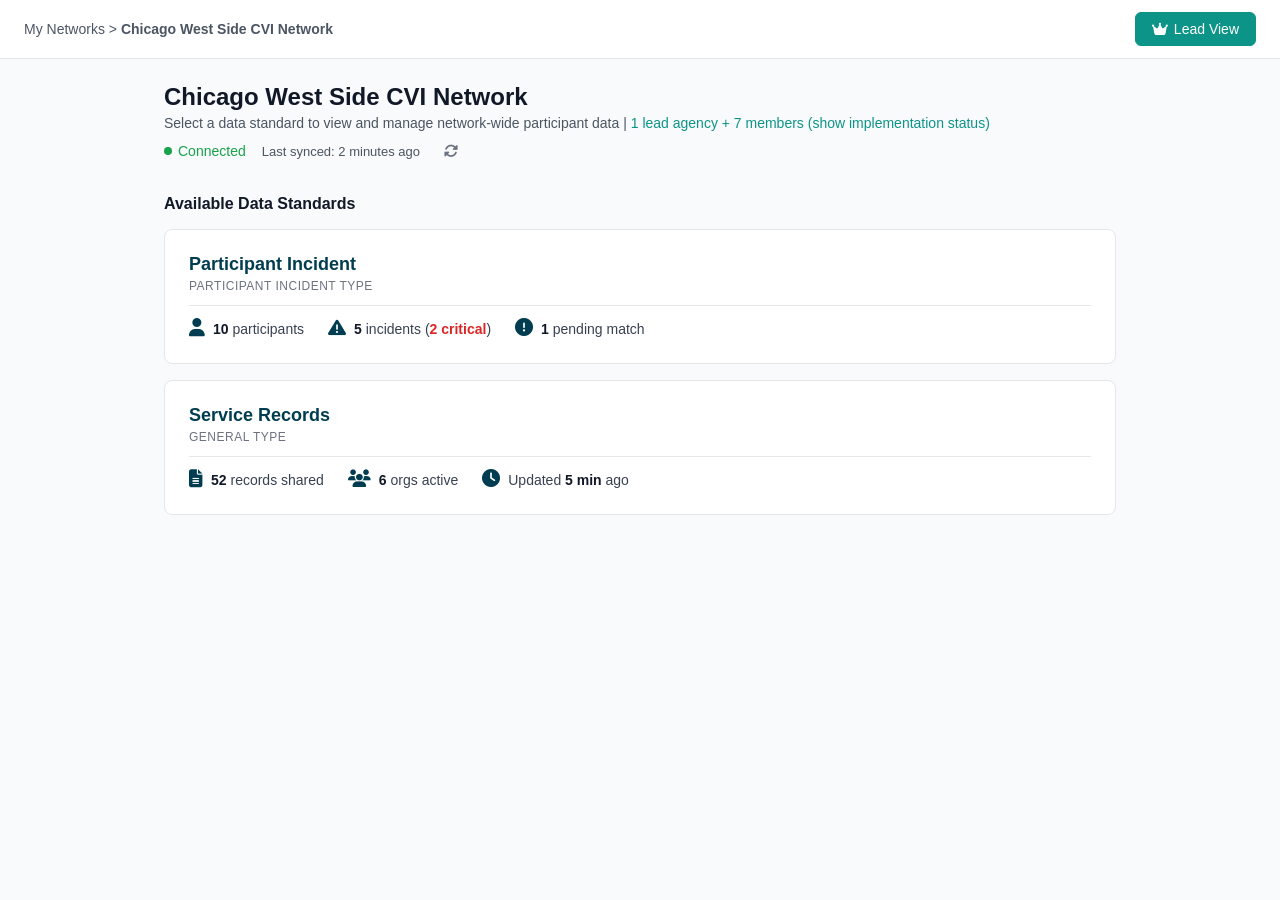
<file: demo/network-folder-demo.html>
<!DOCTYPE html>
<html lang="en">
<head>
    <meta charset="UTF-8">
    <meta name="viewport" content="width=device-width, initial-scale=1.0">
    <title>Network Folder - Chicago West Side CVI Network</title>
    <link rel="stylesheet" href="https://cdnjs.cloudflare.com/ajax/libs/font-awesome/6.4.0/css/all.min.css">
    <style>
        * {
            box-sizing: border-box;
            margin: 0;
            padding: 0;
        }

        :root {
            --primary-teal: #0d9488;
            --primary-teal-hover: #0f766e;
            --dark-teal: #003d50;
            --green: #16a34a;
            --orange: #ea580c;
            --red: #dc2626;
            --blue: #3b82f6;
            --yellow: #eab308;
            --gray-50: #f9fafb;
            --gray-100: #f3f4f6;
            --gray-200: #e5e7eb;
            --gray-300: #d1d5db;
            --gray-400: #9ca3af;
            --gray-500: #6b7280;
            --gray-600: #4b5563;
            --gray-700: #374151;
            --gray-900: #111827;
            --border: #e5e7eb;
        }

        body {
            font-family: -apple-system, BlinkMacSystemFont, 'Segoe UI', Roboto, sans-serif;
            background: var(--gray-50);
            color: var(--gray-900);
            font-size: 14px;
        }

        /* Top Navigation */
        .top-nav {
            background: white;
            border-bottom: 1px solid var(--border);
            padding: 12px 24px;
            display: flex;
            justify-content: space-between;
            align-items: center;
        }

        .breadcrumb {
            color: var(--gray-600);
            font-size: 14px;
        }

        .breadcrumb a {
            color: var(--gray-600);
            text-decoration: none;
        }

        .breadcrumb a:hover {
            color: var(--gray-900);
        }

        .top-actions {
            display: flex;
            gap: 12px;
            align-items: center;
        }

        .btn {
            padding: 8px 16px;
            border-radius: 6px;
            font-size: 14px;
            font-weight: 500;
            cursor: pointer;
            border: 1px solid var(--border);
            background: white;
            display: inline-flex;
            align-items: center;
            gap: 6px;
            transition: all 0.2s;
        }

        .btn:hover {
            background: var(--gray-50);
        }

        .btn-primary {
            background: var(--primary-teal);
            color: white;
            border-color: var(--primary-teal);
        }

        .btn-primary:hover {
            background: var(--primary-teal-hover);
        }

        .btn-icon {
            padding: 8px;
            border: none;
            background: none;
        }

        /* Main Container */
        .container {
            max-width: 1400px;
            margin: 0 auto;
            padding: 24px;
        }

        /* Header */
        .page-header {
            margin-bottom: 24px;
        }

        .page-title {
            font-size: 24px;
            font-weight: 600;
            margin-bottom: 4px;
        }

        .page-subtitle {
            color: var(--gray-600);
            font-size: 14px;
        }

        .page-subtitle a {
            color: var(--primary-teal);
            text-decoration: none;
        }

        .header-status {
            display: flex;
            align-items: center;
            gap: 16px;
            margin-top: 8px;
        }

        .status-dot {
            width: 8px;
            height: 8px;
            border-radius: 50%;
            background: var(--green);
            position: relative;
            transition: all 0.3s ease;
        }

        .status-dot.pulse {
            animation: pulse 1.5s ease-out;
        }

        @keyframes pulse {
            0% {
                box-shadow: 0 0 0 0 rgba(22, 163, 74, 0.7);
            }
            50% {
                box-shadow: 0 0 0 6px rgba(22, 163, 74, 0);
            }
            100% {
                box-shadow: 0 0 0 0 rgba(22, 163, 74, 0);
            }
        }

        .status-dot.disconnected {
            background: var(--red);
        }

        .status-dot.connecting {
            background: var(--orange);
            animation: blink 1s ease-in-out infinite;
        }

        @keyframes blink {
            0%, 100% {
                opacity: 1;
            }
            50% {
                opacity: 0.3;
            }
        }

        .status-text {
            color: var(--gray-600);
            font-size: 13px;
        }

        .sync-btn {
            background: none;
            border: none;
            color: var(--gray-500);
            cursor: pointer;
            padding: 4px 8px;
            border-radius: 4px;
            transition: all 0.2s ease;
            font-size: 14px;
        }

        .sync-btn:hover {
            color: var(--primary-teal);
            background: var(--gray-100);
        }

        .sync-btn.spinning {
            animation: spin 1s linear;
        }

        @keyframes spin {
            from {
                transform: rotate(0deg);
            }
            to {
                transform: rotate(360deg);
            }
        }

        /* Network Member Organizations Table */
        .member-org-section {
            background: white;
            border: 1px solid var(--border);
            border-radius: 8px;
            margin-bottom: 24px;
            overflow: hidden;
        }

        .section-header {
            padding: 16px 20px;
            border-bottom: 1px solid var(--border);
            display: flex;
            justify-content: space-between;
            align-items: center;
            background: white;
        }

        .section-header h3 {
            font-size: 15px;
            font-weight: 600;
        }

        .close-btn {
            background: none;
            border: none;
            font-size: 18px;
            color: var(--gray-400);
            cursor: pointer;
            padding: 4px 8px;
        }

        .close-btn:hover {
            color: var(--gray-600);
        }

        table {
            width: 100%;
            border-collapse: collapse;
        }

        th {
            text-align: left;
            padding: 12px 20px;
            font-weight: 500;
            font-size: 13px;
            color: var(--gray-600);
            background: var(--gray-50);
            border-bottom: 1px solid var(--border);
        }

        td {
            padding: 14px 20px;
            border-bottom: 1px solid var(--border);
            font-size: 14px;
        }

        tr:last-child td {
            border-bottom: none;
        }

        tr:hover {
            background: var(--gray-50);
        }

        .org-name {
            display: flex;
            align-items: center;
            gap: 10px;
        }

        .org-icon {
            width: 24px;
            height: 24px;
            background: var(--primary-teal);
            border-radius: 4px;
            display: flex;
            align-items: center;
            justify-content: center;
            color: white;
            font-size: 11px;
            font-weight: 600;
            flex-shrink: 0;
        }

        .role-badge {
            color: var(--primary-teal);
            font-weight: 500;
        }

        .status-active {
            display: flex;
            align-items: center;
            gap: 6px;
            color: var(--green);
            font-weight: 500;
        }

        .status-active::before {
            content: '●';
            font-size: 12px;
        }

        .status-pending {
            display: flex;
            align-items: center;
            gap: 6px;
            color: var(--orange);
            font-weight: 500;
        }

        .status-pending::before {
            content: '●';
            font-size: 12px;
        }

        .status-disconnected {
            display: flex;
            align-items: center;
            gap: 6px;
            color: var(--gray-500);
            font-weight: 500;
        }

        .status-disconnected::before {
            content: '●';
            font-size: 12px;
        }

        .table-footer {
            padding: 12px 20px;
            background: var(--gray-50);
            font-size: 13px;
            color: var(--gray-600);
        }

        /* Tabs */
        .tabs {
            display: flex;
            gap: 4px;
            border-bottom: 1px solid var(--border);
            background: white;
            padding: 0 20px;
        }

        .tab {
            padding: 14px 20px;
            border: none;
            background: none;
            cursor: pointer;
            font-size: 14px;
            font-weight: 500;
            color: var(--gray-600);
            border-bottom: 2px solid transparent;
            transition: all 0.2s;
            display: flex;
            align-items: center;
            gap: 8px;
        }

        .tab:hover {
            color: var(--gray-900);
        }

        .tab.active {
            color: var(--primary-teal);
            border-bottom-color: var(--primary-teal);
        }

        .tab-icon {
            font-size: 16px;
        }

        /* Tab Content Container */
        .tab-content-wrapper {
            background: white;
            border: 1px solid var(--border);
            border-radius: 8px;
            margin-bottom: 24px;
            overflow: hidden;
        }

        /* Search & Filter Bar */
        .toolbar {
            display: flex;
            gap: 12px;
            padding: 16px 20px;
            background: var(--gray-50);
            border-bottom: 1px solid var(--border);
            align-items: center;
        }

        .search-input {
            flex: 1;
            padding: 10px 16px;
            border: 1px solid var(--border);
            border-radius: 6px;
            font-size: 14px;
            background: white;
        }

        .search-input:focus {
            outline: none;
            border-color: var(--primary-teal);
        }

        .filter-btn {
            padding: 10px 16px;
            border: 1px solid var(--border);
            background: white;
            border-radius: 6px;
            cursor: pointer;
            font-size: 14px;
            display: flex;
            align-items: center;
            gap: 6px;
        }

        .view-activity-link {
            color: var(--primary-teal);
            text-decoration: none;
            font-weight: 500;
            font-size: 14px;
        }

        .view-activity-link:hover {
            text-decoration: underline;
        }

        /* Content Section */
        .content-section {
            background: white;
        }

        .tab-content .content-section:first-child {
            border-top: none;
        }

        .tab-content .content-section:not(:last-child) {
            border-bottom: 1px solid var(--border);
        }

        .content-section-header {
            padding: 20px;
            border-bottom: 1px solid var(--border);
        }

        .content-section-title {
            font-size: 16px;
            font-weight: 600;
            margin-bottom: 4px;
        }

        .content-section-subtitle {
            color: var(--gray-600);
            font-size: 13px;
        }

        .content-section-meta {
            display: flex;
            justify-content: space-between;
            align-items: center;
        }

        .total-count {
            color: var(--gray-600);
            font-size: 13px;
            display: flex;
            align-items: center;
            gap: 6px;
        }

        /* Status Badges */
        .status-badges {
            display: flex;
            gap: 16px;
            padding: 16px 20px;
            border-bottom: 1px solid var(--border);
        }

        .status-badge {
            display: flex;
            align-items: center;
            gap: 6px;
            font-size: 13px;
            font-weight: 500;
        }

        .status-badge.confirmed {
            color: var(--green);
        }

        .status-badge.potential {
            color: var(--orange);
        }

        .status-badge.pending {
            color: var(--blue);
        }

        .status-icon {
            font-size: 16px;
        }

        /* Collapsible Sections */
        .collapsible-section {
            border-bottom: 1px solid var(--border);
        }

        .collapsible-section:last-child {
            border-bottom: none;
        }

        .collapsible-header {
            padding: 16px 20px;
            display: flex;
            align-items: center;
            gap: 12px;
            cursor: pointer;
            user-select: none;
            transition: background 0.2s;
        }

        .collapsible-header:hover {
            background: var(--gray-50);
        }

        .chevron {
            color: var(--gray-400);
            font-size: 14px;
            transition: transform 0.2s;
        }

        .collapsible-section.expanded .chevron {
            transform: rotate(90deg);
        }

        .section-icon {
            font-size: 16px;
            color: var(--gray-500);
        }

        .section-label {
            flex: 1;
            font-weight: 500;
            font-size: 14px;
        }

        .record-count {
            color: var(--gray-500);
            font-size: 13px;
        }

        .collapsible-content {
            display: none;
            padding: 0;
        }

        .collapsible-section.expanded .collapsible-content {
            display: block;
        }

        /* Incident/Participant specific */
        .incident-id {
            font-family: 'Courier New', monospace;
            font-size: 13px;
            font-weight: 600;
        }

        .severity-badge {
            padding: 4px 10px;
            border-radius: 4px;
            font-size: 12px;
            font-weight: 600;
            display: inline-block;
        }

        .severity-critical {
            background: #fee2e2;
            color: var(--red);
        }

        .severity-high {
            background: #fed7aa;
            color: var(--orange);
        }

        .severity-medium {
            background: #fef3c7;
            color: #d97706;
        }

        .severity-low {
            background: #dcfce7;
            color: var(--green);
        }

        /* Org Response Status */
        .response-status {
            display: flex;
            align-items: center;
            gap: 6px;
        }

        .response-circles {
            display: flex;
            gap: 4px;
        }

        .response-circle {
            width: 20px;
            height: 20px;
            border-radius: 50%;
            border: 2px solid var(--border);
            background: white;
        }

        .response-circle.complete {
            background: var(--green);
            border-color: var(--green);
        }

        .response-circle.in-progress {
            background: var(--orange);
            border-color: var(--orange);
        }

        .response-text {
            font-size: 13px;
            color: var(--gray-600);
        }

        /* View Button */
        .view-btn {
            padding: 6px 12px;
            border: 1px solid var(--border);
            background: white;
            border-radius: 4px;
            cursor: pointer;
            font-size: 13px;
            display: flex;
            align-items: center;
            gap: 6px;
            color: var(--gray-700);
        }

        .view-btn:hover {
            background: var(--gray-50);
        }

        /* PII Hidden Button */
        .pii-toggle-btn {
            padding: 8px 16px;
            border: 1.5px solid var(--primary-teal);
            background: white;
            border-radius: 6px;
            color: var(--primary-teal);
            font-weight: 500;
            cursor: pointer;
            display: flex;
            align-items: center;
            gap: 6px;
            font-size: 14px;
        }

        .pii-toggle-btn:hover {
            background: #f0fdfa;
        }

        /* Tab Content */
        .tab-content {
            display: none;
        }

        .tab-content.active {
            display: block;
        }

        /* Match confidence bar */
        .confidence-bar {
            flex: 1;
            height: 6px;
            background: var(--gray-200);
            border-radius: 3px;
            overflow: hidden;
        }

        .confidence-fill {
            height: 100%;
        }

        .confidence-fill.high {
            background: var(--green);
        }

        .confidence-fill.potential {
            background: var(--orange);
        }

        .confidence-fill.low {
            background: var(--gray-400);
        }

        /* Participant badges */
        .participant-tag {
            display: inline-flex;
            align-items: center;
            gap: 4px;
            padding: 3px 8px;
            background: var(--gray-100);
            border-radius: 4px;
            font-size: 12px;
            color: var(--gray-700);
            margin-right: 6px;
        }

        .risk-badge {
            padding: 3px 8px;
            border-radius: 4px;
            font-size: 12px;
            font-weight: 600;
            background: #fee2e2;
            color: var(--red);
        }

        /* Modal */
        .modal {
            display: none;
            position: fixed;
            inset: 0;
            background: rgba(0,0,0,0.5);
            z-index: 1000;
            align-items: center;
            justify-content: center;
            padding: 2rem;
        }

        .modal.active {
            display: flex;
        }

        .modal-content {
            background: white;
            border-radius: 8px;
            max-width: 900px;
            width: 100%;
            max-height: 90vh;
            overflow-y: auto;
        }

        .modal-header {
            padding: 20px;
            border-bottom: 1px solid var(--border);
            display: flex;
            justify-content: space-between;
            align-items: center;
        }

        .modal-title {
            font-size: 20px;
            font-weight: 600;
        }

        .modal-body {
            padding: 24px;
        }

        .score-display {
            text-align: center;
            padding: 2rem;
        }

        .score-circle {
            width: 120px;
            height: 120px;
            margin: 0 auto 1rem;
            border-radius: 50%;
            background: var(--gray-100);
            display: flex;
            flex-direction: column;
            align-items: center;
            justify-content: center;
        }

        .score-value {
            font-size: 2rem;
            font-weight: 700;
        }

        .score-label {
            font-size: 0.85rem;
            color: var(--gray-600);
        }

        .match-reasons {
            background: #fef3c7;
            padding: 1rem;
            border-radius: 6px;
            margin: 1.5rem 0;
            border-left: 4px solid var(--orange);
        }

        .match-reasons ul {
            margin-top: 0.5rem;
            margin-left: 1.5rem;
            color: var(--gray-700);
        }

        .match-reasons li {
            margin-bottom: 0.25rem;
        }

        /* Participant Detail Page Styles */
        #participant-detail-page {
            display: none;
            background: var(--gray-50);
            min-height: 100vh;
        }

        .detail-top-nav {
            background: white;
            border-bottom: 1px solid var(--border);
            padding: 12px 24px;
            display: flex;
            justify-content: space-between;
            align-items: center;
        }

        .detail-back-link {
            color: var(--gray-600);
            text-decoration: none;
            display: flex;
            align-items: center;
            gap: 4px;
            font-size: 14px;
        }

        .detail-back-link:hover {
            color: var(--gray-900);
        }

        .detail-actions {
            display: flex;
            gap: 8px;
        }

        .participant-header-card {
            background: white;
            border: 1px solid var(--border);
            border-radius: 8px;
            padding: 24px;
            margin-bottom: 20px;
        }

        .participant-header-top {
            display: flex;
            align-items: flex-start;
            gap: 16px;
            margin-bottom: 20px;
            padding-bottom: 20px;
            border-bottom: 1px solid var(--border);
        }

        .participant-avatar {
            width: 48px;
            height: 48px;
            border-radius: 50%;
            background: var(--primary-teal);
            color: white;
            display: flex;
            align-items: center;
            justify-content: center;
            font-size: 24px;
            flex-shrink: 0;
        }

        .participant-header-info {
            flex: 1;
        }

        .participant-id-row {
            display: flex;
            align-items: center;
            gap: 8px;
            margin-bottom: 6px;
        }

        .participant-id {
            font-size: 20px;
            font-weight: 600;
            color: var(--gray-900);
        }

        .badge-confirmed {
            background: #dcfce7;
            color: var(--green);
            padding: 4px 10px;
            border-radius: 12px;
            font-size: 12px;
            font-weight: 500;
            display: inline-flex;
            align-items: center;
            gap: 4px;
        }

        .badge-risk {
            background: #fee2e2;
            color: var(--red);
            padding: 4px 10px;
            border-radius: 12px;
            font-size: 12px;
            font-weight: 500;
            display: inline-flex;
            align-items: center;
            gap: 4px;
        }

        .participant-meta {
            font-size: 13px;
            color: var(--gray-600);
        }

        .header-contact-row {
            display: flex;
            gap: 32px;
            align-items: center;
        }

        .contact-item {
            display: flex;
            align-items: center;
            gap: 8px;
            font-size: 13px;
        }

        .contact-label {
            color: var(--gray-600);
        }

        .contact-value {
            color: var(--gray-900);
            font-weight: 500;
        }

        .section-card {
            background: white;
            border: 1px solid var(--border);
            border-radius: 8px;
            padding: 24px;
            margin-bottom: 20px;
        }

        .section-title {
            font-size: 16px;
            font-weight: 600;
            color: var(--gray-900);
            margin-bottom: 6px;
        }

        .section-subtitle {
            font-size: 13px;
            color: var(--gray-600);
            margin-bottom: 16px;
        }

        .identity-table {
            width: 100%;
            border-collapse: collapse;
        }

        .identity-table th {
            text-align: left;
            padding: 10px 12px;
            background: var(--gray-50);
            font-size: 12px;
            font-weight: 600;
            color: var(--gray-700);
            border-bottom: 1px solid var(--border);
        }

        .identity-table td {
            padding: 12px;
            border-bottom: 1px solid var(--border);
            font-size: 13px;
        }

        .identity-table tr:last-child td {
            border-bottom: none;
        }

        .org-row {
            display: flex;
            align-items: center;
            gap: 8px;
        }

        .org-icon-small {
            width: 32px;
            height: 32px;
            border-radius: 6px;
            background: var(--primary-teal);
            color: white;
            display: flex;
            align-items: center;
            justify-content: center;
            font-size: 11px;
            font-weight: 600;
            flex-shrink: 0;
        }

        .org-name-text {
            font-size: 13px;
            font-weight: 500;
            color: var(--gray-900);
        }

        .check-yes {
            color: var(--green);
            font-weight: 600;
            display: flex;
            align-items: center;
            gap: 4px;
        }

        .org-card {
            border: 1px solid var(--border);
            border-radius: 8px;
            padding: 16px;
            margin-bottom: 12px;
        }

        .org-card-header {
            display: flex;
            justify-content: space-between;
            align-items: center;
            margin-bottom: 12px;
        }

        .org-card-left {
            display: flex;
            align-items: center;
            gap: 10px;
        }

        .org-badge {
            padding: 4px 10px;
            border-radius: 12px;
            font-size: 11px;
            font-weight: 600;
        }

        .org-badge-lead {
            background: #dbeafe;
            color: var(--blue);
        }

        .org-badge-referred {
            background: #e0e7ff;
            color: #6366f1;
        }

        .org-badge-supporting {
            background: var(--gray-100);
            color: var(--gray-700);
        }

        .org-since {
            font-size: 12px;
            color: var(--gray-500);
        }

        .org-services {
            display: flex;
            flex-wrap: wrap;
            gap: 6px;
            align-items: center;
        }

        .org-services-label {
            font-size: 12px;
            color: var(--gray-600);
            margin-right: 4px;
        }

        .service-tag {
            background: var(--gray-100);
            padding: 4px 10px;
            border-radius: 4px;
            font-size: 12px;
            color: var(--gray-700);
        }

        .two-column-layout {
            display: grid;
            grid-template-columns: 1fr 2fr;
            gap: 20px;
            margin-bottom: 20px;
        }

        .program-list {
            list-style: none;
            padding: 0;
        }

        .program-list li {
            padding: 8px 0;
            border-bottom: 1px solid var(--border);
            font-size: 13px;
            color: var(--gray-700);
            position: relative;
            padding-left: 16px;
        }

        .program-list li:before {
            content: "•";
            position: absolute;
            left: 0;
            color: var(--primary-teal);
            font-weight: bold;
        }

        .program-list li:last-child {
            border-bottom: none;
        }

        .activity-item {
            padding: 12px 0;
            border-bottom: 1px solid var(--border);
        }

        .activity-item:last-child {
            border-bottom: none;
        }

        .activity-date {
            font-size: 12px;
            color: var(--primary-teal);
            margin-bottom: 4px;
            font-weight: 500;
        }

        .activity-org-name {
            color: var(--primary-teal);
            font-weight: 500;
        }

        .activity-text {
            font-size: 13px;
            color: var(--gray-700);
            line-height: 1.5;
        }

        .incident-item {
            display: flex;
            align-items: center;
            justify-content: space-between;
            padding: 12px 0;
            border-bottom: 1px solid var(--border);
        }

        .incident-item:last-child {
            border-bottom: none;
        }

        .incident-left {
            display: flex;
            align-items: center;
            gap: 12px;
        }

        .incident-icon {
            width: 36px;
            height: 36px;
            border-radius: 50%;
            background: #fee2e2;
            color: var(--red);
            display: flex;
            align-items: center;
            justify-content: center;
            font-size: 16px;
            flex-shrink: 0;
        }

        .incident-icon.medium {
            background: #fed7aa;
            color: var(--orange);
        }

        .incident-info {
            flex: 1;
        }

        .incident-title {
            font-size: 14px;
            font-weight: 600;
            color: var(--gray-900);
            margin-bottom: 2px;
        }

        .incident-details {
            font-size: 12px;
            color: var(--gray-600);
        }

        .incident-severity {
            padding: 4px 10px;
            border-radius: 12px;
            font-size: 11px;
            font-weight: 600;
        }

        .incident-severity.critical {
            background: #fee2e2;
            color: var(--red);
        }

        .incident-severity.medium {
            background: #fed7aa;
            color: var(--orange);
        }

        /* Network Overview Page Styles */
        #network-overview-page {
            display: none;
            background: var(--gray-50);
            min-height: 100vh;
        }

        .data-standard-card {
            background: white;
            border: 1px solid var(--border);
            border-radius: 8px;
            padding: 24px;
            margin-bottom: 16px;
            cursor: pointer;
            transition: all 0.2s;
        }

        .data-standard-card:hover {
            border-color: var(--primary-teal);
            box-shadow: 0 2px 8px rgba(13, 148, 136, 0.1);
        }

        .data-standard-header {
            display: flex;
            justify-content: space-between;
            align-items: flex-start;
            margin-bottom: 12px;
        }

        .data-standard-title {
            font-size: 18px;
            font-weight: 600;
            color: var(--dark-teal);
            margin-bottom: 4px;
        }

        .data-standard-type {
            font-size: 12px;
            color: var(--gray-500);
            text-transform: uppercase;
            letter-spacing: 0.5px;
        }

        .data-standard-icon {
            width: 48px;
            height: 48px;
            border-radius: 8px;
            background: var(--dark-teal);
            color: white;
            display: flex;
            align-items: center;
            justify-content: center;
            font-size: 24px;
            flex-shrink: 0;
        }

        .data-standard-stats {
            display: flex;
            gap: 24px;
            padding-top: 12px;
            border-top: 1px solid var(--border);
        }

        .stat-item {
            display: flex;
            align-items: center;
            gap: 8px;
            font-size: 14px;
            color: var(--gray-700);
        }

        .stat-icon {
            font-size: 18px;
            color: var(--dark-teal);
        }

        .stat-value {
            font-weight: 600;
            color: var(--gray-900);
        }

        .stat-critical {
            color: var(--red);
            font-weight: 600;
        }

        /* Incident Detail Page Styles */
        #incident-detail-page {
            display: none;
            background: var(--gray-50);
            min-height: 100vh;
        }

        .incident-header-card {
            background: white;
            border: 1px solid var(--border);
            border-radius: 8px;
            padding: 24px;
            margin-bottom: 20px;
        }

        .incident-title-row {
            display: flex;
            align-items: center;
            gap: 12px;
            margin-bottom: 8px;
        }

        .incident-title-text {
            font-size: 24px;
            font-weight: 600;
            color: var(--gray-900);
        }

        .badge-critical {
            background: #fee2e2;
            color: var(--red);
            padding: 4px 12px;
            border-radius: 12px;
            font-size: 12px;
            font-weight: 600;
        }

        .incident-subtitle {
            font-size: 13px;
            color: var(--gray-600);
            margin-bottom: 16px;
        }

        .org-badges-row {
            display: flex;
            gap: 8px;
            margin-bottom: 20px;
            padding-bottom: 20px;
            border-bottom: 1px solid var(--border);
        }

        .org-badge-pill {
            padding: 6px 12px;
            border-radius: 16px;
            font-size: 12px;
            font-weight: 500;
            display: flex;
            align-items: center;
            gap: 6px;
        }

        .org-badge-pill.peacemakers {
            background: #fef3c7;
            color: #92400e;
        }

        .org-badge-pill.trauma {
            background: #fef3c7;
            color: #92400e;
        }

        .org-badge-pill.safe {
            background: var(--gray-200);
            color: var(--gray-700);
        }

        .org-badge-pill.austin {
            background: var(--gray-200);
            color: var(--gray-700);
        }

        .incident-meta-row {
            display: grid;
            grid-template-columns: 1fr 1fr 1fr;
            gap: 24px;
            margin-bottom: 16px;
        }

        .incident-meta-item {
            display: flex;
            align-items: flex-start;
            gap: 8px;
        }

        .incident-meta-icon {
            color: var(--gray-400);
            font-size: 16px;
            margin-top: 2px;
        }

        .incident-meta-content {
            flex: 1;
        }

        .incident-meta-label {
            font-size: 11px;
            color: var(--gray-500);
            margin-bottom: 2px;
        }

        .incident-meta-value {
            font-size: 14px;
            color: var(--gray-900);
            font-weight: 500;
        }

        .incident-tags-row {
            display: flex;
            gap: 8px;
            flex-wrap: wrap;
        }

        .incident-tag {
            padding: 4px 10px;
            border-radius: 12px;
            font-size: 11px;
            display: flex;
            align-items: center;
            gap: 4px;
        }

        .incident-tag.gun-violence {
            background: #fef3c7;
            color: #92400e;
        }

        .incident-tag.hospital {
            background: #dbeafe;
            color: #1e40af;
        }

        .incident-tag.active {
            background: #dcfce7;
            color: #166534;
        }

        .description-box {
            background: white;
            border: 1px solid var(--border);
            border-radius: 8px;
            padding: 20px;
            margin-bottom: 20px;
        }

        .description-title {
            font-size: 14px;
            font-weight: 600;
            color: var(--gray-900);
            margin-bottom: 12px;
        }

        .description-text {
            font-size: 14px;
            color: var(--gray-700);
            line-height: 1.6;
        }

        .involved-persons-box {
            background: white;
            border: 1px solid var(--border);
            border-radius: 8px;
            padding: 20px;
            margin-bottom: 32px;
        }

        .person-item {
            display: flex;
            align-items: center;
            gap: 12px;
            margin-bottom: 16px;
        }

        .person-item:last-child {
            margin-bottom: 0;
        }

        .person-avatar-small {
            width: 40px;
            height: 40px;
            border-radius: 50%;
            background: var(--primary-teal);
            color: white;
            display: flex;
            align-items: center;
            justify-content: center;
            font-size: 18px;
        }

        .person-name {
            font-size: 14px;
            font-weight: 500;
            color: var(--gray-900);
        }

        .person-id {
            font-size: 12px;
            color: var(--gray-600);
        }

        .response-status-section {
            background: white;
            border: 1px solid var(--border);
            border-radius: 8px;
            padding: 20px;
        }

        .response-status-header {
            display: flex;
            justify-content: space-between;
            align-items: center;
            margin-bottom: 16px;
        }

        .response-legend {
            display: flex;
            gap: 16px;
            font-size: 12px;
        }

        .legend-item {
            display: flex;
            align-items: center;
            gap: 4px;
            color: var(--gray-600);
        }

        .org-response-card {
            border: 1px solid var(--border);
            border-radius: 8px;
            padding: 16px;
            margin-bottom: 12px;
            background: var(--gray-50);
        }

        .org-response-header {
            display: flex;
            justify-content: space-between;
            align-items: center;
            margin-bottom: 16px;
        }

        .org-response-left {
            display: flex;
            align-items: center;
            gap: 10px;
        }

        .org-response-name {
            font-size: 14px;
            font-weight: 600;
            color: var(--gray-900);
        }

        .status-badge-progress {
            background: #fed7aa;
            color: var(--orange);
            padding: 4px 10px;
            border-radius: 12px;
            font-size: 11px;
            font-weight: 600;
        }

        .status-badge-not-started {
            background: var(--gray-200);
            color: var(--gray-700);
            padding: 4px 10px;
            border-radius: 12px;
            font-size: 11px;
            font-weight: 600;
        }

        .actions-grid {
            display: grid;
            grid-template-columns: repeat(3, 1fr);
            gap: 16px;
            margin-bottom: 16px;
        }

        .actions-column {
            background: white;
            padding: 12px;
            border-radius: 6px;
        }

        .actions-column-title {
            font-size: 11px;
            font-weight: 600;
            text-transform: uppercase;
            margin-bottom: 10px;
        }

        .actions-column-title.planned {
            color: var(--gray-600);
        }

        .actions-column-title.in-progress {
            color: var(--orange);
        }

        .actions-column-title.completed {
            color: var(--green);
        }

        .action-item {
            display: flex;
            align-items: flex-start;
            gap: 8px;
            font-size: 13px;
            margin-bottom: 8px;
            color: var(--gray-700);
        }

        .action-checkbox {
            margin-top: 2px;
            color: var(--gray-400);
        }

        .action-checkbox.checked {
            color: var(--green);
        }

        .org-response-actions {
            display: flex;
            gap: 8px;
        }
    </style>
</head>
<body>
    <!-- Network Overview Page -->
    <div id="network-overview-page">
        <!-- Top Navigation -->
        <nav class="top-nav">
            <div class="breadcrumb">
                <a href="#">My Networks</a> &gt; <strong>Chicago West Side CVI Network</strong>
            </div>
            <div class="top-actions">
                <button class="btn" id="member-type-btn" style="display: none;" onclick="toggleMemberType()">
                    <i class="fas fa-building"></i>
                    <span id="member-type-text">Internal Member</span>
                </button>
                <button class="btn btn-primary" onclick="toggleViewMode()">
                    <i class="fas fa-crown" id="view-icon"></i>
                    <span id="view-text">Lead View</span>
                </button>
            </div>
        </nav>

        <!-- Page Content -->
        <div class="container" style="max-width: 1000px; margin: 0 auto; padding: 24px;">
            <!-- Page Header -->
            <div class="page-header">
                <h1 class="page-title">Chicago West Side CVI Network</h1>
                <div class="page-subtitle">
                    Select a data standard to view and manage network-wide participant data |
                    <a href="#" onclick="toggleOrgTable(); return false;">1 lead agency + 7 members (show implementation status)</a>
                </div>
                <div class="header-status">
                    <div style="display: flex; align-items: center; gap: 6px;">
                        <span class="status-dot"></span>
                        <span style="color: var(--green); font-weight: 500;">Connected</span>
                    </div>
                    <span class="status-text">Last synced: 2 minutes ago</span>
                    <button class="sync-btn" onclick="manualSync()" title="Sync now">
                        <i class="fas fa-sync-alt"></i>
                    </button>
                </div>
            </div>

            <!-- Network Member Organizations (collapsed by default) -->
            <div class="member-org-section" id="org-section-overview" style="display: none;">
                <div class="section-header">
                    <h3>Network Member Organizations</h3>
                    <button class="close-btn" onclick="toggleOrgTable()">✕</button>
                </div>
                <div style="padding: 12px 20px; background: var(--gray-50); font-size: 13px; color: var(--gray-700); border-bottom: 1px solid var(--border);">
                    Shows implementation status for each data standard across all network member organizations.
                </div>
                <div id="org-table">
                    <table>
                        <thead>
                            <tr>
                                <th>Organization</th>
                                <th>Contact</th>
                                <th>Email</th>
                                <th>Role</th>
                                <th>Participant Incident</th>
                                <th>Case Notes</th>
                            </tr>
                        </thead>
                        <tbody>
                            <tr>
                                <td>
                                    <div class="org-name">
                                        <div class="org-icon">LO</div>
                                        Lead Organization
                                    </div>
                                </td>
                                <td>John Smith</td>
                                <td>john@leadorg.org</td>
                                <td><span class="role-badge">Lead Agency</span></td>
                                <td><span class="status-active">Active (7)</span></td>
                                <td><span class="status-active">Active (12)</span></td>
                            </tr>
                            <tr>
                                <td>
                                    <div class="org-name">
                                        <div class="org-icon">VP</div>
                                        Violence Prevention Coalition
                                    </div>
                                </td>
                                <td>Sarah Johnson</td>
                                <td>sarah@vpc.org</td>
                                <td>Member</td>
                                <td><span class="status-active">Active (4)</span></td>
                                <td><span class="status-pending">Pending</span></td>
                            </tr>
                            <tr>
                                <td>
                                    <div class="org-name">
                                        <div class="org-icon">CO</div>
                                        Community Outreach Partners
                                    </div>
                                </td>
                                <td>Michael Davis</td>
                                <td>michael@outreach.org</td>
                                <td>Member</td>
                                <td><span class="status-active">Active (3)</span></td>
                                <td><span class="status-active">Active (8)</span></td>
                            </tr>
                            <tr>
                                <td>
                                    <div class="org-name">
                                        <div class="org-icon">YS</div>
                                        Youth Services Network
                                    </div>
                                </td>
                                <td>Lisa Chen</td>
                                <td>lisa@youthservices.org</td>
                                <td>Member</td>
                                <td><span class="status-pending">Pending</span></td>
                                <td><span class="status-active">Active (5)</span></td>
                            </tr>
                            <tr>
                                <td>
                                    <div class="org-name">
                                        <div class="org-icon">SO</div>
                                        Street Outreach Team
                                    </div>
                                </td>
                                <td>Mike Rodriguez</td>
                                <td>mike@streetoutreach.org</td>
                                <td>Member</td>
                                <td><span class="status-active">Active (5)</span></td>
                                <td><span class="status-active">Active (9)</span></td>
                            </tr>
                            <tr>
                                <td>
                                    <div class="org-name">
                                        <div class="org-icon">CM</div>
                                        Case Management Services
                                    </div>
                                </td>
                                <td>Jennifer Williams</td>
                                <td>jennifer@casemanagement.org</td>
                                <td>Member</td>
                                <td><span class="status-active">Active (3)</span></td>
                                <td><span class="status-active">Active (15)</span></td>
                            </tr>
                            <tr>
                                <td>
                                    <div class="org-name">
                                        <div class="org-icon">FC</div>
                                        Family Counseling Center
                                    </div>
                                </td>
                                <td>Amanda Garcia</td>
                                <td>amanda@familycounseling.org</td>
                                <td>Member</td>
                                <td><span class="status-pending">Pending</span></td>
                                <td><span class="status-pending">Pending</span></td>
                            </tr>
                            <tr>
                                <td>
                                    <div class="org-name">
                                        <div class="org-icon">HS</div>
                                        Housing Support Services
                                    </div>
                                </td>
                                <td>Robert Lee</td>
                                <td>robert@housingsupport.org</td>
                                <td>Member</td>
                                <td><span class="status-disconnected">Disconnected (2)</span></td>
                                <td><span class="status-active">Active (3)</span></td>
                            </tr>
                        </tbody>
                    </table>
                    <div class="table-footer">
                        <strong>Network Summary:</strong> 8 member organizations • 2 data standards configured • 22 total records shared across participant incident folder • 52 total records shared across case notes folder
                    </div>
                </div>
            </div>

            <!-- Data Standards List -->
            <div style="margin-top: 32px;">
                <h2 style="font-size: 16px; font-weight: 600; color: var(--gray-900); margin-bottom: 16px;">Available Data Standards</h2>

                <!-- Participant Incident Data Standard -->
                <div class="data-standard-card" onclick="showDataStandard('participant-incident')">
                    <div class="data-standard-header">
                        <div>
                            <div class="data-standard-title">Participant Incident</div>
                            <div class="data-standard-type">Participant Incident Type</div>
                        </div>
                    </div>
                    <div class="data-standard-stats">
                        <div class="stat-item">
                            <span class="stat-icon"><i class="fas fa-user"></i></span>
                            <span><span class="stat-value">10</span> participants</span>
                        </div>
                        <div class="stat-item">
                            <span class="stat-icon"><i class="fas fa-exclamation-triangle"></i></span>
                            <span><span class="stat-value">5</span> incidents (<span class="stat-critical">2 critical</span>)</span>
                        </div>
                        <div class="stat-item">
                            <span class="stat-icon"><i class="fas fa-exclamation-circle"></i></span>
                            <span><span class="stat-value">1</span> pending match</span>
                        </div>
                    </div>
                </div>

                <!-- Service Records Data Standard (General Type) -->
                <div class="data-standard-card" onclick="alert('Service Records view coming soon')">
                    <div class="data-standard-header">
                        <div>
                            <div class="data-standard-title">Service Records</div>
                            <div class="data-standard-type">General Type</div>
                        </div>
                    </div>
                    <div class="data-standard-stats">
                        <div class="stat-item">
                            <span class="stat-icon"><i class="fas fa-file-alt"></i></span>
                            <span><span class="stat-value">52</span> records shared</span>
                        </div>
                        <div class="stat-item">
                            <span class="stat-icon"><i class="fas fa-users"></i></span>
                            <span><span class="stat-value">6</span> orgs active</span>
                        </div>
                        <div class="stat-item">
                            <span class="stat-icon"><i class="fas fa-clock"></i></span>
                            <span>Updated <span class="stat-value">5 min</span> ago</span>
                        </div>
                    </div>
                </div>
            </div>
        </div>
    </div>

    <!-- Top Navigation -->
    <nav class="top-nav" id="data-standard-nav">
        <div class="breadcrumb">
            <a href="#" onclick="showNetworkOverview(); return false;">My Networks</a> &gt;
            <a href="#" onclick="showNetworkOverview(); return false;">Chicago West Side CVI Network</a> &gt;
            <strong>Participant Incident</strong>
        </div>
        <div class="top-actions">
            <button class="btn" id="member-type-btn-2" style="display: none;" onclick="toggleMemberType()">
                <i class="fas fa-building"></i>
                <span id="member-type-text-2">Internal Member</span>
            </button>
            <button class="btn btn-primary" onclick="toggleViewMode()">
                <i class="fas fa-crown" id="view-icon-2"></i>
                <span id="view-text-2">Lead View</span>
            </button>
        </div>
    </nav>

    <!-- Main Container -->
    <div id="main-container" class="container">
        <!-- Page Header -->
        <div class="page-header">
            <h1 class="page-title">Participant Incident</h1>
            <div class="page-subtitle">
                Participant incident type - track participants involved in network incidents |
                <a href="#" onclick="toggleOrgTable(); return false;">1 lead agency + 7 members (show implementation status)</a>
            </div>
            <div class="header-status">
                <div style="display: flex; align-items: center; gap: 6px;">
                    <span class="status-dot"></span>
                    <span style="color: var(--green); font-weight: 500;">Connected</span>
                </div>
                <span class="status-text">Last synced: 2 minutes ago</span>
                <button class="sync-btn" onclick="manualSync()" title="Sync now">
                    <i class="fas fa-sync-alt"></i>
                </button>
            </div>
        </div>

        <!-- Network Member Organizations -->
        <div class="member-org-section" id="org-section">
            <div class="section-header">
                <h3>Data Standard Implementation Status</h3>
                <button class="close-btn" onclick="toggleOrgTable()">✕</button>
            </div>
            <div style="padding: 12px 20px; background: var(--gray-50); font-size: 13px; color: var(--gray-700); border-bottom: 1px solid var(--border);">
                Shows which member organizations have implemented the <strong>Participant Incident</strong> data standard and are actively sharing data to this network folder.
            </div>
            <div id="org-table">
                <table>
                    <thead>
                        <tr>
                            <th>Organization</th>
                            <th>Contact</th>
                            <th>Email</th>
                            <th>Role</th>
                            <th>Records Shared</th>
                            <th>Implementation Status</th>
                        </tr>
                    </thead>
                    <tbody>
                        <tr>
                            <td>
                                <div class="org-name">
                                    <div class="org-icon">LO</div>
                                    Lead Organization
                                </div>
                            </td>
                            <td>John Smith</td>
                            <td>john@leadorg.org</td>
                            <td><span class="role-badge">Lead Agency</span></td>
                            <td>7</td>
                            <td><span class="status-active">Active</span></td>
                        </tr>
                        <tr>
                            <td>
                                <div class="org-name">
                                    <div class="org-icon">VP</div>
                                    Violence Prevention Coalition
                                </div>
                            </td>
                            <td>Sarah Johnson</td>
                            <td>sarah@vpc.org</td>
                            <td>Member</td>
                            <td>4</td>
                            <td><span class="status-active">Active</span></td>
                        </tr>
                        <tr>
                            <td>
                                <div class="org-name">
                                    <div class="org-icon">CO</div>
                                    Community Outreach Partners
                                </div>
                            </td>
                            <td>Michael Davis</td>
                            <td>michael@outreach.org</td>
                            <td>Member</td>
                            <td>3</td>
                            <td><span class="status-active">Active</span></td>
                        </tr>
                        <tr>
                            <td>
                                <div class="org-name">
                                    <div class="org-icon">YS</div>
                                    Youth Services Network
                                </div>
                            </td>
                            <td>Lisa Chen</td>
                            <td>lisa@youthservices.org</td>
                            <td>Member</td>
                            <td>0</td>
                            <td><span class="status-pending">Pending</span></td>
                        </tr>
                        <tr>
                            <td>
                                <div class="org-name">
                                    <div class="org-icon">SO</div>
                                    Street Outreach Team
                                </div>
                            </td>
                            <td>Mike Rodriguez</td>
                            <td>mike@streetoutreach.org</td>
                            <td>Member</td>
                            <td>5</td>
                            <td><span class="status-active">Active</span></td>
                        </tr>
                        <tr>
                            <td>
                                <div class="org-name">
                                    <div class="org-icon">CM</div>
                                    Case Management Services
                                </div>
                            </td>
                            <td>Jennifer Williams</td>
                            <td>jennifer@casemanagement.org</td>
                            <td>Member</td>
                            <td>3</td>
                            <td><span class="status-active">Active</span></td>
                        </tr>
                        <tr>
                            <td>
                                <div class="org-name">
                                    <div class="org-icon">FC</div>
                                    Family Counseling Center
                                </div>
                            </td>
                            <td>Amanda Garcia</td>
                            <td>amanda@familycounseling.org</td>
                            <td>Member</td>
                            <td>0</td>
                            <td><span class="status-pending">Pending</span></td>
                        </tr>
                        <tr>
                            <td>
                                <div class="org-name">
                                    <div class="org-icon">HS</div>
                                    Housing Support Services
                                </div>
                            </td>
                            <td>Robert Lee</td>
                            <td>robert@housingsupport.org</td>
                            <td>Member</td>
                            <td>2</td>
                            <td><span class="status-disconnected">Disconnected</span></td>
                        </tr>
                    </tbody>
                </table>
                <div class="table-footer">
                    <strong>Participant Incident Data Standard:</strong> 5 of 8 member orgs have implemented and are actively sharing • 2 pending implementation • 1 disconnected • 10 total records in this folder
                </div>
            </div>
        </div>

        <!-- Tab Content Wrapper -->
        <div class="tab-content-wrapper">
            <!-- Tabs for Tier 1 records + Notes within this data standard -->
            <nav class="tabs">
                <button class="tab active" data-tab="participants">
                    <span class="tab-icon"><i class="fas fa-users"></i></span> PARTICIPANTS
                </button>
                <button class="tab" data-tab="incidents">
                    <span class="tab-icon"><i class="fas fa-exclamation-triangle"></i></span> INCIDENTS
                </button>
                <button class="tab" data-tab="notes">
                    <span class="tab-icon"><i class="fas fa-sticky-note"></i></span> NOTES
                </button>
            </nav>

            <!-- Toolbar -->
            <div class="toolbar">
            <input type="text" class="search-input" placeholder="Search participants and incidents...">
            <button class="filter-btn">
                <span>▼</span> Filter
            </button>
            <div style="flex: 1;"></div>
            <button class="pii-toggle-btn" onclick="togglePII()">
                <span id="pii-icon"><i class="fas fa-lock"></i></span>
                <span id="pii-text">PII Hidden</span>
            </button>
        </div>

        <!-- PARTICIPANTS Tab Content -->
        <div id="participants-tab" class="tab-content active">
            <!-- Shared Participants Section -->
            <div class="content-section">
                <div class="content-section-header">
                    <div>
                        <div class="content-section-title">Shared Participants</div>
                        <div class="content-section-subtitle">System-detected matches across network members based on PII. Confirm matches to enable coordinated services.</div>
                    </div>
                </div>

                <div class="status-badges">
                    <div class="status-badge confirmed">
                        <span class="status-icon"><i class="fas fa-check"></i></span>
                        <span>7 Confirmed</span>
                    </div>
                    <div class="status-badge potential">
                        <span class="status-icon"><i class="fas fa-exclamation-triangle"></i></span>
                        <span>1 Potential</span>
                    </div>
                    <div class="status-badge pending">
                        <span class="status-icon"><i class="far fa-circle"></i></span>
                        <span>2 Pending</span>
                    </div>
                </div>

                <!-- Active Participants -->
                <div class="collapsible-section">
                    <div class="collapsible-header" onclick="toggleSection(this)">
                        <span class="chevron"><i class="fas fa-chevron-right"></i></span>
                        <span class="section-icon"><i class="fas fa-folder"></i></span>
                        <span class="section-label">Active Participants</span>
                        <span class="record-count">(4 records)</span>
                    </div>
                    <div class="collapsible-content">
                        <table>
                            <thead>
                                <tr>
                                    <th>Participant ID</th>
                                    <th>Match Status</th>
                                    <th>Orgs Matched</th>
                                    <th>Last Updated</th>
                                    <th></th>
                                </tr>
                            </thead>
                            <tbody>
                                <tr>
                                    <td>
                                        <a href="#" onclick="showParticipantDetail(); return false;" style="color: var(--primary-teal); text-decoration: none; font-weight: 600;">P-1024</a>
                                    </td>
                                    <td>
                                        <span class="severity-badge severity-low">○ Confirmed</span>
                                    </td>
                                    <td>
                                        <div style="display: flex; align-items: center; gap: 6px;">
                                            <span style="font-size: 18px; color: var(--primary-teal);"><i class="fas fa-users"></i></span>
                                            <span>3 orgs</span>
                                        </div>
                                    </td>
                                    <td>2 hours ago</td>
                                    <td><button class="view-btn" onclick="showParticipantDetail()"><i class="fas fa-eye"></i> View</button></td>
                                </tr>
                                <tr>
                                    <td>
                                        <a href="#" onclick="showMatchModal(); return false;" style="color: var(--primary-teal); text-decoration: none; font-weight: 600;">P-1031</a>
                                    </td>
                                    <td>
                                        <span class="severity-badge severity-medium">⚠ Potential Match</span>
                                    </td>
                                    <td>
                                        <div style="display: flex; align-items: center; gap: 6px;">
                                            <span style="font-size: 18px; color: var(--primary-teal);"><i class="fas fa-users"></i></span>
                                            <span>2 orgs</span>
                                        </div>
                                    </td>
                                    <td>5 hours ago</td>
                                    <td><button class="view-btn" onclick="showMatchModal()">🔍 Review</button></td>
                                </tr>
                                <tr>
                                    <td>
                                        <a href="#" onclick="showParticipantDetail(); return false;" style="color: var(--primary-teal); text-decoration: none; font-weight: 600;">P-1042</a>
                                    </td>
                                    <td>
                                        <span class="severity-badge severity-low">○ Confirmed</span>
                                    </td>
                                    <td>
                                        <div style="display: flex; align-items: center; gap: 6px;">
                                            <span style="font-size: 18px; color: var(--primary-teal);"><i class="fas fa-users"></i></span>
                                            <span>3 orgs</span>
                                        </div>
                                    </td>
                                    <td>1 day ago</td>
                                    <td><button class="view-btn" onclick="showParticipantDetail()"><i class="fas fa-eye"></i> View</button></td>
                                </tr>
                                <tr>
                                    <td>
                                        <a href="#" onclick="showParticipantDetail(); return false;" style="color: var(--primary-teal); text-decoration: none; font-weight: 600;">P-1056</a>
                                    </td>
                                    <td>
                                        <span class="severity-badge" style="background: #dbeafe; color: var(--blue);">○ Pending Verification</span>
                                    </td>
                                    <td>
                                        <div style="display: flex; align-items: center; gap: 6px;">
                                            <span style="font-size: 18px; color: var(--primary-teal);"><i class="fas fa-users"></i></span>
                                            <span>2 orgs</span>
                                        </div>
                                    </td>
                                    <td>3 days ago</td>
                                    <td><button class="view-btn" onclick="showParticipantDetail()"><i class="fas fa-eye"></i> View</button></td>
                                </tr>
                            </tbody>
                        </table>
                    </div>
                </div>

                <!-- Referred / Pending Intake -->
                <div class="collapsible-section">
                    <div class="collapsible-header" onclick="toggleSection(this)">
                        <span class="chevron"><i class="fas fa-chevron-right"></i></span>
                        <span class="section-icon"><i class="fas fa-clipboard"></i></span>
                        <span class="section-label">Referred / Pending Intake</span>
                        <span class="record-count">(1 records)</span>
                    </div>
                    <div class="collapsible-content">
                        <table>
                            <thead>
                                <tr>
                                    <th>Participant ID</th>
                                    <th>Match Status</th>
                                    <th>Orgs Matched</th>
                                    <th>Last Updated</th>
                                    <th></th>
                                </tr>
                            </thead>
                            <tbody>
                                <tr>
                                    <td>
                                        <a href="#" onclick="showParticipantDetail(); return false;" style="color: var(--primary-teal); text-decoration: none; font-weight: 600;">P-1063</a>
                                    </td>
                                    <td>
                                        <span class="severity-badge severity-low">○ Confirmed</span>
                                    </td>
                                    <td>
                                        <div style="display: flex; align-items: center; gap: 6px;">
                                            <span style="font-size: 18px; color: var(--primary-teal);"><i class="fas fa-users"></i></span>
                                            <span>3 orgs</span>
                                        </div>
                                    </td>
                                    <td>6 hours ago</td>
                                    <td><button class="view-btn" onclick="showParticipantDetail()"><i class="fas fa-eye"></i> View</button></td>
                                </tr>
                            </tbody>
                        </table>
                    </div>
                </div>

                <!-- Pending Data Sharing Consent -->
                <div class="collapsible-section">
                    <div class="collapsible-header" onclick="toggleSection(this)">
                        <span class="chevron"><i class="fas fa-chevron-right"></i></span>
                        <span class="section-icon">⚠</span>
                        <span class="section-label">Pending Data Sharing Consent</span>
                        <span class="record-count">(12 records)</span>
                    </div>
                    <div class="collapsible-content">
                        <div style="padding: 16px; background: #fef3c7; border-left: 4px solid var(--orange); margin: 0 0 16px 0; font-size: 13px;">
                            <strong>⚠️ Action Required:</strong> These participant records cannot be matched across organizations until data sharing consent is granted. Contact the organization administrators listed below to enable PII sharing for their network participants.
                        </div>
                        <table>
                            <thead>
                                <tr>
                                    <th>Participant ID</th>
                                    <th>Organization</th>
                                    <th>Consent Status</th>
                                    <th>Potential Matches</th>
                                    <th>Last Updated</th>
                                    <th></th>
                                </tr>
                            </thead>
                            <tbody>
                                <tr>
                                    <td>
                                        <a href="#" style="color: var(--gray-600); text-decoration: none; font-weight: 600;">P-2103</a>
                                    </td>
                                    <td>
                                        <div class="org-name">
                                            <div class="org-icon" style="font-size: 10px;">CM</div>
                                            Case Management Services
                                        </div>
                                    </td>
                                    <td>
                                        <span class="severity-badge" style="background: #fef3c7; color: var(--orange);"><i class="fas fa-exclamation-triangle"></i> Awaiting Consent</span>
                                    </td>
                                    <td>
                                        <span style="color: var(--gray-600);">2 possible (can't verify)</span>
                                    </td>
                                    <td>4 hours ago</td>
                                    <td><button class="view-btn" disabled style="opacity: 0.5; cursor: not-allowed;"><i class="fas fa-lock"></i> Locked</button></td>
                                </tr>
                                <tr>
                                    <td>
                                        <a href="#" style="color: var(--gray-600); text-decoration: none; font-weight: 600;">P-2104</a>
                                    </td>
                                    <td>
                                        <div class="org-name">
                                            <div class="org-icon" style="font-size: 10px;">YS</div>
                                            Youth Services Network
                                        </div>
                                    </td>
                                    <td>
                                        <span class="severity-badge" style="background: #fef3c7; color: var(--orange);"><i class="fas fa-exclamation-triangle"></i> Awaiting Consent</span>
                                    </td>
                                    <td>
                                        <span style="color: var(--gray-600);">1 possible (can't verify)</span>
                                    </td>
                                    <td>1 day ago</td>
                                    <td><button class="view-btn" disabled style="opacity: 0.5; cursor: not-allowed;"><i class="fas fa-lock"></i> Locked</button></td>
                                </tr>
                                <tr style="cursor: pointer;" onclick="showConsentModal()">
                                    <td>
                                        <a href="#" style="color: var(--gray-600); text-decoration: none; font-weight: 600;">P-2108</a>
                                    </td>
                                    <td>
                                        <div class="org-name">
                                            <div class="org-icon" style="font-size: 10px;">SO</div>
                                            Street Outreach Team
                                        </div>
                                    </td>
                                    <td>
                                        <span class="severity-badge" style="background: #fef3c7; color: var(--orange);"><i class="fas fa-exclamation-triangle"></i> Awaiting Consent</span>
                                    </td>
                                    <td>
                                        <div style="display: flex; align-items: center; gap: 6px;">
                                            <span style="color: var(--orange); font-weight: 600;">3 high-confidence</span>
                                            <span style="font-size: 16px; color: var(--orange);"><i class="fas fa-bolt"></i></span>
                                        </div>
                                    </td>
                                    <td>2 days ago</td>
                                    <td><button class="view-btn" style="background: var(--orange); border-color: var(--orange);"><i class="fas fa-search"></i> Review Match</button></td>
                                </tr>
                                <tr>
                                    <td>
                                        <a href="#" style="color: var(--gray-600); text-decoration: none; font-weight: 600;">P-2115</a>
                                    </td>
                                    <td>
                                        <div class="org-name">
                                            <div class="org-icon" style="font-size: 10px;">CO</div>
                                            Community Outreach Partners
                                        </div>
                                    </td>
                                    <td>
                                        <span class="severity-badge" style="background: #fef3c7; color: var(--orange);"><i class="fas fa-exclamation-triangle"></i> Awaiting Consent</span>
                                    </td>
                                    <td>
                                        <span style="color: var(--gray-600);">—</span>
                                    </td>
                                    <td>3 days ago</td>
                                    <td><button class="view-btn" disabled style="opacity: 0.5; cursor: not-allowed;"><i class="fas fa-lock"></i> Locked</button></td>
                                </tr>
                                <tr>
                                    <td>
                                        <a href="#" style="color: var(--gray-600); text-decoration: none; font-weight: 600;">P-2119</a>
                                    </td>
                                    <td>
                                        <div class="org-name">
                                            <div class="org-icon" style="font-size: 10px;">YS</div>
                                            Youth Services Network
                                        </div>
                                    </td>
                                    <td>
                                        <span class="severity-badge" style="background: #fef3c7; color: var(--orange);"><i class="fas fa-exclamation-triangle"></i> Awaiting Consent</span>
                                    </td>
                                    <td>
                                        <span style="color: var(--gray-600);">—</span>
                                    </td>
                                    <td>5 days ago</td>
                                    <td><button class="view-btn" disabled style="opacity: 0.5; cursor: not-allowed;"><i class="fas fa-lock"></i> Locked</button></td>
                                </tr>
                                <tr>
                                    <td colspan="6" style="text-align: center; padding: 12px; background: var(--gray-50); color: var(--gray-600); font-size: 12px;">
                                        <em>+ 7 more records awaiting consent... <a href="#" style="color: var(--primary-teal);">View All</a></em>
                                    </td>
                                </tr>
                            </tbody>
                        </table>
                    </div>
                </div>

                <!-- Inactive / Discharged -->
                <div class="collapsible-section">
                    <div class="collapsible-header" onclick="toggleSection(this)">
                        <span class="chevron"><i class="fas fa-chevron-right"></i></span>
                        <span class="section-icon"><i class="fas fa-folder-open"></i></span>
                        <span class="section-label">Inactive / Discharged</span>
                        <span class="record-count">(8 records)</span>
                    </div>
                    <div class="collapsible-content">
                        <div style="padding: 40px; text-align: center; color: var(--gray-500);">
                            Click to view inactive participants
                        </div>
                    </div>
                </div>
            </div>
        </div>

        <!-- INCIDENTS Tab Content -->
        <div id="incidents-tab" class="tab-content">
            <div class="content-section">
                <div class="content-section-header">
                    <div class="content-section-meta">
                        <div>
                            <div class="content-section-title">Shared Incidents</div>
                            <div class="content-section-subtitle">Violence incidents, threats, and community response events tracked across the CVI network</div>
                        </div>
                        <div class="total-count">
                            <span><i class="far fa-dot-circle"></i></span> 5 total incidents
                        </div>
                    </div>
                </div>

                <div class="collapsible-section">
                    <div class="collapsible-header" onclick="toggleSection(this)">
                        <span class="chevron"><i class="fas fa-chevron-right"></i></span>
                        <span class="section-icon"><i class="fas fa-exclamation-triangle"></i></span>
                        <span class="section-label">Active Incidents</span>
                        <span class="record-count">(2 records)</span>
                    </div>
                    <div class="collapsible-content">
                        <table>
                            <thead>
                                <tr>
                                    <th>ID</th>
                                    <th>Type</th>
                                    <th>Severity</th>
                                    <th>Involved Participants</th>
                                    <th>Org Response Status</th>
                                    <th>Date</th>
                                    <th></th>
                                </tr>
                            </thead>
                            <tbody>
                                <tr>
                                    <td class="incident-id"><a href="#" onclick="showIncidentDetail(); return false;" style="color: var(--primary-teal); text-decoration: none; font-weight: 600;">INC-0005</a></td>
                                    <td>
                                        <div><strong>Early morning shooting - Lake St</strong></div>
                                        <div style="font-size: 12px; color: var(--gray-600);">4100 W. Lake St</div>
                                    </td>
                                    <td><span class="severity-badge severity-critical">Critical</span></td>
                                    <td>
                                        <div style="font-size: 13px;">Deandre Williams (at risk)</div>
                                        <div style="font-size: 13px;">Javon Brown (witness)</div>
                                    </td>
                                    <td>
                                        <div class="response-status">
                                            <div class="response-circles">
                                                <div class="response-circle in-progress" title="Lead Org - In Progress"></div>
                                                <div class="response-circle in-progress" title="Street Outreach - In Progress"></div>
                                                <div class="response-circle" title="VPC - Not Started"></div>
                                                <div class="response-circle" title="Case Mgmt - Not Started"></div>
                                            </div>
                                            <span class="response-text">0/4 complete</span>
                                        </div>
                                    </td>
                                    <td>Mar 24, 2025<br><span style="font-size: 11px; color: var(--red);">2 hours ago</span></td>
                                    <td><button class="view-btn" onclick="showIncidentDetail()"><i class="fas fa-eye"></i> View</button></td>
                                </tr>
                                <tr>
                                    <td class="incident-id"><a href="#" onclick="showIncidentDetail(); return false;" style="color: var(--primary-teal); text-decoration: none; font-weight: 600;">INC-0001</a></td>
                                    <td>
                                        <div><strong>Shooting on W. Chicago Ave</strong></div>
                                        <div style="font-size: 12px; color: var(--gray-600);">3400 W. Chicago Ave</div>
                                    </td>
                                    <td><span class="severity-badge severity-critical">Critical</span></td>
                                    <td>
                                        <div style="font-size: 13px;">Deandre Williams (victim)</div>
                                        <div style="font-size: 13px;">Marcus Thompson (witness)</div>
                                    </td>
                                    <td>
                                        <div class="response-status">
                                            <div class="response-circles">
                                                <div class="response-circle in-progress" title="Lead Org"></div>
                                                <div class="response-circle in-progress" title="VPC"></div>
                                                <div class="response-circle in-progress" title="Street Outreach"></div>
                                                <div class="response-circle" title="Case Mgmt"></div>
                                            </div>
                                            <span class="response-text">0/4 complete</span>
                                        </div>
                                    </td>
                                    <td>Mar 15, 2025<br><span style="font-size: 11px; color: var(--gray-600);">9 days ago</span></td>
                                    <td><button class="view-btn" onclick="showIncidentDetail()"><i class="fas fa-eye"></i> View</button></td>
                                </tr>
                            </tbody>
                        </table>
                    </div>
                </div>

                <div class="collapsible-section">
                    <div class="collapsible-header" onclick="toggleSection(this)">
                        <span class="chevron"><i class="fas fa-chevron-right"></i></span>
                        <span class="section-icon">⚠</span>
                        <span class="section-label">Monitoring</span>
                        <span class="record-count">(2 records)</span>
                    </div>
                    <div class="collapsible-content">
                        <table>
                            <thead>
                                <tr>
                                    <th>ID</th>
                                    <th>Type</th>
                                    <th>Severity</th>
                                    <th>Responding Orgs</th>
                                    <th>Date</th>
                                    <th></th>
                                </tr>
                            </thead>
                            <tbody>
                                <tr>
                                    <td class="incident-id"><a href="#" onclick="showIncidentDetail(); return false;" style="color: var(--primary-teal); text-decoration: none; font-weight: 600;">INC-0002</a></td>
                                    <td>
                                        <div><strong>Assault at Madison/Kedzie</strong></div>
                                        <div style="font-size: 12px; color: var(--gray-600);">Retaliation risk identified</div>
                                    </td>
                                    <td><span class="severity-badge severity-high">High</span></td>
                                    <td>
                                        <div class="response-status">
                                            <div class="response-circles">
                                                <div class="response-circle in-progress"></div>
                                                <div class="response-circle in-progress"></div>
                                                <div class="response-circle in-progress"></div>
                                            </div>
                                            <span class="response-text">3 orgs</span>
                                        </div>
                                    </td>
                                    <td>Mar 10, 2025</td>
                                    <td><button class="view-btn" onclick="showIncidentDetail()"><i class="fas fa-eye"></i> View</button></td>
                                </tr>
                                <tr>
                                    <td class="incident-id"><a href="#" onclick="showIncidentDetail(); return false;" style="color: var(--primary-teal); text-decoration: none; font-weight: 600;">INC-0004</a></td>
                                    <td>
                                        <div><strong>Social media threats</strong></div>
                                        <div style="font-size: 12px; color: var(--gray-600);">Monitoring situation</div>
                                    </td>
                                    <td><span class="severity-badge severity-low">Low</span></td>
                                    <td>
                                        <div class="response-status">
                                            <div class="response-circles">
                                                <div class="response-circle in-progress"></div>
                                                <div class="response-circle"></div>
                                            </div>
                                            <span class="response-text">2 orgs</span>
                                        </div>
                                    </td>
                                    <td>Mar 18, 2025</td>
                                    <td><button class="view-btn" onclick="showIncidentDetail()"><i class="fas fa-eye"></i> View</button></td>
                                </tr>
                            </tbody>
                        </table>
                    </div>
                </div>

                <div class="collapsible-section">
                    <div class="collapsible-header" onclick="toggleSection(this)">
                        <span class="chevron"><i class="fas fa-chevron-right"></i></span>
                        <span class="section-icon"><i class="fas fa-check"></i></span>
                        <span class="section-label">Resolved</span>
                        <span class="record-count">(1 record)</span>
                    </div>
                    <div class="collapsible-content">
                        <table>
                            <thead>
                                <tr>
                                    <th>ID</th>
                                    <th>Type</th>
                                    <th>Severity</th>
                                    <th>Responding Orgs</th>
                                    <th>Date</th>
                                    <th></th>
                                </tr>
                            </thead>
                            <tbody>
                                <tr>
                                    <td class="incident-id"><a href="#" onclick="showIncidentDetail(); return false;" style="color: var(--primary-teal); text-decoration: none; font-weight: 600;">INC-0003</a></td>
                                    <td>
                                        <div><strong>Verbal altercation at community event</strong></div>
                                        <div style="font-size: 12px; color: var(--green);">Resolved without violence</div>
                                    </td>
                                    <td><span class="severity-badge severity-medium">Medium</span></td>
                                    <td>
                                        <div class="response-status">
                                            <div class="response-circles">
                                                <div class="response-circle complete"></div>
                                                <div class="response-circle complete"></div>
                                            </div>
                                            <span class="response-text">2/2 complete</span>
                                        </div>
                                    </td>
                                    <td>Mar 5, 2025</td>
                                    <td><button class="view-btn" onclick="showIncidentDetail()"><i class="fas fa-eye"></i> View</button></td>
                                </tr>
                            </tbody>
                        </table>
                    </div>
                </div>
            </div>
        </div>

        <!-- NOTES Tab Content -->
        <div id="notes-tab" class="tab-content">
            <div class="content-section">
                <div class="content-section-header">
                    <div>
                        <div class="content-section-title">Network Notes</div>
                        <div class="content-section-subtitle">Collaboration notes from network members - sorted by most recent</div>
                    </div>
                    <button class="btn btn-primary">+ Add Note</button>
                </div>

                <div class="collapsible-section">
                    <div class="collapsible-header" onclick="toggleSection(this)">
                        <span class="chevron"><i class="fas fa-chevron-right"></i></span>
                        <span class="section-icon"><i class="fas fa-sticky-note"></i></span>
                        <span class="section-label">Recent Notes</span>
                        <span class="record-count">(11 records)</span>
                    </div>
                    <div class="collapsible-content">
                        <table>
                            <thead>
                                <tr>
                                    <th style="width: 100px;">Type</th>
                                    <th style="width: 180px;">Author</th>
                                    <th>Note</th>
                                    <th style="width: 150px;">Related To</th>
                                    <th style="width: 120px;">Date</th>
                                </tr>
                            </thead>
                            <tbody>
                                <tr>
                                    <td><span class="severity-badge severity-critical">Alert</span></td>
                                    <td>
                                        <div style="font-size: 13px; font-weight: 500;">Mike Rodriguez</div>
                                        <div style="font-size: 12px; color: var(--gray-600);">Street Outreach</div>
                                    </td>
                                    <td>Deandre's associates were arrested. High risk - needs immediate check-in and safety planning.</td>
                                    <td>Deandre Williams</td>
                                    <td>Mar 24, 2025</td>
                                </tr>
                                <tr>
                                    <td><span class="severity-badge severity-low">Update</span></td>
                                    <td>
                                        <div style="font-size: 13px; font-weight: 500;">Sarah Johnson</div>
                                        <div style="font-size: 12px; color: var(--gray-600);">VPC</div>
                                    </td>
                                    <td>Marcus attended conflict resolution workshop. Showing good engagement with program.</td>
                                    <td>Marcus Thompson</td>
                                    <td>Mar 22, 2025</td>
                                </tr>
                                <tr>
                                    <td><span class="severity-badge severity-medium">Follow-up</span></td>
                                    <td>
                                        <div style="font-size: 13px; font-weight: 500;">John Smith</div>
                                        <div style="font-size: 12px; color: var(--gray-600);">Lead Org</div>
                                    </td>
                                    <td>Reached out to Tyrell Jenkins. Left voicemail. Will try again tomorrow.</td>
                                    <td>Tyrell Jenkins</td>
                                    <td>Mar 21, 2025</td>
                                </tr>
                                <tr>
                                    <td><span class="severity-badge" style="background: #dbeafe; color: var(--blue);">Coordination</span></td>
                                    <td>
                                        <div style="font-size: 13px; font-weight: 500;">John Smith</div>
                                        <div style="font-size: 12px; color: var(--gray-600);">Lead Org</div>
                                    </td>
                                    <td>Network meeting scheduled for Friday 3/28 at 10am. Will discuss recent uptick in shootings.</td>
                                    <td>Network-wide</td>
                                    <td>Mar 20, 2025</td>
                                </tr>
                                <tr>
                                    <td><span class="severity-badge severity-low">Update</span></td>
                                    <td>
                                        <div style="font-size: 13px; font-weight: 500;">Sarah Johnson</div>
                                        <div style="font-size: 12px; color: var(--gray-600);">VPC</div>
                                    </td>
                                    <td>Jasmine has completed anger management program. Seeing positive behavior changes.</td>
                                    <td>Jasmine Rodriguez</td>
                                    <td>Mar 8, 2025</td>
                                </tr>
                            </tbody>
                        </table>
                    </div>
                </div>
            </div>
        </div>
    </div>

    <!-- OLD CONTENT TO REMOVE - REFERRALS Tab Content -->
        <div id="referrals-tab" class="tab-content">
            <div class="content-section">
                <div class="content-section-header">
                    <div class="content-section-meta">
                        <div>
                            <div class="content-section-title">Network Referrals</div>
                            <div class="content-section-subtitle">Cross-organization referrals between network members - tracking who sent and who received</div>
                        </div>
                        <button class="btn btn-primary">+ New Referral</button>
                    </div>
                </div>

                <div class="collapsible-section">
                    <div class="collapsible-header" onclick="toggleSection(this)">
                        <span class="chevron"><i class="fas fa-chevron-right"></i></span>
                        <span class="section-icon">→</span>
                        <span class="section-label">Active Referrals</span>
                        <span class="record-count">(3 records)</span>
                    </div>
                    <div class="collapsible-content">
                        <table>
                            <thead>
                                <tr>
                                    <th>Participant</th>
                                    <th>From → To</th>
                                    <th>Reason / Services</th>
                                    <th>Urgency</th>
                                    <th>Status</th>
                                    <th>Date</th>
                                    <th></th>
                                </tr>
                            </thead>
                            <tbody>
                                <tr style="background: #fee2e233;">
                                    <td><strong>Deandre Williams</strong></td>
                                    <td>
                                        <div style="font-size: 13px;">Street Outreach</div>
                                        <div style="font-size: 18px; color: var(--gray-400);">↓</div>
                                        <div style="font-size: 13px;">Lead Organization</div>
                                    </td>
                                    <td>
                                        <div style="font-size: 13px; font-weight: 500;">Crisis intervention</div>
                                        <div style="font-size: 12px; color: var(--gray-600);">Client at imminent risk. Needs emergency housing, relocation assistance</div>
                                    </td>
                                    <td><span class="severity-badge severity-critical">Critical</span></td>
                                    <td><span class="severity-badge severity-low">Accepted</span></td>
                                    <td>Mar 16, 2025<br><span style="font-size: 11px; color: var(--gray-600);">8 days ago</span></td>
                                    <td><button class="view-btn" onclick="showParticipantDetail()"><i class="fas fa-eye"></i> View</button></td>
                                </tr>
                                <tr style="background: #fef3c733;">
                                    <td><strong>Jasmine Rodriguez</strong></td>
                                    <td>
                                        <div style="font-size: 13px;">Community Outreach</div>
                                        <div style="font-size: 18px; color: var(--gray-400);">↓</div>
                                        <div style="font-size: 13px;">Youth Services</div>
                                    </td>
                                    <td>
                                        <div style="font-size: 13px; font-weight: 500;">Youth mentoring</div>
                                        <div style="font-size: 12px; color: var(--gray-600);">Mentorship program, tutoring, college prep</div>
                                    </td>
                                    <td><span class="severity-badge" style="background: #dbeafe; color: var(--blue);">Routine</span></td>
                                    <td><span class="severity-badge severity-medium">Pending</span></td>
                                    <td>Mar 18, 2025<br><span style="font-size: 11px; color: var(--gray-600);">6 days ago</span></td>
                                    <td><button class="view-btn" onclick="showParticipantDetail()"><i class="fas fa-eye"></i> View</button></td>
                                </tr>
                                <tr>
                                    <td><strong>Marcus Thompson</strong></td>
                                    <td>
                                        <div style="font-size: 13px;">Lead Organization</div>
                                        <div style="font-size: 18px; color: var(--gray-400);">↓</div>
                                        <div style="font-size: 13px;">Case Management</div>
                                    </td>
                                    <td>
                                        <div style="font-size: 13px; font-weight: 500;">Case management</div>
                                        <div style="font-size: 12px; color: var(--gray-600);">Long-term support, employment assistance</div>
                                    </td>
                                    <td><span class="severity-badge" style="background: #dbeafe; color: var(--blue);">Routine</span></td>
                                    <td><span class="severity-badge severity-low">Accepted</span></td>
                                    <td>Mar 10, 2025<br><span style="font-size: 11px; color: var(--gray-600);">14 days ago</span></td>
                                    <td><button class="view-btn" onclick="showParticipantDetail()"><i class="fas fa-eye"></i> View</button></td>
                                </tr>
                            </tbody>
                        </table>
                    </div>
                </div>

                <div class="collapsible-section">
                    <div class="collapsible-header" onclick="toggleSection(this)">
                        <span class="chevron"><i class="fas fa-chevron-right"></i></span>
                        <span class="section-icon"><i class="fas fa-check"></i></span>
                        <span class="section-label">Completed Referrals</span>
                        <span class="record-count">(2 records)</span>
                    </div>
                    <div class="collapsible-content">
                        <div style="padding: 40px; text-align: center; color: var(--gray-500);">
                            Click to view completed referrals
                        </div>
                    </div>
                </div>
            </div>
        </div>

        <!-- NOTES Tab Content -->
        <div id="notes-tab" class="tab-content">
            <div class="content-section">
                <div class="content-section-header">
                    <div class="content-section-meta">
                        <div>
                            <div class="content-section-title">Collaboration Notes</div>
                            <div class="content-section-subtitle">Shared observations, updates, and coordination notes across the CVI network</div>
                        </div>
                        <button class="btn btn-primary">+ Add Note</button>
                    </div>
                </div>

                <div class="collapsible-section">
                    <div class="collapsible-header" onclick="toggleSection(this)">
                        <span class="chevron"><i class="fas fa-chevron-right"></i></span>
                        <span class="section-icon"><i class="fas fa-sticky-note"></i></span>
                        <span class="section-label">Recent Notes</span>
                        <span class="record-count">(11 records)</span>
                    </div>
                    <div class="collapsible-content">
                        <table>
                            <thead>
                                <tr>
                                    <th>Type</th>
                                    <th>Author</th>
                                    <th>Content</th>
                                    <th>Related To</th>
                                    <th>Date</th>
                                </tr>
                            </thead>
                            <tbody>
                                <tr style="background: #fee2e233;">
                                    <td><span class="severity-badge severity-critical">Alert</span></td>
                                    <td>
                                        <div style="font-size: 13px; font-weight: 500;">Mike Rodriguez</div>
                                        <div style="font-size: 12px; color: var(--gray-600);">Street Outreach</div>
                                    </td>
                                    <td>Deandre is at high risk. Multiple associates recently arrested. Increasing street presence around him.</td>
                                    <td>Deandre Williams</td>
                                    <td>Mar 12, 2025</td>
                                </tr>
                                <tr>
                                    <td><span class="severity-badge severity-low">Update</span></td>
                                    <td>
                                        <div style="font-size: 13px; font-weight: 500;">John Smith</div>
                                        <div style="font-size: 12px; color: var(--gray-600);">Lead Org</div>
                                    </td>
                                    <td>Hospital reports victim is stable and cooperative. Family wants to meet with us.</td>
                                    <td>INC-0001</a></td>
                                    <td>Mar 16, 2025</td>
                                </tr>
                                <tr>
                                    <td><span class="severity-badge" style="background: #dbeafe; color: var(--blue);">Coordination</span></td>
                                    <td>
                                        <div style="font-size: 13px; font-weight: 500;">John Smith</div>
                                        <div style="font-size: 12px; color: var(--gray-600);">Lead Org</div>
                                    </td>
                                    <td>Network meeting scheduled for Friday 3/28 at 10am. Will discuss recent uptick in shootings.</td>
                                    <td>Network-wide</td>
                                    <td>Mar 20, 2025</td>
                                </tr>
                                <tr>
                                    <td><span class="severity-badge severity-low">Update</span></td>
                                    <td>
                                        <div style="font-size: 13px; font-weight: 500;">Sarah Johnson</div>
                                        <div style="font-size: 12px; color: var(--gray-600);">VPC</div>
                                    </td>
                                    <td>Jasmine has completed anger management program. Seeing positive behavior changes.</td>
                                    <td>Jasmine Rodriguez</td>
                                    <td>Mar 8, 2025</td>
                                </tr>
                            </tbody>
                        </table>
                    </div>
                </div>

                <div class="collapsible-section">
                    <div class="collapsible-header" onclick="toggleSection(this)">
                        <span class="chevron"><i class="fas fa-chevron-right"></i></span>
                        <span class="section-icon"><i class="fas fa-archive"></i></span>
                        <span class="section-label">Archived Notes</span>
                        <span class="record-count">(47 records)</span>
                    </div>
                    <div class="collapsible-content">
                        <div style="padding: 40px; text-align: center; color: var(--gray-500);">
                            Click to view archived notes
                        </div>
                    </div>
                </div>
            </div>
        </div>
        </div><!-- end tab-content-wrapper -->
    </div>

    <!-- Match Review Modal -->
    <div id="match-modal" class="modal">
        <div class="modal-content">
            <div class="modal-header">
                <h2 class="modal-title">Review Potential Match</h2>
                <button class="close-btn" onclick="closeMatchModal()">✕</button>
            </div>
            <div class="modal-body">
                <div class="score-display">
                    <div class="score-circle">
                        <div class="score-value" style="color: var(--orange);">80</div>
                        <div class="score-label">Match Score</div>
                    </div>
                    <span class="severity-badge severity-medium" style="font-size: 1rem; padding: 0.5rem 1rem;">Potential Match - Needs Review</span>
                </div>

                <h3 style="margin: 1.5rem 0 1rem; font-size: 16px;">Record Comparison</h3>
                <table>
                    <thead>
                        <tr>
                            <th>Field</th>
                            <th>Record A (VPC)</th>
                            <th>Record B (Street Outreach)</th>
                            <th>Match?</th>
                        </tr>
                    </thead>
                    <tbody>
                        <tr>
                            <td><strong>Name</strong></td>
                            <td>Tyrell Jenkins</td>
                            <td>Tyrel Jenkins</td>
                            <td style="text-align: center;"><span style="color: var(--orange); font-size: 18px;">≈</span></td>
                        </tr>
                        <tr>
                            <td><strong>Date of Birth</strong></td>
                            <td>2002-05-14</td>
                            <td>2002-05-15</td>
                            <td style="text-align: center;"><span style="color: var(--orange); font-size: 18px;">≈</span></td>
                        </tr>
                        <tr>
                            <td><strong>SSN Last 4</strong></td>
                            <td>5567</td>
                            <td><em style="color: var(--gray-500);">Not provided</em></td>
                            <td style="text-align: center;"><span style="color: var(--gray-400); font-size: 18px;">✗</span></td>
                        </tr>
                        <tr>
                            <td><strong>Address</strong></td>
                            <td>2800 W. Madison St</td>
                            <td><em style="color: var(--gray-500);">Unknown</em></td>
                            <td style="text-align: center;"><span style="color: var(--gray-400); font-size: 18px;">✗</span></td>
                        </tr>
                    </tbody>
                </table>

                <div class="match-reasons">
                    <strong>Why this match was suggested (Weighted Scoring):</strong>
                    <ul>
                        <li><strong>Name similarity: 96%</strong> - "Tyrell" vs "Tyrel" (likely spelling variation) → 25 points</li>
                        <li><strong>DOB off by 1 day</strong> - 2002-05-14 vs 2002-05-15 (possible data entry error) → 25 points</li>
                        <li><strong>SSN unavailable</strong> from Street Outreach → 0 points</li>
                        <li><strong>High confidence on available fields</strong> - When SSN missing, weight remaining fields more heavily → +30 bonus points</li>
                        <li><strong>Total: 80 points</strong> - Meets "Potential Match" threshold (70-89)</li>
                    </ul>
                </div>

                <div style="display: flex; gap: 12px; margin-top: 2rem;">
                    <button class="btn btn-primary" style="flex: 1; background: var(--green); border-color: var(--green);">✓ Confirm Match</button>
                    <button class="btn" style="flex: 1; border-color: var(--orange); color: var(--orange);">⚠ Needs More Info</button>
                    <button class="btn" style="flex: 1; border-color: var(--red); color: var(--red);">✗ Not Same Person</button>
                </div>
            </div>
        </div>
    </div>

    <!-- Participant Detail Page -->
    <div id="participant-detail-page">
        <!-- Top Navigation -->
        <nav class="detail-top-nav">
            <a href="#" class="detail-back-link" onclick="closeParticipantDetail(); return false;">
                ← <a href="#" onclick="showDataStandard('participant-incident'); return false;" style="color: var(--gray-600);">Back to Participant Incident</a> &gt; P-1042
            </a>
            <div class="detail-actions">
                <button class="btn" onclick="togglePII()">
                    <span id="detail-pii-icon">🔒</span>
                    <span id="detail-pii-text">PII Hidden</span>
                </button>
                <button class="btn">
                    📄 Export Record
                </button>
                <button class="btn btn-primary">
                    Edit
                </button>
            </div>
        </nav>

        <!-- Page Content -->
        <div class="container" style="max-width: 1200px; margin: 0 auto; padding: 24px;">
            <!-- Header Card -->
            <div class="participant-header-card">
                <div class="participant-header-top">
                    <div class="participant-avatar">👤</div>
                    <div class="participant-header-info">
                        <div class="participant-id-row">
                            <span class="participant-id">P-1042</span>
                            <span class="badge-confirmed">○ Confirmed</span>
                            <span class="badge-risk">○ High Risk</span>
                        </div>
                        <div class="participant-meta">
                            Age: ** | Neighborhood: ****
                        </div>
                    </div>
                </div>
                <div class="header-contact-row">
                    <div class="contact-item">
                        <span style="font-size: 16px;">🔗</span>
                        <div>
                            <div class="contact-label">Matched Across</div>
                            <a href="#identity-section" class="contact-value" style="color: var(--primary-teal); text-decoration: none;">3 organizations</a>
                        </div>
                    </div>
                    <div class="contact-item">
                        <span style="font-size: 16px;">📞</span>
                        <div>
                            <div class="contact-label">Phone</div>
                            <div class="contact-value pii-field">
                                <span class="pii-masked" style="display: inline;">(***) ***-0234</span>
                                <span class="pii-revealed" style="display: none;">(312) 555-0234</span>
                            </div>
                        </div>
                    </div>
                    <div class="contact-item">
                        <span style="font-size: 16px;">✉️</span>
                        <div>
                            <div class="contact-label">Email</div>
                            <div class="contact-value pii-field">
                                <span class="pii-masked" style="display: inline;">****@email.com</span>
                                <span class="pii-revealed" style="display: none;">marcus@email.com</span>
                            </div>
                        </div>
                    </div>
                </div>
            </div>

            <!-- Cross-Organization Identity Matching -->
            <div class="section-card" id="identity-section">
                <div class="section-title">Cross-Organization Identity Matching</div>
                <div class="section-subtitle">How each organization identifies this participant in their system</div>
                <table class="identity-table">
                    <thead>
                        <tr>
                            <th>Organization</th>
                            <th>Name Used</th>
                            <th>Alias/Nickname</th>
                            <th>SSN (Last 4)</th>
                            <th>DOB Match</th>
                        </tr>
                    </thead>
                    <tbody>
                        <tr>
                            <td>
                                <div class="org-row">
                                    <div class="org-icon-small">PA</div>
                                    <span class="org-name-text">Peacemakers Austin</span>
                                </div>
                            </td>
                            <td class="pii-field">
                                <span class="pii-masked" style="display: inline;">****</span>
                                <span class="pii-revealed" style="display: none;">Marcus Thompson</span>
                            </td>
                            <td class="pii-field">
                                <span class="pii-masked" style="display: inline;">****</span>
                                <span class="pii-revealed" style="display: none;">M.T.</span>
                            </td>
                            <td class="pii-field">
                                <span class="pii-masked" style="display: inline;">****</span>
                                <span class="pii-revealed" style="display: none;">4523</span>
                            </td>
                            <td><span class="check-yes">✓ Yes</span></td>
                        </tr>
                        <tr>
                            <td>
                                <div class="org-row">
                                    <div class="org-icon-small">TC</div>
                                    <span class="org-name-text">Trauma-Informed Care Network</span>
                                </div>
                            </td>
                            <td class="pii-field">
                                <span class="pii-masked" style="display: inline;">****</span>
                                <span class="pii-revealed" style="display: none;">Marcus Thompson</span>
                            </td>
                            <td>-</td>
                            <td class="pii-field">
                                <span class="pii-masked" style="display: inline;">****</span>
                                <span class="pii-revealed" style="display: none;">4523</span>
                            </td>
                            <td><span class="check-yes">✓ Yes</span></td>
                        </tr>
                        <tr>
                            <td>
                                <div class="org-row">
                                    <div class="org-icon-small">SS</div>
                                    <span class="org-name-text">Safe Streets East Austin</span>
                                </div>
                            </td>
                            <td class="pii-field">
                                <span class="pii-masked" style="display: inline;">****</span>
                                <span class="pii-revealed" style="display: none;">Marcus Thompson</span>
                            </td>
                            <td class="pii-field">
                                <span class="pii-masked" style="display: inline;">****</span>
                                <span class="pii-revealed" style="display: none;">Big Marc</span>
                            </td>
                            <td class="pii-field">
                                <span class="pii-masked" style="display: inline;">****</span>
                                <span class="pii-revealed" style="display: none;">4523</span>
                            </td>
                            <td><span class="check-yes">✓ Yes</span></td>
                        </tr>
                    </tbody>
                </table>
            </div>

            <!-- Member Organizations Working with This Participant -->
            <div class="section-card">
                <div class="section-title">Member Organizations Working with This Participant</div>

                <div class="org-card">
                    <div class="org-card-header">
                        <div class="org-card-left">
                            <div class="org-icon-small">PA</div>
                            <div>
                                <div class="org-name-text">Peacemakers Austin</div>
                            </div>
                            <span class="org-badge org-badge-lead">Lead</span>
                        </div>
                        <div class="org-since">Since Feb 2026</div>
                    </div>
                    <div class="org-services">
                        <span class="org-services-label">Providing:</span>
                        <span class="service-tag">Hospital-Based Violence Intervention</span>
                        <span class="service-tag">Safety Planning</span>
                        <span class="service-tag">Housing Placement</span>
                    </div>
                </div>

                <div class="org-card">
                    <div class="org-card-header">
                        <div class="org-card-left">
                            <div class="org-icon-small">TC</div>
                            <div>
                                <div class="org-name-text">Trauma-Informed Care Network</div>
                            </div>
                            <span class="org-badge org-badge-referred">Referred To</span>
                        </div>
                        <div class="org-since">Since Feb 2026</div>
                    </div>
                    <div class="org-services">
                        <span class="org-services-label">Providing:</span>
                        <span class="service-tag">Outpatient Trauma Counseling</span>
                        <span class="service-tag">Cognitive Behavioral Intervention</span>
                    </div>
                </div>

                <div class="org-card">
                    <div class="org-card-header">
                        <div class="org-card-left">
                            <div class="org-icon-small">SS</div>
                            <div>
                                <div class="org-name-text">Safe Streets East Austin</div>
                            </div>
                            <span class="org-badge org-badge-supporting">Supporting</span>
                        </div>
                        <div class="org-since">Since Feb 2026</div>
                    </div>
                    <div class="org-services">
                        <span class="org-services-label">Providing:</span>
                        <span class="service-tag">Community Safety Monitoring</span>
                    </div>
                </div>
            </div>

            <!-- Two Column Layout: Programs and Activity -->
            <div class="two-column-layout">
                <div class="section-card">
                    <div class="section-title">All Enrolled Programs</div>
                    <ul class="program-list">
                        <li>Hospital-Based Violence Intervention</li>
                        <li>Cognitive Behavioral Intervention</li>
                        <li>Housing Stability Support</li>
                    </ul>
                </div>

                <div class="section-card">
                    <div class="section-title">Recent Activity</div>
                    <div class="activity-item">
                        <div class="activity-date">Feb 19, 2026</div>
                        <div class="activity-text">
                            <span class="activity-org-name">Trauma-Informed Care Network</span><br>
                            Transitioned from hospital to outpatient. Follow-up scheduled.
                        </div>
                    </div>
                    <div class="activity-item">
                        <div class="activity-date">Feb 15, 2026</div>
                        <div class="activity-text">
                            <span class="activity-org-name">Peacemakers Austin</span><br>
                            Safety plan updated with new housing placement.
                        </div>
                    </div>
                    <div class="activity-item">
                        <div class="activity-date">Feb 12, 2026</div>
                        <div class="activity-text">
                            <span class="activity-org-name">Peacemakers Austin</span><br>
                            Bedside intervention completed. Participant consented to services.
                        </div>
                    </div>
                </div>
            </div>

            <!-- Linked Incidents -->
            <div class="section-card">
                <div class="section-title">Linked Incidents</div>
                <div class="incident-item">
                    <div class="incident-left">
                        <div class="incident-icon">⚠</div>
                        <div class="incident-info">
                            <div class="incident-title">INC-0091 - Shooting</div>
                            <div class="incident-details">Feb 20, 2026 | Dove Springs - E. William Cannon Dr.</div>
                        </div>
                    </div>
                    <span class="incident-severity critical">Critical</span>
                </div>
                <div class="incident-item">
                    <div class="incident-left">
                        <div class="incident-icon medium">⚠</div>
                        <div class="incident-info">
                            <div class="incident-title">INC-0085 - Assault</div>
                            <div class="incident-details">Feb 10, 2026 | Dove Springs - Nuckols Crossing Rd.</div>
                        </div>
                    </div>
                    <span class="incident-severity medium">Medium</span>
                </div>
            </div>
        </div>
    </div>

    <!-- Consent Review Modal -->
    <div id="consent-modal" class="modal">
        <div class="modal-content">
            <div class="modal-header">
                <h2 class="modal-title">Data Sharing Consent Required</h2>
                <button class="close-btn" onclick="closeConsentModal()">✕</button>
            </div>
            <div class="modal-body">
                <div style="padding: 16px; background: #fef3c7; border-left: 4px solid var(--orange); margin-bottom: 24px; border-radius: 6px;">
                    <strong style="color: var(--orange);">🔒 PII Access Restricted</strong>
                    <p style="margin-top: 8px; font-size: 13px; color: var(--gray-700);">
                        Street Outreach Team has not granted data sharing consent for this participant. The matching algorithm detected
                        <strong>3 high-confidence potential matches</strong>, but PII fields are locked until consent is provided.
                    </p>
                </div>

                <h3 style="margin: 1.5rem 0 1rem; font-size: 16px;">Limited Information Available</h3>

                <table>
                    <thead>
                        <tr>
                            <th>Field</th>
                            <th>Street Outreach (P-2108)</th>
                            <th>Potential Match A (VPC)</th>
                            <th>Potential Match B (Lead Org)</th>
                            <th>Potential Match C (Case Mgmt)</th>
                        </tr>
                    </thead>
                    <tbody>
                        <tr>
                            <td><strong>Name</strong></td>
                            <td>
                                <div class="pii-field">
                                    <span class="pii-masked" style="display: inline;">
                                        <span style="background: #fef3c7; padding: 4px 8px; border-radius: 4px; color: var(--orange); font-size: 12px;">
                                            <i class="fas fa-lock"></i> LOCKED
                                        </span>
                                    </span>
                                </div>
                            </td>
                            <td>
                                <div class="pii-field">
                                    <span class="pii-masked" style="display: inline;">
                                        <span style="background: #fef3c7; padding: 4px 8px; border-radius: 4px; color: var(--orange); font-size: 12px;">
                                            <i class="fas fa-lock"></i> LOCKED
                                        </span>
                                    </span>
                                </div>
                            </td>
                            <td>
                                <div class="pii-field">
                                    <span class="pii-masked" style="display: inline;">
                                        <span style="background: #fef3c7; padding: 4px 8px; border-radius: 4px; color: var(--orange); font-size: 12px;">
                                            <i class="fas fa-lock"></i> LOCKED
                                        </span>
                                    </span>
                                </div>
                            </td>
                            <td>
                                <div class="pii-field">
                                    <span class="pii-masked" style="display: inline;">
                                        <span style="background: #fef3c7; padding: 4px 8px; border-radius: 4px; color: var(--orange); font-size: 12px;">
                                            <i class="fas fa-lock"></i> LOCKED
                                        </span>
                                    </span>
                                </div>
                            </td>
                        </tr>
                        <tr>
                            <td><strong>Date of Birth</strong></td>
                            <td>
                                <span style="background: #fef3c7; padding: 4px 8px; border-radius: 4px; color: var(--orange); font-size: 12px;">
                                    <i class="fas fa-lock"></i> LOCKED
                                </span>
                            </td>
                            <td>
                                <span style="background: #fef3c7; padding: 4px 8px; border-radius: 4px; color: var(--orange); font-size: 12px;">
                                    <i class="fas fa-lock"></i> LOCKED
                                </span>
                            </td>
                            <td>
                                <span style="background: #fef3c7; padding: 4px 8px; border-radius: 4px; color: var(--orange); font-size: 12px;">
                                    <i class="fas fa-lock"></i> LOCKED
                                </span>
                            </td>
                            <td>
                                <span style="background: #fef3c7; padding: 4px 8px; border-radius: 4px; color: var(--orange); font-size: 12px;">
                                    <i class="fas fa-lock"></i> LOCKED
                                </span>
                            </td>
                        </tr>
                        <tr>
                            <td><strong>SSN Last 4</strong></td>
                            <td>
                                <span style="background: #fef3c7; padding: 4px 8px; border-radius: 4px; color: var(--orange); font-size: 12px;">
                                    <i class="fas fa-lock"></i> LOCKED
                                </span>
                            </td>
                            <td>
                                <span style="background: #fef3c7; padding: 4px 8px; border-radius: 4px; color: var(--orange); font-size: 12px;">
                                    <i class="fas fa-lock"></i> LOCKED
                                </span>
                            </td>
                            <td>
                                <span style="background: #fef3c7; padding: 4px 8px; border-radius: 4px; color: var(--orange); font-size: 12px;">
                                    <i class="fas fa-lock"></i> LOCKED
                                </span>
                            </td>
                            <td>
                                <span style="background: #fef3c7; padding: 4px 8px; border-radius: 4px; color: var(--orange); font-size: 12px;">
                                    <i class="fas fa-lock"></i> LOCKED
                                </span>
                            </td>
                        </tr>
                        <tr>
                            <td><strong>Record ID</strong></td>
                            <td><span style="color: var(--gray-600); font-family: monospace; font-size: 12px;">doc_8821</span></td>
                            <td><span style="color: var(--gray-600); font-family: monospace; font-size: 12px;">doc_4521</span></td>
                            <td><span style="color: var(--gray-600); font-family: monospace; font-size: 12px;">doc_9102</span></td>
                            <td><span style="color: var(--gray-600); font-family: monospace; font-size: 12px;">doc_7743</span></td>
                        </tr>
                        <tr>
                            <td><strong>Created</strong></td>
                            <td>Mar 22, 2025</td>
                            <td>Mar 18, 2025</td>
                            <td>Mar 15, 2025</td>
                            <td>Mar 20, 2025</td>
                        </tr>
                    </tbody>
                </table>

                <div class="match-reasons">
                    <strong><i class="fas fa-search"></i> Algorithm Analysis (Hashed Data Only):</strong>
                    <ul>
                        <li><strong>Name hash match:</strong> 95-98% similarity detected across 3 records</li>
                        <li><strong>DOB hash match:</strong> Exact match on 2 records, 1-day variance on third</li>
                        <li><strong>SSN hashes:</strong> Partial match detected on 2 records</li>
                        <li><strong>Estimated confidence:</strong> 85-92 points (high probability same person)</li>
                        <li style="margin-top: 12px; padding-top: 12px; border-top: 1px solid var(--orange);">
                            <strong style="color: var(--orange);"><i class="fas fa-exclamation-triangle"></i> Cannot confirm match without PII access.</strong> Contact Street Outreach Team administrator to enable data sharing for network participants.
                        </li>
                    </ul>
                </div>

                <div style="display: flex; gap: 12px; margin-top: 2rem;">
                    <button class="btn btn-primary" style="flex: 1; background: var(--orange); border-color: var(--orange);">
                        <i class="fas fa-envelope"></i> Request Consent from Org
                    </button>
                    <button class="btn" style="flex: 1;" onclick="closeConsentModal()">
                        Cancel
                    </button>
                </div>
            </div>
        </div>
    </div>

    <!-- Incident Detail Page -->
    <div id="incident-detail-page">
        <!-- Top Navigation -->
        <nav class="detail-top-nav">
            <a href="#" class="detail-back-link" onclick="closeIncidentDetail(); return false;">
                ← <a href="#" onclick="showDataStandard('participant-incident'); showTab('incidents'); return false;" style="color: var(--gray-600);">Back to Participant Incident</a> &gt; INC-0091
            </a>
            <div class="detail-actions">
                <button class="btn">
                    <i class="fas fa-file-download"></i> Export Report
                </button>
                <button class="btn btn-primary">
                    Update Status
                </button>
            </div>
        </nav>

        <!-- Page Content -->
        <div class="container" style="max-width: 1200px; margin: 0 auto; padding: 24px;">
            <!-- Header Card -->
            <div class="incident-header-card">
                <div class="incident-title-row">
                    <span class="incident-title-text">Shooting</span>
                    <span class="badge-critical">Critical</span>
                </div>
                <div class="incident-subtitle">INC-0091 | Reported by Peacemakers Austin</div>

                <div class="org-badges-row">
                    <span class="org-badge-pill peacemakers">○ Peacemakers</span>
                    <span class="org-badge-pill trauma">○ Trauma-Informed</span>
                    <span class="org-badge-pill safe">○ Safe</span>
                    <span class="org-badge-pill austin">○ Austin</span>
                </div>

                <div class="incident-meta-row">
                    <div class="incident-meta-item">
                        <span class="incident-meta-icon"><i class="fas fa-map-marker-alt"></i></span>
                        <div class="incident-meta-content">
                            <div class="incident-meta-label">Location</div>
                            <div class="incident-meta-value">Dove Springs - E. William Cannon Dr.</div>
                        </div>
                    </div>
                    <div class="incident-meta-item">
                        <span class="incident-meta-icon"><i class="fas fa-calendar-alt"></i></span>
                        <div class="incident-meta-content">
                            <div class="incident-meta-label">Date Reported</div>
                            <div class="incident-meta-value">Feb 20, 2026</div>
                        </div>
                    </div>
                    <div class="incident-meta-item">
                        <span class="incident-meta-icon"><i class="fas fa-building"></i></span>
                        <div class="incident-meta-content">
                            <div class="incident-meta-label">Reporting Organization</div>
                            <div class="incident-meta-value">Peacemakers Austin</div>
                        </div>
                    </div>
                </div>

                <div class="incident-tags-row">
                    <span class="incident-tag gun-violence">○ Gun Violence</span>
                    <span class="incident-tag hospital">○ Hospital Response</span>
                    <span class="incident-tag active">○ Active Case</span>
                </div>
            </div>

            <!-- Incident Description -->
            <div class="description-box">
                <div class="description-title">Incident Description</div>
                <div class="description-text">
                    Shooting incident involving one network participant. Participant sustained non-life-threatening injuries. Hospital-based intervention team responded within 2 hours. Immediate safety planning initiated for affected community members.
                </div>
            </div>

            <!-- Involved Persons -->
            <div class="involved-persons-box">
                <div class="description-title">Involved Persons</div>
                <div class="person-item">
                    <div class="person-avatar-small"><i class="fas fa-user"></i></div>
                    <div>
                        <div class="person-name">DeShawn Williams</div>
                        <div class="person-id">P-1042</div>
                    </div>
                </div>
            </div>

            <!-- Organization Response Status -->
            <div class="response-status-section">
                <div class="response-status-header">
                    <div class="description-title" style="margin: 0;">Organization Response Status</div>
                    <div class="response-legend">
                        <div class="legend-item">○ Not Started</div>
                        <div class="legend-item">○ In Progress</div>
                        <div class="legend-item">○ Complete</div>
                    </div>
                </div>

                <!-- Peacemakers Austin -->
                <div class="org-response-card">
                    <div class="org-response-header">
                        <div class="org-response-left">
                            <div class="org-icon-small">PA</div>
                            <div class="org-response-name">Peacemakers Austin</div>
                        </div>
                        <span class="status-badge-progress">In Progress</span>
                    </div>
                    <div class="actions-grid">
                        <div class="actions-column">
                            <div class="actions-column-title in-progress">IN PROGRESS</div>
                            <div class="action-item">
                                <span class="action-checkbox">○</span>
                                <span>Ongoing bedside support</span>
                            </div>
                            <div class="action-item">
                                <span class="action-checkbox">○</span>
                                <span>Daily safety check-ins</span>
                            </div>
                        </div>
                        <div class="actions-column">
                            <div class="actions-column-title completed">COMPLETED</div>
                            <div class="action-item">
                                <span class="action-checkbox checked">○</span>
                                <span>Bedside response initiated</span>
                            </div>
                            <div class="action-item">
                                <span class="action-checkbox checked">○</span>
                                <span>Safety perimeter canvass completed</span>
                            </div>
                        </div>
                        <div class="actions-column"></div>
                    </div>
                    <div class="org-response-actions">
                        <button class="btn">Add Action</button>
                        <button class="btn">Update Status</button>
                    </div>
                </div>

                <!-- Trauma-Informed Care Network -->
                <div class="org-response-card">
                    <div class="org-response-header">
                        <div class="org-response-left">
                            <div class="org-icon-small">TC</div>
                            <div class="org-response-name">Trauma-Informed Care Network</div>
                        </div>
                        <span class="status-badge-progress">In Progress</span>
                    </div>
                    <div class="actions-grid">
                        <div class="actions-column">
                            <div class="actions-column-title planned">PLANNED</div>
                            <div class="action-item">
                                <span class="action-checkbox">○</span>
                                <span>Schedule follow-up group session for community contacts</span>
                            </div>
                        </div>
                        <div class="actions-column">
                            <div class="actions-column-title in-progress">IN PROGRESS</div>
                            <div class="action-item">
                                <span class="action-checkbox">○</span>
                                <span>Individual trauma counseling for participant</span>
                            </div>
                        </div>
                        <div class="actions-column">
                            <div class="actions-column-title completed">COMPLETED</div>
                            <div class="action-item">
                                <span class="action-checkbox checked">○</span>
                                <span>Offered trauma counseling to 4 community contacts</span>
                            </div>
                        </div>
                    </div>
                    <div class="org-response-actions">
                        <button class="btn">Add Action</button>
                        <button class="btn">Update Status</button>
                    </div>
                </div>

                <!-- Safe Streets East Austin -->
                <div class="org-response-card">
                    <div class="org-response-header">
                        <div class="org-response-left">
                            <div class="org-icon-small">SS</div>
                            <div class="org-response-name">Safe Streets East Austin</div>
                        </div>
                        <span class="status-badge-not-started">Not Started</span>
                    </div>
                    <div class="actions-grid">
                        <div class="actions-column">
                            <div class="actions-column-title planned">PLANNED</div>
                            <div class="action-item">
                                <span class="action-checkbox">○</span>
                                <span>Assign credible messenger for long-term support</span>
                            </div>
                            <div class="action-item">
                                <span class="action-checkbox">○</span>
                                <span>Community intel gathering</span>
                            </div>
                        </div>
                        <div class="actions-column"></div>
                        <div class="actions-column"></div>
                    </div>
                    <div class="org-response-actions">
                        <button class="btn">Add Action</button>
                        <button class="btn">Update Status</button>
                    </div>
                </div>

                <!-- Austin Violence Prevention Coalition -->
                <div class="org-response-card">
                    <div class="org-response-header">
                        <div class="org-response-left">
                            <div class="org-icon-small">AV</div>
                            <div class="org-response-name">Austin Violence Prevention Coalition</div>
                        </div>
                        <span class="status-badge-not-started">Not Started</span>
                    </div>
                    <div class="actions-grid">
                        <div class="actions-column">
                            <div class="actions-column-title planned">PLANNED</div>
                            <div class="action-item">
                                <span class="action-checkbox">○</span>
                                <span>Law enforcement liaison briefing if needed</span>
                            </div>
                        </div>
                        <div class="actions-column"></div>
                        <div class="actions-column"></div>
                    </div>
                    <div class="org-response-actions">
                        <button class="btn">Add Action</button>
                        <button class="btn">Update Status</button>
                    </div>
                </div>
            </div>
        </div>
    </div>

    <script>
        // Page Navigation
        function showNetworkOverview() {
            document.getElementById('network-overview-page').style.display = 'block';
            document.getElementById('main-container').style.display = 'none';
            document.getElementById('data-standard-nav').style.display = 'none';
            document.getElementById('participant-detail-page').style.display = 'none';
            document.getElementById('incident-detail-page').style.display = 'none';
            window.scrollTo(0, 0);
        }

        function showDataStandard(type) {
            if (type === 'participant-incident') {
                document.getElementById('network-overview-page').style.display = 'none';
                document.getElementById('main-container').style.display = 'block';
                document.getElementById('data-standard-nav').style.display = 'flex';
                document.getElementById('participant-detail-page').style.display = 'none';
                document.getElementById('incident-detail-page').style.display = 'none';
                // Show participants tab by default
                showTab('participants');
                window.scrollTo(0, 0);
            }
        }

        // Tab switching within data standard
        function showTab(tabName) {
            // Update tab buttons
            document.querySelectorAll('.tab').forEach(t => t.classList.remove('active'));
            document.querySelectorAll('.tab-content').forEach(c => c.classList.remove('active'));

            // Activate selected tab
            const tabButton = document.querySelector(`.tab[data-tab="${tabName}"]`);
            const tabContent = document.getElementById(`${tabName}-tab`);

            if (tabButton) tabButton.classList.add('active');
            if (tabContent) tabContent.classList.add('active');
        }

        // Initialize tab click handlers
        document.addEventListener('DOMContentLoaded', () => {
            document.querySelectorAll('.tab').forEach(tab => {
                tab.addEventListener('click', () => {
                    showTab(tab.dataset.tab);
                });
            });

            // Show overview page by default
            showNetworkOverview();

            // Initialize sync timestamp
            lastSyncTimestamp = Date.now() - 120000; // 2 minutes ago
            updateSyncTime();

            // Start sync simulation (for demo)
            startSyncSimulation();
        });

        // Collapsible sections
        function toggleSection(header) {
            header.parentElement.classList.toggle('expanded');
        }

        // Toggle org table
        function toggleOrgTable() {
            // Check which page is visible
            const overviewPage = document.getElementById('network-overview-page');
            const dataStandardPage = document.getElementById('main-container');

            if (overviewPage.style.display !== 'none') {
                // We're on the overview page
                const section = document.getElementById('org-section-overview');
                section.style.display = section.style.display === 'none' ? 'block' : 'none';
            } else if (dataStandardPage.style.display !== 'none') {
                // We're on the data standard page
                const section = document.getElementById('org-section');
                section.style.display = section.style.display === 'none' ? 'block' : 'none';
            }
        }

        // PII toggle
        let piiHidden = true;
        function togglePII() {
            piiHidden = !piiHidden;

            // Update main page PII toggle
            const mainPiiIcon = document.getElementById('pii-icon');
            const mainPiiText = document.getElementById('pii-text');
            if (mainPiiIcon) {
                mainPiiIcon.innerHTML = piiHidden ? '<i class="fas fa-lock"></i>' : '<i class="fas fa-eye"></i>';
                mainPiiText.textContent = piiHidden ? 'PII Hidden' : 'PII Visible';
            }

            // Update detail page PII toggle
            const detailPiiIcon = document.getElementById('detail-pii-icon');
            const detailPiiText = document.getElementById('detail-pii-text');
            if (detailPiiIcon) {
                detailPiiIcon.innerHTML = piiHidden ? '<i class="fas fa-lock"></i>' : '<i class="fas fa-eye"></i>';
                detailPiiText.textContent = piiHidden ? 'PII Hidden' : 'PII Visible';
            }

            // Toggle all PII fields
            document.querySelectorAll('.pii-field').forEach(field => {
                const masked = field.querySelector('.pii-masked');
                const revealed = field.querySelector('.pii-revealed');
                if (masked && revealed) {
                    masked.style.display = piiHidden ? 'inline' : 'none';
                    revealed.style.display = piiHidden ? 'none' : 'inline';
                }
            });
        }

        // View mode toggle (Lead vs Member)
        let isLeadView = true;
        function toggleViewMode() {
            isLeadView = !isLeadView;

            // Update buttons on network overview page
            const viewIcon = document.getElementById('view-icon');
            const viewText = document.getElementById('view-text');
            const memberTypeBtn = document.getElementById('member-type-btn');

            if (viewIcon && viewText) {
                if (isLeadView) {
                    viewIcon.className = 'fas fa-crown';
                    viewText.textContent = 'Lead View';
                    memberTypeBtn.style.display = 'none';
                } else {
                    viewIcon.className = 'fas fa-user';
                    viewText.textContent = 'Member View';
                    memberTypeBtn.style.display = 'inline-flex';
                }
            }

            // Update buttons on data standard page
            const viewIcon2 = document.getElementById('view-icon-2');
            const viewText2 = document.getElementById('view-text-2');
            const memberTypeBtn2 = document.getElementById('member-type-btn-2');

            if (viewIcon2 && viewText2) {
                if (isLeadView) {
                    viewIcon2.className = 'fas fa-crown';
                    viewText2.textContent = 'Lead View';
                    memberTypeBtn2.style.display = 'none';
                } else {
                    viewIcon2.className = 'fas fa-user';
                    viewText2.textContent = 'Member View';
                    memberTypeBtn2.style.display = 'inline-flex';
                }
            }

            // Update UI based on view mode
            updateUIForViewMode();
        }

        // Member type toggle (Internal vs External)
        let isInternalMember = true;
        function toggleMemberType() {
            isInternalMember = !isInternalMember;

            // Update button text on both pages
            const memberTypeText = document.getElementById('member-type-text');
            const memberTypeText2 = document.getElementById('member-type-text-2');

            const newText = isInternalMember ? 'Internal Member' : 'External Member';

            if (memberTypeText) memberTypeText.textContent = newText;
            if (memberTypeText2) memberTypeText2.textContent = newText;

            // Update UI based on member type
            updateUIForViewMode();
        }

        // Update UI elements based on current view mode
        function updateUIForViewMode() {
            // This function will control what UI elements are visible/enabled
            // based on whether user is viewing as Lead, Internal Member, or External Member

            if (isLeadView) {
                // Lead view: can see everything, manage network settings
                console.log('Lead View: Full access');
            } else if (isInternalMember) {
                // Internal Member: network member with data standard implemented
                console.log('Internal Member View: Can contribute and see shared data');
            } else {
                // External Member: network member without data standard implemented
                console.log('External Member View: Limited visibility, cannot contribute');
            }

            // TODO: Add specific UI changes based on view mode
            // Examples:
            // - Hide/show "Create" buttons
            // - Disable match confirmation for external members
            // - Hide PII for external members
            // - Show/hide organization settings
        }

        // Sync animation and status update
        function triggerSync() {
            // Get all status dots
            const statusDots = document.querySelectorAll('.status-dot');
            const statusTexts = document.querySelectorAll('.status-text');

            // Add pulse animation
            statusDots.forEach(dot => {
                dot.classList.add('pulse');
                // Remove class after animation completes
                setTimeout(() => {
                    dot.classList.remove('pulse');
                }, 1500);
            });

            // Update "Last synced" text
            statusTexts.forEach(text => {
                text.textContent = 'Last synced: just now';
            });

            // Start the countdown timer
            updateSyncTime();
        }

        // Update sync time display
        let lastSyncTimestamp = Date.now();
        function updateSyncTime() {
            const statusTexts = document.querySelectorAll('.status-text');
            const elapsed = Date.now() - lastSyncTimestamp;
            const minutes = Math.floor(elapsed / 60000);
            const hours = Math.floor(minutes / 60);

            let timeText;
            if (minutes < 1) {
                timeText = 'Last synced: just now';
            } else if (minutes < 60) {
                timeText = `Last synced: ${minutes} minute${minutes > 1 ? 's' : ''} ago`;
            } else {
                timeText = `Last synced: ${hours} hour${hours > 1 ? 's' : ''} ago`;
            }

            statusTexts.forEach(text => {
                text.textContent = timeText;
            });
        }

        // Manual sync triggered by user
        function manualSync() {
            const syncButtons = document.querySelectorAll('.sync-btn');

            // Spin the icon
            syncButtons.forEach(btn => {
                btn.classList.add('spinning');
                btn.disabled = true;
                setTimeout(() => {
                    btn.classList.remove('spinning');
                    btn.disabled = false;
                }, 1000);
            });

            // Trigger sync after short delay (simulate API call)
            setTimeout(() => {
                triggerSync();
                lastSyncTimestamp = Date.now();
            }, 800);
        }

        // Simulate periodic syncs (for demo purposes)
        function startSyncSimulation() {
            // Random sync every 15-45 seconds
            const randomInterval = Math.random() * 30000 + 15000;
            setTimeout(() => {
                triggerSync();
                lastSyncTimestamp = Date.now();
                startSyncSimulation();
            }, randomInterval);
        }

        // Update sync time display every second
        setInterval(updateSyncTime, 1000);

        // Match modal
        function showMatchModal() {
            document.getElementById('match-modal').classList.add('active');
        }

        function closeMatchModal() {
            document.getElementById('match-modal').classList.remove('active');
        }

        // Close modal on background click
        document.getElementById('match-modal').addEventListener('click', (e) => {
            if (e.target.id === 'match-modal') {
                closeMatchModal();
            }
        });

        // Consent modal
        function showConsentModal() {
            document.getElementById('consent-modal').classList.add('active');
        }

        function closeConsentModal() {
            document.getElementById('consent-modal').classList.remove('active');
        }

        // Close consent modal on background click
        document.getElementById('consent-modal').addEventListener('click', (e) => {
            if (e.target.id === 'consent-modal') {
                closeConsentModal();
            }
        });

        // Participant detail page
        function showParticipantDetail() {
            // Hide main container and show detail page
            document.getElementById('main-container').style.display = 'none';
            document.querySelector('.top-nav').style.display = 'none';
            document.getElementById('participant-detail-page').style.display = 'block';
            // Scroll to top
            window.scrollTo(0, 0);
        }

        function closeParticipantDetail() {
            // Show main container and hide detail page
            document.getElementById('main-container').style.display = 'block';
            document.querySelector('.top-nav').style.display = 'flex';
            document.getElementById('participant-detail-page').style.display = 'none';
            // Scroll to top
            window.scrollTo(0, 0);
        }

        // Incident detail page
        function showIncidentDetail() {
            // Hide main container and show incident detail page
            document.getElementById('main-container').style.display = 'none';
            document.querySelector('.top-nav').style.display = 'none';
            document.getElementById('incident-detail-page').style.display = 'block';
            // Scroll to top
            window.scrollTo(0, 0);
        }

        function closeIncidentDetail() {
            // Show main container and hide incident detail page
            document.getElementById('main-container').style.display = 'block';
            document.querySelector('.top-nav').style.display = 'flex';
            document.getElementById('incident-detail-page').style.display = 'none';
            // Scroll to top
            window.scrollTo(0, 0);
        }
    </script>
</body>
</html>
</file>
